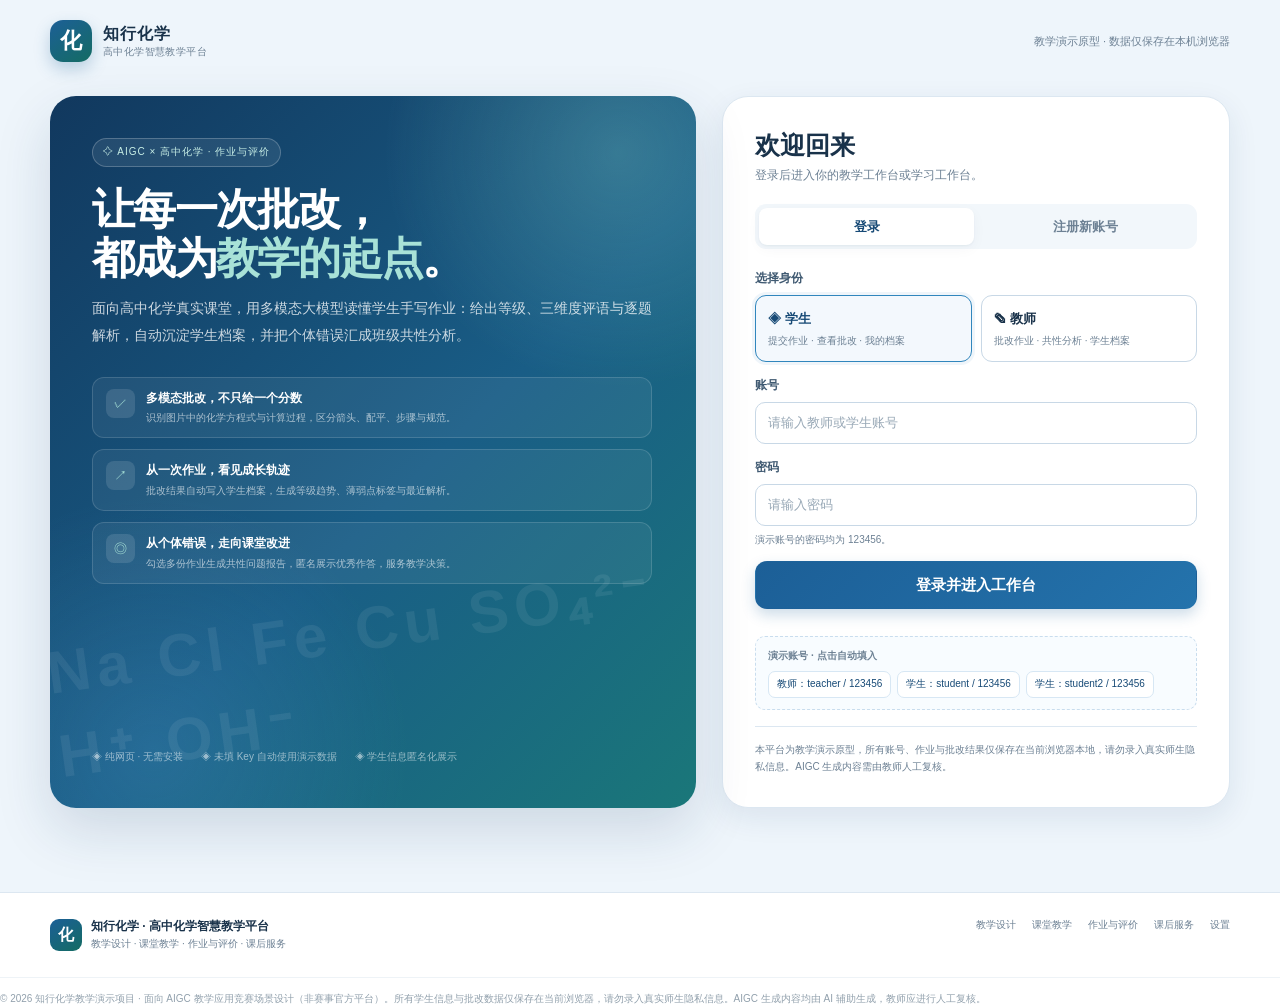
<file: index.html>
<!DOCTYPE html>
<html lang="zh-CN">
<head>
  <meta charset="UTF-8">
  <meta name="viewport" content="width=device-width, initial-scale=1.0">
  <meta name="description" content="知行化学 · 高中化学智慧教学平台：AI 多模态作业批改、学生档案、共性分析与优秀答案墙。">
  <title>知行化学 · 高中化学智慧教学平台</title>
  <link rel="stylesheet" href="style.css">
</head>
<body class="auth-page">
  <a class="skip-link" href="#authCard">跳到登录表单</a>

  <div class="page-shell auth-topbar">
    <a class="brand" href="index.html" aria-label="知行化学首页">
      <span class="brand-mark">化</span>
      <span class="brand-text"><strong>知行化学</strong><small>高中化学智慧教学平台</small></span>
    </a>
    <span class="auth-topbar-note">教学演示原型 · 数据仅保存在本机浏览器</span>
  </div>

  <main class="page-shell">
    <div class="auth-wrap">
      <section class="auth-intro" aria-label="平台介绍">
        <div>
          <span class="intro-badge">✧ AIGC × 高中化学 · 作业与评价</span>
          <h1 class="intro-title">让每一次批改，<br>都成为<span>教学的起点</span>。</h1>
          <p class="intro-lead">面向高中化学真实课堂，用多模态大模型读懂学生手写作业：给出等级、三维度评语与逐题解析，自动沉淀学生档案，并把个体错误汇成班级共性分析。</p>

          <div class="intro-points">
            <div class="intro-point">
              <span class="intro-point-icon">✓</span>
              <div><strong>多模态批改，不只给一个分数</strong><small>识别图片中的化学方程式与计算过程，区分箭头、配平、步骤与规范。</small></div>
            </div>
            <div class="intro-point">
              <span class="intro-point-icon">↗</span>
              <div><strong>从一次作业，看见成长轨迹</strong><small>批改结果自动写入学生档案，生成等级趋势、薄弱点标签与最近解析。</small></div>
            </div>
            <div class="intro-point">
              <span class="intro-point-icon">◎</span>
              <div><strong>从个体错误，走向课堂改进</strong><small>勾选多份作业生成共性问题报告，匿名展示优秀作答，服务教学决策。</small></div>
            </div>
          </div>
        </div>

        <div class="intro-note">
          <span>◈ 纯网页 · 无需安装</span>
          <span>◈ 未填 Key 自动使用演示数据</span>
          <span>◈ 学生信息匿名化展示</span>
        </div>
      </section>

      <section class="auth-card" id="authCard" aria-label="登录与注册">
        <div class="auth-session-banner" id="sessionBanner" hidden>
          <span id="sessionText">你已登录。</span>
          <a href="#" id="continueLink">进入工作台 →</a>
        </div>

        <div class="auth-card-head">
          <h2 id="authTitle">欢迎回来</h2>
          <p id="authSubtitle">登录后进入你的教学工作台或学习工作台。</p>
        </div>

        <div class="auth-tabs" role="tablist" aria-label="登录或注册">
          <button class="auth-tab" type="button" role="tab" data-auth-tab="login" aria-selected="true" aria-controls="loginPanel">登录</button>
          <button class="auth-tab" type="button" role="tab" data-auth-tab="register" aria-selected="false" aria-controls="registerPanel">注册新账号</button>
        </div>

        <div class="alert alert-info" id="authAlert" hidden></div>

        <div class="alert alert-warning" id="restoreBar" hidden>
          <span class="alert-icon">!</span>
          <div style="flex:1;">
            <strong>演示数据已清空。</strong> 可以重新注册账号，或一键恢复预置的教师/学生演示数据。
            <div style="margin-top:8px;"><button class="btn btn-secondary btn-sm" type="button" id="restoreDemo">恢复预置演示数据</button></div>
          </div>
        </div>

        <form class="auth-form" id="loginForm" autocomplete="on" novalidate>
          <div class="field">
            <label>选择身份</label>
            <div class="role-choice">
              <label class="role-option">
                <input type="radio" name="loginRole" value="student" checked>
                <span class="role-title">◈ 学生</span>
                <span class="role-desc">提交作业 · 查看批改 · 我的档案</span>
              </label>
              <label class="role-option">
                <input type="radio" name="loginRole" value="teacher">
                <span class="role-title">✎ 教师</span>
                <span class="role-desc">批改作业 · 共性分析 · 学生档案</span>
              </label>
            </div>
          </div>

          <div class="field">
            <label for="loginUsername">账号</label>
            <input class="input" id="loginUsername" name="username" type="text" placeholder="请输入教师或学生账号" autocomplete="username" required>
          </div>

          <div class="field">
            <label for="loginPassword">密码</label>
            <input class="input" id="loginPassword" name="password" type="password" placeholder="请输入密码" autocomplete="current-password" required>
            <span class="field-hint">演示账号的密码均为 123456。</span>
          </div>

          <button class="btn btn-primary btn-lg btn-block" type="submit">登录并进入工作台</button>

          <div class="demo-accounts">
            <span>演示账号 · 点击自动填入</span>
            <div class="demo-account-row">
              <button class="demo-account" type="button" data-demo="teacher">教师：teacher / 123456</button>
              <button class="demo-account" type="button" data-demo="student">学生：student / 123456</button>
              <button class="demo-account" type="button" data-demo="student2">学生：student2 / 123456</button>
            </div>
          </div>
        </form>

        <form class="auth-form" id="registerForm" autocomplete="on" novalidate hidden>
          <div class="field">
            <label>注册身份</label>
            <div class="role-choice">
              <label class="role-option">
                <input type="radio" name="registerRole" value="student" checked>
                <span class="role-title">◈ 学生</span>
                <span class="role-desc">自动创建学生档案</span>
              </label>
              <label class="role-option">
                <input type="radio" name="registerRole" value="teacher">
                <span class="role-title">✎ 教师</span>
                <span class="role-desc">管理班级与作业批改</span>
              </label>
            </div>
          </div>

          <div class="form-grid">
            <div class="field">
              <label for="registerName">姓名 <span class="required">*</span></label>
              <input class="input" id="registerName" name="name" type="text" placeholder="例如：王小明" maxlength="20" required>
            </div>
            <div class="field">
              <label for="registerClass">班级</label>
              <input class="input" id="registerClass" name="className" type="text" value="高一（3）班" maxlength="24">
            </div>
          </div>

          <div class="field">
            <label for="registerUsername">账号 <span class="required">*</span></label>
            <input class="input" id="registerUsername" name="username" type="text" placeholder="3—20 位字母、数字、中文或下划线" autocomplete="username" required>
          </div>

          <div class="form-grid">
            <div class="field">
              <label for="registerPassword">密码 <span class="required">*</span></label>
              <input class="input" id="registerPassword" name="password" type="password" placeholder="至少 6 位" autocomplete="new-password" required>
            </div>
            <div class="field">
              <label for="registerConfirm">确认密码 <span class="required">*</span></label>
              <input class="input" id="registerConfirm" name="confirm" type="password" placeholder="再次输入密码" autocomplete="new-password" required>
            </div>
          </div>

          <button class="btn btn-primary btn-lg btn-block" type="submit">创建账号并进入工作台</button>
          <p class="field-hint" style="margin:0;">注册成功后，学生账号会自动生成学生档案；教师账号可查看本班学生档案。演示数据会保留，可随时在设置页清空。</p>
        </form>

        <div class="auth-footer">
          本平台为教学演示原型，所有账号、作业与批改结果仅保存在当前浏览器本地，请勿录入真实师生隐私信息。AIGC 生成内容需由教师人工复核。
        </div>
      </section>
    </div>
  </main>

  <div id="site-footer"></div>

  <script src="common.js"></script>
  <script>
    (function () {
      'use strict';
      var CH = window.ChemHub;
      CH.seedDemoData();
      CH.renderFooter();

      var loginForm = document.getElementById('loginForm');
      var registerForm = document.getElementById('registerForm');
      var alertBox = document.getElementById('authAlert');
      var title = document.getElementById('authTitle');
      var subtitle = document.getElementById('authSubtitle');
      var sessionBanner = document.getElementById('sessionBanner');
      var sessionText = document.getElementById('sessionText');
      var continueLink = document.getElementById('continueLink');
      var restoreBar = document.getElementById('restoreBar');
      var restoreDemoBtn = document.getElementById('restoreDemo');

      restoreDemoBtn.addEventListener('click', function () {
        CH.seedDemoData(true);
        CH.toast('预置演示数据已恢复。', 'success');
        setTimeout(function () { location.href = 'index.html?restored=1'; }, 500);
      });

      function showAlert(message, type) {
        alertBox.className = 'alert alert-' + (type || 'danger');
        alertBox.innerHTML = '<span class="alert-icon">' + (type === 'success' ? '✓' : '!') + '</span><div>' + CH.escapeHTML(message) + '</div>';
        alertBox.hidden = false;
      }

      function hideAlert() {
        alertBox.hidden = true;
      }

      var current = CH.getCurrentUser();
      if (current) {
        sessionBanner.hidden = false;
        sessionText.textContent = '当前已登录：' + current.name + '（' + (current.role === 'teacher' ? '教师' : '学生') + ' · ' + (current.className || CH.DEMO_CLASS) + '）';
        continueLink.href = CH.dashboardFor(current.role);
      }

      var params = new URLSearchParams(location.search);
      if (params.get('logout') === '1') {
        CH.toast('已安全退出，本地数据仍保留。', 'success');
      }
      if (params.get('reason') === 'auth') {
        sessionBanner.hidden = true;
        CH.toast('请先登录后再访问该页面。', 'warning');
      }
      if (params.get('cleared') === '1') {
        restoreBar.hidden = false;
        CH.toast('演示数据已清空，可重新注册或一键恢复演示数据。', 'warning');
      }
      if (params.get('restored') === '1') {
        CH.toast('预置演示数据已恢复，可用演示账号重新登录。', 'success');
      }
      if (params.get('tab') === 'register') {
        switchTab('register');
      }

      function switchTab(name) {
        var tabs = document.querySelectorAll('[data-auth-tab]');
        for (var i = 0; i < tabs.length; i += 1) {
          tabs[i].setAttribute('aria-selected', tabs[i].getAttribute('data-auth-tab') === name ? 'true' : 'false');
        }
        loginForm.hidden = name !== 'login';
        registerForm.hidden = name !== 'register';
        if (name === 'login') {
          title.textContent = '欢迎回来';
          subtitle.textContent = '登录后进入你的教学工作台或学习工作台。';
        } else {
          title.textContent = '创建你的账号';
          subtitle.textContent = '选择身份，几步完成注册；学生账号会自动建立档案。';
        }
        hideAlert();
      }

      var tabs = document.querySelectorAll('[data-auth-tab]');
      for (var i = 0; i < tabs.length; i += 1) {
        tabs[i].addEventListener('click', function () {
          switchTab(this.getAttribute('data-auth-tab'));
        });
      }

      function setLoginRole(role) {
        var options = loginForm.querySelectorAll('input[name="loginRole"]');
        for (var i = 0; i < options.length; i += 1) options[i].checked = options[i].value === role;
        var regOptions = registerForm.querySelectorAll('input[name="registerRole"]');
        for (var j = 0; j < regOptions.length; j += 1) regOptions[j].checked = regOptions[j].value === role;
      }

      var demoButtons = document.querySelectorAll('[data-demo]');
      for (var d = 0; d < demoButtons.length; d += 1) {
        demoButtons[d].addEventListener('click', function () {
          var account = this.getAttribute('data-demo');
          var demo = {
            teacher: { username: 'teacher', role: 'teacher', password: '123456' },
            student: { username: 'student', role: 'student', password: '123456' },
            student2: { username: 'student2', role: 'student', password: '123456' }
          }[account];
          if (!demo) return;
          switchTab('login');
          setLoginRole(demo.role);
          document.getElementById('loginUsername').value = demo.username;
          document.getElementById('loginPassword').value = demo.password;
          hideAlert();
          CH.toast('已填入演示账号，点击“登录并进入工作台”。', 'info');
        });
      }

      loginForm.addEventListener('submit', function (event) {
        event.preventDefault();
        hideAlert();
        var roleOption = loginForm.querySelector('input[name="loginRole"]:checked');
        var role = roleOption ? roleOption.value : '';
        var username = document.getElementById('loginUsername').value;
        var password = document.getElementById('loginPassword').value;
        if (!username.trim() || !password) {
          showAlert('请输入账号和密码。', 'warning');
          return;
        }
        var result = CH.login(username, password, role);
        if (!result.ok) {
          showAlert(result.message, 'danger');
          return;
        }
        showAlert('登录成功，正在进入工作台……', 'success');
        setTimeout(function () {
          location.href = CH.dashboardFor(result.user.role);
        }, 260);
      });

      registerForm.addEventListener('submit', function (event) {
        event.preventDefault();
        hideAlert();
        var roleOption = registerForm.querySelector('input[name="registerRole"]:checked');
        var role = roleOption ? roleOption.value : 'student';
        var name = document.getElementById('registerName').value;
        var username = document.getElementById('registerUsername').value;
        var password = document.getElementById('registerPassword').value;
        var confirm = document.getElementById('registerConfirm').value;
        var className = document.getElementById('registerClass').value;
        if (!name.trim() || !username.trim() || !password) {
          showAlert('请完整填写姓名、账号和密码。', 'warning');
          return;
        }
        if (password !== confirm) {
          showAlert('两次输入的密码不一致，请重新确认。', 'danger');
          return;
        }
        var result = CH.register({ name: name, username: username, password: password, role: role, className: className });
        if (!result.ok) {
          showAlert(result.message, 'danger');
          return;
        }
        showAlert('注册成功，正在进入' + (result.user.role === 'teacher' ? '教师' : '学生') + '工作台……', 'success');
        setTimeout(function () {
          location.href = CH.dashboardFor(result.user.role);
        }, 320);
      });

      var allInputs = document.querySelectorAll('.auth-form .input');
      for (var k = 0; k < allInputs.length; k += 1) {
        allInputs[k].addEventListener('input', hideAlert);
      }
    })();
  </script>
</body>
</html>
</file>
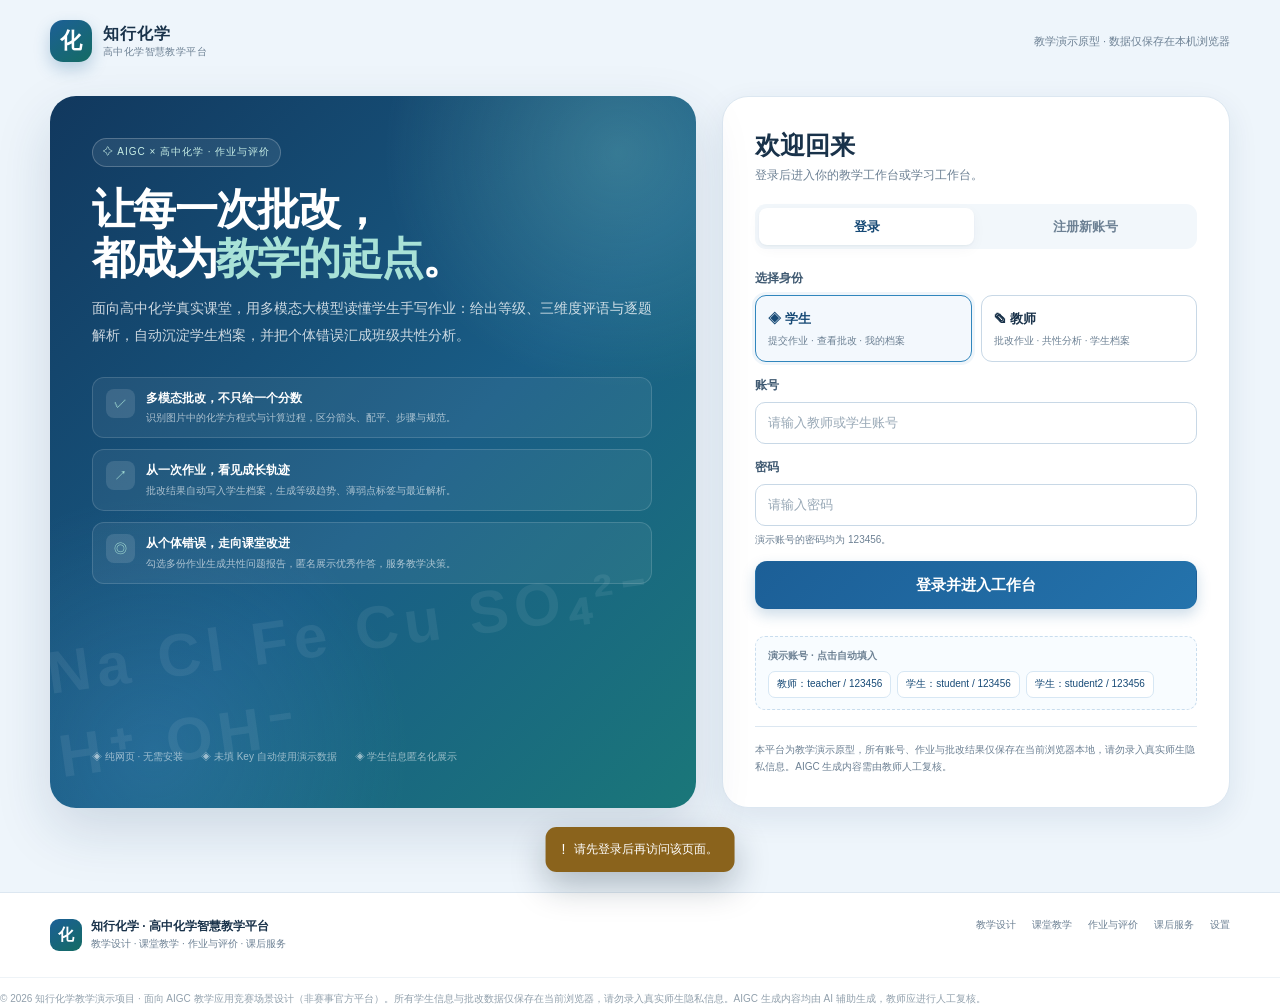
<file: after-school-service.html>
<!DOCTYPE html>
<html lang="zh-CN">
<head>
  <meta charset="UTF-8">
  <meta name="viewport" content="width=device-width, initial-scale=1.0">
  <meta name="description" content="课后答疑助手：上传或输入高中化学题，按步进式脚手架先想一步，再看提示与规范解析，并生成靶向变式。">
  <title>课后答疑助手 · 知行化学</title>
  <link rel="stylesheet" href="style.css">
</head>
<body>
  <a class="skip-link" href="#main">跳到主要内容</a>
  <div id="site-header"></div>

  <main class="page-shell" id="main">
    <section class="placeholder-hero qa-hero" data-number="04">
      <span class="eyebrow">课后服务 · 已上线</span>
      <h1>课后答疑助手</h1>
      <p>不直接给答案，先陪你想一步。把题干、关键数据或题目照片交给助手，它会先拆成 3—6 个可思考的步骤：先给方向，再给原理，最后才展开规范解析。弄懂一步，再进入下一步；最后用一道靶向变式检验是否真的掌握。</p>
      <div class="qa-hero-tags">
        <span>步进式脚手架</span><span>多模态识题</span><span>演示可用</span><span>独立思考率</span>
      </div>
      <div class="form-actions">
        <a class="btn btn-primary" href="#qa-compose">开始拆解一道题</a>
        <a class="btn btn-secondary" href="settings.html" id="modelSettingsCta">配置模型</a>
        <a class="btn btn-ghost" href="teacher-homework.html" id="homeworkCta">作业与评价</a>
      </div>
      <p class="qa-hero-note">未配置 API Key 也能完整体验：系统会自动使用内置示例题，所有按钮都可点通。步进式脚手架思路参考同学作品「循迹·化析」，界面、代码与数据结构已按本平台重写。</p>
    </section>

    <div class="qa-grid section">
      <div class="stack">
        <section class="card qa-compose" id="qa-compose">
          <div class="card-header">
            <div><h2>把题目交给助手</h2><p>支持文字、图片或两者一起；助手先拆步骤，再逐层给提示。</p></div>
            <span class="tag tag-amber" id="qaModelBadge">演示模式</span>
          </div>
          <div class="card-body stack-sm">
            <div class="field">
              <label>题型</label>
              <div class="mode-tabs" id="modeTabs" aria-label="选择题型"></div>
            </div>
            <div class="field">
              <label for="qaText">题目文本</label>
              <textarea class="input qa-textarea" id="qaText" maxlength="6000" placeholder="把题干、已知条件和你卡住的地方贴在这里。例如：在 2 L 密闭容器中充入 2 mol SO₂ 和 1 mol O₂……"></textarea>
              <span class="field-hint">不需要抄完整试卷；题干、关键数据和你已经想到的一步就够。手写识别不确定处，助手会标【识别存疑：xxx】。</span>
            </div>
            <div class="field">
              <label>题目图片</label>
              <div class="qa-drop" id="qaDrop" role="button" tabindex="0" aria-label="上传题目图片">
                <div class="qa-drop-icon">＋</div>
                <strong>拖入图片，或点击选择</strong>
                <span>JPG / PNG / WebP / GIF，最多 4 张；PDF 请先截图或导出为图片</span>
                <input type="file" id="qaFile" accept="image/jpeg,image/png,image/webp,image/gif,application/pdf" multiple hidden>
              </div>
              <div class="qa-thumbs" id="qaThumbs" hidden></div>
              <span class="field-hint">图片会压缩后随题目一起发送；未配置 Key 时不会真正识图，页面会明确提示。</span>
            </div>
            <div class="qa-example-row">
              <span>没有题目？载入示例：</span>
              <button type="button" class="qa-example" data-example="lithium">锂电池回收</button>
              <button type="button" class="qa-example" data-example="organic">有机合成</button>
              <button type="button" class="qa-example" data-example="equilibrium">SO₂ 平衡</button>
              <button type="button" class="qa-example" data-example="carbonate">混合物计算</button>
            </div>
            <div class="form-actions">
              <button class="btn btn-primary" type="button" id="qaAnalyze">开始拆解</button>
              <button class="btn btn-ghost" type="button" id="qaReset">清空</button>
              <span class="small muted" id="qaInline"></span>
            </div>
            <div class="alert alert-info qa-privacy"><span class="alert-icon">i</span><div><strong>先想一步，再看解析：</strong>助手不会把最终答案放在第一屏。每一关先给方向，再给原理，最后才展开规范解析。请先写下你的思路，再点“提交思路，请 AI 点评”。</div></div>
          </div>
        </section>

        <div id="qaStatus" hidden></div>

        <section class="card qa-welcome" id="qaWelcome">
          <div class="card-header"><div><h2>怎么用</h2><p>把一次“看答案”变成一次真正的思考练习。</p></div></div>
          <div class="card-body">
            <div class="qa-steps">
              <div class="qa-step"><b>01</b><div><strong>先描述卡点</strong><p>贴题干或上传图片，选一个题型；如果不知道题型，就选“自动识别”。</p></div></div>
              <div class="qa-step"><b>02</b><div><strong>逐层要提示</strong><p>先自己写一句思路，再点“看方向提示”；还不够，再点“看关键原理”。</p></div></div>
              <div class="qa-step"><b>03</b><div><strong>讲明白再变式</strong><p>点“我讲明白了”记录掌握；全部走完后生成一道靶向变式，检验能否迁移。</p></div></div>
            </div>
            <div class="alert alert-info" style="margin:0;"><span class="alert-icon">i</span><div><strong>演示说明：</strong>没有填写 API Key 时，助手会使用 4 道内置示例题演示完整流程，不会假装识别了你上传的图片。配置 Key 后，才会把文字与图片发送给你选择的模型。</div></div>
          </div>
        </section>

        <section class="card qa-result" id="qaResult" hidden>
          <div class="card-header qa-result-head">
            <div>
              <div class="qa-meta-line"><span class="tag" id="qaModeTag">题型</span><span class="tag tag-amber" id="qaDemoTag">演示示例</span></div>
              <h2 id="qaTitle">题目拆解</h2>
              <p id="qaGoal"></p>
            </div>
            <div class="qa-result-side">
              <span class="qa-progress-label" id="qaProgressLabel">0 / 0 步</span>
              <a class="btn btn-ghost btn-sm" href="#qa-compose">换一道题</a>
            </div>
          </div>
          <div class="card-body">
            <div class="qa-tags" id="qaTags"></div>
            <div class="qa-progress">
              <div class="qa-progress-top"><span>独立思考率</span><strong id="qaRate">0%</strong></div>
              <div class="qa-meter" aria-hidden="true"><span id="qaMeter"></span></div>
              <div class="qa-progress-foot">
                <span>已掌握 <b id="qaMastered">0</b></span>
                <span>提示 <b id="qaHintCount">0</b></span>
                <span>思路 <b id="qaThoughtCount">0</b></span>
              </div>
            </div>
            <div class="qa-nodes" id="qaNodes"></div>
            <div class="qa-result-actions">
              <button class="btn btn-primary" type="button" id="qaGenerateVariant">生成靶向变式</button>
              <button class="btn btn-ghost" type="button" id="qaResetResult">重新开始</button>
              <span class="small muted">建议先把每一步讲明白，再做变式。</span>
            </div>
          </div>
        </section>

        <section class="card" id="qaVariantSection" hidden>
          <div class="card-header"><div><h2>靶向变式</h2><p>换一个情境，检验刚才的方法能不能迁移。</p></div><span class="tag tag-green" id="qaVariantSkill">变式训练</span></div>
          <div class="card-body" id="qaVariantBody"></div>
        </section>

        <section class="card qa-history">
          <div class="card-header"><div><h2>我的答疑记录</h2><p>只保存在当前浏览器，最多保留 12 条；可随时载入继续想。</p></div><button class="btn btn-ghost btn-sm" type="button" id="qaClearHistory">清空记录</button></div>
          <div class="card-body" id="qaHistoryBody"><div class="qa-empty-small">还没有答疑记录。完成一次拆解后，这里会自动保存。</div></div>
        </section>
      </div>

      <aside class="stack">
        <section class="card">
          <div class="card-header"><div><h2>模型状态</h2><p>演示模式与真实模型会自动切换。</p></div></div>
          <div class="card-body">
            <div class="qa-model-status"><span class="status-dot amber" id="qaModelDot"></span><div><strong id="qaModelName">演示模式</strong><small id="qaModelBase">未配置 API Key</small></div></div>
            <p class="qa-model-hint" id="qaModelHint">未配置 Key 时使用内置示例题，所有功能可点通。</p>
            <a class="btn btn-secondary btn-sm btn-block" href="settings.html">打开设置 · 配置模型</a>
            <div class="privacy-note" style="margin-top:12px;"><strong>免费模型提醒：</strong>同学源码包里没有可直接使用的免费 Key。可在设置页一键填入 DeepSeek、Gemini、智谱或硅基流动的接口，免费额度需你自己注册获取，不要共用他人的 Key。</div>
          </div>
        </section>

        <section class="card">
          <div class="card-header"><div><h2>使用步骤</h2><p>三步，不急着看答案。</p></div></div>
          <div class="card-body">
            <ol class="qa-steps qa-steps-compact">
              <li><b>1</b><div><strong>写一句自己的思路</strong><span>哪怕不完整，也先写下来。</span></div></li>
              <li><b>2</b><div><strong>按需取提示</strong><span>方向 → 原理 → 规范解析。</span></div></li>
              <li><b>3</b><div><strong>讲明白 + 做变式</strong><span>能迁移，才算真的会。</span></div></li>
            </ol>
          </div>
        </section>

        <section class="card">
          <div class="card-header"><div><h2>本次学习</h2><p>只统计当前这道题。</p></div></div>
          <div class="card-body">
            <div class="qa-side-stats">
              <div><strong id="qaSideMastered">0 / 0</strong><span>已掌握步骤</span></div>
              <div><strong id="qaSideRate">0%</strong><span>独立思考率</span></div>
              <div><strong id="qaSideThoughts">0</strong><span>写下思路</span></div>
              <div><strong id="qaSideHints">0</strong><span>使用提示</span></div>
            </div>
            <p class="qa-side-note" id="qaSideNote">完成一次拆解后，这里会显示你的思考轨迹。</p>
          </div>
        </section>

        <section class="card">
          <div class="card-header"><div><h2>最近答疑</h2><p>点一条可继续上次的进度。</p></div></div>
          <div class="card-body" id="qaRecent"><div class="qa-empty-small">还没有记录。</div></div>
        </section>
      </aside>
    </div>

    <section class="section">
      <div class="alert alert-warning"><span class="alert-icon">!</span><div><strong>使用边界：</strong>助手用于课后思考引导，不替代教师讲评，也不直接代写作业。AI 生成的解析、提示与变式可能存在错误，请以教材、教师讲解和实验事实为准；涉及真实学生姓名、学号、手写作业原图时，请先脱敏并取得授权。</div></div>
    </section>
  </main>

  <div id="site-footer"></div>
  <script src="common.js"></script>
  <script>
    (function () {
      'use strict';
      var CH = window.ChemHub;
      var user = CH.setupPage({ active: 'after', title: '课后答疑助手 · 知行化学' });
      if (!user) return;

      var HISTORY_KEY = 'chemhub_qa_history_v1';
      var MAX_IMAGES = 4;
      var MAX_HISTORY = 12;

      var MODE_OPTIONS = [
        { id: 'auto', label: '自动识别' },
        { id: 'industrial', label: '工业流程' },
        { id: 'organic', label: '有机推断' },
        { id: 'experiment', label: '实验探究' },
        { id: 'principle', label: '反应原理' },
        { id: 'calculation', label: '计算题' },
        { id: 'other', label: '其他综合' }
      ];

      var state = {
        mode: 'auto',
        images: [],
        topic: null,
        progress: {},
        variant: null,
        busy: false,
        historyId: ''
      };

      var els = {
        modeTabs: document.getElementById('modeTabs'),
        text: document.getElementById('qaText'),
        drop: document.getElementById('qaDrop'),
        file: document.getElementById('qaFile'),
        thumbs: document.getElementById('qaThumbs'),
        analyze: document.getElementById('qaAnalyze'),
        reset: document.getElementById('qaReset'),
        inline: document.getElementById('qaInline'),
        status: document.getElementById('qaStatus'),
        welcome: document.getElementById('qaWelcome'),
        result: document.getElementById('qaResult'),
        title: document.getElementById('qaTitle'),
        goal: document.getElementById('qaGoal'),
        modeTag: document.getElementById('qaModeTag'),
        demoTAG: document.getElementById('qaDemoTag'),
        tags: document.getElementById('qaTags'),
        nodes: document.getElementById('qaNodes'),
        progressLabel: document.getElementById('qaProgressLabel'),
        mastered: document.getElementById('qaMastered'),
        hintCount: document.getElementById('qaHintCount'),
        thoughtCount: document.getElementById('qaThoughtCount'),
        rate: document.getElementById('qaRate'),
        meter: document.getElementById('qaMeter'),
        sideMastered: document.getElementById('qaSideMastered'),
        sideRate: document.getElementById('qaSideRate'),
        sideThoughts: document.getElementById('qaSideThoughts'),
        sideHints: document.getElementById('qaSideHints'),
        sideNote: document.getElementById('qaSideNote'),
        generateVariant: document.getElementById('qaGenerateVariant'),
        resetResult: document.getElementById('qaResetResult'),
        variantSection: document.getElementById('qaVariantSection'),
        variantBody: document.getElementById('qaVariantBody'),
        variantSkill: document.getElementById('qaVariantSkill'),
        historyBody: document.getElementById('qaHistoryBody'),
        recent: document.getElementById('qaRecent'),
        clearHistory: document.getElementById('qaClearHistory'),
        modelBadge: document.getElementById('qaModelBadge'),
        modelDot: document.getElementById('qaModelDot'),
        modelName: document.getElementById('qaModelName'),
        modelBase: document.getElementById('qaModelBase'),
        modelHint: document.getElementById('qaModelHint')
      };

      var DEMO_TOPICS = {
        lithium: {
          id: 'li_battery',
          mode: 'industrial',
          title: '废旧锂电池正极材料（LiCoO₂）回收制备 Co₃O₄',
          core_goal: '沿“碱浸—还原浸出—调 pH 除铁—沉钴煅烧”的流程，建立物料去向、氧化还原与条件控制的分析链。',
          raw_text: '某废旧锂电池正极材料主要含 LiCoO₂，还含少量 Al、Fe。某小组设计如下回收流程：① 用 NaOH 溶液碱浸；② 向滤渣中加入 H₂SO₄ 和 H₂O₂ 酸浸；③ 调节 pH 除去 Fe³⁺；④ 加入 Na₂CO₃ 沉钴，过滤、洗涤、煅烧得到 Co₃O₄。回答：每一步的作用、H₂O₂ 的作用、调 pH 的原理，以及煅烧时 Co 的化合价变化。',
          knowledge_tags: ['工业流程', '氧化还原', 'pH 调控', '绿色化学'],
          nodes: [
            {
              id: 'li_1',
              step_name: '① 碱浸除铝',
              material_change: 'Al 与 NaOH 反应生成 NaAlO₂ 和 H₂；LiCoO₂ 不溶于碱，留在滤渣中。',
              scaffold_question: '为什么第一步先用 NaOH 碱浸，而不是直接酸浸？',
              hint_level_1: '先看 Al 的两性：它既能与酸反应，也能与强碱反应。',
              hint_level_2: '若先酸浸，Al 也会进入溶液，后续除铝更麻烦；碱浸能把 Al 选择性溶解。',
              key_equation: '2Al + 2NaOH + 2H₂O → 2NaAlO₂ + 3H₂↑',
              trap_alert: '不要写成 Al + NaOH → …… 未配平，也不要漏掉水。'
            },
            {
              id: 'li_2',
              step_name: '② 还原浸出',
              material_change: 'LiCoO₂ 中 Co 为 +3；H₂O₂ 作还原剂，把 Co(III) 还原为 Co²⁺，便于酸溶。',
              scaffold_question: 'H₂O₂ 在这里为什么作还原剂？请从 Co 的化合价变化说明。',
              hint_level_1: 'LiCoO₂ 中 Li 为 +1、O 为 -2，可以算出 Co 的平均化合价。',
              hint_level_2: 'Co 从 +3 降到 +2，需要得到电子；H₂O₂ 中的 O 从 -1 升到 0，失去电子。',
              key_equation: '2LiCoO₂ + 3H₂SO₄ + H₂O₂ → Li₂SO₄ + 2CoSO₄ + O₂↑ + 4H₂O',
              trap_alert: 'H₂O₂ 只写“氧化剂”会丢分；这里的角色是还原剂，注意 Co 被还原。'
            },
            {
              id: 'li_3',
              step_name: '③ 调 pH 除铁',
              material_change: 'Fe³⁺ 水解生成 Fe(OH)₃ 沉淀；pH 不能过高，否则 Co²⁺ 也会沉淀。',
              scaffold_question: '调 pH 为什么能除铁？pH 过大有什么后果？',
              hint_level_1: '从 Fe³⁺ 的水解平衡出发，增大 pH 会促进水解。',
              hint_level_2: '不同金属氢氧化物的 Ksp 不同；pH 过高时 Co(OH)₂ 也可能析出。',
              key_equation: 'Fe³⁺ + 3H₂O ⇌ Fe(OH)₃ + 3H⁺',
              trap_alert: '不要只写 Fe³⁺ + 3OH⁻，要说明调 pH 促进水解、把 Fe³⁺ 转为沉淀。'
            },
            {
              id: 'li_4',
              step_name: '④ 沉钴与煅烧',
              material_change: 'Co²⁺ 与 CO₃²⁻ 生成 CoCO₃ 沉淀；煅烧时 Co 由 +2 氧化为 Co₃O₄ 中的 +2 和 +3，需要氧气。',
              scaffold_question: '沉钴后为什么还要煅烧？Co 的化合价怎样变化？',
              hint_level_1: 'CoCO₃ 难溶，先把它从溶液中分离出来；煅烧可得到氧化物。',
              hint_level_2: 'Co₃O₄ 可看作 CoO·Co₂O₃，其中同时有 +2 和 +3 的 Co。',
              key_equation: 'Co²⁺ + CO₃²⁻ → CoCO₃↓；6CoCO₃ + O₂ → 2Co₃O₄ + 6CO₂',
              trap_alert: '煅烧不是在空气中简单分解；Co 被氧化，Co₃O₄ 中 Co 有 +2 和 +3。'
            }
          ],
          offline_variant: {
            question: '关于该回收流程，下列说法正确的是（ ）',
            options: [
              '碱浸的目的是让 LiCoO₂ 溶解，便于后续酸浸',
              '酸浸时加入 H₂O₂ 可将 Co(III) 还原为 Co(II)，提高浸出率',
              '调 pH 除铁时，pH 越高除铁效果一定越好',
              '煅烧 CoCO₃ 得到 Co₃O₄ 的过程中，钴元素化合价不变'
            ],
            answer: 'B',
            analysis: 'A 错，碱浸溶解 Al，LiCoO₂ 留在滤渣；B 对；C 错，pH 过高会使 Co²⁺ 沉淀；D 错，Co 由 +2 变为 +2 和 +3。',
            target_skill: '氧化还原与条件控制'
          }
        },
        organic: {
          id: 'organic_ester',
          mode: 'organic',
          title: '对羟基苯甲酸乙酯类合成路线分析',
          core_goal: '用苯环定位效应与官能团保护顺序，判断有机合成路线是否合理。',
          raw_text: '以甲苯为原料合成对羟基苯甲酸乙酯：① 在苯环上引入取代基；② 将甲基氧化为羧基；③ 卤代芳烃水解并酸化；④ 酚羟基与羧基选择性酯化。讨论取代位置、氧化顺序与保护策略。',
          knowledge_tags: ['有机推断', '定位效应', '官能团保护', '合成路线'],
          nodes: [
            {
              id: 'or_1',
              step_name: '① 定位与取代',
              material_change: '—CH₃ 是邻、对位定位基；—COOH 是间位定位基。先引入 —CH₃ 再取代，更容易得到对位产物。',
              scaffold_question: '若先氧化甲基为羧基，再引入第二个取代基，主要进入什么位置？',
              hint_level_1: '先判断 —CH₃ 和 —COOH 分别属于哪类定位基。',
              hint_level_2: '—COOH 是间位定位基，所以第二个取代基主要进入其间位，而不是对位。',
              key_equation: 'C₆H₅CH₃ + Cl₂ →（FeCl₃）邻/对氯甲苯',
              trap_alert: '不要把 —COOH 也当成邻对位定位基；定位效应看的是原有取代基。'
            },
            {
              id: 'or_2',
              step_name: '② 氧化顺序',
              material_change: '—CH₃ 可被 KMnO₄(H⁺) 氧化为 —COOH；酚羟基容易被氧化，通常先氧化甲基，再引入或保护酚羟基。',
              scaffold_question: '为什么通常先氧化甲基，而不是先引入酚羟基？',
              hint_level_1: '酚羟基具有还原性，容易被强氧化剂氧化。',
              hint_level_2: '若先引入酚羟基，再用 KMnO₄ 氧化甲基，酚羟基可能被破坏。',
              key_equation: 'C₆H₅CH₃ + 3[O] → C₆H₅COOH + H₂O（示意）',
              trap_alert: '忽略酚羟基被氧化，会导致合成顺序判断错误。'
            },
            {
              id: 'or_3',
              step_name: '③ 卤代芳烃水解',
              material_change: '卤代芳烃在 NaOH 水溶液中水解，酸化后得到酚；若先水解再氧化，需考虑酚羟基的保护。',
              scaffold_question: '卤代芳烃水解后为什么要酸化？',
              hint_level_1: '碱性水解得到的是酚钠，不是酚。',
              hint_level_2: '酚钠加酸后才转化为酚；不酸化，产物状态会写错。',
              key_equation: 'Ar—Cl + 2NaOH → Ar—ONa + NaCl + H₂O；Ar—ONa + HCl → Ar—OH + NaCl',
              trap_alert: '只写水解不写酸化，把产物写成酚钠，是常见失分点。'
            },
            {
              id: 'or_4',
              step_name: '④ 选择性酯化',
              material_change: '酚羟基与羧基都可酯化，但酚羟基酯化较难；用乙醇和浓硫酸时主要酯化羧基，需控制条件。',
              scaffold_question: '如何让乙醇主要与羧基酯化，而不与酚羟基反应？',
              hint_level_1: '羧酸与醇的酯化在酸催化、加热条件下较容易进行。',
              hint_level_2: '酚羟基的酯化通常需要更活泼的酰化试剂；控制条件可实现选择性。',
              key_equation: 'C₆H₄(OH)COOH + C₂H₅OH ⇌ C₆H₄(OH)COOC₂H₅ + H₂O',
              trap_alert: '不写可逆号与浓硫酸条件；也不要把两个羟基都酯化。'
            }
          ],
          offline_variant: {
            question: '关于该合成路线，下列说法正确的是（ ）',
            options: [
              '先引入酚羟基再氧化甲基，可以避免酚羟基被氧化',
              '—COOH 是邻对位定位基，因此第二个取代基主要进入其对位',
              '先氧化甲基再引入酚羟基，有利于避免酚羟基在强氧化条件下被破坏',
              '酚羟基与羧基的酯化能力相同，不需要控制反应条件'
            ],
            answer: 'C',
            analysis: 'A 错，酚羟基容易被氧化；B 错，—COOH 是间位定位基；C 对；D 错，二者酯化难易不同，需要控制条件。',
            target_skill: '定位效应与合成顺序'
          }
        },
        equilibrium: {
          id: 'so2_equilibrium',
          mode: 'principle',
          title: '密闭容器中 SO₂ 催化氧化平衡分析',
          core_goal: '用三段式、平衡常数与条件变化，判断转化率和平衡移动。',
          raw_text: '在 2 L 密闭容器中充入 2 mol SO₂ 和 1 mol O₂，一定温度下发生反应 2SO₂(g) + O₂(g) ⇌ 2SO₃(g)，平衡时 SO₃ 为 1.2 mol。求 SO₂、O₂ 的转化率和该温度下的平衡常数；并判断升温、压缩体积、加催化剂对平衡的影响。',
          knowledge_tags: ['化学平衡', '三段式', '平衡常数', '条件变化'],
          nodes: [
            {
              id: 'eq_1',
              step_name: '① 建立三段式',
              material_change: '起始：SO₂ 2 mol、O₂ 1 mol、SO₃ 0；平衡 SO₃ 1.2 mol，则 SO₂ 0.8 mol、O₂ 0.4 mol。',
              scaffold_question: '平衡时 SO₃ 为 1.2 mol，如何用“起始—变化—平衡”三段式表示三种物质的量？',
              hint_level_1: '设 SO₂ 转化了 2x mol，则 O₂ 转化 x mol，SO₃ 生成 2x mol。',
              hint_level_2: '2x = 1.2，所以 x = 0.6；再代回起始量，得到平衡量。',
              key_equation: '2SO₂ + O₂ ⇌ 2SO₃',
              trap_alert: '不要把物质的量直接当浓度；容器体积是 2 L，算 K 前要除以体积。'
            },
            {
              id: 'eq_2',
              step_name: '② 算转化率与 K',
              material_change: 'c(SO₂)=0.4、c(O₂)=0.2、c(SO₃)=0.6 mol/L；α(SO₂)=60%，α(O₂)=60%；K=0.6²/(0.4²×0.2)=11.25。',
              scaffold_question: '转化率和平衡常数分别怎么算？为什么 K 的表达式不带固体或纯液体？',
              hint_level_1: '转化率 = 变化量 ÷ 起始量；K 用平衡浓度，不用起始浓度。',
              hint_level_2: 'K = c²(SO₃) / [c²(SO₂)·c(O₂)]，代入 0.6、0.4、0.2。',
              key_equation: 'K = c²(SO₃) / [c²(SO₂)·c(O₂)]',
              trap_alert: 'O₂ 的指数是 1，不要写成 2；SO₂ 和 SO₃ 的指数才是 2。'
            },
            {
              id: 'eq_3',
              step_name: '③ 条件变化',
              material_change: '升温：正、逆速率都增大，平衡逆向移动，SO₂ 转化率减小，K 减小；压缩体积：正、逆速率都增大，平衡正向移动，转化率增大，K 不变；加催化剂：速率增大，平衡不移动。',
              scaffold_question: '升温、压缩体积、加催化剂分别怎样影响速率、平衡移动和 K？',
              hint_level_1: '先看反应热：SO₂ 催化氧化是放热反应，ΔH < 0。',
              hint_level_2: '催化剂只改变速率，不改变平衡状态；K 只随温度变化。',
              key_equation: '2SO₂ + O₂ ⇌ 2SO₃  ΔH < 0',
              trap_alert: '不要把“加压”与“加催化剂”混为一谈；也不要认为 K 随压强变化。'
            }
          ],
          offline_variant: {
            question: '对于反应 2SO₂(g) + O₂(g) ⇌ 2SO₃(g) ΔH < 0，下列叙述正确的是（ ）',
            options: [
              '升高温度，正、逆反应速率均增大，SO₂ 的平衡转化率增大',
              '压缩容器体积，正、逆反应速率均增大，SO₂ 的平衡转化率增大',
              '加入催化剂，SO₂ 的平衡转化率增大',
              '平衡时，c(SO₃) = c(SO₂)'
            ],
            answer: 'B',
            analysis: 'A 错，升温平衡逆向移动，转化率减小；B 对，压缩体积平衡正向移动；C 错，催化剂不移动平衡；D 错，二者浓度不一定相等。',
            target_skill: '平衡移动与 K 的理解'
          }
        },
        carbonate: {
          id: 'carbonate_mix',
          mode: 'experiment',
          title: '加热法测定 NaHCO₃ 与 Na₂CO₃ 混合物组成',
          core_goal: '用质量差法、守恒关系和气体体积，完成混合物组成计算与误差分析。',
          raw_text: '取 5.00 g NaHCO₃ 与 Na₂CO₃ 的混合物，加热至质量不再变化，固体质量变为 3.45 g。向剩余固体中加入足量稀盐酸，收集到 CO₂（标准状况）。求 NaHCO₃ 的质量分数和 CO₂ 体积。',
          knowledge_tags: ['实验计算', '质量差法', '守恒', '误差分析'],
          nodes: [
            {
              id: 'ca_1',
              step_name: '① 质量差来源',
              material_change: '2NaHCO₃ → Na₂CO₃ + H₂O↑ + CO₂↑；每 2 mol NaHCO₃（168 g）加热后固体减少 62 g。',
              scaffold_question: '加热后固体质量为什么减少？减少的是什么？',
              hint_level_1: 'NaHCO₃ 受热分解，生成物中有气体和水蒸气。',
              hint_level_2: 'H₂O 和 CO₂ 都逸出，所以质量差是二者之和，不是只有 CO₂。',
              key_equation: '2NaHCO₃ → Na₂CO₃ + H₂O↑ + CO₂↑',
              trap_alert: '只减 CO₂、漏掉水蒸气，是这类题最常见的错误。'
            },
            {
              id: 'ca_2',
              step_name: '② 求 NaHCO₃ 质量分数',
              material_change: '质量损失 1.55 g；n(NaHCO₃)=1.55/62×2=0.05 mol；m=4.2 g；质量分数=84%。',
              scaffold_question: '如何由 1.55 g 质量差求 NaHCO₃ 的质量？',
              hint_level_1: '先找质量差与 NaHCO₃ 物质的量的比例关系。',
              hint_level_2: '2 mol NaHCO₃ 对应 62 g 质量差，所以 1.55 g 对应 0.05 mol。',
              key_equation: 'm(NaHCO₃) = 1.55 ÷ 62 × 2 × 84 g',
              trap_alert: '不要把 62 g 当成 1 mol NaHCO₃ 的质量差；比例是 2 mol 对 62 g。'
            },
            {
              id: 'ca_3',
              step_name: '③ 加酸产气与误差',
              material_change: '剩余固体 3.45 g 全为 Na₂CO₃，n=3.45/106=0.03255 mol；CO₂ 体积=0.03255×22.4=0.729 L。若加热不充分，质量差偏小，NaHCO₃ 质量分数偏低。',
              scaffold_question: '剩余固体与盐酸反应产生多少 CO₂？加热不充分会使结果偏高还是偏低？',
              hint_level_1: 'Na₂CO₃ 与盐酸反应，1 mol Na₂CO₃ 生成 1 mol CO₂。',
              hint_level_2: '标准状况下气体摩尔体积为 22.4 L/mol；质量差偏小，算出的 NaHCO₃ 偏少。',
              key_equation: 'Na₂CO₃ + 2HCl → 2NaCl + H₂O + CO₂↑',
              trap_alert: '忘记标准状况的 22.4 L/mol，或把剩余固体质量当成 NaHCO₃ 的质量。'
            }
          ],
          offline_variant: {
            question: '若加热不充分，按上述质量差法测得的 NaHCO₃ 质量分数会（ ）',
            options: ['偏高', '偏低', '不变', '无法判断'],
            answer: 'B',
            analysis: '加热不充分，质量损失偏小，由质量差算出的 NaHCO₃ 偏少，因此质量分数偏低。',
            target_skill: '质量差法与误差分析'
          }
        }
      };

      function asText(value) {
        if (value === null || value === undefined) return '';
        if (typeof value === 'string') return value.trim();
        if (typeof value === 'number') return String(value);
        if (Array.isArray(value)) {
          return value.map(function (item) { return asText(item); }).filter(Boolean).join('；');
        }
        if (typeof value === 'object') {
          return String(value.text || value.comment || value.description || value.value || '').trim();
        }
        return '';
      }

      function textBlock(value) {
        return CH.escapeHTML(asText(value)).replace(/\n/g, '<br>');
      }

      function clone(value) {
        return JSON.parse(JSON.stringify(value));
      }

      function delay(ms) {
        return new Promise(function (resolve) { setTimeout(resolve, ms); });
      }

      function modeLabel(mode) {
        var found = MODE_OPTIONS.filter(function (item) { return item.id === mode; })[0];
        return found ? found.label : '其他综合';
      }

      function normalizeMode(value, fallback) {
        var raw = String(value || '').toLowerCase();
        if (/industrial|工业|流程/.test(raw)) return 'industrial';
        if (/organic|有机|推断/.test(raw)) return 'organic';
        if (/experiment|实验|探究/.test(raw)) return 'experiment';
        if (/principle|原理|平衡/.test(raw)) return 'principle';
        if (/calculation|计算|溶液|定量/.test(raw)) return 'calculation';
        if (/other|综合|其他/.test(raw)) return 'other';
        return fallback || 'other';
      }

      function renderModeTabs() {
        els.modeTabs.innerHTML = MODE_OPTIONS.map(function (item) {
          return '<button type="button" class="mode-pill' + (state.mode === item.id ? ' is-active' : '') + '" data-mode="' + item.id + '" aria-pressed="' + (state.mode === item.id ? 'true' : 'false') + '">' + item.label + '</button>';
        }).join('');
      }

      function setMode(mode) {
        state.mode = mode || 'auto';
        renderModeTabs();
      }

      function renderModel() {
        var settings = CH.getSettings();
        var real = Boolean(settings.apiKey) && !settings.forceDemo;
        els.modelBadge.textContent = real ? ('真实模型 · ' + settings.model) : '演示模式';
        els.modelBadge.className = real ? 'tag tag-green' : 'tag tag-amber';
        els.modelDot.className = real ? 'status-dot' : 'status-dot amber';
        els.modelName.textContent = real ? settings.model : '演示模式';
        els.modelBase.textContent = real ? CH.truncate(settings.apiBase, 48) : '未配置 API Key 或已开启强制演示';
        els.modelHint.textContent = real
          ? '本次拆解会把题目文字与图片发送给你配置的模型；解析仍需教师复核。'
          : '未配置 Key 时使用内置示例题，所有功能可点通；上传的图片不会被真正识别。';
        var settingsLinks = document.querySelectorAll('a[href="settings.html"]');
        for (var i = 0; i < settingsLinks.length; i += 1) {
          settingsLinks[i].setAttribute('title', real ? '修改模型、Key 或接口地址' : '配置 API Key 或免费模型');
        }
      }

      function showStatus(type, message) {
        var icons = { info: 'i', success: '✓', warning: '!', danger: '!' };
        els.status.hidden = false;
        els.status.className = 'alert alert-' + type;
        els.status.innerHTML = '<span class="alert-icon">' + (icons[type] || 'i') + '</span><div>' + message + '</div>';
      }

      function hideStatus() {
        els.status.hidden = true;
        els.status.className = '';
        els.status.innerHTML = '';
      }

      function setBusy(busy) {
        state.busy = busy;
        els.analyze.disabled = busy;
        els.analyze.textContent = busy ? '正在拆解…' : '开始拆解';
      }

      function renderThumbs() {
        els.thumbs.hidden = state.images.length === 0;
        els.thumbs.innerHTML = state.images.map(function (image, index) {
          return '<div class="qa-thumb">' +
            '<img src="' + image.dataUrl + '" alt="题目图片 ' + (index + 1) + '">' +
            '<button type="button" data-remove="' + index + '" aria-label="移除这张图片">×</button>' +
            '<span>' + CH.escapeHTML(CH.truncate(image.name || ('图片 ' + (index + 1)), 18)) + '</span>' +
            '</div>';
        }).join('');
      }

      function addFiles(fileList) {
        var files = Array.prototype.slice.call(fileList || []);
        if (!files.length) return;
        if (state.images.length >= MAX_IMAGES) {
          CH.toast('最多上传 ' + MAX_IMAGES + ' 张图片，请先移除一张。', 'warning');
          return;
        }
        files.slice(0, MAX_IMAGES - state.images.length).forEach(function (file) {
          if (/^application\/pdf$/i.test(file.type) || /\.pdf$/i.test(file.name)) {
            CH.toast('PDF 暂不直接识别，请先截图或导出为 JPG / PNG 图片。', 'warning');
            return;
          }
          if (!/^image\//i.test(file.type)) {
            CH.toast('请选择 JPG、PNG、WebP 或 GIF 图片。', 'warning');
            return;
          }
          if (file.size > 10 * 1024 * 1024) {
            CH.toast('单张图片请控制在 10 MB 以内。', 'warning');
            return;
          }
          CH.compressImage(file, 1600, 0.86).then(function (meta) {
            state.images.push({ dataUrl: meta.dataUrl, name: file.name, width: meta.width, height: meta.height });
            renderThumbs();
            els.inline.textContent = '已添加 ' + state.images.length + ' 张图片，点击“开始拆解”即可。';
          }).catch(function (error) {
            CH.toast(error.message || '图片处理失败，请换一张试试。', 'error');
          });
        });
      }

      function pickDemo(text, mode) {
        var value = String(text || '');
        if (/LiCoO|锂电池|正极|钴酸锂/.test(value)) return DEMO_TOPICS.lithium;
        if (/酯|苯环|甲苯|有机|官能团|对羟基/.test(value)) return DEMO_TOPICS.organic;
        if (/SO₂|SO2|平衡|转化率|平衡常数|11\.25/.test(value)) return DEMO_TOPICS.equilibrium;
        if (/NaHCO|碳酸氢钠|质量分数|质量差|混合物/.test(value)) return DEMO_TOPICS.carbonate;
        if (mode === 'industrial') return DEMO_TOPICS.lithium;
        if (mode === 'organic') return DEMO_TOPICS.organic;
        if (mode === 'principle') return DEMO_TOPICS.equilibrium;
        if (mode === 'experiment' || mode === 'calculation') return DEMO_TOPICS.carbonate;
        return DEMO_TOPICS.lithium;
      }

      function normalizeTopic(raw, fallbackMode) {
        var data = raw && typeof raw === 'object' ? raw : {};
        var nodes = Array.isArray(data.nodes) ? data.nodes : [];
        if (!nodes.length) {
          var noNodes = new Error('模型没有返回可用的拆解步骤。');
          noNodes.code = 'BAD_TOPIC';
          throw noNodes;
        }
        var title = asText(data.title || data.question_title || '化学题拆解');
        var coreGoal = asText(data.core_goal || data.goal || data.summary || '先拆步骤，再逐层理解。');
        var mode = normalizeMode(data.mode, fallbackMode);
        var tags = Array.isArray(data.knowledge_tags) ? data.knowledge_tags : (Array.isArray(data.tags) ? data.tags : []);
        tags = tags.map(asText).filter(Boolean).slice(0, 8);
        var normalized = {
          id: asText(data.id) || ('qa_topic_' + Date.now().toString(36)),
          mode: mode,
          title: title,
          core_goal: coreGoal,
          knowledge_tags: tags,
          nodes: nodes.slice(0, 6).map(function (node, index) {
            var item = node && typeof node === 'object' ? node : { step_name: asText(node) };
            var hints = item.hints && typeof item.hints === 'object' ? item.hints : {};
            return {
              id: asText(item.id) || ('step_' + (index + 1)),
              step_name: asText(item.step_name || item.name || ('第 ' + (index + 1) + ' 步')),
              material_change: asText(item.material_change || item.change || item.material || '本步的关键变化会在第 3 层揭晓。'),
              scaffold_question: asText(item.scaffold_question || item.question || item.guiding_question || '先说说你打算从哪一步开始？'),
              hint_level_1: asText(item.hint_level_1 || item.hint1 || hints.level_1 || '先回到题干，找出与本步有关的已知条件。'),
              hint_level_2: asText(item.hint_level_2 || item.hint2 || hints.level_2 || '试着把“现象—反应—守恒”连成一句话。'),
              key_equation: asText(item.key_equation || item.equation || item.key || '本步暂无固定方程式，请用文字说明依据。'),
              trap_alert: asText(item.trap_alert || item.trap || item.warning || '注意反应条件、配平与守恒关系。')
            };
          }),
          offline_variant: data.offline_variant || null
        };
        return normalized;
      }

      function normalizeVariant(raw, topic) {
        var data = raw && typeof raw === 'object' ? raw : {};
        var options = Array.isArray(data.options) ? data.options.map(asText).filter(Boolean) : [];
        if (!data.question || options.length < 2) {
          var bad = new Error('模型没有返回可用的变式题。');
          bad.code = 'BAD_VARIANT';
          throw bad;
        }
        return {
          question: asText(data.question),
          options: options.slice(0, 6),
          answer: asText(data.answer || data.correct || ''),
          analysis: asText(data.analysis || data.explanation || '请回到题目条件，逐步核对。'),
          target_skill: asText(data.target_skill || data.skill || (topic ? topic.core_goal : '迁移应用'))
        };
      }

      function parseJsonText(text) {
        var value = String(text || '').trim();
        var fence = String.fromCharCode(96, 96, 96);
        if (value.indexOf(fence) === 0) {
          value = value.slice(fence.length).replace(/^json/i, '').trim();
        }
        if (value.slice(-fence.length) === fence) value = value.slice(0, -fence.length).trim();
        var first = value.indexOf('{');
        var last = value.lastIndexOf('}');
        if (first >= 0 && last > first) value = value.slice(first, last + 1);
        try {
          return JSON.parse(value);
        } catch (error) {
          var parseError = new Error('模型返回的内容不是有效 JSON。');
          parseError.code = 'PARSE_ERROR';
          throw parseError;
        }
      }

      function shouldRetry(error, attempt) {
        if (attempt > 0) return false;
        var code = error && error.code;
        if (code === 'EMPTY_RESPONSE' || code === 'PARSE_ERROR' || code === 'BAD_TOPIC' || code === 'BAD_VARIANT' || code === 'BAD_FEEDBACK') return true;
        return code === 'API_ERROR' && error.status === 400;
      }

      async function callJson(systemPrompt, userContent, options, validator) {
        var lastError = null;
        for (var attempt = 0; attempt < 2; attempt += 1) {
          var content = userContent;
          if (attempt === 1) {
            var retryHint = '上一次输出无法解析为 JSON。请只输出一个以 { 开头、以 } 结尾的 JSON 对象，不要使用代码块，不要输出解释文字。';
            content = Array.isArray(content)
              ? content.concat([{ type: 'text', text: retryHint }])
              : String(content || '') + '\n\n' + retryHint;
          }
          try {
            var response = await CH.callDeepSeek([
              { role: 'system', content: systemPrompt },
              { role: 'user', content: content }
            ], {
              jsonMode: attempt === 0,
              maxTokens: options.maxTokens || 8192,
              timeout: options.timeout || 120000,
              temperature: typeof options.temperature === 'number' ? options.temperature : 0.25
            });
            var data = parseJsonText(response.content);
            return validator ? validator(data) : data;
          } catch (error) {
            lastError = error;
            if (!shouldRetry(error, attempt)) throw error;
          }
        }
        throw lastError;
      }

      var TOPIC_SYSTEM = [
        '你是一位高中化学教师，正在做“课后答疑助手”。你的任务不是直接给答案，而是把题目拆成 3—6 个可思考的步骤，用苏格拉底式追问引导学生。',
        '学科硬约束：',
        '1. 化学式、离子符号、电荷、原子守恒必须准确；方程式必须配平，箭头区分“→”和“⇌”，必要时注明条件（△、催化剂、点燃等）。',
        '2. 化学式正确但配平错误时，要在 trap_alert 中明确写“配平错误”，不要笼统说“错误”。',
        '3. 计算题按步骤给分，提示中先引导列式与单位，不直接抛出最终数字。',
        '4. 涉及实验现象时，区分“观察到什么”和“说明什么”；涉及沉淀、气体要注明条件。',
        '5. 手写或图片识别不确定处，用【识别存疑：xxx】标出，不要假装确定。',
        '6. 使用 Unicode 化学式（如 SO₂、Fe³⁺、CO₃²⁻），不要使用 Markdown、LaTeX 或代码块。',
        '输出要求：只输出一个 JSON 对象，不要输出任何解释文字。',
        'JSON 结构：',
        '{"title":"题目简短标题","mode":"industrial|organic|experiment|principle|calculation|other","core_goal":"本题要训练的核心能力，40字以内","knowledge_tags":["标签1","标签2"],"nodes":[{"id":"n1","step_name":"① 步骤名","material_change":"第3层才揭晓的关键变化/结论","scaffold_question":"不剧透答案的追问","hint_level_1":"方向提示，不给答案","hint_level_2":"关键原理提示，仍不给最终结果","key_equation":"本步关键方程式或关系式","trap_alert":"本步最常见的错误与规范提醒"}],"offline_variant":{"question":"一道单选变式","options":["选项A","选项B","选项C","选项D"],"answer":"B","analysis":"解析","target_skill":"考查的方法"}}',
        '要求：nodes 3—6 个；scaffold_question 和 hint_level_1 都不能直接透露最终答案；material_change 可以详细，但它只会在第 3 层展示；offline_variant 必须是可判分的单选题，answer 用 A/B/C/D。'
      ].join('\n');

      var FEEDBACK_SYSTEM = [
        '你是一位高中化学教师，正在点评学生的“一步思路”，不是批改整份作业。',
        '要求：先肯定学生写对的部分；再指出还缺什么；最后用一个问题把思考往前推。不要直接给出最终答案或完整解题过程。',
        '化学式、电荷、守恒、反应条件必须准确；不确定时写【识别存疑：xxx】。',
        '语言控制在 120 字以内，温和、具体、可执行。',
        '只输出 JSON：{"level":"思路清晰|方向基本正确|需要再想一步|暂未形成思路","comment":"点评","next_question":"追问","missing":"还缺的关键点"}'
      ].join('\n');

      var VARIANT_SYSTEM = [
        '你是一位高中化学命题教师，请根据学生刚完成的题目与薄弱步骤，生成 1 道同考点、不同情境的单选题。',
        '要求：四个选项，只有一个正确；干扰项要对应常见错误；解析要说明每个选项为什么对/错；不得超纲。',
        '化学式、配平、电荷与守恒必须准确；使用 Unicode 化学式，不要 Markdown/LaTeX。',
        '只输出 JSON：{"question":"题干","options":["A选项","B选项","C选项","D选项"],"answer":"B","analysis":"解析","target_skill":"考查的方法"}'
      ].join('\n');

      async function requestTopic(text, mode, images) {
        var parts = ['题型：' + modeLabel(mode)];
        if (text) parts.push('题目文本：\n' + text);
        if (images.length) parts.push('已附上 ' + images.length + ' 张题目图片，请先识题，再拆解。');
        var userContent = parts.join('\n\n');
        if (images.length) {
          userContent = [{ type: 'text', text: userContent }].concat(images.map(function (image) {
            return { type: 'image_url', image_url: { url: image.dataUrl, detail: 'high' } };
          }));
        }
        return callJson(TOPIC_SYSTEM, userContent, { maxTokens: 8192, timeout: 120000 }, function (data) {
          return normalizeTopic(data, mode);
        });
      }

      function normalizeFeedback(raw) {
        var data = raw;
        if (typeof data === 'string') {
          data = { comment: data };
        }
        data = data && typeof data === 'object' ? data : {};
        var comment = asText(data.comment || data.feedback || data.评价 || data.点评);
        if (!comment) {
          var bad = new Error('模型没有返回有效点评。');
          bad.code = 'BAD_FEEDBACK';
          throw bad;
        }
        return {
          level: asText(data.level || data.verdict || '方向基本正确'),
          comment: CH.truncate(comment, 240),
          next_question: asText(data.next_question || data.nextQuestion || data.追问 || '请用一句话说明这一步为什么必须这样做。'),
          missing: asText(data.missing || data.缺少 || ''),
          demo: false
        };
      }

      async function requestFeedback(node, thought) {
        var user = '题目：' + state.topic.title + '\n本步：' + node.step_name + '\n引导问题：' + node.scaffold_question + '\n学生思路：' + thought;
        try {
          return await callJson(FEEDBACK_SYSTEM, user, { maxTokens: 900, timeout: 60000, temperature: 0.45 }, normalizeFeedback);
        } catch (error) {
          if (error && error.code === 'NO_KEY') throw error;
          if (error && error.code === 'API_ERROR' && error.status !== 400 && error.status !== 404) throw error;
          var response = await CH.callDeepSeek([
            { role: 'system', content: FEEDBACK_SYSTEM.replace('只输出 JSON：', '请用纯文本回答，不要输出 JSON。格式：先肯定，再指出缺口，最后追问。') },
            { role: 'user', content: user }
          ], { jsonMode: false, maxTokens: 700, timeout: 60000, temperature: 0.45 });
          return normalizeFeedback({ comment: response.content });
        }
      }

      function mockFeedback(node, thought) {
        var compact = String(thought || '').replace(/\s/g, '');
        var hasFormula = /[A-Z][a-z]?\d*|→|⇌|mol|守恒|电子|pH|Ksp/.test(thought);
        var level;
        var comment;
        if (compact.length < 14) {
          level = '需要再想一步';
          comment = '你已经愿意写下第一步，这很好。不过目前更像一个结论，还没有说明“为什么”。先试着回答：' + node.scaffold_question;
        } else if (compact.length < 45 || !hasFormula) {
          level = '方向基本正确';
          comment = '你抓住了“' + node.step_name + '”的大致方向，但推理链还可以更完整。试着按“看到什么—发生什么—守恒关系是什么”写成三句话，再把反应条件补上。';
        } else {
          level = '思路清晰';
          comment = '你的表述已经覆盖了“' + node.step_name + '”的关键环节，因果也比较清楚。再检查一次反应条件与守恒关系，然后打开规范解析对照，看看有没有漏掉的规范表述。';
        }
        return {
          level: level,
          comment: comment,
          next_question: '请用一句话补上：这一步为什么必须这样做？',
          missing: hasFormula ? '反应条件与守恒关系' : '关键依据与因果链',
          demo: true
        };
      }

      async function requestVariant(topic, weakNodes) {
        var user = '题目：' + topic.title + '\n核心目标：' + topic.core_goal + '\n学生还没掌握的步骤：' + (weakNodes.length ? weakNodes.join('；') : '暂无，请围绕核心方法命题') + '\n请生成一道同考点的单选题。';
        return callJson(VARIANT_SYSTEM, user, { maxTokens: 1600, timeout: 90000, temperature: 0.5 }, function (data) {
          return normalizeVariant(data, topic);
        });
      }

      function getProgress(nodeId) {
        var key = String(nodeId);
        if (!state.progress[key]) {
          state.progress[key] = {
            hint1: false,
            hint2: false,
            revealed: false,
            mastered: false,
            stuck: false,
            thought: '',
            feedback: null
          };
        }
        return state.progress[key];
      }

      function getStats() {
        var nodes = state.topic ? state.topic.nodes : [];
        var mastered = 0;
        var hints = 0;
        var thoughts = 0;
        var independent = 0;
        nodes.forEach(function (node) {
          var progress = getProgress(node.id);
          if (progress.mastered) mastered += 1;
          if (progress.hint1) hints += 1;
          if (progress.hint2) hints += 1;
          if (progress.thought) thoughts += 1;
          if (progress.thought && !progress.revealed) independent += 1;
        });
        return {
          total: nodes.length,
          mastered: mastered,
          hints: hints,
          thoughts: thoughts,
          rate: nodes.length ? Math.round(independent / nodes.length * 100) : 0
        };
      }

      function updateStats() {
        var stats = getStats();
        els.mastered.textContent = String(stats.mastered);
        els.hintCount.textContent = String(stats.hints);
        els.thoughtCount.textContent = String(stats.thoughts);
        els.rate.textContent = stats.rate + '%';
        els.meter.style.width = stats.rate + '%';
        els.progressLabel.textContent = stats.mastered + ' / ' + stats.total + ' 步';
        els.sideMastered.textContent = stats.mastered + ' / ' + stats.total;
        els.sideRate.textContent = stats.rate + '%';
        els.sideThoughts.textContent = String(stats.thoughts);
        els.sideHints.textContent = String(stats.hints);
        if (!state.topic) {
          els.sideNote.textContent = '完成一次拆解后，这里会显示你的思考轨迹。';
        } else if (!stats.thoughts) {
          els.sideNote.textContent = '先写一句自己的思路，独立思考率才会开始累计。';
        } else if (stats.rate >= 70) {
          els.sideNote.textContent = '你主要在靠自己的思路推进，继续保持；规范解析只用来对照表达。';
        } else {
          els.sideNote.textContent = '提示用得比较多也没关系，试着在下一题先写一句自己的判断。';
        }
      }

      function renderTags() {
        var tags = state.topic && state.topic.knowledge_tags ? state.topic.knowledge_tags : [];
        els.tags.innerHTML = tags.length
          ? tags.map(function (tag) { return '<span class="tag tag-weak">' + CH.escapeHTML(tag) + '</span>'; }).join('')
          : '<span class="tag tag-gray">暂无知识点标签</span>';
      }

      function renderNodes() {
        if (!state.topic) {
          els.nodes.innerHTML = '';
          return;
        }
        els.nodes.innerHTML = state.topic.nodes.map(function (node, index) {
          var progress = getProgress(node.id);
          var statusText = progress.mastered ? '已掌握' : (progress.revealed ? '解析已打开' : (progress.stuck ? '卡在这里' : '未开始'));
          var statusClass = progress.mastered ? ' is-mastered' : (progress.stuck ? ' is-stuck' : '');
          var hints = '';
          if (progress.hint1) {
            hints += '<div class="qa-hint"><b>方向提示</b>' + textBlock(node.hint_level_1) + '</div>';
          }
          if (progress.hint2) {
            hints += '<div class="qa-hint qa-hint-strong"><b>关键原理</b>' + textBlock(node.hint_level_2) + '</div>';
          }
          var hintButtons = '';
          if (!progress.hint1) {
            hintButtons += '<button type="button" class="btn btn-secondary btn-sm" data-act="hint1">看方向提示</button>';
          }
          if (progress.hint1 && !progress.hint2) {
            hintButtons += '<button type="button" class="btn btn-secondary btn-sm" data-act="hint2">看关键原理</button>';
          }
          var revealed = '';
          if (progress.revealed) {
            revealed = '<div class="qa-reveal">' +
              '<div class="qa-reveal-row"><span class="qa-label">本步关键变化</span><p>' + textBlock(node.material_change) + '</p></div>' +
              '<div class="qa-reveal-row"><span class="qa-label">关键方程式 / 关系式</span><p class="qa-equation">' + textBlock(node.key_equation) + '</p></div>' +
              '<div class="qa-reveal-row qa-trap"><span class="qa-label">易错提醒</span><p>' + textBlock(node.trap_alert) + '</p></div>' +
              '</div>';
          }
          var feedback = '';
          if (progress.feedback) {
            feedback = '<div class="qa-feedback">' +
              '<div class="qa-feedback-head"><span class="tag tag-green">' + CH.escapeHTML(progress.feedback.level || '方向基本正确') + '</span>' + (progress.feedback.demo ? '<span class="tag tag-amber">本地演示点评</span>' : '<span class="tag">AI 点评</span>') + '</div>' +
              '<p>' + textBlock(progress.feedback.comment) + '</p>' +
              (progress.feedback.missing ? '<p class="qa-feedback-missing"><strong>还缺：</strong>' + textBlock(progress.feedback.missing) + '</p>' : '') +
              (progress.feedback.next_question ? '<p class="qa-feedback-next"><strong>再想一步：</strong>' + textBlock(progress.feedback.next_question) + '</p>' : '') +
              '</div>';
          }
          return '<article class="qa-node' + statusClass + '" data-index="' + index + '">' +
            '<div class="qa-node-head">' +
              '<span class="qa-node-index">' + String(index + 1).padStart(2, '0') + '</span>' +
              '<div class="qa-node-title"><h3>' + CH.escapeHTML(node.step_name) + '</h3><span class="qa-node-state">' + statusText + '</span></div>' +
            '</div>' +
            '<div class="qa-node-body">' +
              '<div class="qa-question"><span class="qa-label">先想一想</span><p>' + textBlock(node.scaffold_question) + '</p></div>' +
              '<div class="qa-hints">' + hints + '</div>' +
              (hintButtons ? '<div class="qa-hint-actions">' + hintButtons + '</div>' : '') +
              '<div class="qa-thought">' +
                '<label>写下你的思路</label>' +
                '<textarea class="input" data-thought maxlength="1200" placeholder="不要求完整，先写出你想到的第一步、依据或还卡住的地方……">' + CH.escapeHTML(progress.thought) + '</textarea>' +
                '<div class="form-actions"><button type="button" class="btn btn-secondary btn-sm" data-act="eval">提交思路，请 AI 点评</button><span class="small muted">先写再问，提示才更有用。</span></div>' +
              '</div>' +
              feedback +
              revealed +
              '<div class="qa-node-nav">' +
                '<button type="button" class="btn btn-primary btn-sm" data-act="mastered">我讲明白了</button>' +
                '<button type="button" class="btn btn-ghost btn-sm" data-act="stuck">还卡着</button>' +
                '<button type="button" class="btn btn-ghost btn-sm" data-act="reveal">查看规范解析</button>' +
              '</div>' +
            '</div>' +
          '</article>';
        }).join('');
      }

      function updateHistoryOnly() {
        if (!state.historyId) return;
        var entries = readHistory();
        var found = false;
        entries.forEach(function (entry) {
          if (entry.id === state.historyId) {
            entry.topic = state.topic;
            entry.progress = state.progress;
            entry.updatedAt = new Date().toISOString();
            found = true;
          }
        });
        if (found) writeHistory(entries);
      }

      function readHistory() {
        try {
          var raw = localStorage.getItem(HISTORY_KEY);
          var parsed = raw ? JSON.parse(raw) : [];
          return Array.isArray(parsed) ? parsed : [];
        } catch (error) {
          return [];
        }
      }

      function writeHistory(entries) {
        try {
          localStorage.setItem(HISTORY_KEY, JSON.stringify(entries.slice(0, MAX_HISTORY)));
        } catch (error) {
          CH.toast('答疑记录保存失败，可能是浏览器存储空间已满。', 'warning');
        }
      }

      function saveHistory() {
        if (!state.topic) return;
        var entries = readHistory();
        var now = new Date().toISOString();
        var entry = {
          id: 'qa_' + Date.now().toString(36),
          userId: user.id,
          userName: user.name,
          createdAt: now,
          updatedAt: now,
          title: state.topic.title,
          mode: state.topic.mode,
          core_goal: state.topic.core_goal,
          demo: Boolean(state.topic.demo),
          topic: state.topic,
          progress: state.progress
        };
        state.historyId = entry.id;
        entries.unshift(entry);
        writeHistory(entries);
        renderHistory();
      }

      function renderHistory() {
        var entries = readHistory().filter(function (entry) {
          return entry && entry.userId === user.id && entry.topic && Array.isArray(entry.topic.nodes);
        }).sort(function (a, b) {
          return new Date(b.updatedAt || b.createdAt) - new Date(a.updatedAt || a.createdAt);
        });
        els.clearHistory.hidden = entries.length === 0;
        if (!entries.length) {
          els.historyBody.innerHTML = '<div class="qa-empty-small">还没有答疑记录。完成一次拆解后，这里会自动保存。</div>';
          els.recent.innerHTML = '<div class="qa-empty-small">还没有记录。</div>';
          return;
        }
        var html = entries.map(function (entry) {
          var count = entry.topic.nodes.length;
          var mastered = 0;
          var progress = entry.progress || {};
          entry.topic.nodes.forEach(function (node) {
            var item = progress[String(node.id)] || progress[node.id];
            if (item && item.mastered) mastered += 1;
          });
          return '<button type="button" class="qa-history-item" data-history="' + CH.escapeHTML(entry.id) + '">' +
            '<div><strong>' + CH.escapeHTML(CH.truncate(entry.title, 36)) + '</strong><span>' + CH.escapeHTML(modeLabel(entry.mode)) + ' · ' + mastered + '/' + count + ' 步已掌握 · ' + CH.formatDate(entry.updatedAt || entry.createdAt, true) + '</span></div>' +
            '<span class="qa-history-go">载入 →</span>' +
            '</button>';
        }).join('');
        els.historyBody.innerHTML = html;
        els.recent.innerHTML = entries.slice(0, 3).map(function (entry) {
          return '<button type="button" class="qa-recent-item" data-history="' + CH.escapeHTML(entry.id) + '"><strong>' + CH.escapeHTML(CH.truncate(entry.title, 24)) + '</strong><span>' + CH.escapeHTML(modeLabel(entry.mode)) + ' · ' + CH.formatDate(entry.updatedAt || entry.createdAt, true) + '</span></button>';
        }).join('');
      }

      function applyTopic(topic, options) {
        state.topic = normalizeTopic(topic, topic.mode || state.mode);
        state.topic.demo = Boolean(options && options.demo);
        state.topic.demoReason = options && options.reason ? options.reason : '';
        if (!state.topic.offline_variant) {
          state.topic.offline_variant = {
            question: '请用一句话复述“' + state.topic.title + '”中最关键的一步，并说明理由。',
            options: ['先写结论，再补依据', '先找条件与守恒关系，再列式', '直接套公式，不检查单位'],
            answer: 'B',
            analysis: '化学题应先回到条件与守恒关系，再列式；单位和反应条件也要同步检查。',
            target_skill: '回到条件与守恒'
          };
        }
        state.progress = {};
        state.variant = null;
        els.variantSection.hidden = true;
        els.welcome.hidden = true;
        els.result.hidden = false;
        els.title.textContent = state.topic.title;
        els.goal.textContent = state.topic.core_goal;
        els.modeTag.textContent = '题型 · ' + modeLabel(state.topic.mode);
        els.demoTAG.textContent = state.topic.demo ? '演示示例' : '真实模型拆解';
        els.demoTAG.className = state.topic.demo ? 'tag tag-amber' : 'tag tag-green';
        renderTags();
        renderNodes();
        updateStats();
        saveHistory();
      }

      function resetWorkspace(keepInput) {
        state.topic = null;
        state.progress = {};
        state.variant = null;
        state.historyId = '';
        els.result.hidden = true;
        els.variantSection.hidden = true;
        els.welcome.hidden = false;
        els.nodes.innerHTML = '';
        els.title.textContent = '题目拆解';
        els.goal.textContent = '';
        updateStats();
        if (!keepInput) {
          els.text.value = '';
          state.images = [];
          renderThumbs();
          setMode('auto');
          hideStatus();
          els.inline.textContent = '';
        }
      }

      async function startAnalysis() {
        if (state.busy) return;
        var text = els.text.value.trim();
        if (!text && !state.images.length) {
          CH.toast('请先粘贴题目，或上传一张题目图片。', 'warning');
          els.text.focus();
          return;
        }
        setBusy(true);
        hideStatus();
        els.inline.textContent = '';
        var settings = CH.getSettings();
        var demoReason = '';
        var demo = false;
        var topic = null;
        if (!settings.apiKey || settings.forceDemo) {
          demo = true;
          demoReason = settings.forceDemo ? '设置页已开启“强制演示模式”。' : '当前未配置 API Key。';
          showStatus('info', '<strong>正在准备演示示例…</strong> 演示模式不会把题目发送到网络。');
          await delay(450);
          topic = clone(pickDemo(text, state.mode));
        } else {
          showStatus('info', '<strong>正在请求模型…</strong> 题目文字与图片会发送到 ' + CH.escapeHTML(settings.model) + '，请稍候。');
          try {
            topic = await requestTopic(text, state.mode, state.images);
          } catch (error) {
            demo = true;
            demoReason = (error && error.message) ? error.message : '模型调用失败。';
            topic = clone(pickDemo(text, state.mode));
          }
        }
        applyTopic(topic, { demo: demo, reason: demoReason });
        if (demo) {
          var imageNote = state.images.length ? ' 你上传的图片没有被真正识别；' : '';
          showStatus('warning', '<strong>这次使用的是示例题，不是真实识别结果。</strong> 原因：' + CH.escapeHTML(demoReason) + imageNote + ' 以下是「' + CH.escapeHTML(state.topic.title) + '」的拆解，可继续体验完整流程。配置 Key 后可在设置页测试连接。');
        } else {
          showStatus('success', '<strong>拆解完成。</strong> 已用 ' + CH.escapeHTML(settings.model) + ' 生成 3—6 个步骤。请先写自己的思路，再逐层取提示；AI 内容请以教师讲评为准。');
        }
        setBusy(false);
        els.result.scrollIntoView({ behavior: 'smooth', block: 'start' });
      }

      function bindNodeEvents() {
        els.nodes.addEventListener('click', function (event) {
          var button = event.target.closest('button[data-act]');
          if (!button) return;
          var nodeEl = button.closest('.qa-node');
          if (!nodeEl) return;
          var index = Number(nodeEl.getAttribute('data-index'));
          var node = state.topic && state.topic.nodes[index];
          if (!node) return;
          var action = button.getAttribute('data-act');
          var progress = getProgress(node.id);
          if (action === 'hint1') {
            progress.hint1 = true;
            renderNodes();
            updateStats();
            updateHistoryOnly();
            return;
          }
          if (action === 'hint2') {
            progress.hint1 = true;
            progress.hint2 = true;
            renderNodes();
            updateStats();
            updateHistoryOnly();
            return;
          }
          if (action === 'reveal') {
            progress.revealed = true;
            renderNodes();
            updateStats();
            updateHistoryOnly();
            return;
          }
          if (action === 'mastered') {
            progress.mastered = true;
            progress.stuck = false;
            renderNodes();
            updateStats();
            updateHistoryOnly();
            CH.toast('已记录：这一步你讲明白了。', 'success');
            return;
          }
          if (action === 'stuck') {
            progress.stuck = true;
            progress.hint1 = true;
            renderNodes();
            updateStats();
            updateHistoryOnly();
            CH.toast('先看方向提示，再写一句你能想到的第一步。', 'info');
            return;
          }
          if (action === 'eval') {
            submitThought(index, node, button);
          }
        });

        els.nodes.addEventListener('input', function (event) {
          var textarea = event.target.closest('[data-thought]');
          if (!textarea) return;
          var nodeEl = textarea.closest('.qa-node');
          if (!nodeEl || !state.topic) return;
          var node = state.topic.nodes[Number(nodeEl.getAttribute('data-index'))];
          if (!node) return;
          getProgress(node.id).thought = textarea.value;
          updateHistoryOnly();
        });
      }

      async function submitThought(index, node, button) {
        var nodeEl = els.nodes.querySelector('.qa-node[data-index="' + index + '"]');
        if (!nodeEl) return;
        var textarea = nodeEl.querySelector('[data-thought]');
        var thought = textarea ? textarea.value.trim() : '';
        var progress = getProgress(node.id);
        progress.thought = thought;
        if (!thought) {
          CH.toast('先写一句你的思路，再请助手点评。', 'warning');
          if (textarea) textarea.focus();
          return;
        }
        if (button.disabled) return;
        button.disabled = true;
        button.textContent = '点评中…';
        var settings = CH.getSettings();
        var feedback;
        if (!settings.apiKey || settings.forceDemo || state.topic.demo) {
          await delay(450);
          feedback = mockFeedback(node, thought);
        } else {
          try {
            feedback = await requestFeedback(node, thought);
          } catch (error) {
            feedback = mockFeedback(node, thought);
            feedback.comment = '真实点评调用失败，已改用本地演示点评。' + feedback.comment;
            CH.toast('AI 点评失败，已使用本地点评。', 'warning');
          }
        }
        progress.feedback = feedback;
        renderNodes();
        updateStats();
        updateHistoryOnly();
      }

      function normalizeAnswer(value, options) {
        var answer = String(value || '').trim();
        var letterMatch = answer.match(/^([A-H])/i);
        if (letterMatch) return letterMatch[1].toUpperCase();
        for (var i = 0; i < options.length; i += 1) {
          var text = String(options[i] || '').trim();
          if (text === answer || text.indexOf(answer) >= 0 || answer.indexOf(text) >= 0) {
            return 'ABCDEFGH'[i] || '';
          }
        }
        return 'A';
      }

      function optionText(value) {
        return String(value || '').replace(/^[A-H][\.\、\:：]\s*/i, '').trim();
      }

      function renderVariant(variant) {
        var options = variant.options || [];
        var answerLetter = normalizeAnswer(variant.answer, options);
        els.variantSkill.textContent = variant.target_skill || '变式训练';
        els.variantBody.innerHTML = '<div class="qa-variant-head"><h3>' + textBlock(variant.question) + '</h3><span class="tag tag-amber">单选 · 点击选项判分</span></div>' +
          '<div class="qa-options" id="qaOptions">' + options.map(function (option, index) {
            var letter = 'ABCDEFGH'[index];
            return '<button type="button" class="qa-option" data-opt="' + letter + '"><b>' + letter + '</b><span>' + CH.escapeHTML(optionText(option)) + '</span></button>';
          }).join('') + '</div>' +
          '<div class="qa-variant-result" id="qaVariantResult" hidden></div>';
        var optionBox = document.getElementById('qaOptions');
        var resultBox = document.getElementById('qaVariantResult');
        optionBox.addEventListener('click', function (event) {
          var button = event.target.closest('.qa-option');
          if (!button || optionBox.getAttribute('data-answered') === 'true') return;
          optionBox.setAttribute('data-answered', 'true');
          var selected = button.getAttribute('data-opt');
          var optionButtons = optionBox.querySelectorAll('.qa-option');
          for (var i = 0; i < optionButtons.length; i += 1) {
            var current = optionButtons[i];
            var letter = current.getAttribute('data-opt');
            current.disabled = true;
            if (letter === answerLetter) current.classList.add('is-correct');
            if (letter === selected && letter !== answerLetter) current.classList.add('is-wrong');
          }
          var correct = selected === answerLetter;
          resultBox.hidden = false;
          resultBox.innerHTML = '<div class="alert ' + (correct ? 'alert-success' : 'alert-warning') + '" style="margin:0;"><span class="alert-icon">' + (correct ? '✓' : '!') + '</span><div><strong>' + (correct ? '判断正确。' : '再核对一次。') + '</strong> 正确答案是 ' + answerLetter + '。' + textBlock(variant.analysis) + '</div></div>';
        });
        els.variantSection.hidden = false;
        els.variantSection.scrollIntoView({ behavior: 'smooth', block: 'start' });
      }

      async function generateVariant() {
        if (!state.topic) return;
        els.generateVariant.disabled = true;
        els.generateVariant.textContent = '生成中…';
        var settings = CH.getSettings();
        var weakNodes = state.topic.nodes.filter(function (node) {
          var progress = getProgress(node.id);
          return !progress.mastered || progress.stuck;
        }).map(function (node) { return node.step_name; });
        var variant;
        if (state.topic.demo || !settings.apiKey || settings.forceDemo) {
          await delay(400);
          variant = state.topic.offline_variant || {
            question: '请用一句话复述“' + state.topic.title + '”中最关键的一步，并说明理由。',
            options: ['先写结论，再补依据', '先找条件与守恒关系，再列式', '直接套公式，不检查单位'],
            answer: 'B',
            analysis: '先回到条件与守恒关系，再列式，是化学计算更稳妥的顺序。',
            target_skill: '回到条件与守恒'
          };
          renderVariant(variant);
          CH.toast('已载入演示变式；配置 Key 后可生成新的靶向题。', 'info');
        } else {
          try {
            variant = await requestVariant(state.topic, weakNodes);
            renderVariant(variant);
          } catch (error) {
            variant = state.topic.offline_variant;
            if (variant) {
              renderVariant(variant);
              CH.toast('变式生成失败，已使用本题内置变式：' + (error.message || '未知错误'), 'warning');
            } else {
              CH.toast('变式生成失败：' + (error.message || '未知错误'), 'error');
            }
          }
        }
        els.generateVariant.disabled = false;
        els.generateVariant.textContent = '生成靶向变式';
      }

      function loadHistory(id) {
        var entry = readHistory().filter(function (item) { return item.id === id; })[0];
        if (!entry || !entry.topic) return;
        state.topic = entry.topic;
        state.progress = entry.progress || {};
        state.historyId = entry.id;
        state.variant = null;
        els.variantSection.hidden = true;
        els.welcome.hidden = true;
        els.result.hidden = false;
        els.title.textContent = state.topic.title;
        els.goal.textContent = state.topic.core_goal;
        els.modeTag.textContent = '题型 · ' + modeLabel(state.topic.mode);
        els.demoTAG.textContent = state.topic.demo ? '演示示例' : '真实模型拆解';
        els.demoTAG.className = state.topic.demo ? 'tag tag-amber' : 'tag tag-green';
        renderTags();
        renderNodes();
        updateStats();
        hideStatus();
        els.result.scrollIntoView({ behavior: 'smooth', block: 'start' });
        CH.toast('已载入上次的答疑记录，可继续思考。', 'success');
      }

      function clearHistory() {
        CH.confirmAction({
          title: '清空全部答疑记录？',
          subtitle: '只影响当前账号的本地记录',
          message: '记录删除后不能恢复；当前正在看的题目不会被关闭。',
          confirmText: '确认清空',
          danger: true
        }).then(function (ok) {
          if (!ok) return;
          var remain = readHistory().filter(function (entry) { return entry.userId !== user.id; });
          writeHistory(remain);
          state.historyId = '';
          renderHistory();
          CH.toast('答疑记录已清空。', 'success');
        });
      }

      function bindUpload() {
        els.drop.addEventListener('click', function (event) {
          if (event.target === els.file) return;
          els.file.click();
        });
        els.drop.addEventListener('keydown', function (event) {
          if (event.key === 'Enter' || event.key === ' ') {
            event.preventDefault();
            els.file.click();
          }
        });
        els.file.addEventListener('change', function () {
          addFiles(els.file.files);
          els.file.value = '';
        });
        ['dragenter', 'dragover'].forEach(function (name) {
          els.drop.addEventListener(name, function (event) {
            event.preventDefault();
            els.drop.classList.add('is-dragging');
          });
        });
        ['dragleave', 'drop'].forEach(function (name) {
          els.drop.addEventListener(name, function (event) {
            event.preventDefault();
            els.drop.classList.remove('is-dragging');
          });
        });
        els.drop.addEventListener('drop', function (event) {
          addFiles(event.dataTransfer && event.dataTransfer.files);
        });
        els.thumbs.addEventListener('click', function (event) {
          var button = event.target.closest('[data-remove]');
          if (!button) return;
          state.images.splice(Number(button.getAttribute('data-remove')), 1);
          renderThumbs();
        });
      }

      function bindExamples() {
        document.querySelectorAll('[data-example]').forEach(function (button) {
          button.addEventListener('click', function () {
            var key = button.getAttribute('data-example');
            var demo = DEMO_TOPICS[key];
            if (!demo) return;
            els.text.value = demo.raw_text;
            setMode(demo.mode);
            els.inline.textContent = '已载入示例题，点击“开始拆解”查看完整流程。';
            CH.toast('示例题已载入。', 'success');
            els.text.focus();
          });
        });
      }

      function bindHistory() {
        [els.historyBody, els.recent].forEach(function (box) {
          box.addEventListener('click', function (event) {
            var button = event.target.closest('[data-history]');
            if (button) loadHistory(button.getAttribute('data-history'));
          });
        });
        els.clearHistory.addEventListener('click', clearHistory);
      }

      function init() {
        var isTeacher = user.role === 'teacher';
        document.getElementById('homeworkCta').href = isTeacher ? 'teacher-homework.html' : 'student-homework.html';
        document.getElementById('modelSettingsCta').href = 'settings.html';
        renderModeTabs();
        renderModel();
        renderThumbs();
        renderHistory();
        updateStats();
        bindUpload();
        bindExamples();
        bindNodeEvents();
        bindHistory();
        els.analyze.addEventListener('click', startAnalysis);
        els.reset.addEventListener('click', function () {
          resetWorkspace(false);
          CH.toast('输入已清空。', 'success');
        });
        els.resetResult.addEventListener('click', function () {
          resetWorkspace(false);
          els.text.focus();
          CH.toast('已回到提问区，可以换一道题。', 'success');
        });
        els.generateVariant.addEventListener('click', generateVariant);
        els.modeTabs.addEventListener('click', function (event) {
          var button = event.target.closest('[data-mode]');
          if (button) setMode(button.getAttribute('data-mode'));
        });
        window.addEventListener('storage', function (event) {
          if (event.key === 'chemhub_settings_v1') renderModel();
        });
      }

      init();
    })();
  </script>
</body>
</html>
</file>
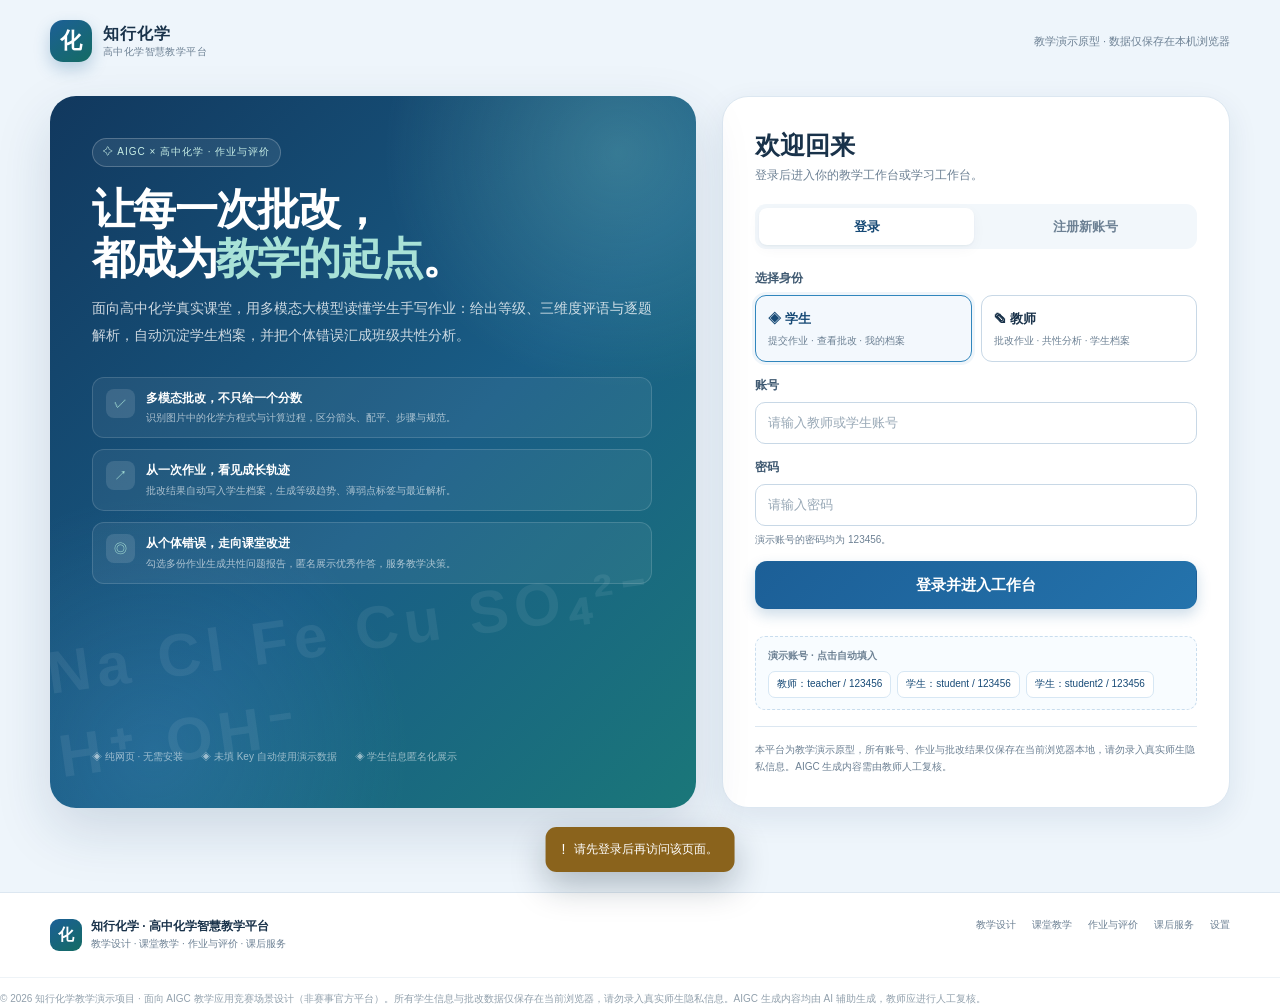
<file: classroom-teaching.html>
<!DOCTYPE html>
<html lang="zh-CN">
<head>
  <meta charset="UTF-8">
  <meta name="viewport" content="width=device-width, initial-scale=1.0">
  <meta name="description" content="课堂教学模块：已接入高中化学实验仿真实验室，覆盖 7 个必做实验，并提供后续 AI 课堂能力规划。">
  <title>课堂教学 · 知行化学</title>
  <link rel="stylesheet" href="style.css">
</head>
<body>
  <a class="skip-link" href="#main">跳到主要内容</a>
  <div id="site-header"></div>

  <main class="page-shell" id="main">
    <section class="placeholder-hero" data-number="02">
      <span class="eyebrow">模块入口 · 实验仿真已上线</span>
      <h1>课堂教学</h1>
      <p>把 AI 与交互仿真带进化学课堂。本模块现已接入“高中化学实验仿真实验室”，覆盖 7 个高中必做实验；课堂即时问答、微观动画讲解与课堂数据看板仍在规划中。</p>
      <div class="form-actions">
        <a class="btn btn-primary" href="virtual-lab.html" id="labCta">进入实验仿真实验室</a>
        <a class="btn btn-secondary" href="teacher-homework.html" id="homeworkCta">先体验作业与评价</a>
        <a class="btn btn-ghost" href="teacher-dashboard.html" id="dashboardCta">返回工作台</a>
      </div>
    </section>

    <section class="section">
      <div class="section-head">
        <div><h2>已上线：高中化学实验仿真实验室</h2><p>由课堂演示走向可操作探究：选择实验、检查安全条件、启动反应，观察装置现象与微观粒子变化。</p></div>
        <span class="tag tag-green">已上线 · 可交互</span>
      </div>
      <article class="lab-entry">
        <div class="lab-visual" aria-hidden="true">
          <span class="lab-chip chip-a">实时仿真</span>
          <span class="lab-chip chip-b">安全防呆</span>
          <span class="lab-chip chip-c">微观粒子</span>
          <div class="lab-flask">⚗</div>
          <div class="lab-visual-note"><b>7</b><span>个必做实验</span></div>
        </div>
        <div class="lab-copy">
          <span class="eyebrow">RENJIAO · INTERACTIVE LAB</span>
          <h3>把实验装置、现象与安全操作，放进一块屏幕</h3>
          <p>7 个高中化学必做实验，覆盖氯气制备、浓硫酸与铜、钠与水、铝热反应、铁与水蒸气、铜与硝酸、氢气还原氧化铜。每个实验都有实时装置、微观粒子窗、操作步骤与安全警报，适合课堂大屏演示，也适合学生自主探究。</p>
          <div class="lab-facts"><span><b>7</b> 个必做实验</span><span>实时装置 + 微观动画</span><span>安全操作防呆</span></div>
          <div class="lab-tags">
            <span>实验室制取氯气</span><span>浓硫酸与铜</span><span>钠与水</span><span>铝热反应</span><span>铁与水蒸气</span><span>铜与浓、稀硝酸</span><span>氢气还原氧化铜</span>
          </div>
          <div class="form-actions">
            <a class="btn btn-primary" href="virtual-lab.html">打开实验仿真实验室</a>
            <span class="lab-note">电脑 / 平板 / 手机均可使用；无需安装插件。实验页面由同学提供，已整合鉴权与返回入口。</span>
          </div>
        </div>
      </article>
    </section>

    <section class="section">
      <div class="section-head">
        <div><h2>继续建设的能力</h2><p>实验仿真已上线；以下能力仍在规划中，用于说明课堂教学模块的后续迭代方向。</p></div>
        <span class="tag tag-amber">部分上线 · 演示版</span>
      </div>
      <div class="coming-grid">
        <article class="coming-card"><div class="coming-icon">◉</div><h3>课堂即时问答</h3><p>教师抛出一个化学问题，学生用手机提交关键词，系统即时聚类并投屏典型答案。</p><span class="coming-status">即将上线</span></article>
        <article class="coming-card"><div class="coming-icon">⚛</div><h3>微观过程动画讲解</h3><p>把离子反应、电子转移等抽象过程转成可暂停的分步动画，辅助学生建立微观表征。</p><span class="coming-status">规划中</span></article>
        <article class="coming-card"><div class="coming-icon">▤</div><h3>实验报告与复盘</h3><p>把仿真中的操作步骤、现象观察与安全判断整理成课堂复盘单，支持学生课后回看。</p><span class="coming-status">即将上线</span></article>
        <article class="coming-card"><div class="coming-icon">▦</div><h3>课堂数据看板</h3><p>汇总当堂练习的正确率与典型错误，帮助教师决定是否进入下一环节。</p><span class="coming-status">即将上线</span></article>
      </div>
    </section>

    <section class="section">
      <div class="alert alert-info"><span class="alert-icon">i</span><div><strong>版本说明：</strong>本平台当前完整实现“作业与评价”模块，并已接入“课堂教学”的实验仿真实验室；其余课堂教学能力保留需求卡片，便于后续按同一数据结构继续开发。</div></div>
    </section>
  </main>

  <div id="site-footer"></div>
  <script src="common.js"></script>
  <script>
    (function () {
      'use strict';
      var CH = window.ChemHub;
      var user = CH.setupPage({ active: 'classroom', title: '课堂教学 · 知行化学' });
      if (!user) return;
      var isTeacher = user.role === 'teacher';
      document.getElementById('homeworkCta').href = isTeacher ? 'teacher-homework.html' : 'student-homework.html';
      document.getElementById('dashboardCta').href = isTeacher ? 'teacher-dashboard.html' : 'student-dashboard.html';
    })();
  </script>
</body>
</html>
</file>
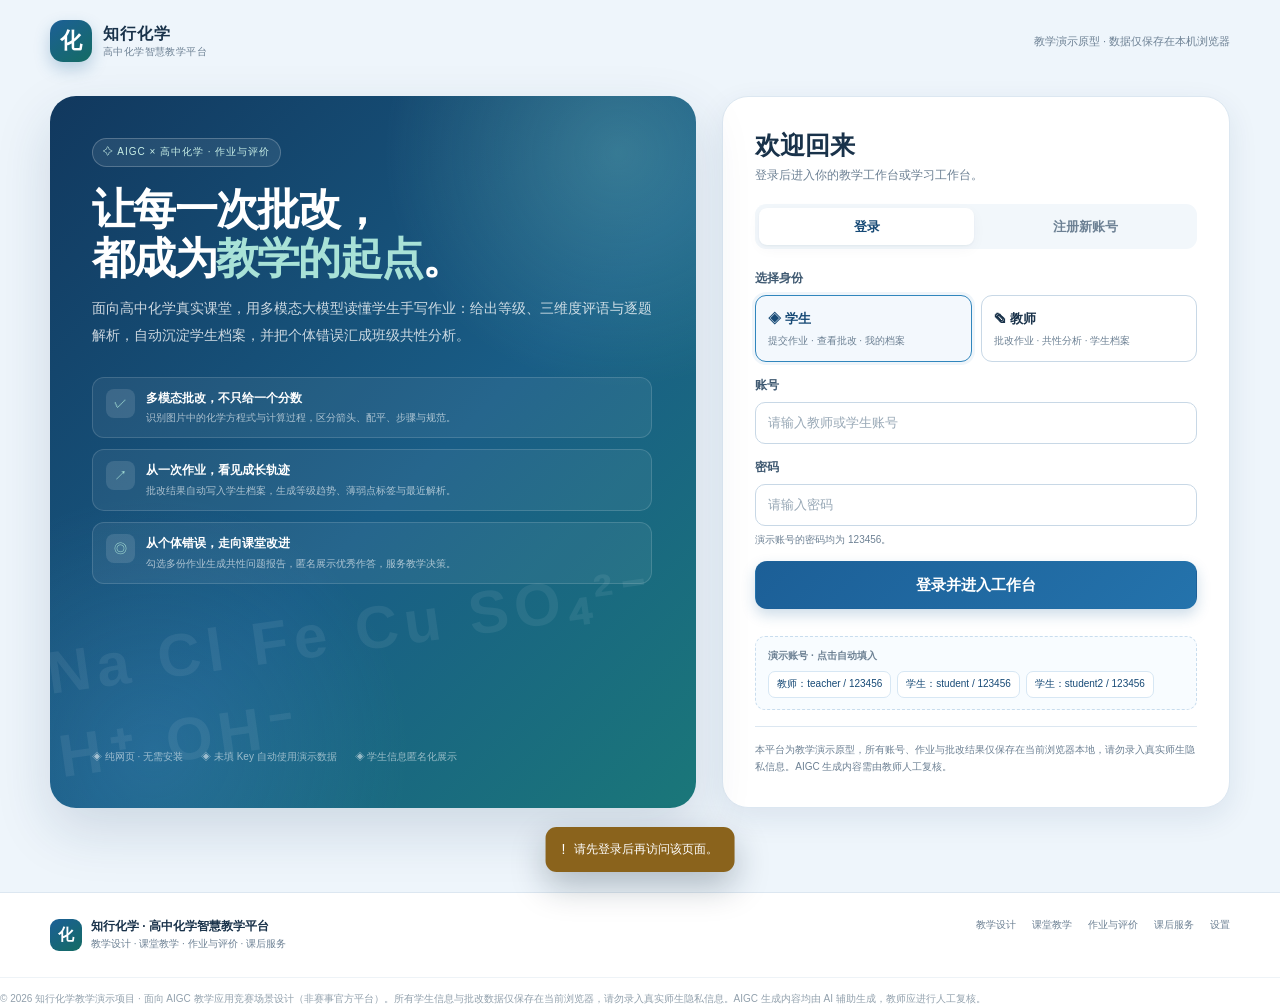
<file: common-issues.html>
<!DOCTYPE html>
<html lang="zh-CN">
<head>
  <meta charset="UTF-8">
  <meta name="viewport" content="width=device-width, initial-scale=1.0">
  <meta name="description" content="班级共性问题报告：高频错误 Top 5、匿名典型错误示例与课堂讲评建议。">
  <title>班级共性分析 · 知行化学</title>
  <link rel="stylesheet" href="style.css">
</head>
<body>
  <a class="skip-link" href="#main">跳到主要内容</a>
  <div id="site-header"></div>

  <main class="page-shell" id="main">
    <div class="page-head">
      <div>
        <nav class="breadcrumbs" aria-label="面包屑"><a href="teacher-dashboard.html">教师工作台</a><span>/</span><span>班级共性分析</span></nav>
        <h1>班级共性分析</h1>
        <p>把多份已批改作业聚合为班级报告：定位高频错误、回看匿名错例、生成 1—3 条课堂讲评建议。报告只统计当前班级，不展示学生真实姓名。</p>
      </div>
      <div class="page-head-actions">
        <button class="btn btn-secondary btn-sm" type="button" id="printReport">打印报告</button>
        <a class="btn btn-ghost btn-sm" href="teacher-homework.html">返回批改</a>
      </div>
    </div>

    <div id="reportArea" class="stack">
      <div class="card"><div class="card-body"><p class="small muted" style="margin:0;">正在汇总班级批改数据。</p></div></div>
    </div>

    <section class="section">
      <div class="alert alert-info"><span class="alert-icon">i</span><div><strong>使用说明：</strong>报告由 AI 批改结果自动聚合，典型错例统一以“学生 A / 学生 B”匿名呈现。建议在课堂讲评前先核对原卷，结合本班学情调整讲评顺序；报告中的 AIGC 内容需经教师人工复核。</div></div>
    </section>
  </main>

  <div id="site-footer"></div>
  <script src="common.js"></script>
  <script>
    (function () {
      'use strict';
      var CH = window.ChemHub;
      var user = CH.setupPage({ role: 'teacher', active: 'issues', title: '班级共性分析 · 知行化学' });
      if (!user) return;
      var className = user.className || CH.DEMO_CLASS;
      var area = document.getElementById('reportArea');
      var params = new URLSearchParams(location.search);
      var requestedId = params.get('report');

      function classReports() {
        return CH.getReports().filter(function (item) { return item.className === className; });
      }

      function classGraded() {
        return CH.getSubmissions().filter(function (item) {
          return item.className === className && item.status === 'graded' && item.result;
        }).sort(function (a, b) { return new Date(b.gradedAt || b.submittedAt) - new Date(a.gradedAt || a.submittedAt); });
      }

      function pickReport() {
        var reports = classReports();
        if (!reports.length) return null;
        if (requestedId) {
          var found = reports.filter(function (item) { return item.id === requestedId; })[0];
          if (found) return found;
        }
        return reports[0];
      }

      function renderNoReport() {
        var graded = classGraded();
        var canMake = graded.length >= 2;
        area.innerHTML = '<section class="card"><div class="empty-state"><div class="empty-icon">▦</div><h3>还没有班级共性报告</h3><p>' +
          (canMake ? '本班已有 ' + graded.length + ' 份已批改作业，可以立即生成第一份共性分析报告。' : '至少需要 2 份同班已批改作业才能生成报告。请先完成批改，或在设置页恢复演示数据。') +
          '</p>' +
          (canMake ? '<button class="btn btn-primary" type="button" id="createReport">基于本班 ' + graded.length + ' 份作业生成报告</button>' : '<a class="btn btn-secondary" href="teacher-homework.html">去批改作业</a>') +
          '</div></section>' +
          '<section class="card"><div class="card-header"><div><h2>怎样生成报告</h2><p>两种方式都可以。</p></div></div><div class="card-body"><div class="grid grid-2"><div class="analysis-snippet"><strong>方式一：在批改页勾选</strong><p>进入“作业批改”，在已批改列表中勾选同一班级的 2 份及以上作业，点击“生成班级共性分析”。</p></div><div class="analysis-snippet"><strong>方式二：在本页一键生成</strong><p>点击上方按钮，系统会把本班全部已批改作业纳入统计，自动去重并匿名化。</p></div></div></div></section>';
        var button = document.getElementById('createReport');
        if (button) {
          button.addEventListener('click', function () {
            button.disabled = true;
            button.textContent = '正在生成…';
            try {
              var report = CH.generateCommonReport(graded.map(function (item) { return item.id; }));
              CH.toast('班级共性报告已生成。', 'success');
              history.replaceState(null, '', 'common-issues.html?report=' + encodeURIComponent(report.id));
              requestedId = report.id;
              render();
            } catch (error) {
              button.disabled = false;
              button.textContent = '重新生成报告';
              CH.toast(error.message || '生成失败。', 'error');
            }
          });
        }
      }

      function renderReport(report) {
        var reports = classReports();
        var totalStudents = Math.max(1, report.studentCount || 1);
        var top = Array.isArray(report.topErrors) ? report.topErrors.slice(0, 5) : [];
        while (top.length < 5) {
          top.push(null);
        }
        var errorCards = top.map(function (item, index) {
          if (!item) {
            return '<div class="issue-card" style="opacity:.55;"><div class="issue-rank"><span>' + (index + 1) + '</span><span>待补充</span></div><h3 class="issue-title">暂无更多高频问题</h3><div class="issue-count">—<small>份作业</small></div><div class="issue-bar"><span style="width:0;"></span></div></div>';
          }
          var percent = Math.max(4, Math.min(100, Number(item.percent) || Math.round((Number(item.count) || 0) / totalStudents * 100)));
          return '<div class="issue-card"><div class="issue-rank"><span>' + (index + 1) + '</span><span>' + percent + '% 学生涉及</span></div><h3 class="issue-title">' + CH.escapeHTML(item.title) + '</h3><div class="issue-count">' + (Number(item.count) || 0) + '<small>份作业</small></div><div class="issue-bar"><span style="width:' + percent + '%;"></span></div></div>';
        }).join('');

        var detailBlocks = report.topErrors && report.topErrors.length ? report.topErrors.map(function (item, index) {
          var examples = (item.examples || []).map(function (example) {
            return '<div class="example-box"><span class="student-label">' + CH.escapeHTML(example.studentLabel || '学生 A') + ' · ' + CH.escapeHTML(example.verdict || '错误') + '</span><p>' + CH.escapeHTML(example.text || '该题作答未完整识别，建议结合原卷面批。') + '</p></div>';
          }).join('');
          return '<div style="margin-bottom:16px;"><div class="timeline-head" style="margin-bottom:7px;"><strong>' + (index + 1) + '. ' + CH.escapeHTML(item.title) + '</strong><span class="tag tag-amber">' + (Number(item.count) || 0) + ' 人涉及</span></div><p class="small muted" style="margin:0 0 8px;">' + CH.escapeHTML(item.description || '') + '</p>' + (examples || '<div class="example-box"><span class="student-label">匿名示例</span><p>该题暂未记录可展示的作答片段，建议结合原卷面批。</p></div>') + '</div>';
        }).join('') : '<div class="empty-state" style="padding:24px;"><div class="empty-icon">✓</div><h3>本次没有集中错误</h3><p>可以把讲评重点转向方法迁移与规范表达，或安排一道综合变式题。</p></div>';

        var suggestions = (report.suggestions || []).map(function (text) {
          return '<div class="suggestion-item"><strong>讲评建议</strong>　' + CH.escapeHTML(text) + '</div>';
        }).join('');
        var picker = reports.length > 1 ? '<div class="wall-toolbar"><div><strong style="font-size:13px;">历史报告</strong><p class="small muted" style="margin:2px 0 0;">共 ' + reports.length + ' 份，可切换查看。</p></div><select class="input filter-select" id="reportPicker" aria-label="切换历史报告">' + reports.map(function (item) {
          return '<option value="' + encodeURIComponent(item.id) + '"' + (item.id === report.id ? ' selected' : '') + '>' + CH.escapeHTML(CH.formatDate(item.createdAt, true)) + ' · ' + (item.sampleCount || 0) + ' 份</option>';
        }).join('') + '</select></div>' : '';

        area.innerHTML = picker + '<section class="card"><div class="card-header"><div><h2>' + CH.escapeHTML(report.className) + ' · 共性分析报告</h2><p>生成于 ' + CH.formatDate(report.createdAt, true) + ' · 统计口径：' + CH.escapeHTML(report.engine || 'AI 批改结果聚合') + '</p></div><span class="tag tag-blue">教师专用</span></div><div class="card-body"><div class="grid grid-3"><div class="stat-card"><strong>' + (report.sampleCount || 0) + '</strong><span>纳入作业</span><small>同一班级已批改</small></div><div class="stat-card"><strong>' + (report.studentCount || 0) + '</strong><span>覆盖学生</span><small>已匿名化处理</small></div><div class="stat-card"><strong>' + (report.topErrors ? report.topErrors.length : 0) + '</strong><span>高频问题</span><small>按涉及人数排序</small></div></div><div class="overall-box" style="margin-top:14px;"><strong>分析摘要</strong>' + CH.escapeHTML(report.summary || '') + '</div></div></section>' +
          '<section class="section"><div class="section-head"><div><h2>高频错误 Top 5</h2><p>按涉及学生人数从高到低排序；百分比为涉及人数占样本学生数的比例。</p></div><span class="tag tag-gray">匿名聚合</span></div><div class="issue-grid">' + errorCards + '</div></section>' +
          '<div class="grid grid-2"><section class="card"><div class="card-header"><div><h2>典型错误示例（匿名）</h2><p>保留学生原始作答片段，用于课堂辨析，不暴露姓名。</p></div></div><div class="card-body">' + detailBlocks + '</div></section><section class="card"><div class="card-header"><div><h2>教学补救建议</h2><p>建议按“错例展示—方法归纳—变式复测”组织讲评。</p></div></div><div class="card-body"><div class="suggestion-list">' + (suggestions || '<div class="suggestion-item"><strong>讲评建议</strong>　先展示典型错例，引导学生归纳判断依据，再用 2 道同类变式题即时复测。</div>') + '</div><div class="alert alert-warning" style="margin-top:14px;"><span class="alert-icon">!</span><div><strong>复核提醒：</strong>AI 归因可能与真实错因存在偏差，讲评前请抽查原卷；涉及手写识别存疑的题目，以教师核对为准。</div></div></div></section></div>' +
          '<div class="form-actions"><a class="btn btn-primary" href="teacher-homework.html">继续批改作业</a><a class="btn btn-secondary" href="student-profile.html">查看学生档案</a><button class="btn btn-ghost" type="button" id="printReport2">打印本报告</button></div>';

        var pickerNode = document.getElementById('reportPicker');
        if (pickerNode) {
          pickerNode.addEventListener('change', function () {
            location.href = 'common-issues.html?report=' + pickerNode.value;
          });
        }
        var print2 = document.getElementById('printReport2');
        if (print2) print2.addEventListener('click', function () { window.print(); });
      }

      function render() {
        var report = pickReport();
        if (!report) {
          renderNoReport();
          return;
        }
        renderReport(report);
        document.title = report.className + ' · 共性分析 · 知行化学';
      }

      document.getElementById('printReport').addEventListener('click', function () { window.print(); });
      render();
    })();
  </script>
</body>
</html>
</file>
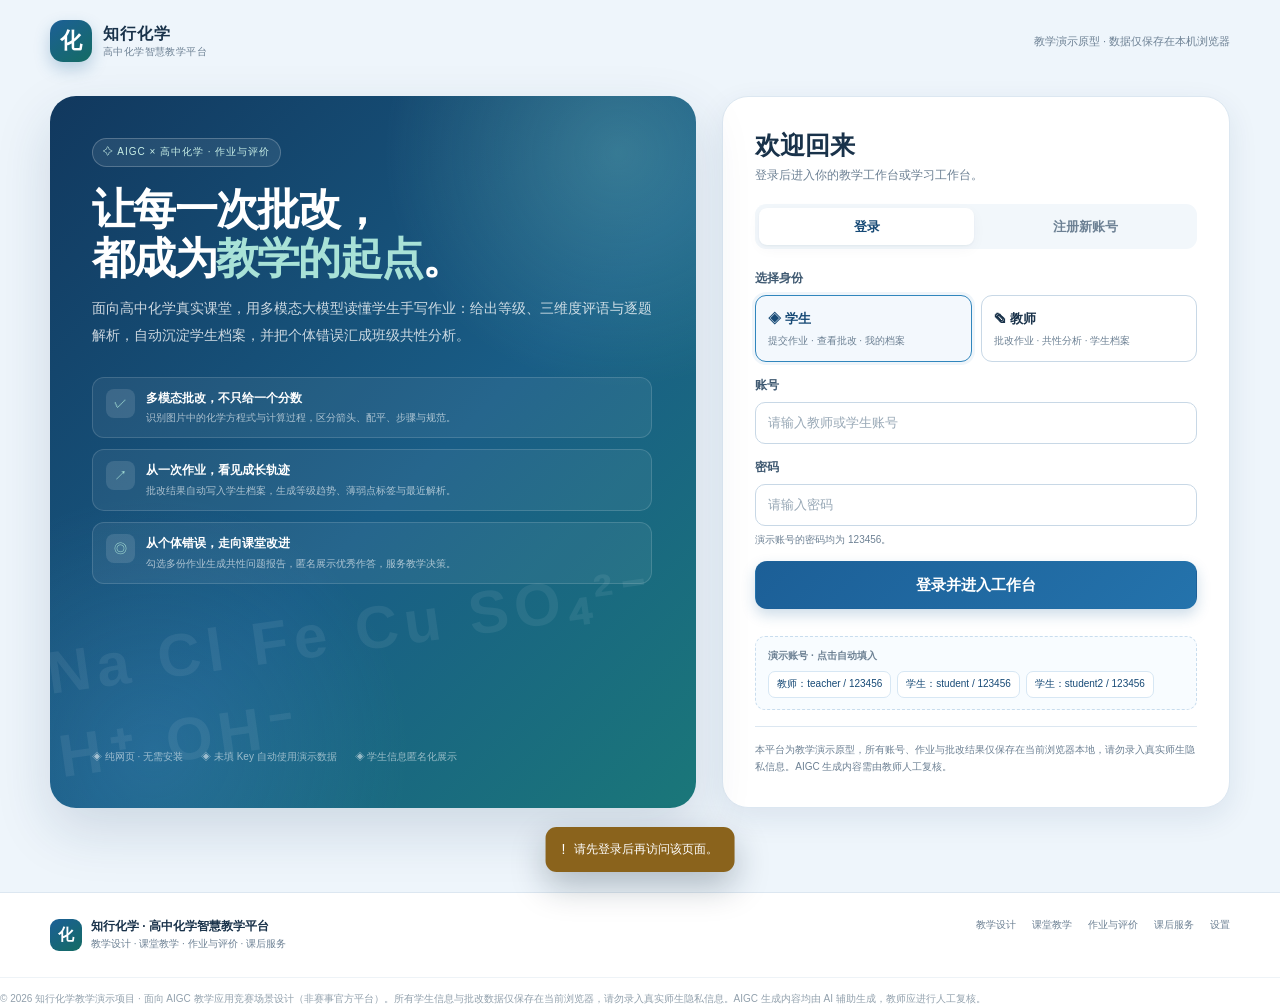
<file: excellent-answers.html>
<!DOCTYPE html>
<html lang="zh-CN">
<head>
  <meta charset="UTF-8">
  <meta name="viewport" content="width=device-width, initial-scale=1.0">
  <meta name="description" content="优秀答案墙：匿名展示教师标记的优秀作答与评语，学生可学习规范表达，教师可取消展示。">
  <title>优秀答案墙 · 知行化学</title>
  <link rel="stylesheet" href="style.css">
</head>
<body>
  <a class="skip-link" href="#main">跳到主要内容</a>
  <div id="site-header"></div>

  <main class="page-shell" id="main">
    <div class="page-head">
      <div>
        <nav class="breadcrumbs" aria-label="面包屑"><a id="backDashboard" href="teacher-dashboard.html">工作台</a><span>/</span><span>优秀答案墙</span></nav>
        <h1>优秀答案墙</h1>
        <p id="pageLead">教师从批改结果中挑选思路清晰、表达规范的作答，匿名展示在这里。所有姓名与学号均已隐藏，只保留题目、作答和教师评语。</p>
      </div>
      <div class="page-head-actions">
        <a class="btn btn-primary btn-sm" id="homeworkLink" href="teacher-homework.html">去批改作业</a>
        <a class="btn btn-ghost btn-sm" href="common-issues.html" id="issuesLink">班级共性分析</a>
      </div>
    </div>

    <section class="section" id="wallSection">
      <div class="card"><div class="card-body"><p class="small muted" style="margin:0;">正在读取优秀答案。</p></div></div>
    </section>

    <div id="hiddenSection"></div>

    <section class="section">
      <div class="alert alert-info"><span class="alert-icon">i</span><div><strong>匿名与隐私：</strong>优秀答案墙不显示学生姓名、学号或头像，仅用于同伴互学。若涉及手写原图或真实作业，请先取得学生及监护人授权并做脱敏处理；教师可随时取消展示。</div></div>
    </section>
  </main>

  <div id="site-footer"></div>
  <script src="common.js"></script>
  <script>
    (function () {
      'use strict';
      var CH = window.ChemHub;
      var user = CH.setupPage({ active: 'excellent', title: '优秀答案墙 · 知行化学' });
      if (!user) return;
      var isTeacher = user.role === 'teacher';
      var className = user.className || CH.DEMO_CLASS;
      var wallSection = document.getElementById('wallSection');
      var hiddenSection = document.getElementById('hiddenSection');
      var backDashboard = document.getElementById('backDashboard');
      var homeworkLink = document.getElementById('homeworkLink');
      var issuesLink = document.getElementById('issuesLink');
      var state = { batch: 'all' };

      backDashboard.href = isTeacher ? 'teacher-dashboard.html' : 'student-dashboard.html';
      backDashboard.textContent = isTeacher ? '教师工作台' : '学生工作台';
      homeworkLink.href = isTeacher ? 'teacher-homework.html' : 'student-homework.html';
      homeworkLink.textContent = isTeacher ? '去批改作业' : '去提交作业';
      if (!isTeacher) issuesLink.style.display = 'none';
      document.getElementById('pageLead').textContent = isTeacher
        ? '你从批改结果中挑选的优秀作答会匿名展示在这里。可取消展示，也可以重新展示已隐藏的答案。'
        : '这里匿名展示教师挑选的优秀作答与评语。所有姓名与学号均已隐藏，可对照自己的答案学习表达规范。';

      function enrich(item) {
        var submission = CH.getSubmissionById(item.submissionId);
        if (!submission) return null;
        if (submission.className !== className) return null;
        var batch = CH.getBatch(item.batchId || submission.batchId);
        return {
          item: item,
          submission: submission,
          batchName: batch ? batch.name : (submission.batchName || '化学作业'),
          unit: batch ? batch.unit : (submission.unit || '')
        };
      }

      function activeEntries() {
        return CH.getActiveExcellent().map(enrich).filter(Boolean).sort(function (a, b) {
          return new Date(b.item.createdAt) - new Date(a.item.createdAt);
        });
      }

      function hiddenEntries() {
        if (!isTeacher) return [];
        return CH.getExcellent().filter(function (item) { return !item.active; }).map(enrich).filter(Boolean).sort(function (a, b) {
          return new Date(b.item.updatedAt || b.item.createdAt) - new Date(a.item.updatedAt || a.item.createdAt);
        });
      }

      function cardHTML(entry, hidden) {
        var item = entry.item;
        var answer = String(item.answer || '（该题作答未被记录，请查看原始批改结果。）');
        var question = String(item.question || '化学作业题目');
        return '<article class="excellent-card"><p class="quote">班级优秀答案 · 第 ' + CH.escapeHTML(String(item.questionNo)) + ' 题' + (hidden ? ' · 已隐藏' : '') + '</p><h3>' + CH.escapeHTML(question) + '</h3><p class="answer">' + CH.escapeHTML(answer) + '</p><div class="teacher-comment"><strong>教师评语：</strong>' + CH.escapeHTML(item.comment || '思路清晰、表达规范，可作为班级范例。') + '</div><div class="card-bottom"><span>匿名学生 · ' + CH.escapeHTML(entry.batchName) + ' · ' + CH.formatDate(item.createdAt) + '</span>' + (isTeacher ? (hidden ? '<button class="btn btn-ghost btn-sm" type="button" data-show="' + CH.escapeHTML(item.id) + '">重新展示</button>' : '<button class="btn btn-soft-danger btn-sm" type="button" data-hide="' + CH.escapeHTML(item.id) + '">取消展示</button>') : '<span>匿名展示</span>') + '</div></article>';
      }

      function render() {
        var all = activeEntries();
        var batches = {};
        all.forEach(function (entry) { batches[entry.item.batchId || entry.submission.batchId] = entry.batchName; });
        var filtered = all.filter(function (entry) { return state.batch === 'all' || (entry.item.batchId || entry.submission.batchId) === state.batch; });

        var filter = all.length ? '<div class="wall-toolbar"><div><strong style="font-size:13px;">共 ' + all.length + ' 条匿名优秀答案</strong><p class="small muted" style="margin:2px 0 0;">按教师标记时间倒序展示，可筛选作业批次。</p></div><select class="input filter-select" id="batchFilter" aria-label="按作业批次筛选"><option value="all">全部作业批次</option>' + Object.keys(batches).map(function (key) {
          return '<option value="' + CH.escapeHTML(key) + '"' + (state.batch === key ? ' selected' : '') + '>' + CH.escapeHTML(batches[key]) + '</option>';
        }).join('') + '</select></div>' : '';

        var content;
        if (!all.length) {
          content = '<div class="empty-state"><div class="empty-icon">★</div><h3>优秀答案墙还是空的</h3><p>' + (isTeacher ? '在批改结果中勾选“标记为优秀答案”，被选中的作答就会匿名展示在这里。' : '教师尚未展示优秀答案。可以先去完成自己的作业，或在优秀答案墙稍后再来看看。') + '</p><a class="btn btn-primary btn-sm" href="' + (isTeacher ? 'teacher-homework.html' : 'student-homework.html') + '">' + (isTeacher ? '去批改并标记' : '去我的作业') + '</a></div>';
        } else if (!filtered.length) {
          content = '<div class="empty-state"><div class="empty-icon">⌕</div><h3>该批次暂无展示</h3><p>换一个作业批次，或点击“全部作业批次”查看所有优秀答案。</p></div>';
        } else {
          content = '<div class="wall-grid">' + filtered.map(function (entry) { return cardHTML(entry, false); }).join('') + '</div>';
        }
        wallSection.innerHTML = '<div class="section-head"><div><h2>匿名优秀答案</h2><p>只展示教师确认过的作答；点击“取消展示”可立即从墙上移除。</p></div><span class="tag tag-green">同伴互学</span></div>' + (filter ? filter : '') + content;

        var filterNode = document.getElementById('batchFilter');
        if (filterNode) {
          filterNode.addEventListener('change', function () {
            state.batch = filterNode.value;
            render();
          });
        }

        var hidden = hiddenEntries();
        if (isTeacher && hidden.length) {
          hiddenSection.innerHTML = '<section class="section"><details class="card"><summary class="card-header" style="cursor:pointer;"><div><h2>已隐藏的答案（' + hidden.length + '）</h2><p>仅教师可见。重新展示后会立即出现在上方答案墙。</p></div><span class="tag tag-gray">教师管理</span></summary><div class="card-body"><div class="wall-grid">' + hidden.map(function (entry) { return cardHTML(entry, true); }).join('') + '</div></div></details></section>';
        } else {
          hiddenSection.innerHTML = '';
        }
      }

      wallSection.addEventListener('click', function (event) {
        var hideButton = event.target.closest('[data-hide]');
        var showButton = event.target.closest('[data-show]');
        if (hideButton) {
          var hideId = hideButton.getAttribute('data-hide');
          CH.confirmAction({
            title: '取消展示这条优秀答案？',
            subtitle: '学生端将不再看到这条内容',
            message: '取消后仍保留在教师端的“已隐藏”列表中，可随时重新展示。',
            confirmText: '取消展示',
            danger: true
          }).then(function (ok) {
            if (!ok) return;
            CH.setExcellentActive(hideId, false);
            CH.toast('已取消展示，可在“已隐藏的答案”中恢复。', 'success');
            render();
          });
        }
        if (showButton) {
          CH.setExcellentActive(showButton.getAttribute('data-show'), true);
          CH.toast('已重新展示到优秀答案墙。', 'success');
          render();
        }
      });

      hiddenSection.addEventListener('click', function (event) {
        var showButton = event.target.closest('[data-show]');
        if (!showButton) return;
        CH.setExcellentActive(showButton.getAttribute('data-show'), true);
        CH.toast('已重新展示到优秀答案墙。', 'success');
        render();
      });

      render();
    })();
  </script>
</body>
</html>
</file>
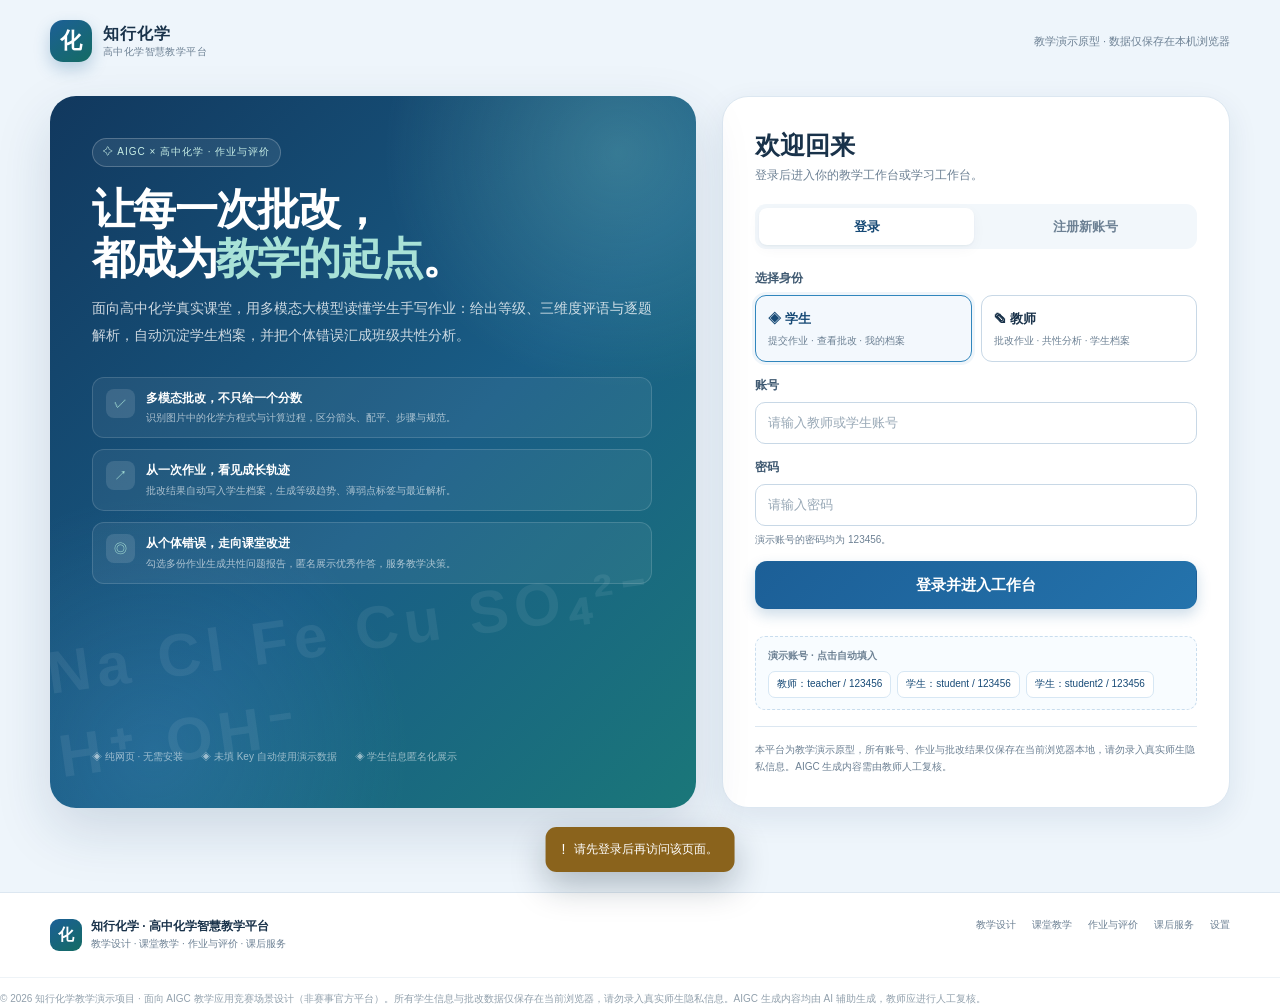
<file: settings.html>
<!DOCTYPE html>
<html lang="zh-CN">
<head>
  <meta charset="UTF-8">
  <meta name="viewport" content="width=device-width, initial-scale=1.0">
  <meta name="description" content="平台设置：配置 OpenAI 兼容模型接口的 API Key、模型名与接口地址，测试连接，清空或恢复演示数据。">
  <title>设置 · 知行化学</title>
  <link rel="stylesheet" href="style.css">
</head>
<body>
  <a class="skip-link" href="#main">跳到主要内容</a>
  <div id="site-header"></div>

  <main class="page-shell" id="main">
    <div class="page-head">
      <div>
        <nav class="breadcrumbs" aria-label="面包屑"><a id="backDashboard" href="teacher-dashboard.html">工作台</a><span>/</span><span>设置</span></nav>
        <h1>设置</h1>
        <p>配置任意 OpenAI 兼容的多模态模型接口（DeepSeek、智谱、Gemini、硅基流动等），或直接使用内置演示数据。未填写 API Key、调用失败或开启“强制演示模式”时，平台会自动使用预置数据，所有页面仍可完整演示。</p>
      </div>
      <div class="page-head-actions">
        <a class="btn btn-ghost btn-sm" href="index.html" id="logoutLink">退出登录</a>
      </div>
    </div>

    <div class="settings-grid">
      <section class="card settings-card">
        <div class="card-header">
          <div><h2>模型接口配置</h2><p>Key 只保存在当前浏览器的 localStorage，不会上传到本平台以外的服务器。</p></div>
          <span class="tag tag-gray" id="saveState">未修改</span>
        </div>
        <form id="settingsForm" autocomplete="off">
          <div class="card-body stack">
            <div class="field">
              <label for="apiKey">API Key <span class="required">*</span></label>
              <div class="input-with-action">
                <input class="input" id="apiKey" name="apiKey" type="password" placeholder="sk-…（留空则使用演示数据）" autocomplete="off" spellcheck="false">
                <button class="btn btn-ghost" type="button" id="toggleKey">显示</button>
              </div>
              <span class="field-hint">在对应模型平台创建 Key 后粘贴到这里。请勿把 Key 写进代码、截图或公开仓库，也不要共用他人的 Key。</span>
            </div>

            <div class="form-grid">
              <div class="field">
                <label for="model">模型名</label>
                <input class="input" id="model" name="model" type="text" value="deepseek-flash" placeholder="deepseek-flash" spellcheck="false">
                <span class="field-hint">默认 deepseek-flash，对应 DeepSeek 4.1 Flash 多模态接口；改用其他平台时，请按该平台控制台的模型名填写。</span>
              </div>
              <div class="field">
                <label for="apiBase">接口地址</label>
                <input class="input" id="apiBase" name="apiBase" type="url" placeholder="https://api.deepseek.com/chat/completions" spellcheck="false">
                <span class="field-hint">一般保持默认即可；填入以 /v1 结尾的地址时，脚本会自动补全 /chat/completions。</span>
              </div>
            </div>

            <div class="field">
              <label>快速填入模型预设（可选）</label>
              <div class="preset-grid" id="presetGrid">
                <button class="preset-btn" type="button" data-model="deepseek-flash" data-base="https://api.deepseek.com/chat/completions" data-name="DeepSeek 4.1 Flash">
                  <strong>DeepSeek 4.1 Flash</strong><small>deepseek-flash · 多模态</small>
                </button>
                <button class="preset-btn" type="button" data-model="glm-4v-flash" data-base="https://open.bigmodel.cn/api/paas/v4" data-name="智谱 GLM-4V-Flash">
                  <strong>智谱 GLM-4V-Flash</strong><small>glm-4v-flash · 有免费额度</small>
                </button>
                <button class="preset-btn" type="button" data-model="gemini-2.5-flash" data-base="https://generativelanguage.googleapis.com/v1beta/openai" data-name="Gemini 2.5 Flash">
                  <strong>Gemini 2.5 Flash</strong><small>gemini-2.5-flash · 有免费额度</small>
                </button>
                <button class="preset-btn" type="button" data-model="Qwen/Qwen2.5-VL-72B-Instruct" data-base="https://api.siliconflow.cn/v1" data-name="硅基流动 Qwen2.5-VL">
                  <strong>硅基流动 Qwen2.5-VL</strong><small>视觉模型 · 注册送额度</small>
                </button>
              </div>
              <span class="field-hint">按钮只把模型名和接口地址填入表单，不会自动保存。源码包里没有可直接使用的免费 Key；免费额度、模型名和可用性以各平台控制台为准，需自己注册。</span>
            </div>

            <div class="field">
              <label class="switch" for="forceDemo">
                <input type="checkbox" id="forceDemo" name="forceDemo">
                <span class="switch-track" aria-hidden="true"></span>
                <span class="switch-label">强制演示模式：即使已填 Key，也直接使用预置批改数据</span>
              </label>
              <span class="field-hint">适合课堂展示或网络不稳定时使用；关闭后才会真正发起多模态请求。</span>
            </div>

            <div class="alert alert-info" style="margin:0;"><span class="alert-icon">i</span><div><strong>多模态说明：</strong>批改时会把作业图片压缩后转为 base64，随提示词一起发送给模型。PDF 目前只记录文件名，演示版请优先上传 JPG / PNG 图片；若接口不支持 PDF，页面会提示“请上传图片”。</div></div>

            <div class="form-actions">
              <button class="btn btn-primary" type="submit" id="saveButton">保存设置</button>
              <button class="btn btn-secondary" type="button" id="testButton">测试连接</button>
              <span class="small muted" id="testInline"></span>
            </div>
            <span class="field-hint">测试成功会自动保存当前 Key、模型与接口地址；测试失败不会覆盖已保存的设置。</span>
          </div>
        </form>
      </section>

      <aside class="stack">
        <section class="card settings-card">
          <div class="card-header"><div><h2>当前状态</h2><p>页面加载时读取的接口配置。</p></div></div>
          <div class="card-body stack">
            <div class="api-status" id="apiStatus"><span class="status-dot amber"></span><div><strong id="apiStatusTitle">未配置 Key</strong><br><span id="apiStatusText">将自动使用演示数据</span></div></div>
            <div class="analysis-snippet"><strong>运行方式</strong><p>纯 HTML + CSS + 原生 JavaScript，无需安装依赖。双击 index.html 即可运行；若浏览器限制本地文件读取，请用任意静态文件服务器打开。</p></div>
            <div class="analysis-snippet"><strong>AIGC 标注</strong><p>本平台的批改评语、共性分析与建议由大模型辅助生成；界面、演示数据与规则由人工设计。正式使用时请教师逐条复核。</p></div>
          </div>
        </section>

        <section class="card settings-card">
          <div class="card-header"><div><h2>当前账号</h2><p>数据仅保存在本机。</p></div></div>
          <div class="card-body">
            <div class="analysis-snippet"><strong id="accountName">—</strong><p id="accountMeta">—</p></div>
            <div class="privacy-note" style="margin-top:10px;"><strong>隐私提醒：</strong>请勿录入真实学生姓名、学号、手写作业原图等敏感信息。比赛或公开演示前，请对素材做脱敏处理并取得授权。</div>
          </div>
        </section>
      </aside>
    </div>

    <section class="section">
      <div class="card">
        <div class="card-header"><div><h2>本地数据概览</h2><p>账号、档案、作业、优秀答案与报告均存储在浏览器 localStorage。</p></div><span class="tag tag-blue">本机数据</span></div>
        <div class="card-body">
          <div class="data-stats" id="dataStats"></div>
          <p class="small muted" style="margin:12px 0 0;">清除浏览器站点数据、更换浏览器或使用无痕模式，都会导致这些数据不可见。重要演示前建议先恢复一次演示数据并完整走一遍流程。</p>
        </div>
      </div>
    </section>

    <section class="section">
      <div class="grid grid-2">
        <section class="card danger-zone">
          <div class="card-header"><div><h2>清空演示数据</h2><p>删除账号、学生档案、作业、优秀答案和报告。</p></div><span class="tag tag-red">不可撤销</span></div>
          <div class="card-body">
            <p class="small muted" style="margin:0 0 12px;">清空后会退出登录并回到首页，API Key 与模型设置会保留。适合在正式录入自己的班级数据前重置环境。</p>
            <button class="btn btn-danger" type="button" id="clearButton">清空演示数据</button>
          </div>
        </section>
        <section class="card">
          <div class="card-header"><div><h2>恢复预置演示数据</h2><p>重新生成演示账号、作业、档案、报告与优秀答案。</p></div><span class="tag tag-green">推荐</span></div>
          <div class="card-body">
            <p class="small muted" style="margin:0 0 12px;">会覆盖当前账号和全部作业数据，恢复为 teacher / student / student2 / student3 四个演示账号（密码均为 123456）。恢复后请重新登录。</p>
            <button class="btn btn-secondary" type="button" id="restoreButton">恢复演示数据</button>
          </div>
        </section>
      </div>
    </section>

    <section class="section">
      <div class="alert alert-warning"><span class="alert-icon">!</span><div><strong>比赛提交提醒：</strong>本平台为华中师范大学首届（2026）大学生 AIGC 教学应用竞赛场景下的教学演示原型，不是赛事官方平台。作品说明中请注明访问方式、运行环境、演示账号，并附 AIGC 工具、关键提示词与人工修改说明；讲解视频需≥720P、不超过 8 分钟。</div></div>
    </section>
  </main>

  <div id="site-footer"></div>
  <script src="common.js"></script>
  <script>
    (function () {
      'use strict';
      var CH = window.ChemHub;
      var user = CH.setupPage({ title: '设置 · 知行化学' });
      if (!user) return;
      var isTeacher = user.role === 'teacher';
      var form = document.getElementById('settingsForm');
      var apiKey = document.getElementById('apiKey');
      var model = document.getElementById('model');
      var apiBase = document.getElementById('apiBase');
      var forceDemo = document.getElementById('forceDemo');
      var toggleKey = document.getElementById('toggleKey');
      var saveButton = document.getElementById('saveButton');
      var testButton = document.getElementById('testButton');
      var testInline = document.getElementById('testInline');
      var saveState = document.getElementById('saveState');
      var apiStatus = document.getElementById('apiStatus');
      var apiStatusTitle = document.getElementById('apiStatusTitle');
      var apiStatusText = document.getElementById('apiStatusText');
      var backDashboard = document.getElementById('backDashboard');

      backDashboard.href = isTeacher ? 'teacher-dashboard.html' : 'student-dashboard.html';
      backDashboard.textContent = isTeacher ? '教师工作台' : '学生工作台';
      document.getElementById('accountName').textContent = user.name + ' · ' + (isTeacher ? '教师' : '学生');
      document.getElementById('accountMeta').textContent = (user.className || CH.DEMO_CLASS) + ' · ' + (isTeacher ? '可管理本班作业与档案' : '仅可查看本人数据');
      document.getElementById('logoutLink').addEventListener('click', function (event) {
        event.preventDefault();
        CH.logout();
      });

      function applySettingsToForm() {
        var settings = CH.getSettings();
        apiKey.value = settings.apiKey;
        model.value = settings.model;
        apiBase.value = settings.apiBase;
        forceDemo.checked = Boolean(settings.forceDemo);
        renderStatus(settings);
      }

      function renderStatus(settings) {
        var current = settings || CH.getSettings();
        if (current.apiKey && !current.forceDemo) {
          apiStatus.querySelector('.status-dot').className = 'status-dot';
          apiStatusTitle.textContent = '已配置 API Key';
          apiStatusText.textContent = '模型：' + current.model + ' · 批改时调用真实接口';
        } else if (current.forceDemo) {
          apiStatus.querySelector('.status-dot').className = 'status-dot amber';
          apiStatusTitle.textContent = '强制演示模式';
          apiStatusText.textContent = '不发起真实请求，直接使用预置批改数据';
        } else {
          apiStatus.querySelector('.status-dot').className = 'status-dot amber';
          apiStatusTitle.textContent = '未配置 API Key';
          apiStatusText.textContent = '将自动使用演示数据，所有功能可点通';
        }
      }

      function renderStats() {
        var users = CH.getUsers();
        var students = CH.getStudents();
        var submissions = CH.getSubmissions();
        var graded = submissions.filter(function (item) { return item.status === 'graded'; });
        var pending = submissions.filter(function (item) { return item.status === 'pending'; });
        var excellent = CH.getActiveExcellent();
        var reports = CH.getReports();
        var items = [
          { label: '账号', value: users.length, hint: '教师 + 学生' },
          { label: '学生档案', value: students.length, hint: '自动创建' },
          { label: '作业总数', value: submissions.length, hint: '含待批改' },
          { label: '已批改', value: graded.length, hint: '含演示批改' },
          { label: '待批改', value: pending.length, hint: '学生已提交' },
          { label: '优秀答案', value: excellent.length, hint: '当前展示中' },
          { label: '共性报告', value: reports.length, hint: '班级报告' },
          { label: 'API Key', value: CH.getSettings().apiKey ? '已填' : '未填', hint: CH.getSettings().forceDemo ? '强制演示' : '按设置调用' }
        ];
        document.getElementById('dataStats').innerHTML = items.map(function (item) {
          return '<div class="stat-card"><strong>' + CH.escapeHTML(String(item.value)) + '</strong><span>' + CH.escapeHTML(item.label) + '</span><small>' + CH.escapeHTML(item.hint) + '</small></div>';
        }).join('');
      }

      applySettingsToForm();
      renderStats();

      toggleKey.addEventListener('click', function () {
        var show = apiKey.type === 'password';
        apiKey.type = show ? 'text' : 'password';
        toggleKey.textContent = show ? '隐藏' : '显示';
        toggleKey.setAttribute('aria-label', show ? '隐藏 API Key' : '显示 API Key');
      });

      apiKey.addEventListener('input', function () { saveState.textContent = '未保存'; saveState.className = 'tag tag-amber'; });
      model.addEventListener('input', function () { saveState.textContent = '未保存'; saveState.className = 'tag tag-amber'; });
      apiBase.addEventListener('input', function () { saveState.textContent = '未保存'; saveState.className = 'tag tag-amber'; });
      forceDemo.addEventListener('change', function () { saveState.textContent = '未保存'; saveState.className = 'tag tag-amber'; });

      // 模型预设：只填表单，不自动保存，避免把“试用某个免费模型”误当成已配置。
      var presetButtons = document.querySelectorAll('.preset-btn');
      for (var i = 0; i < presetButtons.length; i += 1) {
        presetButtons[i].addEventListener('click', function () {
          model.value = this.getAttribute('data-model') || '';
          apiBase.value = this.getAttribute('data-base') || '';
          saveState.textContent = '未保存';
          saveState.className = 'tag tag-amber';
          testInline.textContent = '已填入「' + (this.getAttribute('data-name') || '模型预设') + '」，请填写对应平台的 Key，再点“保存设置”或“测试连接”。';
          CH.toast('已填入模型预设，填写 Key 后记得保存。', 'info');
        });
      }

      form.addEventListener('submit', function (event) {
        event.preventDefault();
        var next = CH.saveSettings({
          apiKey: apiKey.value,
          model: model.value,
          apiBase: apiBase.value,
          forceDemo: forceDemo.checked
        });
        model.value = next.model;
        apiBase.value = next.apiBase;
        saveState.textContent = '已保存';
        saveState.className = 'tag tag-green';
        renderStatus(next);
        renderStats();
        CH.toast('设置已保存到当前浏览器。', 'success');
      });

      testButton.addEventListener('click', function () {
        if (!apiKey.value.trim()) {
          CH.toast('请先填写 API Key，再测试连接。', 'warning');
          testInline.textContent = '未填写 Key。';
          return;
        }
        testButton.disabled = true;
        testButton.textContent = '测试中…';
        testInline.textContent = '正在请求模型接口…';
        CH.testApiConnection({
          apiKey: apiKey.value.trim(),
          model: model.value.trim() || 'deepseek-flash',
          apiBase: apiBase.value.trim() || CH.DEFAULT_SETTINGS.apiBase
        }).then(function (result) {
          testButton.disabled = false;
          testButton.textContent = '测试连接';
          if (result.ok) {
            // 连接成功就把当前输入框的值真正写入 localStorage。
            // 之前只测试不保存，用户以为“已经配置”，作业页却仍按未配置处理。
            var saved = CH.saveSettings({
              apiKey: apiKey.value.trim(),
              model: model.value.trim() || 'deepseek-flash',
              apiBase: apiBase.value.trim() || CH.DEFAULT_SETTINGS.apiBase,
              forceDemo: forceDemo.checked
            });
            model.value = saved.model;
            apiBase.value = saved.apiBase;
            saveState.textContent = '已保存';
            saveState.className = 'tag tag-green';
            renderStatus(saved);
            renderStats();
            testInline.textContent = '连接成功，设置已自动保存：' + (result.reply || '模型已响应');
            CH.toast('连接成功，API 设置已自动保存。', 'success');
          } else {
            testInline.textContent = '连接失败：' + result.message;
            CH.toast('连接失败：' + result.message, 'error');
          }
        }).catch(function (error) {
          testButton.disabled = false;
          testButton.textContent = '测试连接';
          testInline.textContent = '连接失败：' + (error.message || '未知错误');
          CH.toast('连接失败。', 'error');
        });
      });

      document.getElementById('clearButton').addEventListener('click', function () {
        CH.confirmAction({
          title: '确认清空全部演示数据？',
          subtitle: '账号、档案、作业、报告都会被删除',
          message: '此操作不可撤销。API Key 与模型设置会保留。清空后会退出登录并回到首页。',
          confirmText: '确认清空',
          danger: true
        }).then(function (ok) {
          if (!ok) return;
          CH.clearDemoData();
          CH.toast('演示数据已清空，正在返回首页…', 'success');
          setTimeout(function () { location.href = 'index.html?cleared=1'; }, 700);
        });
      });

      document.getElementById('restoreButton').addEventListener('click', function () {
        CH.confirmAction({
          title: '恢复预置演示数据？',
          subtitle: '会覆盖当前账号与全部作业数据',
          message: '系统将重新生成 4 个演示账号、4 份已批改作业、2 份待批改作业、学生档案、共性报告和优秀答案。恢复后请使用 teacher / student 等演示账号重新登录。',
          confirmText: '恢复演示数据'
        }).then(function (ok) {
          if (!ok) return;
          CH.seedDemoData(true);
          CH.toast('演示数据已恢复，正在返回首页…', 'success');
          setTimeout(function () { location.href = 'index.html?restored=1'; }, 700);
        });
      });
    })();
  </script>
</body>
</html>
</file>
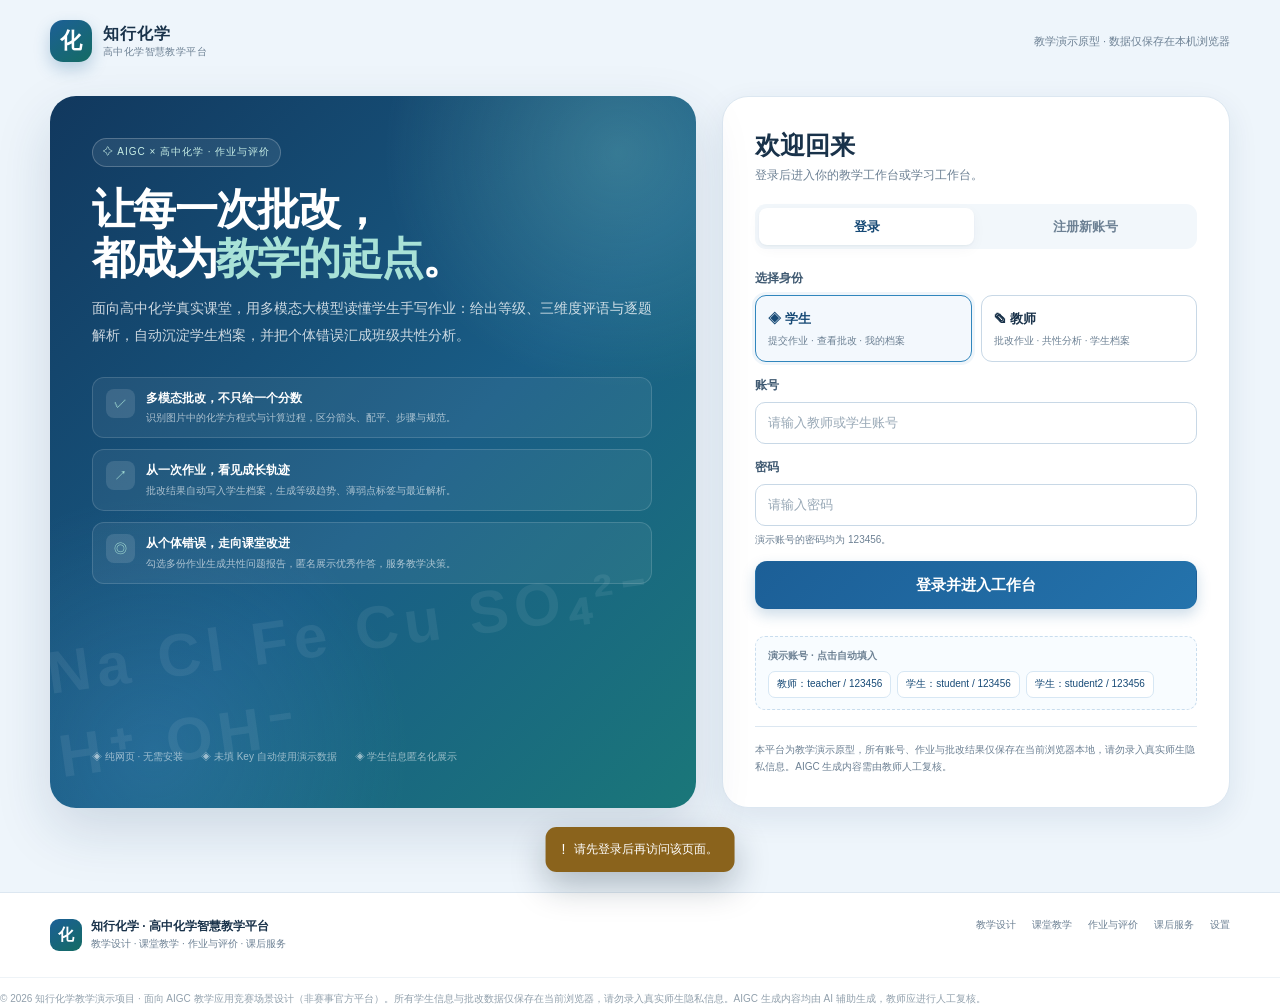
<file: student-dashboard.html>
<!DOCTYPE html>
<html lang="zh-CN">
<head>
  <meta charset="UTF-8">
  <meta name="viewport" content="width=device-width, initial-scale=1.0">
  <meta name="description" content="学生工作台：提交作业、查看批改结果、我的档案与优秀答案墙。">
  <title>学生工作台 · 知行化学</title>
  <link rel="stylesheet" href="style.css">
</head>
<body>
  <a class="skip-link" href="#main">跳到主要内容</a>
  <div id="site-header"></div>

  <main class="page-shell" id="main">
    <section class="hero">
      <div class="hero-inner">
        <div class="hero-copy">
          <span class="eyebrow">学生学习台 · 作业与评价</span>
          <h1>你好，<span data-user-name>同学</span>。<br>把每一次订正，变成下一次进步。</h1>
          <p>在这里提交化学作业、查看 AI 批改结果与逐题解析，也能在匿名优秀答案墙里找到值得借鉴的表达方式。批改结果会自动汇入你的成长档案。</p>
          <div class="hero-actions">
            <a class="btn btn-primary btn-lg" href="student-homework.html">提交新作业 →</a>
            <a class="btn btn-ghost btn-lg" href="student-profile.html">查看我的档案</a>
          </div>
          <div class="hero-stats">
            <div class="hero-stat"><strong id="statGraded">0</strong><small>已批改作业</small></div>
            <div class="hero-stat"><strong id="statAverage">—</strong><small>平均分</small></div>
            <div class="hero-stat"><strong id="statPending">0</strong><small>待批改</small></div>
          </div>
        </div>
        <aside class="hero-side" aria-label="学习提示">
          <span class="hero-side-title">当前关注</span>
          <div class="hero-mini">
            <span class="hero-mini-icon">◈</span>
            <div><strong id="focusTags">先完成一次作业提交</strong><small>薄弱点会随批改自动更新</small></div>
          </div>
          <div class="hero-mini">
            <span class="hero-mini-icon">↗</span>
            <div><strong id="focusTrend">等级趋势待生成</strong><small>每次批改都会留下一个坐标</small></div>
          </div>
          <div class="hero-mini">
            <span class="hero-mini-icon">★</span>
            <div><strong>优秀答案墙已开放</strong><small>匿名展示，只看思路与表达</small></div>
          </div>
        </aside>
      </div>
    </section>

    <section class="section">
      <div class="section-head">
        <div><h2>作业批次</h2><p>选择一次作业，上传照片或直接使用演示数据提交。</p></div>
        <a class="section-link" href="student-homework.html">进入我的作业 →</a>
      </div>
      <div class="assignment-list" id="batchList">
        <div class="card"><div class="empty-state"><div class="empty-icon">◈</div><h3>正在读取作业批次</h3><p>请稍候。</p></div></div>
      </div>
    </section>

    <section class="section">
      <div class="section-head">
        <div><h2>最近的批改结果</h2><p>点击可查看等级、三维度评语、逐题解析与薄弱点。</p></div>
        <a class="section-link" href="student-homework.html">查看全部 →</a>
      </div>
      <div class="grid grid-2" id="recentResults">
        <div class="card"><div class="empty-state"><div class="empty-icon">✓</div><h3>正在读取批改结果</h3><p>请稍候。</p></div></div>
      </div>
    </section>

    <section class="section">
      <div class="grid grid-2">
        <div class="card">
          <div class="card-header"><div><h2>我的薄弱点</h2><p>根据已批改作业自动归纳，最多展示 6 个标签。</p></div><a class="section-link" href="student-profile.html">档案 →</a></div>
          <div class="card-body" id="weakTagsBox"><span class="muted small">还没有批改记录。</span></div>
        </div>
        <div class="card">
          <div class="card-header"><div><h2>学习建议</h2><p>从最近一次批改中提取的行动建议。</p></div><a class="section-link" href="student-homework.html">去订正 →</a></div>
          <div class="card-body" id="adviceBox"><p class="muted small">完成第一次作业后，这里会出现针对性的学习建议。</p></div>
        </div>
      </div>
    </section>

    <section class="section">
      <div class="section-head">
        <div><h2>优秀答案墙</h2><p>匿名展示教师标记的优秀作答，学习思路，而不是照抄答案。</p></div>
        <a class="section-link" href="excellent-answers.html">进入答案墙 →</a>
      </div>
      <div class="grid grid-2" id="excellentPreview">
        <div class="card"><div class="empty-state"><div class="empty-icon">★</div><h3>正在读取优秀答案</h3><p>请稍候。</p></div></div>
      </div>
    </section>

    <section class="section">
      <div class="section-head"><div><h2>学习模块</h2><p>“作业与评价”与“课后答疑”已完整实现；课堂教学已接入实验仿真；教学设计为演示占位页。</p></div></div>
      <div class="grid grid-3">
        <a class="assignment-card" href="teaching-design.html"><div><p class="assignment-title">✎ 教学设计</p><div class="assignment-meta"><span>学习目标</span><span>任务单</span><span class="tag tag-gray">待扩展</span></div></div><span class="btn btn-ghost btn-sm">进入</span></a>
        <a class="assignment-card" href="classroom-teaching.html"><div><p class="assignment-title">▤ 课堂教学</p><div class="assignment-meta"><span>实验仿真</span><span>课堂互动</span><span class="tag tag-green">已上线</span></div></div><span class="btn btn-ghost btn-sm">进入</span></a>
        <a class="assignment-card" href="after-school-service.html"><div><p class="assignment-title">☾ 课后服务</p><div class="assignment-meta"><span>课后答疑</span><span>变式练习</span><span class="tag tag-green">已上线</span></div></div><span class="btn btn-ghost btn-sm">进入</span></a>
      </div>
    </section>

    <section class="section">
      <div class="alert alert-info"><span class="alert-icon">i</span><div><strong>隐私提示：</strong>批改结果与档案仅保存在当前浏览器。优秀答案墙只展示匿名化后的题目与作答，不显示姓名、学号或班级。AIGC 内容为辅助学习材料，请以教师讲评为准。</div></div>
    </section>
  </main>

  <div id="site-footer"></div>
  <script src="common.js"></script>
  <script>
    (function () {
      'use strict';
      var CH = window.ChemHub;
      var user = CH.setupPage({ role: 'student', active: 'dashboard', title: '学生工作台 · 知行化学' });
      if (!user) return;
      var student = CH.getStudentByUserId(user.id);
      if (!student) {
        document.getElementById('batchList').innerHTML = '<div class="card"><div class="empty-state"><div class="empty-icon">!</div><h3>未找到学生档案</h3><p>请退出后重新注册学生账号，或在设置页恢复演示数据。</p><a class="btn btn-secondary btn-sm" href="settings.html">前往设置</a></div></div>';
        return;
      }

      var submissions = CH.getSubmissions().filter(function (item) { return item.studentId === student.studentId; });
      var graded = submissions.filter(function (item) { return item.status === 'graded' && item.result; }).sort(function (a, b) { return new Date(b.gradedAt) - new Date(a.gradedAt); });
      var pending = submissions.filter(function (item) { return item.status === 'pending'; });
      var stats = CH.getStudentStats(student.studentId);

      document.getElementById('statGraded').textContent = graded.length;
      document.getElementById('statAverage').textContent = stats.average ? stats.average : '—';
      document.getElementById('statPending').textContent = pending.length;

      if (student.weakTags && student.weakTags.length) {
        document.getElementById('focusTags').textContent = '优先关注：' + student.weakTags.slice(0, 2).join('、');
      } else {
        document.getElementById('focusTags').textContent = '先完成一次作业提交';
      }
      if (graded.length >= 2) {
        var latest = graded[0].result;
        var previous = graded[1].result;
        var diff = (Number(latest.score) || 0) - (Number(previous.score) || 0);
        document.getElementById('focusTrend').textContent = diff >= 0 ? ('较上次提升 ' + diff + ' 分') : ('较上次回落 ' + Math.abs(diff) + ' 分');
      } else if (graded.length === 1) {
        document.getElementById('focusTrend').textContent = '已生成第一个成长坐标';
      }

      var batchBox = document.getElementById('batchList');
      batchBox.innerHTML = CH.BATCHES.map(function (batch) {
        var mine = submissions.filter(function (item) { return item.batchId === batch.id; }).sort(function (a, b) { return new Date(b.submittedAt) - new Date(a.submittedAt); });
        var latest = mine[0];
        var status = '';
        var action = '';
        if (!latest) {
          status = '<span class="tag tag-gray">未提交</span>';
          action = '<a class="btn btn-primary btn-sm" href="student-homework.html?batch=' + batch.id + '">去提交</a>';
        } else if (latest.status === 'pending') {
          status = '<span class="tag tag-amber">待批改</span>';
          action = '<a class="btn btn-ghost btn-sm" href="student-homework.html?submission=' + encodeURIComponent(latest.id) + '">查看提交</a>';
        } else {
          status = '<span class="grade-badge ' + CH.gradeClass(latest.result.grade) + '">' + CH.escapeHTML(latest.result.grade) + '</span>';
          action = '<a class="btn btn-secondary btn-sm" href="student-homework.html?submission=' + encodeURIComponent(latest.id) + '">查看批改</a>';
        }
        return '<div class="assignment-card"><div><p class="assignment-title">' + CH.escapeHTML(batch.name) + '</p><div class="assignment-meta"><span>' + CH.escapeHTML(batch.unit) + '</span><span>截止 ' + CH.escapeHTML(batch.due) + '</span><span>' + CH.escapeHTML(batch.task) + '</span>' + status + '</div></div><div class="assignment-actions">' + action + '</div></div>';
      }).join('');

      var resultBox = document.getElementById('recentResults');
      if (!graded.length) {
        resultBox.innerHTML = '<div class="card" style="grid-column:1/-1;"><div class="empty-state"><div class="empty-icon">✓</div><h3>还没有批改结果</h3><p>提交一份作业后，AI 会给出等级、三维度评语与逐题解析。</p><a class="btn btn-primary btn-sm" href="student-homework.html">去提交作业</a></div></div>';
      } else {
        resultBox.innerHTML = graded.slice(0, 2).map(function (item) {
          var tags = (item.result.weakTags || []).slice(0, 3).map(function (tag) { return '<span class="tag tag-weak">' + CH.escapeHTML(tag) + '</span>'; }).join(' ');
          return '<div class="card"><div class="card-header"><div><h2>' + CH.escapeHTML(item.batchName) + '</h2><p>' + CH.escapeHTML(item.unit || '') + ' · ' + CH.formatDate(item.gradedAt, true) + '</p></div><span class="grade-badge ' + CH.gradeClass(item.result.grade) + '">' + CH.escapeHTML(item.result.grade) + '</span></div><div class="card-body"><p class="small ink-soft" style="margin:0 0 10px;">' + CH.escapeHTML(CH.truncate(item.result.overall, 96)) + '</p><div class="tag-list">' + (tags || '<span class="tag tag-gray">暂无薄弱点</span>') + '</div></div><div class="card-footer between"><span class="small muted">得分 ' + CH.escapeHTML(String(item.result.score)) + ' / 100</span><a class="btn btn-secondary btn-sm" href="student-homework.html?submission=' + encodeURIComponent(item.id) + '">查看逐题解析 →</a></div></div>';
        }).join('');
      }

      var weakBox = document.getElementById('weakTagsBox');
      if (student.weakTags && student.weakTags.length) {
        weakBox.innerHTML = '<div class="tag-list">' + student.weakTags.map(function (tag) { return '<span class="tag tag-weak">' + CH.escapeHTML(tag) + '</span>'; }).join('') + '</div><p class="small muted" style="margin:12px 0 0;">建议优先订正带有这些标签的题目，再完成一次同类题复测。</p>';
      } else {
        weakBox.innerHTML = '<p class="small muted" style="margin:0;">还没有足够的批改记录来归纳薄弱点。</p>';
      }

      var adviceBox = document.getElementById('adviceBox');
      if (graded.length) {
        var latestResult = graded[0].result;
        var firstWrong = (latestResult.questions || []).filter(function (q) { return q.verdict !== '正确'; })[0];
        var advice = firstWrong ? ('优先复盘第 ' + CH.escapeHTML(String(firstWrong.no)) + ' 题：' + CH.escapeHTML(CH.truncate(firstWrong.reason, 80))) : '最近一次作业完成得很好，可以尝试挑战更高阶的变式题。';
        adviceBox.innerHTML = '<div class="overall-box"><strong>来自最近一次批改</strong>' + advice + '</div><p class="small muted" style="margin:10px 0 0;">完整解析见“我的作业”。</p>';
      }

      var excellentBox = document.getElementById('excellentPreview');
      var excellent = CH.getActiveExcellent().slice(0, 2);
      if (!excellent.length) {
        excellentBox.innerHTML = '<div class="card" style="grid-column:1/-1;"><div class="empty-state"><div class="empty-icon">★</div><h3>优秀答案墙暂时为空</h3><p>教师标记优秀作答后，这里会出现匿名示范。</p><a class="btn btn-ghost btn-sm" href="excellent-answers.html">去看看</a></div></div>';
      } else {
        excellentBox.innerHTML = excellent.map(function (item) {
          return '<div class="excellent-card"><p class="quote">优秀答案 · 匿名示范</p><h3>' + CH.escapeHTML(CH.truncate(item.question, 58)) + '</h3><p class="answer">' + CH.escapeHTML(CH.truncate(item.answer, 120)) + '</p><div class="teacher-comment"><strong>教师评语：</strong>' + CH.escapeHTML(CH.truncate(item.comment, 72)) + '</div></div>';
        }).join('');
      }
    })();
  </script>
</body>
</html>
</file>
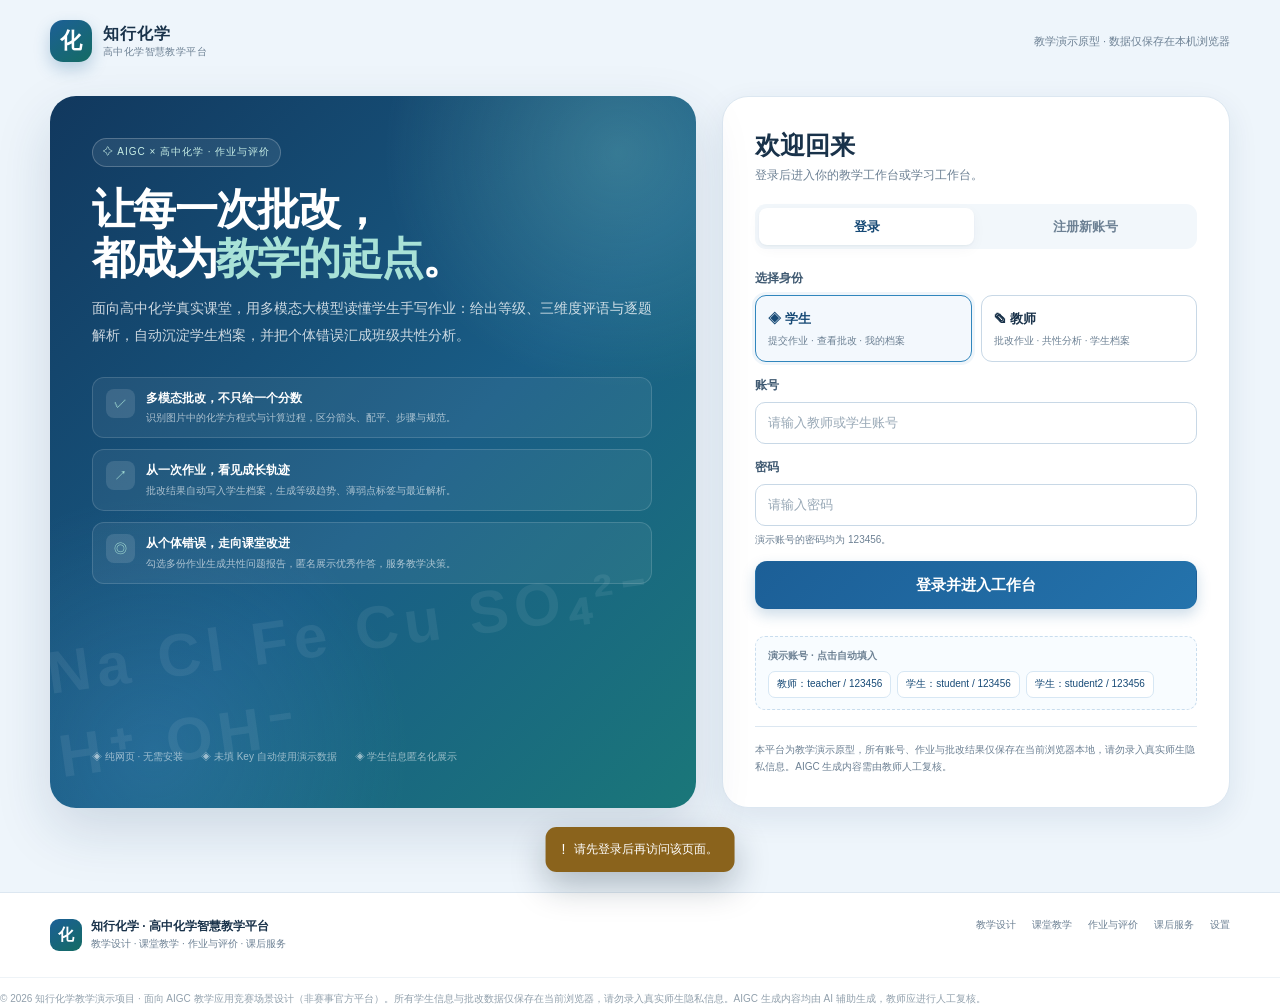
<file: student-homework.html>
<!DOCTYPE html>
<html lang="zh-CN">
<head>
  <meta charset="UTF-8">
  <meta name="viewport" content="width=device-width, initial-scale=1.0">
  <meta name="description" content="学生作业页：选择批次提交作业、查看待批改状态、浏览自己的批改结果与匿名优秀答案墙。">
  <title>我的作业 · 知行化学</title>
  <link rel="stylesheet" href="style.css">
</head>
<body>
  <a class="skip-link" href="#main">跳到主要内容</a>
  <div id="site-header"></div>

  <main class="page-shell" id="main">
    <div class="page-head">
      <div>
        <nav class="breadcrumbs" aria-label="面包屑"><a href="student-dashboard.html">学生工作台</a><span>/</span><span>作业与评价</span></nav>
        <h1>我的作业</h1>
        <p><span data-user-name>同学</span>，选择作业批次并上传作业照片即可提交。提交后显示“待批改”，教师完成 AI 批改与复核后，你可以在这里查看等级、三维度评语和逐题解析。</p>
      </div>
      <div class="page-head-actions">
        <a class="btn btn-ghost btn-sm" href="excellent-answers.html">优秀答案墙</a>
        <a class="btn btn-ghost btn-sm" href="student-profile.html">我的档案</a>
      </div>
    </div>

    <div class="stats-grid">
      <div class="stat-card"><span class="stat-icon">✓</span><div><strong id="statGraded">0</strong><small>已批改</small></div></div>
      <div class="stat-card"><span class="stat-icon">◷</span><div><strong id="statPending">0</strong><small>待批改</small></div></div>
      <div class="stat-card"><span class="stat-icon">◎</span><div><strong id="statAverage">—</strong><small>平均分</small></div></div>
      <div class="stat-card"><span class="stat-icon">◈</span><div><strong id="statWeak">0</strong><small>薄弱点标签</small></div></div>
    </div>

    <div class="grid grid-3" style="margin-top:18px;">
      <div class="span-2">
        <section class="card" id="submitPanel">
          <div class="card-header">
            <div><h2>提交作业</h2><p>图片会先在本地压缩用于预览；提交时仅保存文件名与自述，原始照片不会写入浏览器存储。</p></div>
            <span class="tag tag-blue">学生端</span>
          </div>
          <div class="card-body">
            <div class="form-grid">
              <div class="field">
                <label for="batchSelect">选择作业批次</label>
                <select class="input" id="batchSelect"></select>
              </div>
              <div class="field">
                <label for="fileInputLabel">作业文件</label>
                <div class="upload-zone upload-zone-compact" id="uploadZone" role="button" tabindex="0">
                  <span class="upload-icon">⇪</span>
                  <h3>点击选择或拖入作业照片</h3>
                  <p>JPG / PNG 图片；PDF 仅记录文件名。若暂无照片，也可直接提交一次演示作业。</p>
                  <input type="file" id="fileInput" accept="image/jpeg,image/png,application/pdf" hidden>
                </div>
              </div>
            </div>
            <div id="filePreview"></div>
            <div class="field" style="margin-top:14px;">
              <label for="selfReport">我的自述（选填）</label>
              <textarea class="input" id="selfReport" rows="3" placeholder="例如：这次重点检查了离子方程式的拆分，计算题写出了完整步骤；第 4 题不太确定。"></textarea>
              <small class="field-hint">写清楚自己的思路和疑惑，有助于教师和 AI 关注你的真实问题。</small>
            </div>
            <div class="alert alert-info">
              <span class="alert-icon">i</span>
              <div>提交后状态为“待批改”。教师完成批改后，系统会自动更新你的档案、等级趋势和薄弱点标签。请勿上传包含真实姓名、学号等隐私信息的图片。</div>
            </div>
            <div class="form-actions" style="margin-top:14px;">
              <button class="btn btn-primary" type="button" id="submitHomework">提交作业</button>
              <a class="btn btn-ghost" href="excellent-answers.html">先看看优秀答案</a>
            </div>
            <p class="small muted" style="margin:10px 0 0;">未选择文件时，将以“演示提交”记录，便于课堂演示完整流程。</p>
          </div>
        </section>
      </div>

      <aside class="stack">
        <section class="card">
          <div class="card-header"><div><h2>我的提交记录</h2><p>按提交时间倒序排列。</p></div><span class="tag tag-gray" id="recordCount">0 份</span></div>
          <div class="card-body" id="recordList"><p class="small muted" style="margin:0;">正在读取提交记录。</p></div>
        </section>
        <section class="card">
          <div class="card-header"><div><h2>我的薄弱点</h2><p>根据已批改作业自动归纳。</p></div><a class="section-link" href="student-profile.html">档案 →</a></div>
          <div class="card-body" id="weakBox"><p class="small muted" style="margin:0;">暂无批改记录。</p></div>
        </section>
      </aside>
    </div>

    <section class="section" id="resultSection">
      <div class="section-head">
        <div><h2>批改结果与逐题解析</h2><p>展示当前选择的提交；已批改的作业会包含等级、三维度评语、整体评价与逐题解析。</p></div>
        <a class="section-link" href="student-profile.html">查看成长档案 →</a>
      </div>
      <div id="resultBox">
        <div class="card"><div class="empty-state"><div class="empty-icon">✓</div><h3>还没有选择作业</h3><p>提交一份作业后，等待教师批改；也可以点击右侧记录查看已有结果。</p></div></div>
      </div>
    </section>

    <section class="section">
      <div class="section-head">
        <div><h2>优秀答案墙</h2><p>匿名展示教师标记的优秀作答，学习思路与表达，不要直接照抄。</p></div>
        <a class="section-link" href="excellent-answers.html">进入完整答案墙 →</a>
      </div>
      <div class="grid grid-2" id="excellentPreview"></div>
    </section>

    <section class="section">
      <div class="alert alert-info"><span class="alert-icon">i</span><div><strong>隐私与学术诚信：</strong>本页数据仅保存在当前浏览器，不会上传到服务器。AIGC 评语用于辅助学习，最终成绩与评价以教师复核为准。</div></div>
    </section>
  </main>

  <div id="site-footer"></div>
  <script src="common.js"></script>
  <script>
    (function () {
      'use strict';
      var CH = window.ChemHub;
      var user = CH.setupPage({ role: 'student', active: 'homework', title: '我的作业 · 知行化学' });
      if (!user) return;
      var student = CH.getStudentByUserId(user.id);
      if (!student) {
        document.getElementById('submitPanel').innerHTML = '<div class="empty-state"><div class="empty-icon">!</div><h3>未找到学生档案</h3><p>请退出后重新注册学生账号，或在设置页恢复演示数据。</p><a class="btn btn-secondary btn-sm" href="settings.html">前往设置</a></div>';
        return;
      }

      var state = { batchId: CH.BATCHES[0] ? CH.BATCHES[0].id : '', file: null, fileKind: '', dataUrl: '', submitting: false, viewing: null, token: 0 };
      var batchSelect = document.getElementById('batchSelect');
      var fileInput = document.getElementById('fileInput');
      var uploadZone = document.getElementById('uploadZone');
      var previewBox = document.getElementById('filePreview');
      var resultBox = document.getElementById('resultBox');
      var submitButton = document.getElementById('submitHomework');

      function mySubmissions() {
        return CH.getSubmissions().filter(function (item) { return item.studentId === student.studentId; }).sort(function (a, b) { return new Date(b.submittedAt) - new Date(a.submittedAt); });
      }

      function renderStats() {
        var list = mySubmissions();
        var graded = list.filter(function (item) { return item.status === 'graded' && item.result; });
        var stats = CH.getStudentStats(student.studentId);
        document.getElementById('statGraded').textContent = graded.length;
        document.getElementById('statPending').textContent = list.filter(function (item) { return item.status === 'pending'; }).length;
        document.getElementById('statAverage').textContent = stats.average ? stats.average : '—';
        document.getElementById('statWeak').textContent = student.weakTags ? student.weakTags.length : 0;
      }

      function initBatches() {
        batchSelect.innerHTML = CH.BATCHES.map(function (item) {
          return '<option value="' + CH.escapeHTML(item.id) + '">' + CH.escapeHTML(item.name) + ' · 截止 ' + CH.escapeHTML(item.due) + '</option>';
        }).join('');
        batchSelect.value = state.batchId;
      }

      function renderPreview() {
        previewBox.innerHTML = '';
        if (!state.file) return;
        var thumb = state.dataUrl ? '<img src="' + state.dataUrl + '" alt="作业预览">' : '<div class="file-placeholder">PDF</div>';
        previewBox.innerHTML = '<div class="file-preview">' + thumb + '<div class="file-info"><strong>' + CH.escapeHTML(state.file.name) + '</strong><small>' + (state.fileKind === 'pdf' ? 'PDF 文件 · 仅记录文件名' : '图片已压缩，仅用于本地预览') + '</small></div><button class="btn btn-ghost btn-sm file-remove" type="button" data-remove-file>移除</button></div>';
      }

      previewBox.addEventListener('click', function (event) {
        if (!event.target.closest('[data-remove-file]')) return;
        state.file = null;
        state.fileKind = '';
        state.dataUrl = '';
        fileInput.value = '';
        renderPreview();
      });

      function acceptFile(file) {
        if (!file) return;
        var name = String(file.name || '');
        var isImage = /^image\/(jpeg|png|webp)$/i.test(file.type) || /\.(jpe?g|png)$/i.test(name);
        var isPdf = file.type === 'application/pdf' || /\.pdf$/i.test(name);
        if (!isImage && !isPdf) { CH.toast('仅支持 JPG / PNG 图片或 PDF 文件。', 'error'); return; }
        if (file.size > 20 * 1024 * 1024) { CH.toast('文件超过 20MB，请压缩后重试。', 'error'); return; }
        state.file = file;
        state.fileKind = isPdf ? 'pdf' : 'image';
        state.dataUrl = '';
        var token = ++state.token;
        renderPreview();
        if (isPdf) { CH.toast('PDF 已选择，提交后仅记录文件名。', 'info'); return; }
        CH.compressImage(file, 1400, 0.82).then(function (out) {
          if (token !== state.token) return;
          state.dataUrl = out.dataUrl;
          renderPreview();
        }).catch(function (error) {
          if (token !== state.token) return;
          state.file = null;
          state.fileKind = '';
          renderPreview();
          CH.toast(error.message || '图片读取失败。', 'error');
        });
      }

      uploadZone.addEventListener('click', function (event) {
        if (event.target === fileInput) return;
        fileInput.click();
      });
      uploadZone.addEventListener('keydown', function (event) {
        if (event.key === 'Enter' || event.key === ' ') { event.preventDefault(); fileInput.click(); }
      });
      fileInput.addEventListener('click', function (event) { event.stopPropagation(); });
      fileInput.addEventListener('change', function () { acceptFile(fileInput.files && fileInput.files[0]); });
      ['dragenter', 'dragover'].forEach(function (name) {
        uploadZone.addEventListener(name, function (event) { event.preventDefault(); uploadZone.classList.add('is-dragover'); });
      });
      ['dragleave', 'drop'].forEach(function (name) {
        uploadZone.addEventListener(name, function (event) { event.preventDefault(); uploadZone.classList.remove('is-dragover'); });
      });
      uploadZone.addEventListener('drop', function (event) {
        acceptFile(event.dataTransfer && event.dataTransfer.files && event.dataTransfer.files[0]);
      });

      function renderRecords() {
        var list = mySubmissions();
        document.getElementById('recordCount').textContent = list.length + ' 份';
        var box = document.getElementById('recordList');
        if (!list.length) {
          box.innerHTML = '<div class="empty-state" style="padding:18px 10px;"><div class="empty-icon">◷</div><h3>还没有提交</h3><p>选择批次后提交第一份作业。</p></div>';
          return;
        }
        box.innerHTML = '<div class="pending-list">' + list.slice(0, 6).map(function (item) {
          var badge = item.status === 'graded' && item.result
            ? '<span class="grade-badge ' + CH.gradeClass(item.result.grade) + '">' + CH.escapeHTML(item.result.grade) + '</span>'
            : '<span class="tag tag-amber">待批改</span>';
          return '<button class="pending-item" type="button" style="width:100%;text-align:left;background:none;border:0;border-bottom:1px solid var(--line);" data-view="' + CH.escapeHTML(item.id) + '"><div class="pending-main"><strong>' + CH.escapeHTML(item.batchName) + '</strong><p>' + CH.formatDate(item.submittedAt, true) + ' · ' + (item.status === 'graded' ? '已批改' : '等待教师批改') + '</p></div>' + badge + '</button>';
        }).join('') + '</div>';
      }

      document.getElementById('recordList').addEventListener('click', function (event) {
        var button = event.target.closest('[data-view]');
        if (!button) return;
        var submission = CH.getSubmissionById(button.getAttribute('data-view'));
        if (!submission || submission.studentId !== student.studentId) return;
        state.viewing = submission;
        renderResult(submission);
        document.getElementById('resultSection').scrollIntoView({ behavior: 'smooth', block: 'start' });
      });

      function renderWeakTags() {
        var stats = CH.getStudentStats(student.studentId);
        var tags = student.weakTags || [];
        var box = document.getElementById('weakBox');
        if (!tags.length) {
          box.innerHTML = '<p class="small muted" style="margin:0;">完成一次批改后，这里会自动归纳薄弱点。</p>';
          return;
        }
        box.innerHTML = '<div class="tag-list">' + tags.map(function (tag) { return '<span class="tag tag-weak">' + CH.escapeHTML(tag) + '</span>'; }).join('') + '</div><p class="small muted" style="margin:10px 0 0;">平均分 ' + (stats.average || '—') + '，已批改 ' + stats.graded + ' 份。</p>';
      }

      function dimensionHTML(label, data) {
        var score = Math.max(0, Math.min(100, Number(data && data.score) || 0));
        return '<div class="dimension-card"><div class="dimension-top"><strong>' + label + '</strong><span>' + score + '</span></div><div class="dimension-bar"><span style="width:' + score + '%"></span></div><p>' + CH.escapeHTML((data && data.comment) || '暂无评语。') + '</p></div>';
      }

      function pendingHTML(submission) {
        return '<div class="result-shell"><div class="result-banner"><div><h2>' + CH.escapeHTML(submission.batchName) + '</h2><p>' + CH.escapeHTML(submission.unit || '') + ' · 提交于 ' + CH.formatDate(submission.submittedAt, true) + '</p><div class="result-meta"><span class="tag tag-amber">待批改</span><span class="tag tag-gray">已进入教师队列</span></div></div><div class="score-panel"><div class="score-ring" style="background:#e8f0f6"><div><strong>—</strong><small>等待批改</small></div></div></div></div><div class="alert alert-warning"><span class="alert-icon">◷</span><div><strong>已提交成功。</strong>教师完成 AI 批改与人工复核后，这里会显示等级、三维度评语和逐题解析；档案也会同步更新。你可以先浏览优秀答案墙。</div></div>' + (submission.selfReport ? '<div class="overall-box"><strong>我的自述</strong>' + CH.escapeHTML(submission.selfReport) + '</div>' : '') + '</div>';
      }

      function renderResult(submission) {
        if (!submission || submission.studentId !== student.studentId) {
          CH.toast('未找到这份作业，或它不属于当前账号。', 'error');
          return;
        }
        state.viewing = submission;
        if (submission.status !== 'graded' || !submission.result) {
          resultBox.innerHTML = pendingHTML(submission);
          return;
        }
        var data = submission.result;
        var score = Math.max(0, Math.min(100, Number(data.score) || 0));
        var grade = data.grade || CH.gradeFromScore(score);
        var dims = data.dimensions || {};
        var questions = Array.isArray(data.questions) ? data.questions : [];
        var weakTags = Array.isArray(data.weakTags) ? data.weakTags : [];
        var sourceText = data.isMock ? '演示批改数据（教师可复核）' : ('DeepSeek 多模态 · ' + (data.model || CH.getSettings().model));
        var questionsHTML = questions.map(function (q) {
          var errorTag = q.errorType ? '<span class="tag tag-red">' + CH.escapeHTML(q.errorType) + '</span>' : '';
          var weakTag = q.tag ? '<span class="tag tag-weak">' + CH.escapeHTML(q.tag) + '</span>' : '';
          return '<article class="question-card"><div class="question-top"><span class="question-no">' + CH.escapeHTML(String(q.no)) + '</span><div class="question-heading"><p class="question-text">' + CH.escapeHTML(q.question) + '</p><div class="question-badges"><span class="verdict ' + CH.verdictClass(q.verdict) + '">' + CH.escapeHTML(q.verdict) + '</span>' + errorTag + weakTag + '</div></div></div><div class="question-body"><div class="qa-block"><span class="qa-label">我的作答</span><p class="qa-text">' + CH.escapeHTML(q.studentAnswer) + '</p></div><div class="qa-block"><span class="qa-label">判定依据</span><p class="qa-text">' + CH.escapeHTML(q.reason) + '</p></div><div class="analysis-grid"><div class="analysis-block wrong-cause"><span class="qa-label">错因分析</span><p class="qa-text">' + CH.escapeHTML(q.reason) + '</p></div><div class="analysis-block correct-way"><span class="qa-label">正确思路</span><p class="qa-text">' + CH.escapeHTML(q.correctApproach) + '</p></div></div></div></article>';
        }).join('');
        resultBox.innerHTML = '<div class="result-shell"><div class="result-banner"><div><h2>' + CH.escapeHTML(submission.batchName) + '</h2><p>' + CH.escapeHTML(submission.unit || '') + ' · 批改于 ' + CH.formatDate(submission.gradedAt, true) + ' · ' + CH.escapeHTML(sourceText) + '</p><div class="result-meta"><span class="tag tag-blue">' + questions.length + ' 题解析</span><span class="tag tag-green">已同步我的档案</span><a class="tag tag-gray" href="student-profile.html">查看档案 →</a></div></div><div class="score-panel"><div class="score-ring" style="background:conic-gradient(var(--blue-600) 0 ' + score + '%, #e8f0f6 ' + score + '% 100%)"><div><strong>' + score + '</strong><small>综合得分</small></div></div><div class="score-copy"><span class="grade-badge ' + CH.gradeClass(grade) + '">' + CH.escapeHTML(grade) + '</span><p>等级 / 100 分制</p></div></div></div>' +
          '<div class="dimension-grid">' + dimensionHTML('知识准确性', dims.accuracy) + dimensionHTML('思维完整性', dims.logic) + dimensionHTML('规范性', dims.normativity) + '</div>' +
          '<div class="overall-box"><strong>教师 / AI 整体评价</strong>' + CH.escapeHTML(data.overall) + '</div>' +
          '<div class="weak-tags"><span class="weak-label">本次薄弱点：</span>' + (weakTags.length ? weakTags.map(function (tag) { return '<span class="tag tag-weak">' + CH.escapeHTML(tag) + '</span>'; }).join('') : '<span class="tag tag-gray">本次未发现明显薄弱点</span>') + '</div>' +
          '<div class="section-head" style="margin:4px 0 0;"><div><h2>逐题解析</h2><p>先看“错因分析”，再合上页面独立重做一遍，最后用“正确思路”检查。</p></div></div>' +
          '<div class="question-list">' + (questionsHTML || '<div class="card"><div class="empty-state"><p>本次没有逐题解析。</p></div></div>') + '</div>' +
          '<div class="alert alert-info"><span class="alert-icon">i</span><div>评语由 AIGC 辅助生成，教师已进行复核。若对手写识别或判定有疑问，请带着原卷找教师面批。</div></div></div>';
      }

      function renderExcellentPreview() {
        var list = CH.getActiveExcellent().slice(0, 2);
        var box = document.getElementById('excellentPreview');
        if (!list.length) {
          box.innerHTML = '<div class="card" style="grid-column:1/-1;"><div class="empty-state"><div class="empty-icon">★</div><h3>答案墙暂时为空</h3><p>教师标记优秀作答后，这里会出现匿名示范。</p></div></div>';
          return;
        }
        box.innerHTML = list.map(function (item) {
          return '<div class="excellent-card"><p class="quote">优秀答案 · 匿名展示</p><h3>' + CH.escapeHTML(CH.truncate(item.question, 56)) + '</h3><p class="answer">' + CH.escapeHTML(CH.truncate(item.answer, 130)) + '</p><div class="teacher-comment"><strong>教师评语：</strong>' + CH.escapeHTML(CH.truncate(item.comment, 86)) + '</div><div style="margin-top:10px;"><a class="section-link" href="excellent-answers.html">查看完整答案墙 →</a></div></div>';
        }).join('');
      }

      submitButton.addEventListener('click', function () {
        if (state.submitting) return;
        state.submitting = true;
        submitButton.disabled = true;
        submitButton.textContent = '提交中…';
        try {
          var submission = CH.createSubmission({
            studentId: student.studentId,
            batchId: state.batchId,
            selfReport: document.getElementById('selfReport').value.trim(),
            fileName: state.file ? state.file.name : '演示提交（未上传图片）',
            source: state.fileKind === 'pdf' ? 'pdf' : (state.file ? 'upload' : 'demo-submit'),
            status: 'pending'
          });
          state.file = null;
          state.fileKind = '';
          state.dataUrl = '';
          fileInput.value = '';
          document.getElementById('selfReport').value = '';
          renderPreview();
          renderResult(submission);
          renderStats();
          renderRecords();
          CH.toast('提交成功，状态为“待批改”。', 'success');
          document.getElementById('resultSection').scrollIntoView({ behavior: 'smooth', block: 'start' });
        } catch (error) {
          CH.toast(error.message || '提交失败，请重试。', 'error');
        } finally {
          state.submitting = false;
          submitButton.disabled = false;
          submitButton.textContent = '提交作业';
        }
      });

      initBatches();
      renderStats();
      renderRecords();
      renderWeakTags();
      renderExcellentPreview();

      var params = new URLSearchParams(location.search);
      var sid = params.get('submission');
      var batchId = params.get('batch');
      if (batchId && CH.getBatch(batchId)) {
        state.batchId = batchId;
        batchSelect.value = batchId;
      }
      var requested = sid ? CH.getSubmissionById(sid) : null;
      if (requested && requested.studentId === student.studentId) {
        renderResult(requested);
      } else {
        var list = mySubmissions();
        var graded = list.filter(function (item) { return item.status === 'graded' && item.result; });
        if (graded.length) renderResult(graded[0]);
        else if (list.length) renderResult(list[0]);
      }
    })();
  </script>
</body>
</html>
</file>
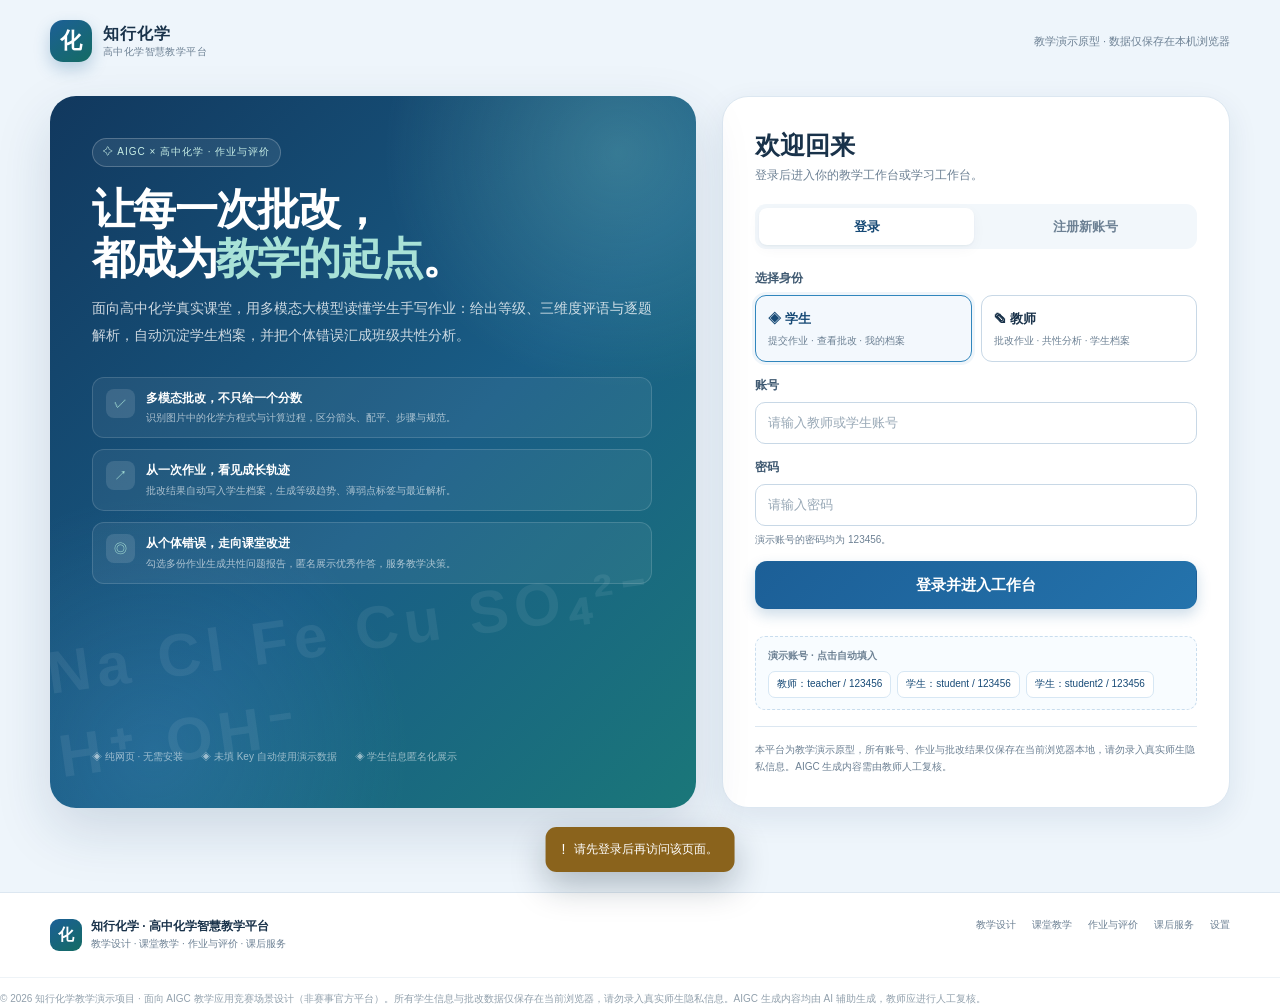
<file: student-profile.html>
<!DOCTYPE html>
<html lang="zh-CN">
<head>
  <meta charset="UTF-8">
  <meta name="viewport" content="width=device-width, initial-scale=1.0">
  <meta name="description" content="学生档案：批改历史时间线、等级趋势、薄弱点标签与最近解析汇总；教师可查看班级学生，学生仅查看本人。">
  <title>学生档案 · 知行化学</title>
  <link rel="stylesheet" href="style.css">
</head>
<body>
  <a class="skip-link" href="#main">跳到主要内容</a>
  <div id="site-header"></div>

  <main class="page-shell" id="main">
    <div class="page-head">
      <div>
        <nav class="breadcrumbs" aria-label="面包屑"><a id="backDashboard" href="teacher-dashboard.html">工作台</a><span>/</span><span id="crumbLabel">学生档案</span></nav>
        <h1 id="pageTitle">学生档案</h1>
        <p id="pageLead">查看班级学生的批改历史、等级趋势与薄弱点，为个别化辅导提供依据。档案会随每次批改自动更新。</p>
      </div>
      <div class="page-head-actions">
        <a class="btn btn-ghost btn-sm" href="teacher-homework.html" id="homeworkLink">去批改作业</a>
        <a class="btn btn-ghost btn-sm" href="common-issues.html">班级共性分析</a>
        <a class="btn btn-ghost btn-sm" href="excellent-answers.html">优秀答案墙</a>
      </div>
    </div>

    <div id="profileLayout" class="profile-layout">
      <div class="card"><div class="card-body"><p class="small muted" style="margin:0;">正在读取档案。</p></div></div>
    </div>

    <section class="section">
      <div class="alert alert-info"><span class="alert-icon">i</span><div><strong>数据说明：</strong>档案由每次批改结果自动汇总，包含等级趋势、薄弱点标签与最近解析。数据仅保存在当前浏览器；教师账号只能查看本班学生，学生账号只能查看本人档案。请勿录入真实师生隐私信息。</div></div>
    </section>
  </main>

  <div id="site-footer"></div>
  <script src="common.js"></script>
  <script>
    (function () {
      'use strict';
      var CH = window.ChemHub;
      var user = CH.setupPage({ active: 'profile', title: '学生档案 · 知行化学' });
      if (!user) return;
      var isTeacher = user.role === 'teacher';
      var className = user.className || CH.DEMO_CLASS;
      var layout = document.getElementById('profileLayout');
      var pageTitle = document.getElementById('pageTitle');
      var pageLead = document.getElementById('pageLead');
      var crumbLabel = document.getElementById('crumbLabel');
      var backDashboard = document.getElementById('backDashboard');
      var homeworkLink = document.getElementById('homeworkLink');

      backDashboard.href = isTeacher ? 'teacher-dashboard.html' : 'student-dashboard.html';
      backDashboard.textContent = isTeacher ? '教师工作台' : '学生工作台';
      homeworkLink.href = isTeacher ? 'teacher-homework.html' : 'student-homework.html';
      homeworkLink.textContent = isTeacher ? '去批改作业' : '去提交作业';

      var params = new URLSearchParams(location.search);
      var requestedId = params.get('studentId');
      var ownStudent = !isTeacher ? CH.getStudentByUserId(user.id) : null;

      function allClassStudents() {
        return CH.getClassStudents(className).slice().sort(function (a, b) { return a.studentId.localeCompare(b.studentId); });
      }

      function currentStudent() {
        if (!isTeacher) return ownStudent;
        var list = allClassStudents();
        var found = requestedId ? list.filter(function (item) { return item.studentId === requestedId; })[0] : null;
        return found || list[0] || null;
      }

      function gradedSubmissions(studentId) {
        return CH.getSubmissions().filter(function (item) {
          return item.studentId === studentId && item.status === 'graded' && item.result;
        }).sort(function (a, b) { return new Date(b.gradedAt || b.submittedAt) - new Date(a.gradedAt || a.submittedAt); });
      }

      function countWeakTags(subs) {
        var counts = {};
        subs.forEach(function (item) {
          (item.result.weakTags || []).forEach(function (tag) {
            counts[tag] = (counts[tag] || 0) + 1;
          });
        });
        return Object.keys(counts).map(function (tag) { return { tag: tag, count: counts[tag] }; }).sort(function (a, b) {
          if (b.count !== a.count) return b.count - a.count;
          return a.tag.localeCompare(b.tag, 'zh-CN');
        });
      }

      function renderTeacherSidebar(selected) {
        var list = allClassStudents();
        return '<aside class="stack"><section class="card"><div class="card-header"><div><h2>班级学生</h2><p>' + CH.escapeHTML(className) + ' · 共 ' + list.length + ' 人</p></div><span class="tag tag-blue">教师视图</span></div><div class="card-body"><div class="field" style="margin-bottom:10px;"><input class="input" id="studentSearch" type="search" placeholder="搜索姓名或学号…" aria-label="搜索学生"></div><div class="student-list" id="studentList">' + list.map(function (student) {
          var stats = CH.getStudentStats(student.studentId);
          var subs = gradedSubmissions(student.studentId);
          var latestGrade = subs[0] && subs[0].result ? subs[0].result.grade : '—';
          return '<a class="student-item ' + (selected && selected.studentId === student.studentId ? 'is-active' : '') + '" href="student-profile.html?studentId=' + encodeURIComponent(student.studentId) + '" data-search="' + CH.escapeHTML(student.name + ' ' + student.studentId) + '"><span class="student-avatar">' + CH.escapeHTML(String(student.name || '学').slice(0, 1)) + '</span><span class="student-meta"><strong>' + CH.escapeHTML(student.name) + '</strong><small>' + CH.escapeHTML(student.studentId) + ' · 平均 ' + (stats.average || '—') + ' 分</small></span><span class="mini-grade">' + CH.escapeHTML(latestGrade) + '</span></a>';
        }).join('') + '</div></div></section><section class="card"><div class="card-header"><div><h2>班级概览</h2><p>基于本班已批改作业。</p></div></div><div class="card-body" id="classOverview"></div></section></aside>';
      }

      function renderClassOverview() {
        var list = allClassStudents();
        var allSubs = CH.getSubmissions().filter(function (item) {
          return item.className === className && item.status === 'graded' && item.result;
        });
        var average = allSubs.length ? Math.round(allSubs.reduce(function (sum, item) { return sum + (Number(item.result.score) || 0); }, 0) / allSubs.length) : 0;
        var pending = CH.getSubmissions().filter(function (item) { return item.className === className && item.status === 'pending'; }).length;
        var box = document.getElementById('classOverview');
        if (box) {
          box.innerHTML = '<div class="profile-stats"><div class="profile-stat"><strong>' + (average || '—') + '</strong><small>班级平均分</small></div><div class="profile-stat"><strong>' + allSubs.length + '</strong><small>已批改作业</small></div><div class="profile-stat"><strong>' + pending + '</strong><small>待批改</small></div></div><p class="small muted" style="margin:12px 0 0;">点击左侧学生查看完整档案；生成共性报告可进入“班级共性分析”。</p>';
        }
      }

      function adviceFromWeak(weak) {
        if (!weak.length) return '目前没有明显薄弱点。建议保持“先审题、再作答、最后检查守恒与规范”的习惯，并尝试更高阶的变式题。';
        var top = weak.slice(0, 2).map(function (item) { return item.tag; });
        return '优先复习「' + top.join('」「') + '」。建议先重看对应题目的错因与正确思路，再独立重做一遍，并用一道同类变式题检验是否真正掌握。';
      }

      function renderProfile(student) {
        if (!student) {
          return '<div class="card"><div class="empty-state"><div class="empty-icon">◫</div><h3>暂无可查看的档案</h3><p>' + (isTeacher ? '本班还没有学生档案。请先注册学生账号或恢复演示数据。' : '未找到你的学生档案，请退出后重新注册。') + '</p><a class="btn btn-secondary btn-sm" href="settings.html">前往设置</a></div></div>';
        }
        var subs = gradedSubmissions(student.studentId);
        var stats = CH.getStudentStats(student.studentId);
        var weak = countWeakTags(subs);
        var trend = student.gradeTrend && student.gradeTrend.length ? student.gradeTrend : subs.slice().reverse().map(function (item) {
          return { date: item.gradedAt || item.submittedAt, score: item.result.score, grade: item.result.grade, batchName: item.batchName };
        });
        var resultBase = isTeacher ? 'teacher-homework.html?submission=' : 'student-homework.html?submission=';
        var timeline = subs.map(function (item) {
          var tags = (item.result.weakTags || []).slice(0, 3).map(function (tag) { return '<span class="tag tag-weak">' + CH.escapeHTML(tag) + '</span>'; }).join(' ');
          return '<div class="timeline-item"><div class="timeline-dot">' + CH.escapeHTML(item.result.grade) + '</div><div class="timeline-body"><div class="timeline-head"><strong>' + CH.escapeHTML(item.batchName) + '</strong><time>' + CH.formatDate(item.gradedAt || item.submittedAt, true) + '</time></div><div class="timeline-meta"><span>得分 ' + CH.escapeHTML(String(item.result.score)) + ' / 100</span><span>' + CH.escapeHTML(item.unit || '') + '</span><span>' + (item.result.isMock ? '演示批改' : 'AI 多模态批改') + '</span><a href="' + resultBase + encodeURIComponent(item.id) + '">查看解析 →</a></div><div class="tag-list" style="margin-top:7px;">' + (tags || '<span class="tag tag-gray">本次无明显薄弱点</span>') + '</div></div></div>';
        }).join('');

        var recent = [];
        subs.slice(0, 3).forEach(function (item) {
          (item.result.questions || []).forEach(function (q) {
            if (q.verdict !== '正确' && recent.length < 4) {
              recent.push({ question: q, submission: item });
            }
          });
        });
        var snippets = recent.map(function (entry) {
          var q = entry.question;
          var sub = entry.submission;
          return '<div class="analysis-snippet"><strong>第 ' + CH.escapeHTML(String(q.no)) + ' 题 · ' + CH.escapeHTML(q.tag || q.errorType || '待巩固') + ' · ' + CH.escapeHTML(q.verdict) + '</strong><p>' + CH.escapeHTML(CH.truncate(q.question, 72)) + '</p><p><span class="muted">错因：</span>' + CH.escapeHTML(CH.truncate(q.reason, 92)) + '</p><p><span class="muted">正确思路：</span>' + CH.escapeHTML(CH.truncate(q.correctApproach, 110)) + '</p><p class="small"><a href="' + resultBase + encodeURIComponent(sub.id) + '">查看完整解析 →</a></p></div>';
        }).join('');

        return '<div class="stack">' +
          '<section class="card"><div class="profile-head"><div class="profile-avatar">' + CH.escapeHTML(String(student.name || '学').slice(0, 1)) + '</div><div class="profile-title"><h2>' + CH.escapeHTML(student.name) + '</h2><div class="profile-id">' + CH.escapeHTML(student.studentId) + ' · ' + CH.escapeHTML(student.className) + ' · ' + CH.escapeHTML(user.school || CH.DEMO_SCHOOL) + '</div><p class="small muted" style="margin:7px 0 0;">档案更新于 ' + CH.formatDate(student.updatedAt || student.createdAt, true) + ' · ' + (isTeacher ? '教师视图' : '仅本人可见') + '</p></div><div class="profile-stats"><div class="profile-stat"><strong>' + (stats.average || '—') + '</strong><small>平均分</small></div><div class="profile-stat"><strong>' + stats.graded + '</strong><small>已批改</small></div><div class="profile-stat"><strong>' + (stats.highest || '—') + '</strong><small>最高分</small></div><div class="profile-stat"><strong>' + weak.length + '</strong><small>薄弱点</small></div></div></div>' +
          '<div class="card-body stack">' +
          '<div class="grid grid-2"><div class="card trend-card" style="box-shadow:none;"><div class="section-head" style="margin:0 0 8px;"><div><h2>等级趋势</h2><p>按批改时间顺序展示分数变化。</p></div></div>' + CH.buildTrendSVG(trend) + '</div><div class="card trend-card" style="box-shadow:none;"><div class="section-head" style="margin:0 0 8px;"><div><h2>薄弱点标签</h2><p>出现次数越多，越应优先复习。</p></div></div>' + (weak.length ? '<div class="tag-list">' + weak.map(function (item) { return '<span class="tag tag-weak">' + CH.escapeHTML(item.tag) + ' ×' + item.count + '</span>'; }).join('') + '</div>' : '<p class="small muted" style="margin:0;">暂无薄弱点，继续保持。</p>') + '<div class="overall-box" style="margin-top:12px;"><strong>个别化建议</strong>' + CH.escapeHTML(adviceFromWeak(weak)) + '</div></div></div>' +
          '<div class="section-head" style="margin:4px 0 0;"><div><h2>批改历史时间线</h2><p>从最近一次批改向前回溯，点击可查看完整解析。</p></div><span class="tag tag-gray">' + subs.length + ' 条记录</span></div>' +
          (subs.length ? '<div class="timeline">' + timeline + '</div>' : '<div class="empty-state" style="padding:26px;"><div class="empty-icon">◷</div><h3>还没有批改记录</h3><p>完成并提交一份作业后，时间线会自动生成。</p><a class="btn btn-primary btn-sm" href="' + (isTeacher ? 'teacher-homework.html' : 'student-homework.html') + '">' + (isTeacher ? '去批改作业' : '去提交作业') + '</a></div>') +
          '<div class="section-head" style="margin:8px 0 0;"><div><h2>最近解析汇总</h2><p>从最近几份作业中抽取仍需巩固的题目，便于面批与个别辅导。</p></div></div>' +
          (snippets || '<div class="analysis-snippet"><strong>最近没有需要重点订正的题目</strong><p>可以尝试更高阶的变式题，或把已做对的题目讲给同学听，检验是否真正理解。</p></div>') +
          '</div></section>' +
          (isTeacher ? '<section class="card"><div class="card-header"><div><h2>教师操作</h2><p>针对该生的下一步教学动作。</p></div></div><div class="card-body"><div class="form-actions"><a class="btn btn-primary btn-sm" href="teacher-homework.html">上传新作业批改</a><a class="btn btn-secondary btn-sm" href="common-issues.html">查看班级共性报告</a><a class="btn btn-ghost btn-sm" href="excellent-answers.html">查看优秀答案</a></div><p class="small muted" style="margin:10px 0 0;">如需面批，可打印该生最近一次解析，结合原卷逐题核对。</p></div></section>' : '') +
          '</div>';
      }

      function refreshView() {
        var list = allClassStudents();
        var student = currentStudent();
        if (isTeacher && requestedId && (!student || student.studentId !== requestedId)) {
          CH.toast('未找到该学生，已显示本班第一位学生。', 'warning');
        }
        if (!isTeacher && !student) {
          layout.innerHTML = '<div class="card"><div class="empty-state"><div class="empty-icon">!</div><h3>未找到学生档案</h3><p>请退出后重新注册学生账号，或在设置页恢复演示数据。</p><a class="btn btn-secondary btn-sm" href="settings.html">前往设置</a></div></div>';
          return;
        }
        pageTitle.textContent = isTeacher ? '学生档案' : '我的档案';
        pageLead.textContent = isTeacher
          ? '查看班级学生的批改历史、等级趋势与薄弱点，为个别化辅导提供依据。档案会随每次批改自动更新。'
          : '这里汇总你的批改历史、等级趋势、薄弱点与最近解析。每次教师完成批改后，档案会自动更新。';
        crumbLabel.textContent = isTeacher ? '学生档案' : '我的档案';

        if (isTeacher) {
          layout.innerHTML = renderTeacherSidebar(student) + '<div id="profileMain">' + renderProfile(student) + '</div>';
          renderClassOverview();
          var search = document.getElementById('studentSearch');
          if (search) {
            search.addEventListener('input', function () {
              var keyword = search.value.trim().toLowerCase();
              Array.prototype.forEach.call(document.querySelectorAll('#studentList .student-item'), function (item) {
                var text = String(item.getAttribute('data-search') || '').toLowerCase();
                item.style.display = !keyword || text.indexOf(keyword) >= 0 ? '' : 'none';
              });
            });
          }
        } else {
          layout.style.gridTemplateColumns = '1fr';
          layout.innerHTML = '<div id="profileMain">' + renderProfile(student) + '</div>';
        }
      }

      if (isTeacher && !allClassStudents().length) {
        pageTitle.textContent = '学生档案';
        layout.innerHTML = '<div class="card"><div class="empty-state"><div class="empty-icon">◫</div><h3>本班还没有学生</h3><p>请先注册学生账号，或在设置页恢复演示数据。</p><a class="btn btn-secondary btn-sm" href="settings.html">前往设置</a></div></div>';
        return;
      }
      refreshView();
    })();
  </script>
</body>
</html>
</file>
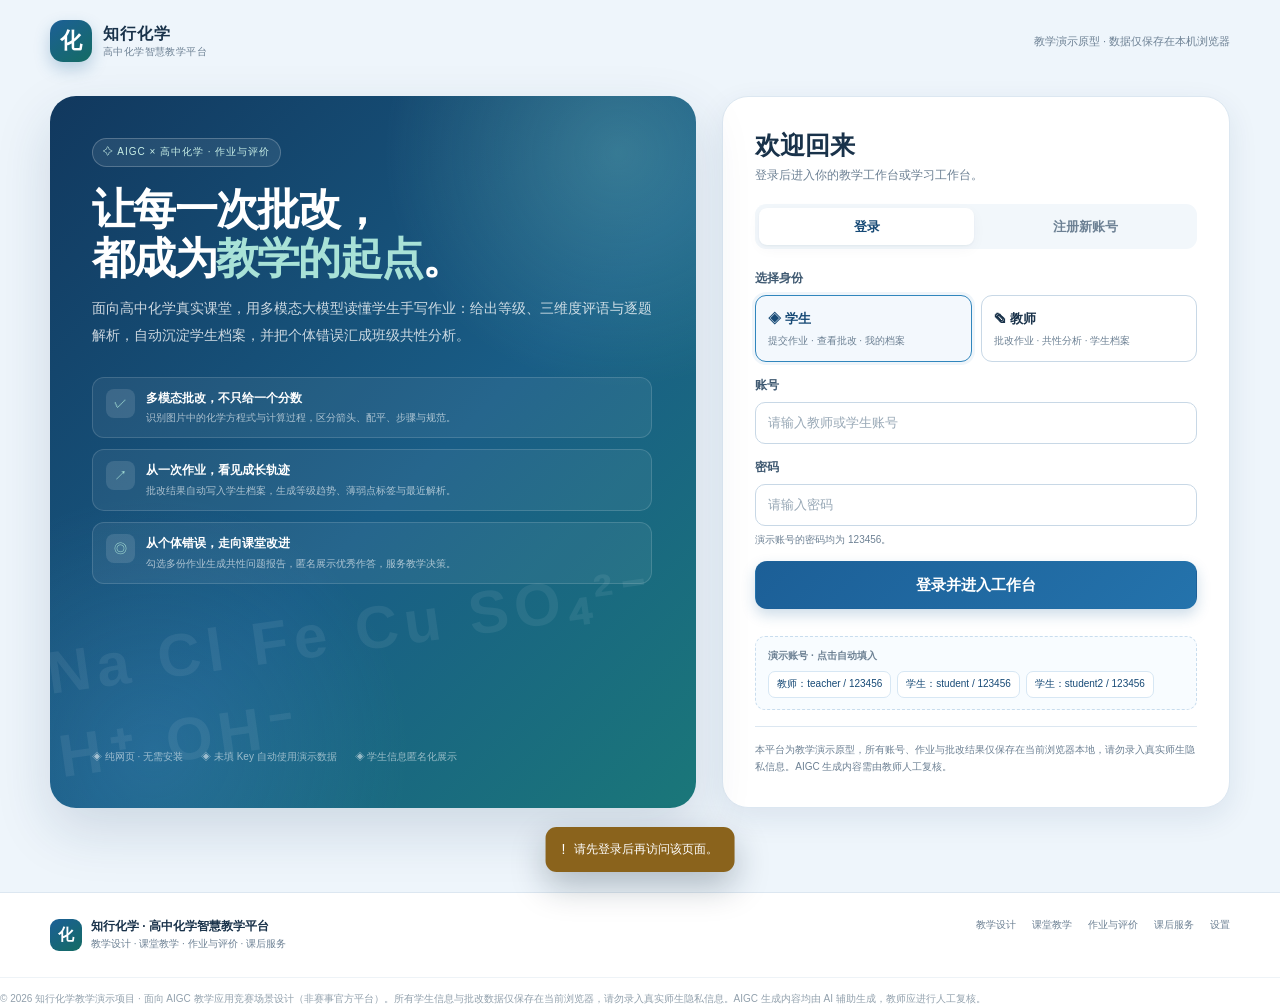
<file: teacher-dashboard.html>
<!DOCTYPE html>
<html lang="zh-CN">
<head>
  <meta charset="UTF-8">
  <meta name="viewport" content="width=device-width, initial-scale=1.0">
  <meta name="description" content="教师工作台：待批改作业、班级学情、共性分析与教学模块入口。">
  <title>教师工作台 · 知行化学</title>
  <link rel="stylesheet" href="style.css">
</head>
<body>
  <a class="skip-link" href="#main">跳到主要内容</a>
  <div id="site-header"></div>

  <main class="page-shell" id="main">
    <section class="hero">
      <div class="hero-inner">
        <div class="hero-copy">
          <span class="eyebrow">教师工作台 · 作业与评价</span>
          <h1>早上好，<span data-user-name>老师</span>。<br>今天也从一份作业开始。</h1>
          <p>把批改交给 AI 做“第一遍”，把判断与讲评留给自己。上传学生作业照片，获得等级、三维度评语与逐题解析；勾选多份结果，即可生成班级共性分析。</p>
          <div class="hero-actions">
            <a class="btn btn-primary btn-lg" href="teacher-homework.html">开始批改作业 →</a>
            <a class="btn btn-ghost btn-lg" href="common-issues.html">查看共性分析</a>
          </div>
          <div class="hero-stats">
            <div class="hero-stat"><strong id="statPending">0</strong><small>待批改作业</small></div>
            <div class="hero-stat"><strong id="statGraded">0</strong><small>已完成批改</small></div>
            <div class="hero-stat"><strong id="statStudents">0</strong><small>班级学生</small></div>
          </div>
        </div>
        <aside class="hero-side" aria-label="今日教学提示">
          <span class="hero-side-title">今日提示</span>
          <div class="hero-mini">
            <span class="hero-mini-icon">✎</span>
            <div><strong id="sidePending">先处理待批改作业</strong><small>批改后档案与趋势会自动更新</small></div>
          </div>
          <div class="hero-mini">
            <span class="hero-mini-icon">▦</span>
            <div><strong>共性问题值得讲评</strong><small>勾选 2 份以上作业即可生成报告</small></div>
          </div>
          <div class="hero-mini">
            <span class="hero-mini-icon">◎</span>
            <div><strong id="apiState">演示数据已就绪</strong><small id="apiHint">未配置 Key 也能完整演示</small></div>
          </div>
        </aside>
      </div>
    </section>

    <section class="section">
      <div class="section-head">
        <div><h2>待批改作业</h2><p>来自本班学生的最新提交，按提交时间排序。</p></div>
        <a class="section-link" href="teacher-homework.html">进入批改工作台 →</a>
      </div>
      <div class="card">
        <div class="card-body" id="pendingList">
          <div class="empty-state"><div class="empty-icon">✓</div><h3>正在读取待批改作业</h3><p>请稍候。</p></div>
        </div>
      </div>
    </section>

    <section class="section">
      <div class="section-head">
        <div><h2>核心工作入口</h2><p>围绕“批改—档案—分析—示范”的完整闭环。</p></div>
        <a class="section-link" href="settings.html">平台设置 →</a>
      </div>
      <div class="grid grid-4">
        <a class="card card-pad card accent" href="teacher-homework.html" style="color:inherit;">
          <div class="stat-icon">✎</div>
          <h3 style="margin:12px 0 5px;font-size:15px;">作业批改</h3>
          <p class="small muted" style="margin:0;">上传图片或 PDF，AI 多模态批改，支持逐题复核与优秀答案标记。</p>
          <div class="cluster" style="margin-top:12px;"><span class="tag">核心模块</span><span class="tag tag-amber">AI 批改</span></div>
        </a>
        <a class="card card-pad" href="student-profile.html" style="color:inherit;">
          <div class="stat-icon teal">◫</div>
          <h3 style="margin:12px 0 5px;font-size:15px;">学生档案</h3>
          <p class="small muted" style="margin:0;">查看批改历史、等级趋势、薄弱点标签与最近解析汇总。</p>
          <div class="cluster" style="margin-top:12px;"><span class="tag tag-green">成长轨迹</span></div>
        </a>
        <a class="card card-pad" href="common-issues.html" style="color:inherit;">
          <div class="stat-icon gold">▦</div>
          <h3 style="margin:12px 0 5px;font-size:15px;">共性分析</h3>
          <p class="small muted" style="margin:0;">高频错误 Top 5、匿名典型错误与课堂补救建议。</p>
          <div class="cluster" style="margin-top:12px;"><span class="tag tag-amber">班级学情</span></div>
        </a>
        <a class="card card-pad" href="excellent-answers.html" style="color:inherit;">
          <div class="stat-icon red">★</div>
          <h3 style="margin:12px 0 5px;font-size:15px;">优秀答案</h3>
          <p class="small muted" style="margin:0;">匿名展示教师标记的优秀作答与评语，可随时取消展示。</p>
          <div class="cluster" style="margin-top:12px;"><span class="tag">示范引领</span></div>
        </a>
      </div>
    </section>

    <section class="section">
      <div class="section-head">
        <div><h2>最近批改记录</h2><p>批改结果会自动写入学生档案，并参与班级共性分析。</p></div>
        <a class="section-link" href="student-profile.html">查看全部档案 →</a>
      </div>
      <div class="card">
        <div class="table-wrap">
          <table class="data-table">
            <thead><tr><th>学生</th><th>作业批次</th><th>等级</th><th>薄弱点</th><th>批改时间</th><th>操作</th></tr></thead>
            <tbody id="recentBody"><tr><td colspan="6" class="table-empty">正在读取批改记录……</td></tr></tbody>
          </table>
        </div>
      </div>
    </section>

    <section class="section">
      <div class="section-head">
        <div><h2>教学模块</h2><p>“作业与评价”与“课后答疑”已完整实现；课堂教学已接入实验仿真；教学设计为演示占位页。</p></div>
      </div>
      <div class="grid grid-3">
        <a class="assignment-card" href="teaching-design.html">
          <div><p class="assignment-title">✎ 教学设计</p><div class="assignment-meta"><span>AI 辅助备课</span><span>单元设计</span><span class="tag tag-gray">待扩展</span></div></div>
          <span class="btn btn-ghost btn-sm">进入</span>
        </a>
        <a class="assignment-card" href="classroom-teaching.html">
          <div><p class="assignment-title">▤ 课堂教学</p><div class="assignment-meta"><span>实验仿真</span><span>互动课堂</span><span class="tag tag-green">已上线</span></div></div>
          <span class="btn btn-ghost btn-sm">进入</span>
        </a>
        <a class="assignment-card" href="after-school-service.html">
          <div><p class="assignment-title">☾ 课后服务</p><div class="assignment-meta"><span>步进式答疑</span><span>多模态识题</span><span class="tag tag-green">已上线</span></div></div>
          <span class="btn btn-ghost btn-sm">进入</span>
        </a>
      </div>
    </section>

    <section class="section">
      <div class="alert alert-info">
        <span class="alert-icon">i</span>
        <div><strong>演示提示：</strong>本页数据来自预置演示数据和当前浏览器的 localStorage。未填写 API Key 时，所有批改按钮仍可使用预置结果完整演示；填写 Key 后可在设置页测试连接并切换真实多模态批改。AIGC 结果请务必人工复核。</div>
      </div>
    </section>
  </main>

  <div id="site-footer"></div>
  <script src="common.js"></script>
  <script>
    (function () {
      'use strict';
      var CH = window.ChemHub;
      var user = CH.setupPage({ role: 'teacher', active: 'dashboard', title: '教师工作台 · 知行化学' });
      if (!user) return;

      var submissions = CH.getSubmissions();
      var classStudents = CH.getClassStudents(user.className);
      var pending = submissions.filter(function (item) { return item.className === user.className && item.status === 'pending'; });
      var graded = submissions.filter(function (item) { return item.className === user.className && item.status === 'graded'; });
      var excellent = CH.getActiveExcellent();

      document.getElementById('statPending').textContent = pending.length;
      document.getElementById('statGraded').textContent = graded.length;
      document.getElementById('statStudents').textContent = classStudents.length;
      document.getElementById('sidePending').textContent = pending.length ? ('还有 ' + pending.length + ' 份作业待批改') : '待批改队列已清空';

      var settings = CH.getSettings();
      if (!settings.apiKey) {
        document.getElementById('apiState').textContent = '演示模式已就绪';
        document.getElementById('apiHint').textContent = '未配置 Key，自动使用演示批改';
      } else if (settings.forceDemo) {
        document.getElementById('apiState').textContent = '已锁定演示模式';
        document.getElementById('apiHint').textContent = '设置页已开启“仅使用演示数据”';
      } else {
        document.getElementById('apiState').textContent = 'DeepSeek 已配置';
        document.getElementById('apiHint').textContent = '模型：' + settings.model;
      }

      var pendingBox = document.getElementById('pendingList');
      if (!pending.length) {
        pendingBox.innerHTML = '<div class="empty-state"><div class="empty-icon">✓</div><h3>待批改队列已清空</h3><p>可以查看学生档案、生成共性分析，或到优秀答案墙挑选示范作答。</p><a class="btn btn-secondary btn-sm" href="student-profile.html">查看学生档案</a></div>';
      } else {
        pending.sort(function (a, b) { return new Date(b.submittedAt) - new Date(a.submittedAt); });
        pendingBox.innerHTML = '<div class="pending-list">' + pending.map(function (item) {
          return '<div class="pending-item"><div class="pending-info"><strong>' + CH.escapeHTML(item.studentName) + ' · ' + CH.escapeHTML(item.batchName) + '</strong><small>' + CH.escapeHTML(item.unit || '') + ' · 提交于 ' + CH.formatDate(item.submittedAt, true) + (item.selfReport ? ' · 自述：' + CH.escapeHTML(CH.truncate(item.selfReport, 36)) : '') + '</small></div><a class="btn btn-primary btn-sm" href="teacher-homework.html?submission=' + encodeURIComponent(item.id) + '">去批改</a></div>';
        }).join('') + '</div>';
      }

      var recentBody = document.getElementById('recentBody');
      var recent = graded.slice().sort(function (a, b) { return new Date(b.gradedAt) - new Date(a.gradedAt); }).slice(0, 6);
      if (!recent.length) {
        recentBody.innerHTML = '<tr><td colspan="6" class="table-empty">还没有已批改作业，先去批改一份吧。</td></tr>';
      } else {
        recentBody.innerHTML = recent.map(function (item) {
          var tags = (item.result && item.result.weakTags || []).slice(0, 2).map(function (tag) { return '<span class="tag tag-weak">' + CH.escapeHTML(tag) + '</span>'; }).join(' ');
          return '<tr><td><div class="cell-main">' + CH.escapeHTML(item.studentName) + '</div><div class="cell-sub">' + CH.escapeHTML(item.studentId) + '</div></td><td><div class="cell-main">' + CH.escapeHTML(item.batchName) + '</div><div class="cell-sub">' + CH.escapeHTML(item.unit || '') + '</div></td><td><span class="grade-badge ' + CH.gradeClass(item.result.grade) + '">' + CH.escapeHTML(item.result.grade) + '</span></td><td>' + (tags || '<span class="muted small">—</span>') + '</td><td class="small muted">' + CH.formatDate(item.gradedAt, true) + '</td><td><a class="btn btn-ghost btn-sm" href="teacher-homework.html?submission=' + encodeURIComponent(item.id) + '">查看结果</a></td></tr>';
        }).join('');
      }
    })();
  </script>
</body>
</html>
</file>
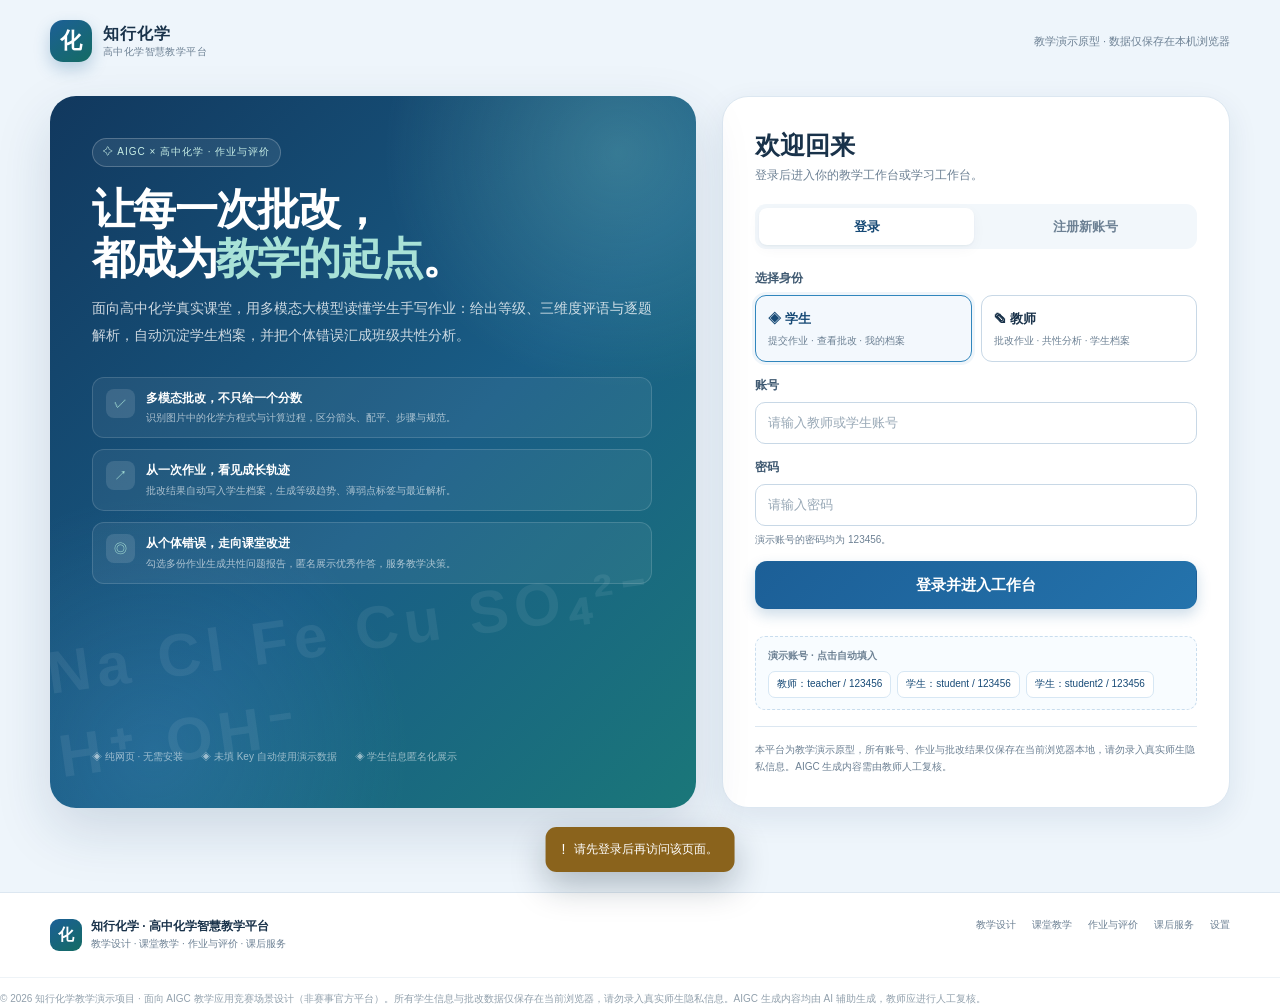
<file: teacher-homework.html>
<!DOCTYPE html>
<html lang="zh-CN">
<head>
  <meta charset="UTF-8">
  <meta name="viewport" content="width=device-width, initial-scale=1.0">
  <meta name="description" content="教师作业批改工作台：上传作业图片，调用 DeepSeek 多模态批改，生成逐题解析、优秀答案与班级共性分析。">
  <title>作业批改 · 知行化学</title>
  <link rel="stylesheet" href="style.css">
</head>
<body>
  <a class="skip-link" href="#main">跳到主要内容</a>
  <div id="site-header"></div>

  <main class="page-shell" id="main">
    <div class="page-head">
      <div>
        <nav class="breadcrumbs" aria-label="面包屑"><a href="teacher-dashboard.html">教师工作台</a><span>/</span><span>作业与评价</span></nav>
        <h1>作业批改工作台</h1>
        <p>上传学生作业照片，由 DeepSeek 多模态接口完成等级评定、三维度评语与逐题解析；未配置 API Key 时自动使用演示数据，保证全流程可演示。</p>
      </div>
      <div class="page-head-actions">
        <a class="btn btn-ghost btn-sm" href="common-issues.html">共性分析报告</a>
        <a class="btn btn-ghost btn-sm" href="excellent-answers.html">优秀答案墙</a>
        <a class="btn btn-ghost btn-sm" href="settings.html">API 设置</a>
      </div>
    </div>

    <div class="stats-grid">
      <div class="stat-card"><span class="stat-icon">◷</span><div><strong id="statPending">0</strong><small>待批改作业</small></div></div>
      <div class="stat-card"><span class="stat-icon">✓</span><div><strong id="statGraded">0</strong><small>已批改作业</small></div></div>
      <div class="stat-card"><span class="stat-icon">★</span><div><strong id="statExcellent">0</strong><small>优秀答案展示</small></div></div>
      <div class="stat-card"><span class="stat-icon">◫</span><div><strong id="statStudents">0</strong><small>班级学生</small></div></div>
    </div>

    <div class="grid grid-3" style="margin-top:18px;">
      <div class="span-2 stack">
        <section class="card" id="gradingPanel">
          <div class="card-header">
            <div><h2>上传与批改</h2><p>支持 JPG / PNG 作业照片；PDF 仅记录文件名，演示版优先按图片批改。</p></div>
            <span class="tag tag-blue" id="apiBadge">检测中</span>
          </div>
          <div class="card-body">
            <div class="alert alert-warning" id="queueNotice" style="display:none;"></div>
            <div class="form-grid">
              <div class="field">
                <label for="studentSelect">学生</label>
                <select class="input" id="studentSelect"></select>
              </div>
              <div class="field">
                <label for="batchSelect">作业批次</label>
                <select class="input" id="batchSelect"></select>
              </div>
            </div>
            <div class="field">
              <label for="selfReport">学生自述（选填）</label>
              <textarea class="input" id="selfReport" rows="2" placeholder="例如：这次重点检查了离子方程式的拆分，计算题写出了完整步骤。"></textarea>
              <small class="field-hint">自述会随作业一起送入批改要求，帮助 AI 关注学生的自我反思。</small>
            </div>

            <div class="upload-zone" id="uploadZone" role="button" tabindex="0" aria-label="选择或拖入作业图片">
              <span class="upload-icon">⇪</span>
              <h3>拖入作业照片，或点击选择文件</h3>
              <p>JPG / PNG 图片会压缩后发送给多模态接口；PDF 仅记录文件名，若接口不支持将提示改用图片。</p>
              <input type="file" id="fileInput" accept="image/jpeg,image/png,application/pdf" hidden>
            </div>
            <div id="filePreview"></div>

            <div class="alert alert-info" style="margin-top:14px;">
              <span class="alert-icon">i</span>
              <div><strong>化学学科批改约束已写入提示词：</strong>区分“→ / ⇌ / =”；化学式正确但配平错误判“部分正确”并标“配平错误”；计算题按步骤给分；手写识别不确定处标【识别存疑：xxx】。</div>
            </div>

            <div class="form-actions" style="margin-top:16px;">
              <button class="btn btn-primary" type="button" id="gradeAI">开始 AI 多模态批改</button>
              <button class="btn btn-secondary" type="button" id="gradeDemo">使用演示数据批改</button>
              <a class="btn btn-ghost" href="settings.html">配置 API Key</a>
            </div>
            <p class="small muted" style="margin:10px 0 0;">未填写 Key、接口失败或勾选“仅使用演示数据”时，页面会自动回退到预置结果，并在结果顶部注明来源。教师应对 AIGC 结果进行人工复核。</p>

            <div class="progress-card" id="progressCard">
              <div class="progress-head"><span id="progressLabel">准备批改</span><span id="progressPercent">0%</span></div>
              <div class="progress-bar"><span id="progressBar" style="width:8%"></span></div>
              <div class="progress-steps"><span>读取图片</span><span>识别题目</span><span>学科判定</span><span>生成评语</span><span>写入档案</span></div>
            </div>
          </div>
        </section>

        <section class="section" id="resultSection" style="margin-top:0;">
          <div class="section-head">
            <div><h2>批改结果</h2><p>等级、三维度评语、整体评价、逐题解析与薄弱点；优秀题目可一键加入匿名答案墙。</p></div>
            <div class="page-head-actions">
              <button class="btn btn-ghost btn-sm" type="button" id="printResult" style="display:none;">打印 / 导出 PDF</button>
              <a class="btn btn-ghost btn-sm" href="excellent-answers.html">优秀答案墙 →</a>
            </div>
          </div>
          <div id="resultBox">
            <div class="card"><div class="empty-state"><div class="empty-icon">✎</div><h3>等待一份作业</h3><p>上传作业照片并开始批改，或从右侧待批改队列中载入一份提交，即可查看完整结果。</p></div></div>
          </div>
        </section>
      </div>

      <aside class="stack">
        <section class="card">
          <div class="card-header"><div><h2>待批改队列</h2><p>学生端提交后自动进入队列。</p></div><span class="tag tag-amber" id="pendingBadge">0 份</span></div>
          <div class="card-body" id="pendingQueue"><p class="small muted" style="margin:0;">正在读取队列。</p></div>
        </section>

        <section class="card">
          <div class="card-header"><div><h2>班级共性分析</h2><p>勾选至少 2 份同班已批改作业。</p></div><a class="section-link" href="common-issues.html">报告 →</a></div>
          <div class="card-body">
            <div id="analysisList" style="max-height:300px;overflow:auto;"></div>
            <div class="form-actions" style="margin-top:12px;">
              <button class="btn btn-secondary btn-sm" type="button" id="selectAllAnalysis">全选 / 取消</button>
              <button class="btn btn-primary btn-sm" type="button" id="generateReport" disabled>生成共性报告</button>
            </div>
            <p class="small muted" style="margin:10px 0 0;" id="analysisCount">已选择 0 份</p>
            <div id="latestReport" class="small muted" style="margin-top:8px;"></div>
          </div>
        </section>

        <section class="card">
          <div class="card-header"><div><h2>批改提示</h2><p>让 AI 结果更贴近真实课堂。</p></div></div>
          <div class="card-body">
            <ul class="plain-list">
              <li>照片尽量正对作业、光线均匀，题干与作答完整入镜。</li>
              <li>一次上传一份作业，避免多份作业互相干扰。</li>
              <li>AI 结果需教师复核，尤其是手写识别存疑处。</li>
              <li>优秀答案会匿名展示，请确认已获得学生授权。</li>
            </ul>
          </div>
        </section>
      </aside>
    </div>
  </main>

  <div id="site-footer"></div>
  <script src="common.js"></script>
  <script>
    (function () {
      'use strict';
      var CH = window.ChemHub;
      var user = CH.setupPage({ role: 'teacher', active: 'homework', title: '作业批改 · 知行化学' });
      if (!user) return;

      var className = user.className || CH.DEMO_CLASS;
      var students = CH.getClassStudents(className).slice().sort(function (a, b) { return a.studentId.localeCompare(b.studentId); });
      var state = {
        batchId: CH.BATCHES[0] ? CH.BATCHES[0].id : '',
        studentId: students[0] ? students[0].studentId : '',
        file: null,
        fileKind: '',
        dataUrl: '',
        currentSubmission: null,
        viewingSubmission: null,
        busy: false,
        fileToken: 0,
        progressTimer: null
      };

      var studentSelect = document.getElementById('studentSelect');
      var batchSelect = document.getElementById('batchSelect');
      var selfReport = document.getElementById('selfReport');
      var fileInput = document.getElementById('fileInput');
      var uploadZone = document.getElementById('uploadZone');
      var previewBox = document.getElementById('filePreview');
      var resultBox = document.getElementById('resultBox');
      var queueNotice = document.getElementById('queueNotice');
      var progressCard = document.getElementById('progressCard');
      var gradeAI = document.getElementById('gradeAI');
      var gradeDemo = document.getElementById('gradeDemo');
      var printResult = document.getElementById('printResult');

      function selectedStudent() {
        return students.filter(function (item) { return item.studentId === state.studentId; })[0] || null;
      }

      function selectedBatch() {
        return CH.BATCHES.filter(function (item) { return item.id === state.batchId; })[0] || null;
      }

      function initSelects() {
        studentSelect.innerHTML = students.length ? students.map(function (item) {
          return '<option value="' + CH.escapeHTML(item.studentId) + '">' + CH.escapeHTML(item.name) + ' · ' + CH.escapeHTML(item.studentId) + '</option>';
        }).join('') : '<option value="">暂无学生</option>';
        batchSelect.innerHTML = CH.BATCHES.map(function (item) {
          return '<option value="' + CH.escapeHTML(item.id) + '">' + CH.escapeHTML(item.name) + ' · ' + CH.escapeHTML(item.unit) + '</option>';
        }).join('');
        studentSelect.value = state.studentId;
        batchSelect.value = state.batchId;
      }

      function updateApiBadge() {
        var settings = CH.getSettings();
        var badge = document.getElementById('apiBadge');
        if (settings.forceDemo) {
          badge.className = 'tag tag-amber';
          badge.textContent = '仅演示数据';
        } else if (settings.apiKey) {
          badge.className = 'tag tag-green';
          badge.textContent = 'API 已配置 · ' + settings.model;
        } else {
          badge.className = 'tag tag-gray';
          badge.textContent = '未配置 Key · 自动演示';
        }
      }

      function renderStats() {
        var subs = CH.getSubmissions().filter(function (item) { return item.className === className; });
        var pending = subs.filter(function (item) { return item.status === 'pending'; });
        var graded = subs.filter(function (item) { return item.status === 'graded' && item.result; });
        document.getElementById('statPending').textContent = pending.length;
        document.getElementById('statGraded').textContent = graded.length;
        document.getElementById('statExcellent').textContent = CH.getActiveExcellent().length;
        document.getElementById('statStudents').textContent = students.length;
        document.getElementById('pendingBadge').textContent = pending.length + ' 份';
      }

      function renderPreview() {
        previewBox.innerHTML = '';
        if (!state.file) return;
        var thumb = state.dataUrl
          ? '<img src="' + state.dataUrl + '" alt="作业图片预览">'
          : '<div class="file-placeholder">PDF</div>';
        var kindText = state.fileKind === 'pdf' ? 'PDF 文件 · 仅记录文件名，调用 AI 前请改用 JPG/PNG 图片' : '图片已压缩，可发送给多模态接口';
        previewBox.innerHTML = '<div class="file-preview">' + thumb + '<div class="file-info"><strong>' + CH.escapeHTML(state.file.name) + '</strong><small>' + CH.escapeHTML(kindText) + '</small></div><button class="btn btn-ghost btn-sm file-remove" type="button" data-remove-file>移除</button></div>';
      }

      previewBox.addEventListener('click', function (event) {
        if (!event.target.closest('[data-remove-file]')) return;
        state.file = null;
        state.fileKind = '';
        state.dataUrl = '';
        fileInput.value = '';
        renderPreview();
      });

      function acceptFile(file) {
        if (!file) return;
        var name = String(file.name || '');
        var isImage = /^image\/(jpeg|png|webp)$/i.test(file.type) || /\.(jpe?g|png)$/i.test(name);
        var isPdf = file.type === 'application/pdf' || /\.pdf$/i.test(name);
        if (!isImage && !isPdf) {
          CH.toast('仅支持 JPG / PNG 图片或 PDF 文件。', 'error');
          return;
        }
        if (file.size > 20 * 1024 * 1024) {
          CH.toast('文件超过 20MB，请压缩后重试。', 'error');
          return;
        }
        state.file = file;
        state.fileKind = isPdf ? 'pdf' : 'image';
        state.dataUrl = '';
        var token = ++state.fileToken;
        renderPreview();
        if (isPdf) {
          CH.toast('已记录 PDF 文件名。演示版优先按图片批改，调用 AI 前请上传 JPG/PNG。', 'warning');
          return;
        }
        CH.compressImage(file, 1600, 0.86).then(function (out) {
          if (token !== state.fileToken) return;
          state.dataUrl = out.dataUrl;
          renderPreview();
          CH.toast('图片已压缩至 ' + out.width + ' × ' + out.height + '，可以开始批改。', 'success');
        }).catch(function (error) {
          if (token !== state.fileToken) return;
          state.file = null;
          state.fileKind = '';
          renderPreview();
          CH.toast(error.message || '图片读取失败，请重试。', 'error');
        });
      }

      uploadZone.addEventListener('click', function (event) {
        if (event.target === fileInput) return;
        fileInput.click();
      });
      uploadZone.addEventListener('keydown', function (event) {
        if (event.key === 'Enter' || event.key === ' ') {
          event.preventDefault();
          fileInput.click();
        }
      });
      fileInput.addEventListener('click', function (event) { event.stopPropagation(); });
      fileInput.addEventListener('change', function () {
        acceptFile(fileInput.files && fileInput.files[0]);
      });
      ['dragenter', 'dragover'].forEach(function (name) {
        uploadZone.addEventListener(name, function (event) {
          event.preventDefault();
          uploadZone.classList.add('is-dragover');
        });
      });
      ['dragleave', 'drop'].forEach(function (name) {
        uploadZone.addEventListener(name, function (event) {
          event.preventDefault();
          uploadZone.classList.remove('is-dragover');
        });
      });
      uploadZone.addEventListener('drop', function (event) {
        var file = event.dataTransfer && event.dataTransfer.files && event.dataTransfer.files[0];
        acceptFile(file);
      });

      function startProgress(label) {
        progressCard.classList.add('is-visible');
        document.getElementById('progressLabel').textContent = label;
        document.getElementById('progressPercent').textContent = '12%';
        document.getElementById('progressBar').style.width = '12%';
        var percent = 12;
        clearInterval(state.progressTimer);
        state.progressTimer = setInterval(function () {
          percent = Math.min(88, percent + Math.max(1, Math.round((90 - percent) / 6)));
          document.getElementById('progressPercent').textContent = percent + '%';
          document.getElementById('progressBar').style.width = percent + '%';
        }, 650);
      }

      function finishProgress(label) {
        clearInterval(state.progressTimer);
        document.getElementById('progressLabel').textContent = label || '批改完成';
        document.getElementById('progressPercent').textContent = '100%';
        document.getElementById('progressBar').style.width = '100%';
        setTimeout(function () {
          if (!state.busy) progressCard.classList.remove('is-visible');
        }, 1400);
      }

      function setBusy(busy) {
        state.busy = busy;
        gradeAI.disabled = busy;
        gradeDemo.disabled = busy;
        gradeAI.textContent = busy ? '正在批改…' : '开始 AI 多模态批改';
        gradeDemo.textContent = busy ? '请稍候…' : '使用演示数据批改';
      }

      function showQueueNotice(text) {
        if (!text) {
          queueNotice.style.display = 'none';
          queueNotice.innerHTML = '';
          return;
        }
        queueNotice.style.display = 'block';
        queueNotice.innerHTML = '<span class="alert-icon">i</span><div><strong>队列作业已载入：</strong>' + text + '</div>';
      }

      function syncQueueWithForm() {
        if (!state.currentSubmission) return;
        if (state.currentSubmission.studentId !== state.studentId || state.currentSubmission.batchId !== state.batchId) {
          state.currentSubmission = null;
          showQueueNotice('');
        }
      }

      studentSelect.addEventListener('change', function () {
        state.studentId = studentSelect.value;
        syncQueueWithForm();
      });
      batchSelect.addEventListener('change', function () {
        state.batchId = batchSelect.value;
        syncQueueWithForm();
      });

      function loadPending(submission) {
        state.currentSubmission = submission;
        state.studentId = submission.studentId;
        state.batchId = submission.batchId;
        studentSelect.value = state.studentId;
        batchSelect.value = state.batchId;
        selfReport.value = submission.selfReport || '';
        showQueueNotice(CH.escapeHTML(submission.studentName) + ' · ' + CH.escapeHTML(submission.batchName) + ' · 提交于 ' + CH.formatDate(submission.submittedAt, true) + '。上传该生作业图片后开始批改，或直接用演示数据生成结果。');
        document.getElementById('gradingPanel').scrollIntoView({ behavior: 'smooth', block: 'start' });
        CH.toast('已载入 ' + submission.studentName + ' 的待批改作业。', 'info');
      }

      function renderPending() {
        var pending = CH.getSubmissions().filter(function (item) {
          return item.className === className && item.status === 'pending';
        }).sort(function (a, b) { return new Date(b.submittedAt) - new Date(a.submittedAt); });
        var box = document.getElementById('pendingQueue');
        if (!pending.length) {
          box.innerHTML = '<div class="empty-state" style="padding:22px 12px;"><div class="empty-icon">✓</div><h3>队列已清空</h3><p>学生提交新作业后会出现在这里。</p></div>';
          return;
        }
        box.innerHTML = '<div class="pending-list">' + pending.map(function (item) {
          return '<div class="pending-item"><div class="pending-main"><strong>' + CH.escapeHTML(item.studentName) + '<span class="tag tag-amber">待批改</span></strong><p>' + CH.escapeHTML(item.batchName) + ' · ' + CH.formatDate(item.submittedAt, true) + '</p><p class="small muted">' + (item.selfReport ? CH.escapeHTML(CH.truncate(item.selfReport, 46)) : '学生未填写自述') + '</p></div><button class="btn btn-secondary btn-sm" type="button" data-pending="' + CH.escapeHTML(item.id) + '">载入批改</button></div>';
        }).join('') + '</div>';
      }

      document.getElementById('pendingQueue').addEventListener('click', function (event) {
        var button = event.target.closest('[data-pending]');
        if (!button) return;
        var submission = CH.getSubmissionById(button.getAttribute('data-pending'));
        if (submission) loadPending(submission);
      });

      function renderAnalysisList() {
        var graded = CH.getSubmissions().filter(function (item) {
          return item.className === className && item.status === 'graded' && item.result;
        }).sort(function (a, b) { return new Date(b.gradedAt || b.submittedAt) - new Date(a.gradedAt || a.submittedAt); });
        var box = document.getElementById('analysisList');
        if (!graded.length) {
          box.innerHTML = '<p class="small muted" style="margin:0;">还没有已批改作业。</p>';
        } else {
          box.innerHTML = graded.map(function (item) {
            return '<label class="check-row"><input type="checkbox" value="' + CH.escapeHTML(item.id) + '"><span><strong>' + CH.escapeHTML(item.studentName) + '</strong> · ' + CH.escapeHTML(item.batchName) + '<small class="muted">' + CH.formatDate(item.gradedAt, false) + '</small></span><span class="grade-badge ' + CH.gradeClass(item.result.grade) + '">' + CH.escapeHTML(item.result.grade) + '</span></label>';
          }).join('');
        }
        var reports = CH.getReports().filter(function (item) { return item.className === className; });
        document.getElementById('latestReport').innerHTML = reports.length
          ? '最近报告：' + CH.escapeHTML(CH.formatDate(reports[0].createdAt, true)) + ' · <a href="common-issues.html?report=' + encodeURIComponent(reports[0].id) + '">查看</a>'
          : '尚未生成班级报告。';
        updateAnalysisSelection();
      }

      function updateAnalysisSelection() {
        var checked = document.querySelectorAll('#analysisList input[type="checkbox"]:checked');
        document.getElementById('analysisCount').textContent = '已选择 ' + checked.length + ' 份（至少 2 份）';
        document.getElementById('generateReport').disabled = checked.length < 2 || state.busy;
      }

      document.getElementById('analysisList').addEventListener('change', updateAnalysisSelection);
      document.getElementById('selectAllAnalysis').addEventListener('click', function () {
        var checks = document.querySelectorAll('#analysisList input[type="checkbox"]');
        var allChecked = Array.prototype.every.call(checks, function (item) { return item.checked; });
        Array.prototype.forEach.call(checks, function (item) { item.checked = !allChecked; });
        updateAnalysisSelection();
      });
      document.getElementById('generateReport').addEventListener('click', function () {
        var ids = Array.prototype.map.call(document.querySelectorAll('#analysisList input[type="checkbox"]:checked'), function (item) { return item.value; });
        if (ids.length < 2) { CH.toast('请至少选择 2 份已批改作业。', 'warning'); return; }
        try {
          var report = CH.generateCommonReport(ids);
          CH.toast('已生成班级共性分析报告。', 'success');
          setTimeout(function () { location.href = 'common-issues.html?report=' + encodeURIComponent(report.id); }, 380);
        } catch (error) {
          CH.toast(error.message || '生成报告失败。', 'error');
        }
      });

      function dimensionHTML(label, data) {
        var score = Math.max(0, Math.min(100, Number(data && data.score) || 0));
        return '<div class="dimension-card"><div class="dimension-top"><strong>' + label + '</strong><span>' + score + '</span></div><div class="dimension-bar"><span style="width:' + score + '%"></span></div><p>' + CH.escapeHTML((data && data.comment) || '暂无评语。') + '</p></div>';
      }

      function renderResult(submission, fallbackNote) {
        if (!submission || !submission.result) return;
        state.viewingSubmission = submission;
        var data = submission.result;
        var score = Math.max(0, Math.min(100, Number(data.score) || 0));
        var grade = data.grade || CH.gradeFromScore(score);
        var sourceText = data.isMock
          ? (data.fallbackReason ? '接口未就绪，已自动切换演示数据' : '预置演示批改数据')
          : ('DeepSeek 多模态 · ' + (data.model || CH.getSettings().model));
        var fallback = fallbackNote || data.fallbackReason || '';
        var dims = data.dimensions || {};
        var questions = Array.isArray(data.questions) ? data.questions : [];
        var weakTags = Array.isArray(data.weakTags) ? data.weakTags : [];
        var studentLink = 'student-profile.html?studentId=' + encodeURIComponent(submission.studentId);
        var questionsHTML = questions.map(function (q) {
          var existing = CH.findExcellent(submission.id, q.no);
          var active = existing && existing.active;
          var errorTag = q.errorType ? '<span class="tag tag-red">' + CH.escapeHTML(q.errorType) + '</span>' : '';
          var weakTag = q.tag ? '<span class="tag tag-weak">' + CH.escapeHTML(q.tag) + '</span>' : '';
          return '<article class="question-card"><div class="question-top"><span class="question-no">' + CH.escapeHTML(String(q.no)) + '</span><div class="question-heading"><p class="question-text">' + CH.escapeHTML(q.question) + '</p><div class="question-badges"><span class="verdict ' + CH.verdictClass(q.verdict) + '">' + CH.escapeHTML(q.verdict) + '</span>' + errorTag + weakTag + '</div></div></div><div class="question-body"><div class="qa-block"><span class="qa-label">学生作答</span><p class="qa-text">' + CH.escapeHTML(q.studentAnswer) + '</p></div><div class="qa-block"><span class="qa-label">判定依据</span><p class="qa-text">' + CH.escapeHTML(q.reason) + '</p></div><div class="analysis-grid"><div class="analysis-block wrong-cause"><span class="qa-label">错因分析</span><p class="qa-text">' + CH.escapeHTML(q.reason) + '</p></div><div class="analysis-block correct-way"><span class="qa-label">正确思路</span><p class="qa-text">' + CH.escapeHTML(q.correctApproach) + '</p></div></div><div class="excellent-bar"><span class="small muted">' + (active ? '已匿名展示在优秀答案墙' : '认为这道题可作为班级示范？') + '</span><button class="star-button ' + (active ? 'is-active' : '') + '" type="button" data-excellent="' + CH.escapeHTML(String(q.no)) + '" data-active="' + (active ? '1' : '0') + '">' + (active ? '★ 已展示 · 取消展示' : '☆ 标记为优秀答案') + '</button></div></div></article>';
        }).join('');

        resultBox.innerHTML = '<div class="result-shell">' +
          (fallback ? '<div class="alert alert-warning"><span class="alert-icon">i</span><div><strong>这次没有真正批改你上传的图片：</strong>' + CH.escapeHTML(fallback) + ' 系统已用演示数据补位，保证流程可以继续。请按提示修正后重新点击“开始 AI 多模态批改”。</div></div>' : '') +
          '<div class="result-banner"><div><h2>' + CH.escapeHTML(submission.studentName) + ' · ' + CH.escapeHTML(submission.batchName) + '</h2><p>' + CH.escapeHTML(submission.unit || '') + ' · 批改于 ' + CH.formatDate(submission.gradedAt, true) + ' · ' + CH.escapeHTML(sourceText) + '</p><div class="result-meta"><span class="tag tag-blue">' + questions.length + ' 题逐题解析</span><span class="tag tag-green">已写入学生档案</span><a class="tag tag-gray" href="' + studentLink + '">查看档案 →</a></div></div><div class="score-panel"><div class="score-ring" style="background:conic-gradient(var(--blue-600) 0 ' + score + '%, #e8f0f6 ' + score + '% 100%)"><div><strong>' + score + '</strong><small>综合得分</small></div></div><div class="score-copy"><span class="grade-badge ' + CH.gradeClass(grade) + '">' + CH.escapeHTML(grade) + '</span><p>等级 / 100 分制</p></div></div></div>' +
          '<div class="dimension-grid">' + dimensionHTML('知识准确性', dims.accuracy) + dimensionHTML('思维完整性', dims.logic) + dimensionHTML('规范性', dims.normativity) + '</div>' +
          '<div class="overall-box"><strong>整体评价 · 80—120 字</strong>' + CH.escapeHTML(data.overall) + '</div>' +
          '<div class="weak-tags"><span class="weak-label">自动归纳的薄弱点：</span>' + (weakTags.length ? weakTags.map(function (tag) { return '<span class="tag tag-weak">' + CH.escapeHTML(tag) + '</span>'; }).join('') : '<span class="tag tag-gray">本次未发现明显薄弱点</span>') + '</div>' +
          '<div class="section-head" style="margin:4px 0 0;"><div><h2>逐题解析</h2><p>判定分为正确 / 部分正确 / 错误 / 存疑；配平错误但化学式正确会判为“部分正确”。</p></div></div>' +
          '<div class="question-list">' + (questionsHTML || '<div class="card"><div class="empty-state"><p>未返回逐题解析。</p></div></div>') + '</div>' +
          '<div class="alert alert-info"><span class="alert-icon">i</span><div>本结果由 AIGC 辅助生成，可能存在识别或判断偏差，请教师结合原卷复核；标记为优秀答案前请确认已获得学生授权，展示时自动匿名。</div></div>' +
          '</div>';
        printResult.style.display = '';
      }

      resultBox.addEventListener('click', function (event) {
        var button = event.target.closest('[data-excellent]');
        if (!button || !state.viewingSubmission) return;
        var qno = button.getAttribute('data-excellent');
        var active = button.getAttribute('data-active') === '1';
        var submission = state.viewingSubmission;
        var question = (submission.result.questions || []).filter(function (item) { return String(item.no) === String(qno); })[0];
        if (!question) return;
        if (active) {
          var existing = CH.findExcellent(submission.id, qno);
          if (existing) {
            CH.setExcellentActive(existing.id, false);
            CH.toast('已取消该题的优秀答案展示。', 'success');
            renderResult(submission);
            renderStats();
          }
          return;
        }
        openExcellentDialog(submission, question);
      });

      function openExcellentDialog(submission, question) {
        var existing = CH.findExcellent(submission.id, question.no);
        var overlay = document.createElement('div');
        overlay.className = 'modal-overlay';
        overlay.innerHTML = '<div class="modal" role="dialog" aria-modal="true" aria-labelledby="excellentTitle"><div class="modal-header"><div><h2 id="excellentTitle">标记优秀答案</h2><p>第 ' + CH.escapeHTML(String(question.no)) + ' 题 · 匿名展示</p></div><button class="modal-close" type="button" aria-label="关闭">×</button></div><div class="modal-body"><div class="overall-box" style="margin-bottom:12px;"><strong>学生作答</strong>' + CH.escapeHTML(question.studentAnswer) + '</div><div class="field"><label for="excellentComment">教师评语</label><textarea class="input" id="excellentComment" rows="3" placeholder="说明这道题值得学习的地方，例如：步骤完整、守恒检查清楚。"></textarea><small class="field-hint">展示时会隐去姓名、学号与班级，仅保留题目、作答和评语。</small></div></div><div class="modal-footer"><button class="btn btn-ghost" type="button" data-cancel>取消</button><button class="btn btn-primary" type="button" data-save>确认标记</button></div></div>';
        document.body.appendChild(overlay);
        document.body.classList.add('modal-open');
        var textarea = overlay.querySelector('#excellentComment');
        textarea.value = existing ? existing.comment : '思路清晰、表达规范，可作为班级范例。';
        function close() {
          document.body.classList.remove('modal-open');
          overlay.remove();
          document.removeEventListener('keydown', onKey);
        }
        function onKey(event) {
          if (event.key === 'Escape') close();
        }
        overlay.querySelector('.modal-close').addEventListener('click', close);
        overlay.querySelector('[data-cancel]').addEventListener('click', close);
        overlay.addEventListener('click', function (event) { if (event.target === overlay) close(); });
        document.addEventListener('keydown', onKey);
        overlay.querySelector('[data-save]').addEventListener('click', function () {
          var comment = textarea.value.trim();
          if (!comment) { CH.toast('请填写一句教师评语。', 'warning'); textarea.focus(); return; }
          CH.markExcellent(submission.id, question.no, comment);
          close();
          CH.toast('已匿名展示到优秀答案墙。', 'success');
          renderResult(submission);
          renderStats();
        });
        textarea.focus();
      }

      async function grade(withAI) {
        if (state.busy) return;
        if (!students.length) { CH.toast('当前班级还没有学生档案。', 'warning'); return; }
        if (!state.studentId || !state.batchId) { CH.toast('请先选择学生和作业批次。', 'warning'); return; }
        if (withAI && state.fileKind === 'pdf') {
          CH.toast('PDF 演示版暂不支持直接识别，请上传 JPG/PNG 图片；也可先使用“演示数据批改”。', 'warning');
          return;
        }
        if (withAI && !state.dataUrl) {
          CH.toast('请先上传一张 JPG/PNG 作业图片，再调用多模态接口。', 'warning');
          uploadZone.scrollIntoView({ behavior: 'smooth', block: 'center' });
          return;
        }

        var useExisting = state.currentSubmission && state.currentSubmission.status === 'pending' && state.currentSubmission.studentId === state.studentId && state.currentSubmission.batchId === state.batchId;
        var submission = useExisting ? state.currentSubmission : CH.createSubmission({
          studentId: state.studentId,
          batchId: state.batchId,
          selfReport: selfReport.value.trim(),
          fileName: state.file ? state.file.name : '教师上传作业',
          source: state.fileKind === 'pdf' ? 'pdf' : 'upload',
          status: 'pending'
        });
        setBusy(true);
        startProgress(withAI ? '正在调用 DeepSeek 多模态批改…' : '正在载入演示批改数据…');
        var fallbackNote = '';
        try {
          var result;
          if (withAI) {
            try {
              result = await CH.tryAIGrade({
                dataUrl: state.dataUrl,
                batchId: state.batchId,
                className: className,
                selfReport: selfReport.value.trim(),
                fileName: state.file ? state.file.name : ''
              });
              document.getElementById('progressBar').style.width = '82%';
              document.getElementById('progressPercent').textContent = '82%';
            } catch (error) {
              fallbackNote = error && error.message ? error.message : '接口调用失败';
              result = CH.getMockResult(state.batchId, Math.floor(Math.random() * 3));
              result.fallbackReason = fallbackNote;
            }
          } else {
            result = CH.getMockResult(state.batchId, Math.floor(Math.random() * 3));
          }
          var graded = CH.gradeSubmission(submission.id, result, { fileName: state.file ? state.file.name : submission.fileName });
          state.currentSubmission = null;
          state.viewingSubmission = graded;
          showQueueNotice('');
          selfReport.value = '';
          renderResult(graded, fallbackNote);
          renderStats();
          renderPending();
          renderAnalysisList();
          finishProgress(fallbackNote ? '已回退演示数据' : '批改完成');
          CH.toast(fallbackNote ? '接口未就绪，已自动使用演示数据完成批改。' : '批改完成，结果已写入学生档案。', fallbackNote ? 'warning' : 'success');
          document.getElementById('resultSection').scrollIntoView({ behavior: 'smooth', block: 'start' });
        } catch (error) {
          clearInterval(state.progressTimer);
          progressCard.classList.remove('is-visible');
          CH.toast(error.message || '批改失败，请重试。', 'error');
        } finally {
          setBusy(false);
          updateAnalysisSelection();
        }
      }

      gradeAI.addEventListener('click', function () { grade(true); });
      gradeDemo.addEventListener('click', function () { grade(false); });
      printResult.addEventListener('click', function () { window.print(); });

      function renderLatest() {
        var latest = CH.getSubmissions().filter(function (item) {
          return item.className === className && item.status === 'graded' && item.result;
        }).sort(function (a, b) { return new Date(b.gradedAt || b.submittedAt) - new Date(a.gradedAt || a.submittedAt); })[0];
        if (latest) renderResult(latest);
      }

      initSelects();
      updateApiBadge();
      renderStats();
      renderPending();
      renderAnalysisList();
      updateAnalysisSelection();

      var params = new URLSearchParams(location.search);
      var sid = params.get('submission');
      var requested = sid ? CH.getSubmissionById(sid) : null;
      if (requested && requested.className === className) {
        state.studentId = requested.studentId;
        state.batchId = requested.batchId;
        studentSelect.value = state.studentId;
        batchSelect.value = state.batchId;
        if (requested.status === 'pending') {
          loadPending(requested);
        } else if (requested.result) {
          renderResult(requested);
        }
      } else {
        renderLatest();
      }
    })();
  </script>
</body>
</html>
</file>
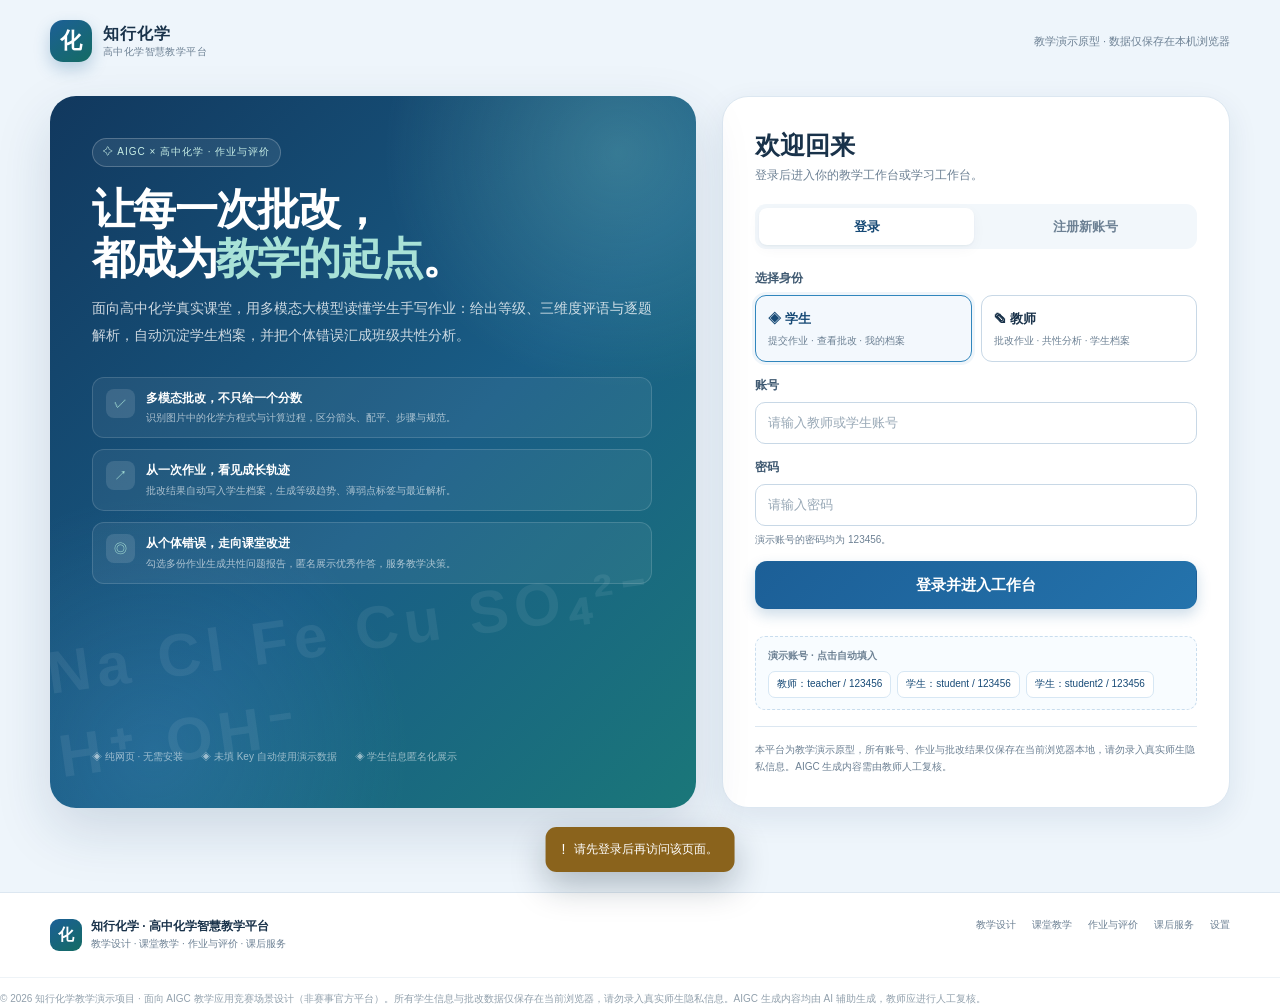
<file: teaching-design.html>
<!DOCTYPE html>
<html lang="zh-CN">
<head>
  <meta charset="UTF-8">
  <meta name="viewport" content="width=device-width, initial-scale=1.0">
  <meta name="description" content="教学设计模块占位页：呈现规划中的 AI 教学能力，当前版本聚焦作业与评价。">
  <title>教学设计 · 知行化学</title>
  <link rel="stylesheet" href="style.css">
</head>
<body>
  <a class="skip-link" href="#main">跳到主要内容</a>
  <div id="site-header"></div>

  <main class="page-shell" id="main">
    <section class="placeholder-hero" data-number="01">
      <span class="eyebrow">模块占位 · 演示版</span>
      <h1>教学设计</h1>
      <p>面向高中化学单元教学，提供 AI 辅助的教学设计工作区。当前版本聚焦“作业与评价”，本模块先用占位卡片呈现规划中的能力。后续可接入学情数据，自动生成大单元目标、分层任务与实验安全预案。</p>
      <div class="form-actions">
        <a class="btn btn-primary" href="teacher-homework.html" id="homeworkCta">先体验作业与评价</a>
        <a class="btn btn-ghost" href="teacher-dashboard.html" id="dashboardCta">返回工作台</a>
      </div>
    </section>

    <section class="section">
      <div class="section-head">
        <div><h2>规划中的能力</h2><p>以下卡片为演示占位，用于说明后续迭代方向，当前版本尚未接入真实功能。</p></div>
        <span class="tag tag-amber">模块占位 · 演示版</span>
      </div>
      <div class="coming-grid">
        <article class="coming-card"><div class="coming-icon">✎</div><h3>大单元教学设计生成</h3><p>根据课标、教材章节与课时数，生成单元目标、课时分配和评价任务，教师可逐条修改。</p><span class="coming-status">即将上线</span></article>
        <article class="coming-card"><div class="coming-icon">◫</div><h3>学情前测与目标分层</h3><p>用 5—8 道前测题定位学生起点，自动给出基础、提升、拓展三层学习目标。</p><span class="coming-status">规划中</span></article>
        <article class="coming-card"><div class="coming-icon">⚗</div><h3>化学实验安全预案</h3><p>针对钠、氯气、浓硫酸等典型实验，生成风险清单、防护措施与异常处置流程。</p><span class="coming-status">演示占位</span></article>
        <article class="coming-card"><div class="coming-icon">▤</div><h3>板书与课件脚本</h3><p>把教学流程转成板书结构、提问链和课件分页脚本，减少重复排版时间。</p><span class="coming-status">即将上线</span></article>
      </div>
    </section>

    <section class="section">
      <div class="alert alert-info"><span class="alert-icon">i</span><div><strong>版本说明：</strong>本平台当前完整实现“作业与评价”模块，包括多模态批改、逐题解析、学生档案、班级共性分析与优秀答案墙。教学设计模块保留导航入口与需求卡片，便于后续按同一数据结构继续开发。</div></div>
    </section>
  </main>

  <div id="site-footer"></div>
  <script src="common.js"></script>
  <script>
    (function () {
      'use strict';
      var CH = window.ChemHub;
      var user = CH.setupPage({ active: 'design', title: '教学设计 · 知行化学' });
      if (!user) return;
      var isTeacher = user.role === 'teacher';
      document.getElementById('homeworkCta').href = isTeacher ? 'teacher-homework.html' : 'student-homework.html';
      document.getElementById('dashboardCta').href = isTeacher ? 'teacher-dashboard.html' : 'student-dashboard.html';
    })();
  </script>
</body>
</html>
</file>
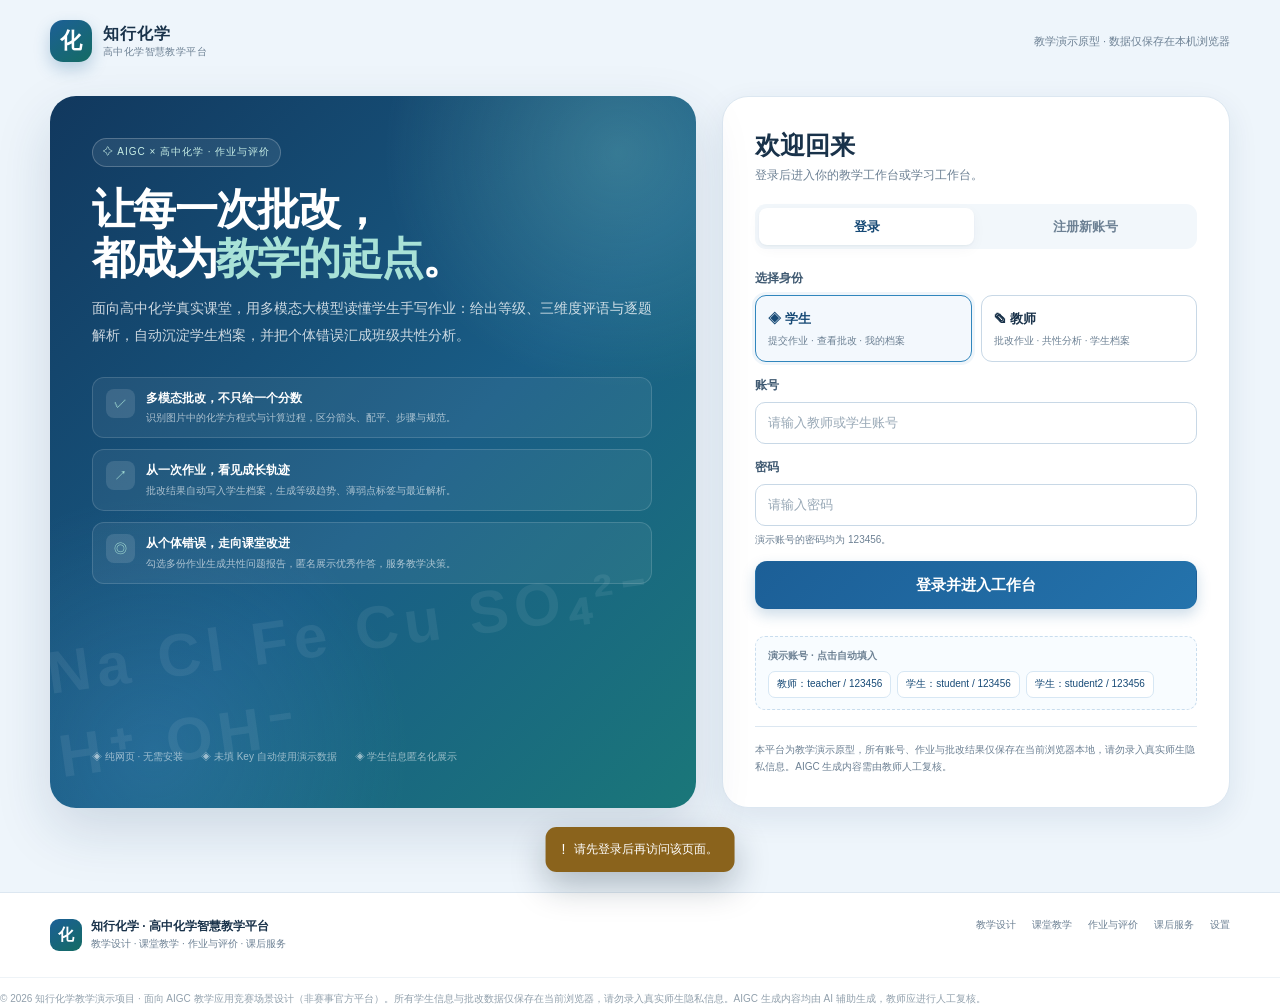
<file: virtual-lab.html>
<!DOCTYPE html>
<html lang="zh-CN">
<head>
<meta charset="UTF-8">
<meta name="viewport" content="width=device-width, initial-scale=1.0, viewport-fit=cover">
<meta name="description" content="高中化学实验仿真实验室：7 个必做实验的交互式仿真，含安全防呆、实时装置与微观粒子动画。">
<title>高中化学实验仿真实验室 · 知行化学</title>
<style>
  :root{
    --bg:#060b14;--panel:#0b1626;--panel2:#0f1e33;--line:#1d3049;--line-soft:#17283e;
    --text:#e8f1ff;--muted:#8ba3c1;--muted2:#657d9b;
    --accent:#3ddbd0;--amber:#ffb454;--orange:#ff7a3c;--red:#ff5d6e;--green:#4ade80;--blue:#6fb3ff;
    --font:"Microsoft YaHei","PingFang SC","Hiragino Sans GB","Noto Sans SC",system-ui,-apple-system,sans-serif;
  }
  *{box-sizing:border-box;}
  html,body{height:100%;}
  body{
    margin:0;background:var(--bg);color:var(--text);font-family:var(--font);overflow:hidden;
    -webkit-font-smoothing:antialiased;text-rendering:optimizeLegibility;
  }
  body::before{
    content:"";position:fixed;inset:0;pointer-events:none;z-index:0;
    background:
      radial-gradient(900px 600px at 72% 4%,color-mix(in srgb,var(--accent) 10%,transparent),transparent 64%),
      radial-gradient(700px 500px at 8% 96%,rgba(255,140,60,.045),transparent 70%);
    transition:background .3s;
  }
  .topbar{
    height:56px;position:relative;z-index:20;display:flex;align-items:center;gap:14px;
    padding:0 16px;border-bottom:1px solid #182b42;
    background:linear-gradient(180deg,rgba(13,25,43,.96),rgba(9,18,31,.94));
    box-shadow:0 8px 28px rgba(0,0,0,.28);
  }
  .top-brand{display:flex;align-items:center;gap:10px;min-width:0;}
  .top-logo{
    width:34px;height:34px;flex:0 0 34px;border-radius:10px;display:grid;place-items:center;
    color:var(--accent);border:1px solid color-mix(in srgb,var(--accent) 35%,#233a55);
    background:linear-gradient(145deg,#122b42,#0a1929);box-shadow:0 0 16px color-mix(in srgb,var(--accent) 12%,transparent);
  }
  .top-logo svg{width:21px;height:21px;}
  .top-brand strong{font-size:14px;letter-spacing:.4px;white-space:nowrap;}
  .top-brand small{display:block;margin-top:1px;font-size:9px;letter-spacing:1.3px;color:#5e7896;white-space:nowrap;}
  .top-current{
    flex:1;min-width:0;display:flex;align-items:center;justify-content:center;gap:9px;
    font-size:11.5px;color:#8eabd0;
  }
  .top-current b{font-size:12px;color:#d8e9ff;font-weight:600;overflow:hidden;text-overflow:ellipsis;white-space:nowrap;}
  .top-current .chapter{
    padding:2px 7px;border-radius:999px;border:1px solid #263e5b;background:#0b1727;
    color:#7e97b5;font-size:8.5px;white-space:nowrap;
  }
  .top-actions{display:flex;align-items:center;gap:8px;}
  .top-btn{
    display:inline-flex;align-items:center;gap:6px;height:32px;padding:0 11px;border-radius:9px;
    border:1px solid #29425f;background:rgba(13,28,46,.85);color:#b9d2ed;font-family:inherit;
    font-size:10.5px;letter-spacing:.4px;cursor:pointer;transition:.16s;
  }
  .top-btn:hover{border-color:var(--accent);color:#e9f8ff;box-shadow:0 0 16px color-mix(in srgb,var(--accent) 12%,transparent);}
  .top-btn svg{width:14px;height:14px;}
  .top-btn.primary{border-color:color-mix(in srgb,var(--accent) 55%,#29425f);color:#d9fffb;background:color-mix(in srgb,var(--accent) 10%,#0c1a2a);}

  .workspace{height:calc(100vh - 56px);height:calc(100dvh - 56px);display:flex;position:relative;z-index:1;}
  .panel{
    width:380px;flex:0 0 380px;min-height:0;overflow-y:auto;overflow-x:hidden;
    padding:12px 13px 10px;display:flex;flex-direction:column;gap:8px;
    background:linear-gradient(180deg,#0d192b 0%,#0a1422 58%,#09111d 100%);
    border-right:1px solid var(--line);box-shadow:14px 0 44px rgba(0,0,0,.3);
    scrollbar-width:thin;scrollbar-color:#28415f transparent;
  }
  .panel::-webkit-scrollbar{width:5px;}
  .panel::-webkit-scrollbar-thumb{background:#28415f;border-radius:99px;}
  .exp-head{padding:1px 1px 3px;}
  .exp-chapter{
    display:inline-flex;align-items:center;gap:5px;padding:2px 7px;border-radius:999px;
    font-size:8.5px;letter-spacing:1px;color:var(--accent);
    border:1px solid color-mix(in srgb,var(--accent) 35%,#203550);
    background:color-mix(in srgb,var(--accent) 7%,transparent);
  }
  .exp-head h1{margin:7px 0 3px;font-size:18.5px;line-height:1.3;letter-spacing:.3px;}
  .exp-head p{margin:0;font-size:10.5px;line-height:1.55;color:#7992b0;}
  .safety-strip{
    display:flex;gap:8px;align-items:flex-start;padding:8px 10px;border-radius:10px;
    background:linear-gradient(135deg,rgba(255,180,84,.09),rgba(255,122,60,.03));
    border:1px solid rgba(255,180,84,.22);
  }
  .safety-strip .ico{font-size:14px;line-height:1.4;color:#ffc36d;flex:0 0 auto;}
  .safety-strip p{margin:0;font-size:10.2px;line-height:1.55;color:#cdb794;}
  .safety-strip strong{color:#ffd18d;}
  .section-label{
    display:flex;align-items:center;justify-content:space-between;
    font-size:9px;letter-spacing:1.6px;color:#627a98;margin:1px 2px -3px;
  }
  .section-label span:last-child{letter-spacing:.4px;color:#48617f;}
  #controls{display:flex;flex-direction:column;gap:7px;}
  .ctl{
    --tint:var(--accent);position:relative;display:grid;grid-template-columns:36px 1fr 9px;gap:9px;align-items:center;
    text-align:left;padding:8px 10px;border-radius:11px;color:var(--text);font-family:inherit;
    border:1px solid #223650;background:linear-gradient(135deg,#101f34,#0c1727);cursor:pointer;
    transition:transform .15s,border-color .15s,box-shadow .15s,background .15s;overflow:hidden;
  }
  .ctl::before{
    content:"";position:absolute;inset:0;pointer-events:none;opacity:0;transition:opacity .18s;
    background:radial-gradient(ellipse at 8% 50%,color-mix(in srgb,var(--tint) 22%,transparent),transparent 62%);
  }
  .ctl:hover:not(:disabled){border-color:color-mix(in srgb,var(--tint) 55%,#2a405c);transform:translateY(-1px);}
  .ctl:hover:not(:disabled)::before{opacity:1;}
  .ctl:focus-visible{outline:2px solid var(--tint);outline-offset:2px;}
  .ctl:disabled{opacity:.42;cursor:not-allowed;}
  .ctl.on{
    border-color:var(--tint);
    background:linear-gradient(135deg,color-mix(in srgb,var(--tint) 11%,#0d1b2b),#0a1826);
    box-shadow:0 0 18px color-mix(in srgb,var(--tint) 18%,transparent),inset 0 0 16px rgba(255,255,255,.02);
  }
  .ctl.danger{--tint:#ff7a3c;}
  .ctl-ico{
    width:36px;height:36px;border-radius:9px;display:grid;place-items:center;
    background:#08121f;border:1px solid #1d3149;color:#6d89a8;transition:.16s;
  }
  .ctl-ico svg{width:20px;height:20px;}
  .ctl.on .ctl-ico{color:var(--tint);border-color:var(--tint);background:#0a1a22;box-shadow:0 0 12px color-mix(in srgb,var(--tint) 18%,transparent);}
  .ctl-copy strong{display:block;font-size:12.2px;font-weight:650;letter-spacing:.15px;}
  .ctl-copy small{display:block;margin-top:1px;font-size:9.4px;color:#748ca9;}
  .ctl.on .ctl-copy small{color:#a3c4d1;}
  .led{width:8px;height:8px;border-radius:50%;background:#32465f;box-shadow:inset 0 0 0 1px rgba(255,255,255,.07);transition:.16s;}
  .ctl.on .led{background:var(--tint);box-shadow:0 0 8px var(--tint),0 0 2px var(--tint);}
  #auxRow{display:flex;flex-wrap:wrap;gap:6px;}
  .aux-btn{
    display:inline-flex;align-items:center;gap:5px;padding:5px 8px;border-radius:7px;
    border:1px solid #2a405d;background:rgba(11,23,39,.7);color:#8fa9c7;font-family:inherit;
    font-size:9.2px;line-height:1.3;cursor:pointer;transition:.15s;
  }
  .aux-btn:hover:not(:disabled){border-color:#4d6c90;color:#d6e9fb;}
  .aux-btn.on{border-color:var(--accent);color:#d9fffb;background:color-mix(in srgb,var(--accent) 9%,transparent);}
  .aux-btn.danger{border-color:rgba(255,93,110,.35);color:#e8a0aa;}
  .aux-btn.danger:hover:not(:disabled){border-color:#ff5d6e;color:#ffd8dd;}
  .aux-btn:disabled{opacity:.4;cursor:not-allowed;}
  .reset-btn{
    display:flex;align-items:center;justify-content:center;gap:6px;width:100%;padding:6px;
    border-radius:8px;border:1px dashed #2b415e;background:rgba(10,20,34,.5);
    color:#829bb9;font-family:inherit;font-size:10px;letter-spacing:.5px;cursor:pointer;transition:.15s;
  }
  .reset-btn:hover{border-color:#4c6b8e;color:#c2d6ec;background:rgba(22,40,62,.6);}
  .reset-btn svg{width:13px;height:13px;}
  .meters{
    display:flex;flex-direction:column;gap:7px;padding:8px 10px;border-radius:10px;
    border:1px solid var(--line-soft);background:rgba(9,19,32,.66);
  }
  .meter-head{display:flex;align-items:baseline;justify-content:space-between;gap:8px;font-size:10px;color:#8ba3c1;}
  .meter-head b{font-size:12.5px;color:#ecf6ff;font-weight:650;font-variant-numeric:tabular-nums;}
  .track{height:7px;border-radius:99px;background:#07101d;border:1px solid #1b2c44;overflow:hidden;margin-top:5px;}
  .track i{
    display:block;width:0;height:100%;border-radius:99px;
    background:linear-gradient(90deg,var(--accent),#fbbf24);
    box-shadow:0 0 8px color-mix(in srgb,var(--accent) 30%,transparent);transition:width .1s linear;
  }
  .mini-meters{display:grid;grid-template-columns:1fr 1fr;gap:9px;}
  .mini .meter-head{font-size:9.2px;color:#7089a8;}
  .mini .meter-head b{font-size:9.8px;color:#c5d8ec;font-weight:600;}
  .mini .track{height:4px;margin-top:4px;border:none;background:#07101d;}
  .mini .track i{background:linear-gradient(90deg,var(--accent),#7dd3fc);box-shadow:none;}
  .status-card{
    --tone:var(--accent);position:relative;padding:9px 10px 9px 13px;border-radius:10px;
    border:1px solid #24405e;background:linear-gradient(145deg,rgba(18,34,55,.88),rgba(9,18,31,.9));
    overflow:hidden;transition:border-color .2s,background .2s;
  }
  .status-card::before{content:"";position:absolute;left:0;top:0;bottom:0;width:3px;background:var(--tone);box-shadow:0 0 10px var(--tone);}
  .status-card[data-tone="warn"]{--tone:#ffb454;border-color:rgba(255,180,84,.32);}
  .status-card[data-tone="danger"]{--tone:#ff5d6e;border-color:rgba(255,93,110,.42);background:linear-gradient(145deg,rgba(52,15,24,.8),rgba(20,10,17,.9));}
  .status-card[data-tone="success"]{--tone:#4ade80;border-color:rgba(74,222,128,.32);}
  .status-kicker{display:flex;align-items:center;gap:6px;font-size:8.5px;letter-spacing:1.5px;color:var(--tone);}
  .status-kicker .dot{width:5px;height:5px;border-radius:50%;background:var(--tone);box-shadow:0 0 7px var(--tone);animation:pulse 1.7s infinite;}
  .status-card h2{margin:5px 0 3px;font-size:12.6px;line-height:1.35;}
  .status-card p{margin:0;font-size:9.8px;line-height:1.55;color:#93a9c6;}
  .status-eq{
    margin-top:5px;padding:4px 7px;border-radius:5px;border:1px solid #1b2f49;background:rgba(4,10,19,.5);
    font-family:"Cambria Math",Georgia,serif;font-size:10.5px;color:#c8dcf2;white-space:nowrap;overflow:hidden;text-overflow:ellipsis;
  }
  .steps{padding:8px 10px;border-radius:10px;border:1px solid var(--line-soft);background:rgba(9,19,32,.48);}
  .steps-title{font-size:8.5px;letter-spacing:1.6px;color:#627a98;margin-bottom:5px;display:flex;justify-content:space-between;}
  .steps-title span{letter-spacing:.4px;color:#48617f;}
  #stepList{list-style:none;margin:0;padding:0;display:flex;flex-direction:column;gap:4px;}
  #stepList li{display:flex;align-items:flex-start;gap:7px;font-size:9.6px;line-height:1.4;color:#7089a7;transition:color .2s;}
  #stepList .num{
    flex:0 0 15px;height:15px;border-radius:50%;display:grid;place-items:center;
    border:1px solid #2a405d;background:#0a1625;color:#7089a7;font-size:7.5px;line-height:1;
  }
  #stepList li.active{color:#e6f1ff;}
  #stepList li.active .num{border-color:var(--accent);color:var(--accent);box-shadow:0 0 0 3px color-mix(in srgb,var(--accent) 9%,transparent);animation:pulse 1.8s infinite;}
  #stepList li.done{color:#89cdb0;}
  #stepList li.done .num{border-color:#2f7a5b;background:#103025;color:#63e6a7;font-size:0;}
  #stepList li.done .num::after{content:"✓";font-size:8px;}
  .panel-note{margin-top:auto;padding:2px 3px 0;font-size:8.6px;line-height:1.45;color:#4f6784;}

  .stage{flex:1;min-width:0;min-height:0;display:flex;flex-direction:column;gap:9px;padding:11px 13px 11px;}
  .scene-card{
    position:relative;flex:1;min-height:0;border-radius:15px;overflow:hidden;
    border:1px solid #1b3049;background:#07101e;
    box-shadow:0 16px 48px rgba(0,0,0,.36),inset 0 1px 0 rgba(255,255,255,.035);
  }
  #scene{display:block;width:100%;height:100%;}
  .scene-tag{
    position:absolute;top:11px;left:11px;z-index:4;display:flex;align-items:center;gap:6px;
    padding:4px 9px;border-radius:999px;background:rgba(6,14,26,.72);
    border:1px solid rgba(91,140,190,.22);backdrop-filter:blur(6px);
    font-size:9px;letter-spacing:1px;color:#9db8d7;pointer-events:none;
  }
  .scene-tag .live{width:5px;height:5px;border-radius:50%;background:var(--accent);box-shadow:0 0 8px var(--accent);animation:pulse 1.9s infinite;}
  .leak-badge{
    --leak:#4ade80;--leak-glow:rgba(74,222,128,.26);
    position:absolute;top:10px;right:10px;z-index:6;display:flex;align-items:center;gap:8px;
    padding:7px 10px;border-radius:10px;pointer-events:none;
    background:linear-gradient(135deg,rgba(9,30,24,.92),rgba(5,20,17,.9));
    border:1px solid color-mix(in srgb,var(--leak) 55%,transparent);
    box-shadow:0 0 26px var(--leak-glow);
    opacity:0;transform:translateY(-8px) scale(.96);transition:opacity .25s,transform .25s;
  }
  .leak-badge.show{opacity:1;transform:none;animation:leakPulse 2.1s infinite;}
  .leak-orb{
    width:28px;height:28px;flex:0 0 28px;border-radius:50%;display:grid;place-items:center;
    font-size:8px;font-weight:800;color:#fff;background:radial-gradient(circle at 35% 30%,var(--leak),#0b2a22);
    border:1px solid color-mix(in srgb,var(--leak) 55%,transparent);box-shadow:0 0 12px var(--leak-glow);
  }
  .leak-badge strong{display:block;font-size:10.5px;color:var(--leak);letter-spacing:.2px;}
  .leak-badge small{display:block;margin-top:1px;font-size:8.4px;color:#86a99c;}

  .micro-card{
    position:relative;flex:0 0 auto;height:clamp(235px,28vh,295px);border-radius:15px;overflow:hidden;
    border:1px solid #1b3049;background:linear-gradient(180deg,#0a1524,#07101c);
    box-shadow:0 14px 34px rgba(0,0,0,.28),inset 0 1px 0 rgba(255,255,255,.03);
  }
  .micro-head{
    position:absolute;top:0;left:0;right:0;z-index:3;display:flex;align-items:center;justify-content:space-between;gap:10px;
    padding:8px 12px 16px;pointer-events:none;
    background:linear-gradient(180deg,rgba(7,16,28,.95),rgba(7,16,28,.5) 62%,rgba(7,16,28,0));
  }
  .micro-title{display:flex;align-items:center;gap:6px;font-size:10.5px;color:#b9d3ef;letter-spacing:.4px;white-space:nowrap;}
  .micro-title .dot{width:5px;height:5px;border-radius:50%;background:#667f9c;box-shadow:0 0 6px rgba(102,127,156,.6);}
  .micro-title .dot.live{background:var(--accent);box-shadow:0 0 9px var(--accent);animation:pulse 1.3s infinite;}
  .micro-state{padding:2px 6px;border-radius:999px;font-size:8px;color:#7e95b1;border:1px solid #22364f;background:rgba(11,23,38,.8);}
  .micro-state.live{color:var(--accent);border-color:color-mix(in srgb,var(--accent) 40%,#22364f);background:color-mix(in srgb,var(--accent) 7%,transparent);}
  #micro{display:block;width:100%;height:100%;}
  .micro-legend{display:flex;flex-wrap:wrap;justify-content:flex-end;gap:7px;font-size:8.4px;color:#7c93b0;}
  .micro-legend span{display:inline-flex;align-items:center;gap:3px;white-space:nowrap;}
  .micro-legend i{width:6px;height:6px;border-radius:50%;display:inline-block;background:var(--dot);box-shadow:0 0 4px color-mix(in srgb,var(--dot) 50%,transparent);}

  .catalog{
    position:fixed;inset:0;z-index:80;display:flex;flex-direction:column;
    background:radial-gradient(1100px 700px at 65% 0%,rgba(22,54,78,.3),rgba(4,9,16,.97) 65%);
    backdrop-filter:blur(9px);overflow-y:auto;padding:24px;
    opacity:0;visibility:hidden;transition:opacity .24s,visibility .24s;
  }
  .catalog.show{opacity:1;visibility:visible;}
  .catalog-shell{width:min(1160px,100%);margin:auto;}
  .catalog-head{display:flex;align-items:flex-end;justify-content:space-between;gap:20px;margin:6px 2px 20px;flex-wrap:wrap;}
  .catalog-kicker{font-size:9.5px;letter-spacing:2.4px;color:var(--accent);}
  .catalog-head h2{margin:7px 0 6px;font-size:28px;letter-spacing:.6px;}
  .catalog-head p{margin:0;font-size:11.5px;line-height:1.6;color:#8099b8;max-width:640px;}
  .catalog-actions{display:flex;gap:8px;}
  .catalog-count{
    padding:5px 10px;border-radius:999px;border:1px solid #263e5a;background:#0a1625;
    font-size:9px;color:#7d95b2;white-space:nowrap;
  }
  .catalog-grid{display:grid;grid-template-columns:repeat(auto-fit,minmax(255px,1fr));gap:12px;}
  .catalog-card{
    --card-accent:var(--accent);
    position:relative;display:flex;gap:12px;text-align:left;padding:14px;border-radius:14px;
    border:1px solid #21374f;background:linear-gradient(150deg,rgba(16,32,52,.94),rgba(8,18,30,.96));
    color:var(--text);font-family:inherit;cursor:pointer;overflow:hidden;transition:.18s;
  }
  .catalog-card::before{
    content:"";position:absolute;inset:0;pointer-events:none;opacity:0;transition:opacity .18s;
    background:radial-gradient(circle at 8% 8%,color-mix(in srgb,var(--card-accent) 13%,transparent),transparent 55%);
  }
  .catalog-card:hover{border-color:color-mix(in srgb,var(--card-accent) 55%,#21374f);transform:translateY(-2px);box-shadow:0 16px 34px rgba(0,0,0,.3);}
  .catalog-card:hover::before{opacity:1;}
  .catalog-card:focus-visible{outline:2px solid var(--card-accent);outline-offset:2px;}
  .card-index{
    position:absolute;right:12px;top:9px;font-size:22px;font-weight:800;color:color-mix(in srgb,var(--card-accent) 22%,transparent);
    font-variant-numeric:tabular-nums;letter-spacing:-1px;pointer-events:none;
  }
  .card-icon{
    width:46px;height:46px;flex:0 0 46px;border-radius:12px;display:grid;place-items:center;
    color:var(--card-accent);border:1px solid color-mix(in srgb,var(--card-accent) 32%,#233a55);
    background:#0a1828;box-shadow:inset 0 0 14px color-mix(in srgb,var(--card-accent) 8%,transparent);
  }
  .card-icon svg{width:25px;height:25px;}
  .card-body{min-width:0;padding-top:1px;}
  .card-chapter{font-size:8px;letter-spacing:1.1px;color:#6c86a5;text-transform:uppercase;}
  .card-body h3{margin:4px 0 4px;font-size:13.2px;line-height:1.35;color:#e8f1ff;}
  .card-body p{margin:0 0 8px;font-size:9.8px;line-height:1.55;color:#8199b7;display:-webkit-box;-webkit-line-clamp:2;-webkit-box-orient:vertical;overflow:hidden;}
  .card-tags{display:flex;flex-wrap:wrap;gap:4px;}
  .card-tags span{
    padding:2px 5px;border-radius:4px;font-size:7.4px;letter-spacing:.2px;color:#93aac6;
    background:rgba(255,255,255,.035);border:1px solid #20344c;
  }
  .catalog-foot{margin:16px 2px 4px;font-size:9px;color:#526a86;line-height:1.6;}

  .modal{
    position:fixed;inset:0;z-index:100;display:grid;place-items:center;padding:20px;
    background:radial-gradient(circle at 50% 42%,rgba(128,14,30,.2),rgba(4,2,7,.76));
    backdrop-filter:blur(1.5px);opacity:0;visibility:hidden;transition:opacity .24s,visibility .24s;
  }
  .modal.show{opacity:1;visibility:visible;}
  .modal-card{
    width:min(530px,94vw);max-height:92vh;overflow-y:auto;border-radius:18px;padding:20px 22px 18px;
    border:1px solid rgba(255,93,110,.7);background:linear-gradient(160deg,#1e0c15,#120912 56%,#170d0f);
    box-shadow:0 0 0 1px rgba(255,93,110,.1),0 30px 84px rgba(0,0,0,.66),0 0 80px rgba(255,50,75,.18);
    transform:translateY(14px) scale(.97);opacity:0;
  }
  .modal.show .modal-card{animation:alertIn .32s cubic-bezier(.2,.8,.2,1) forwards;}
  .alert-flag{
    display:inline-flex;align-items:center;gap:6px;padding:3px 9px;border-radius:999px;
    font-size:8.8px;font-weight:700;letter-spacing:1.8px;color:#ff9ba7;
    border:1px solid rgba(255,93,110,.38);background:rgba(255,50,70,.1);
  }
  .alert-flag .blink{width:5px;height:5px;border-radius:50%;background:#ff5d6e;box-shadow:0 0 8px #ff5d6e;animation:pulse .85s infinite;}
  .modal h2{margin:9px 0 6px;font-size:22px;line-height:1.25;color:#ffe4e8;letter-spacing:.4px;}
  .modal-lead{margin:0 0 10px;font-size:11.5px;line-height:1.65;color:#d9afb7;}
  .modal-rule{
    margin:0 0 11px;padding:7px 10px;border-left:3px solid #ff5d6e;border-radius:0 7px 7px 0;
    background:rgba(255,60,80,.08);font-size:11px;line-height:1.55;color:#ffc8cf;font-weight:650;
  }
  .principle{border-radius:10px;border:1px solid rgba(255,93,110,.24);background:rgba(255,50,70,.055);padding:9px 11px;}
  .principle-title{font-size:8.8px;letter-spacing:1.7px;color:#ff8a98;}
  .principle-eq{font-family:"Cambria Math",Georgia,serif;font-size:18px;color:#ffd9de;margin:4px 0 2px;letter-spacing:.3px;}
  .principle p{margin:0;font-size:10px;line-height:1.55;color:#c89ba4;}
  #btnResetModal{
    width:100%;margin-top:12px;padding:10px;border-radius:9px;border:1px solid rgba(255,120,135,.46);cursor:pointer;
    background:linear-gradient(135deg,#c22b40,#871426);color:#fff;font-family:inherit;font-size:11.5px;
    font-weight:700;letter-spacing:1px;box-shadow:0 10px 24px rgba(180,20,40,.26);transition:.15s;
  }
  #btnResetModal:hover{filter:brightness(1.1);transform:translateY(-1px);}
  #toast{
    position:fixed;left:50%;bottom:16px;z-index:200;display:flex;align-items:center;gap:8px;
    max-width:min(720px,92vw);padding:8px 14px;border-radius:999px;
    background:rgba(9,20,34,.96);border:1px solid #2a4767;color:#dce9f8;font-size:10.8px;line-height:1.4;
    box-shadow:0 14px 40px rgba(0,0,0,.5);opacity:0;pointer-events:none;transform:translate(-50%,14px);transition:.2s;
  }
  #toast.show{opacity:1;transform:translate(-50%,0);}
  #toast[data-type="warn"]{border-color:rgba(255,180,84,.62);color:#ffe3b8;}
  #toast[data-type="danger"]{border-color:rgba(255,93,110,.68);color:#ffd7dc;}
  #toast[data-type="success"]{border-color:rgba(74,222,128,.55);color:#cbffe4;}
  #toast .t-ico{flex:0 0 auto;font-size:12px;}

  @keyframes pulse{0%,100%{opacity:1;}50%{opacity:.35;}}
  @keyframes leakPulse{0%,100%{box-shadow:0 0 20px var(--leak-glow);}50%{box-shadow:0 0 34px var(--leak-glow);}}
  @keyframes alertIn{from{opacity:0;transform:translateY(14px) scale(.97);}to{opacity:1;transform:none;}}

  @media (max-height:860px){
    .panel{gap:6px;padding:9px 11px 8px;}
    .exp-head h1{font-size:16.5px;margin:5px 0 2px;}
    .exp-head p{font-size:9.6px;}
    .safety-strip{padding:6px 8px;}
    .safety-strip p{font-size:9.2px;}
    .ctl{padding:6px 9px;grid-template-columns:33px 1fr 8px;gap:8px;}
    .ctl-ico{width:33px;height:33px;}
    .ctl-ico svg{width:18px;height:18px;}
    .ctl-copy strong{font-size:11.6px;}
    .ctl-copy small{font-size:8.8px;}
    .aux-btn{padding:4px 7px;font-size:8.6px;}
    .meters{padding:6px 8px;gap:6px;}
    .status-card{padding:7px 8px 7px 11px;}
    .status-card h2{font-size:11.6px;margin:4px 0 2px;}
    .status-card p{font-size:9.1px;}
    .status-eq{font-size:9.8px;padding:3px 6px;}
    .steps{display:none;}
    .panel-note{display:none;}
    .micro-card{height:clamp(220px,27vh,270px);}
    .stage{padding:9px 11px;gap:8px;}
  }
  @media (max-width:1200px){.panel{width:348px;flex-basis:348px;}}
  @media (max-width:980px){
    body{overflow:auto;}
    .workspace{height:auto;flex-direction:column;}
    .panel{width:100%;flex:none;overflow:visible;border-right:none;border-bottom:1px solid var(--line);}
    .stage{padding:11px;min-height:0;}
    .scene-card{flex:none;height:56vw;min-height:330px;}
    .micro-card{height:250px;}
    .top-current{display:none;}
    .top-brand small{display:none;}
    .catalog{padding:16px;}
    .catalog-head h2{font-size:22px;}
  }
  @media (max-width:600px){
    .topbar{padding:0 10px;gap:8px;}
    .top-brand strong{font-size:12px;}
    .top-btn{padding:0 8px;font-size:9px;}
    .top-btn span{display:none;}
    .scene-card{height:68vw;min-height:270px;}
    .micro-card{height:225px;}
    .catalog-grid{grid-template-columns:1fr;}
  }
  a.top-btn{text-decoration:none;}
  .lab-back{font-weight:600;}
</style>
</head>
<body>
<script src="common.js"></script>
<script>
(function () {
  'use strict';
  var CH = window.ChemHub;
  var user = CH && CH.getCurrentUser ? CH.getCurrentUser() : null;
  if (!user) { location.replace('index.html?reason=auth'); }
})();
</script>
<header class="topbar">
  <div class="top-brand">
    <div class="top-logo" aria-hidden="true">
      <svg viewBox="0 0 24 24" fill="none" stroke="currentColor" stroke-width="1.5" stroke-linecap="round" stroke-linejoin="round">
        <path d="M9 3h6"/><path d="M10 3v5.2L4.9 18a2 2 0 0 0 1.8 3h10.6a2 2 0 0 0 1.8-3L14 8.2V3"/>
        <path d="M7.5 15h9"/><circle cx="10.5" cy="18" r=".9" fill="currentColor" stroke="none"/>
      </svg>
    </div>
    <div><strong>高中化学实验仿真实验室</strong><small>RENJIAO · INTERACTIVE LAB</small></div>
  </div>
  <div class="top-current"><span class="chapter" id="topChapter">人教版</span><b id="topTitle">实验目录</b></div>
  <div class="top-actions">
    <a class="top-btn lab-back" href="classroom-teaching.html" aria-label="返回课堂教学" title="返回课堂教学">←<span>返回</span></a>
    <button class="top-btn primary" id="btnCatalog" type="button">
      <svg viewBox="0 0 24 24" fill="none" stroke="currentColor" stroke-width="1.8" stroke-linecap="round" stroke-linejoin="round"><rect x="3" y="3" width="7" height="7" rx="1.5"/><rect x="14" y="3" width="7" height="7" rx="1.5"/><rect x="3" y="14" width="7" height="7" rx="1.5"/><rect x="14" y="14" width="7" height="7" rx="1.5"/></svg>
      <span>实验目录</span>
    </button>
    <button class="top-btn" id="btnTopReset" type="button">
      <svg viewBox="0 0 24 24" fill="none" stroke="currentColor" stroke-width="1.8" stroke-linecap="round" stroke-linejoin="round"><path d="M4 4v6h6"/><path d="M4.6 13.2A8 8 0 1 0 6.9 6.2L4 10"/></svg>
      <span>重置</span>
    </button>
  </div>
</header>

<div class="workspace">
  <aside class="panel">
    <div class="exp-head">
      <span class="exp-chapter" id="expChapter">人教版</span>
      <h1 id="expTitle">正在载入实验…</h1>
      <p id="expSub"></p>
    </div>
    <div class="safety-strip"><span class="ico">⚠</span><p id="safetyText">请选择实验。</p></div>
    <div class="section-label"><span>实验操作台</span><span>点击切换</span></div>
    <div id="controls"></div>
    <div id="auxRow"></div>
    <button class="reset-btn" id="btnResetPanel" type="button">
      <svg viewBox="0 0 24 24" fill="none" stroke="currentColor" stroke-width="1.8" stroke-linecap="round" stroke-linejoin="round"><path d="M4 4v6h6"/><path d="M4.6 13.2A8 8 0 1 0 6.9 6.2L4 10"/></svg>
      重置当前实验
    </button>
    <div class="meters">
      <div class="meter">
        <div class="meter-head"><span id="progressLabel">实验进度</span><b id="progressText">0%</b></div>
        <div class="track"><i id="progressFill"></i></div>
      </div>
      <div class="mini-meters" id="miniMeters"></div>
    </div>
    <div class="status-card" id="statusCard" data-tone="info" role="status" aria-live="polite">
      <div class="status-kicker"><span class="dot"></span><span id="statusKicker">操作提示</span></div>
      <h2 id="statusTitle">准备就绪</h2>
      <p id="statusDesc">从实验目录中选择一个实验。</p>
      <div class="status-eq" id="statusEq">—</div>
    </div>
    <div class="steps">
      <div class="steps-title"><span>规范流程</span><span id="stepsHint">安全操作</span></div>
      <ol id="stepList"></ol>
    </div>
    <p class="panel-note">教学仿真演示，不替代真实实验。真实操作须在通风良好处、由教师指导完成。</p>
  </aside>

  <main class="stage">
    <section class="scene-card" aria-label="实验装置动态示意图">
      <canvas id="scene"></canvas>
      <div class="scene-tag"><span class="live"></span><span id="sceneTag">实时仿真 · 实验装置</span></div>
      <div class="leak-badge" id="leakBadge">
        <div class="leak-orb" id="leakOrb">CO</div>
        <div><strong id="leakTitle">有毒气体逸散</strong><small id="leakSub">请立即处理尾气</small></div>
      </div>
    </section>
    <section class="micro-card" aria-label="微观粒子反应动画">
      <div class="micro-head">
        <div class="micro-title">
          <span class="dot" id="microDot"></span>
          <span>微观粒子反应窗</span>
          <span class="micro-state" id="microState">静止</span>
        </div>
        <div class="micro-legend" id="microLegend"></div>
      </div>
      <canvas id="micro"></canvas>
    </section>
  </main>
</div>

<div class="catalog" id="catalog" aria-label="实验目录">
  <div class="catalog-shell">
    <div class="catalog-head">
      <div>
        <div class="catalog-kicker">RENJIAO CHEMISTRY · INTERACTIVE LAB</div>
        <h2>选择一个实验，开始探究</h2>
        <p>7 个高中化学必做实验的交互式仿真。点击卡片进入实验；所有装置、现象与安全操作均在同一个页面内完成。</p>
      </div>
      <div class="catalog-actions">
        <a class="top-btn lab-back" href="classroom-teaching.html" aria-label="返回课堂教学" title="返回课堂教学">←<span>返回课堂</span></a>
        <span class="catalog-count" id="catalogCount">7 个实验</span>
        <button class="top-btn primary" id="catalogClose" type="button">继续当前实验</button>
      </div>
    </div>
    <div class="catalog-grid" id="catalogGrid"></div>
    <div class="catalog-foot">统一采用“先检查安全条件，再启动反应”的防呆逻辑。真实实验请在教师指导下进行。</div>
  </div>
</div>

<div class="modal" id="alertModal" role="alertdialog" aria-modal="true" aria-labelledby="alertTitle">
  <div class="modal-card">
    <div class="alert-flag"><span class="blink"></span>安全警报 · 实验事故</div>
    <h2 id="alertTitle">操作危险</h2>
    <p class="modal-lead" id="alertText"></p>
    <p class="modal-rule" id="alertRule"></p>
    <div class="principle">
      <div class="principle-title">化学原理</div>
      <div class="principle-eq" id="alertEq">—</div>
      <p id="alertNote"></p>
    </div>
    <button id="btnResetModal" type="button">重置实验 · 重新操作</button>
  </div>
</div>

<div id="toast" role="status" aria-live="polite"><span class="t-ico" id="toastIcon">●</span><span id="toastMsg"></span></div>

<script>
/* ======================================================================
   核心框架：目录、共享 UI、Canvas 调度、通用绘图书签
   ====================================================================== */
(function () {
  "use strict";

  const $ = (id) => document.getElementById(id);
  const CL = window.CL = { experiments: [] };
  const CN = '"Microsoft YaHei","PingFang SC","Noto Sans SC",sans-serif';
  const TAU = Math.PI * 2;
  const clamp = (v, a, b) => Math.max(a, Math.min(b, v));
  const lerp = (a, b, t) => a + (b - a) * t;
  const rand = (a, b) => a + Math.random() * (b - a);

  CL.VW = 1200; CL.VH = 560; CL.MW = 1200; CL.MH = 380;
  CL.clamp = clamp; CL.lerp = lerp; CL.rand = rand; CL.TAU = TAU; CL.CN = CN;

  /* ---------------- 通用绘图 ---------------- */
  function rr(ctx, x, y, w, h, r) {
    const radius = Math.min(r, w / 2, h / 2);
    ctx.beginPath();
    ctx.moveTo(x + radius, y);
    ctx.lineTo(x + w - radius, y);
    ctx.quadraticCurveTo(x + w, y, x + w, y + radius);
    ctx.lineTo(x + w, y + h - radius);
    ctx.quadraticCurveTo(x + w, y + h, x + w - radius, y + h);
    ctx.lineTo(x + radius, y + h);
    ctx.quadraticCurveTo(x, y + h, x, y + h - radius);
    ctx.lineTo(x, y + radius);
    ctx.quadraticCurveTo(x, y, x + radius, y);
    ctx.closePath();
  }
  CL.rr = rr;

  function mix(a, b, t) {
    const k = clamp(t, 0, 1);
    return [Math.round(lerp(a[0], b[0], k)), Math.round(lerp(a[1], b[1], k)), Math.round(lerp(a[2], b[2], k))];
  }
  const rgb = (c, a = 1) => `rgba(${c[0]},${c[1]},${c[2]},${a})`;
  CL.mix = mix; CL.rgb = rgb;

  CL.atom = function (ctx, x, y, r, light, dark) {
    const g = ctx.createRadialGradient(x - r * 0.35, y - r * 0.4, 0.5, x, y, r * 1.3);
    g.addColorStop(0, light);
    g.addColorStop(1, dark);
    ctx.beginPath();
    ctx.arc(x, y, r, 0, TAU);
    ctx.fillStyle = g;
    ctx.fill();
    ctx.strokeStyle = "rgba(255,255,255,.16)";
    ctx.lineWidth = 0.7;
    ctx.stroke();
  };

  CL.bond = function (ctx, x1, y1, x2, y2, color, w) {
    ctx.strokeStyle = color || "rgba(200,220,240,.45)";
    ctx.lineWidth = w || 1.6;
    ctx.lineCap = "round";
    ctx.beginPath();
    ctx.moveTo(x1, y1);
    ctx.lineTo(x2, y2);
    ctx.stroke();
  };

  CL.mol = function (ctx, type, x, y, s = 1, alpha = 1) {
    ctx.save();
    ctx.globalAlpha = alpha;
    ctx.translate(x, y);
    const k = s;
    switch (type) {
      case "H2":
        CL.bond(ctx, -4 * k, 0, 4 * k, 0, "rgba(210,240,255,.45)", 1.4 * k);
        CL.atom(ctx, -4.5 * k, 0, 4 * k, "#f0fbff", "#93a8bb");
        CL.atom(ctx, 4.5 * k, 0, 4 * k, "#eaf8ff", "#7f95aa");
        break;
      case "O2":
        CL.bond(ctx, -4 * k, 0, 4 * k, 0, "rgba(255,180,180,.45)", 1.4 * k);
        CL.atom(ctx, -4.5 * k, 0, 4.1 * k, "#ff9d9d", "#b62b2b");
        CL.atom(ctx, 4.5 * k, 0, 4.1 * k, "#ff8b8b", "#a92424");
        break;
      case "H2O":
        CL.bond(ctx, 0, 0, -6 * k, -5 * k, "rgba(210,230,250,.38)", 1.2 * k);
        CL.bond(ctx, 0, 0, 6 * k, -5 * k, "rgba(210,230,250,.38)", 1.2 * k);
        CL.atom(ctx, 0, 0, 4.8 * k, "#ff9b9b", "#b32626");
        CL.atom(ctx, -6.5 * k, -6 * k, 2.8 * k, "#f4fbff", "#9aafc1");
        CL.atom(ctx, 6.5 * k, -6 * k, 2.8 * k, "#eaf8ff", "#8ca2b6");
        break;
      case "CO2":
        CL.bond(ctx, -6 * k, 0, 6 * k, 0, "rgba(200,220,240,.4)", 1.4 * k);
        CL.atom(ctx, -7 * k, 0, 3.8 * k, "#ff9b9b", "#b32626");
        CL.atom(ctx, 0, 0, 4 * k, "#b8c3d2", "#5b6675");
        CL.atom(ctx, 7 * k, 0, 3.8 * k, "#ff8b8b", "#a92424");
        break;
      case "SO2":
        CL.bond(ctx, 0, 0, -7 * k, 4 * k, "rgba(255,220,140,.4)", 1.2 * k);
        CL.bond(ctx, 0, 0, 7 * k, 4 * k, "rgba(255,220,140,.4)", 1.2 * k);
        CL.atom(ctx, 0, 0, 4.5 * k, "#fde68a", "#b45309");
        CL.atom(ctx, -7.5 * k, 4.5 * k, 3.6 * k, "#ff9b9b", "#b32626");
        CL.atom(ctx, 7.5 * k, 4.5 * k, 3.6 * k, "#ff8b8b", "#a92424");
        break;
      case "Cl2":
        CL.bond(ctx, -4 * k, 0, 4 * k, 0, "rgba(190,255,120,.42)", 1.4 * k);
        CL.atom(ctx, -4.5 * k, 0, 4.2 * k, "#d9ff9a", "#5f9c1c");
        CL.atom(ctx, 4.5 * k, 0, 4.2 * k, "#c8f97e", "#4d8214");
        break;
      case "HCl":
        CL.bond(ctx, -4 * k, 0, 4 * k, 0, "rgba(220,240,255,.4)", 1.3 * k);
        CL.atom(ctx, -4.5 * k, 0, 3.2 * k, "#f4fbff", "#9aafc1");
        CL.atom(ctx, 4.5 * k, 0, 4.1 * k, "#d9ff9a", "#5f9c1c");
        break;
      case "NO":
        CL.bond(ctx, -4 * k, 0, 4 * k, 0, "rgba(160,200,255,.4)", 1.3 * k);
        CL.atom(ctx, -4.5 * k, 0, 3.9 * k, "#a8c4ff", "#3656a8");
        CL.atom(ctx, 4.5 * k, 0, 3.7 * k, "#ff9b9b", "#a92424");
        break;
      case "NO2":
        CL.bond(ctx, 0, 0, -6 * k, 4 * k, "rgba(255,190,150,.4)", 1.2 * k);
        CL.bond(ctx, 0, 0, 6 * k, 4 * k, "rgba(255,190,150,.4)", 1.2 * k);
        CL.atom(ctx, 0, 0, 4.2 * k, "#a8c4ff", "#3656a8");
        CL.atom(ctx, -6.5 * k, 4.5 * k, 3.5 * k, "#ff9b9b", "#a92424");
        CL.atom(ctx, 6.5 * k, 4.5 * k, 3.5 * k, "#ff8b8b", "#a92424");
        break;
      case "Na":
        CL.atom(ctx, 0, 0, 5.2 * k, "#e9eef4", "#8796a8");
        break;
      case "OH":
        CL.bond(ctx, -2 * k, 0, 4 * k, -3 * k, "rgba(200,230,255,.35)", 1.1 * k);
        CL.atom(ctx, -3 * k, 0, 3.6 * k, "#ff9b9b", "#b32626");
        CL.atom(ctx, 4 * k, -3 * k, 2.2 * k, "#f4fbff", "#9aafc1");
        break;
      case "Cu":
        CL.atom(ctx, 0, 0, 5 * k, "#f0b183", "#a34d20");
        break;
      case "CuO":
        CL.bond(ctx, -3 * k, 0, 3 * k, 0, "rgba(0,0,0,.35)", 1.2 * k);
        CL.atom(ctx, -4 * k, 0, 4.4 * k, "#f0b183", "#a34d20");
        CL.atom(ctx, 4 * k, 0, 4 * k, "#6b7280", "#111827");
        break;
      case "Fe":
        CL.atom(ctx, 0, 0, 5.2 * k, "#788391", "#252c36");
        break;
      case "Al":
        CL.atom(ctx, 0, 0, 5 * k, "#dbe3ec", "#7b8797");
        break;
      case "Fuchsin":
        CL.atom(ctx, 0, 0, 5 * k, "#ff9ec4", "#b91c56");
        break;
    }
    ctx.restore();
  };

  CL.fit = function (canvas, ctx) {
    const dpr = Math.min(window.devicePixelRatio || 1, 2);
    const rect = canvas.getBoundingClientRect();
    const w = Math.max(1, rect.width), h = Math.max(1, rect.height);
    const pw = Math.round(w * dpr), ph = Math.round(h * dpr);
    if (canvas.width !== pw || canvas.height !== ph) { canvas.width = pw; canvas.height = ph; }
    ctx.setTransform(dpr, 0, 0, dpr, 0, 0);
    return { w, h, dpr };
  };

  CL.flame = function (ctx, x, y, height, width, t, seed, kind) {
    const f = 1 + Math.sin(t * 13 + seed) * 0.045 + Math.sin(t * 27 + seed * 2) * 0.03;
    const H = height * f, W = width * (1 + Math.sin(t * 17 + seed) * 0.035);
    ctx.save();
    ctx.globalCompositeOperation = "lighter";
    const glow = ctx.createRadialGradient(x, y - H * 0.45, 2, x, y - H * 0.45, W * 2.6);
    glow.addColorStop(0, kind === "blue" || kind === "pale" ? "rgba(80,160,255,.25)" : "rgba(255,155,55,.2)");
    glow.addColorStop(1, "rgba(0,0,0,0)");
    ctx.fillStyle = glow;
    ctx.beginPath(); ctx.arc(x, y - H * 0.45, W * 2.6, 0, TAU); ctx.fill();
    ctx.globalCompositeOperation = "source-over";
    const outer = ctx.createLinearGradient(0, y, 0, y - H);
    const inner = ctx.createLinearGradient(0, y, 0, y - H * 0.78);
    if (kind === "blue" || kind === "pale") {
      outer.addColorStop(0, kind === "pale" ? "rgba(150,220,255,.4)" : "rgba(44,118,255,.5)");
      outer.addColorStop(0.6, "rgba(105,190,255,.16)");
      outer.addColorStop(1, "rgba(220,248,255,0)");
      inner.addColorStop(0, "rgba(232,250,255,.92)");
      inner.addColorStop(0.65, "rgba(116,203,255,.65)");
      inner.addColorStop(1, "rgba(255,255,255,0)");
    } else if (kind === "white") {
      outer.addColorStop(0, "rgba(255,250,220,.75)");
      outer.addColorStop(0.55, "rgba(255,220,120,.25)");
      outer.addColorStop(1, "rgba(255,255,255,0)");
      inner.addColorStop(0, "rgba(255,255,255,.98)");
      inner.addColorStop(0.7, "rgba(255,244,190,.7)");
      inner.addColorStop(1, "rgba(255,255,255,0)");
    } else {
      outer.addColorStop(0, "rgba(255,105,35,.55)");
      outer.addColorStop(0.55, "rgba(255,184,66,.18)");
      outer.addColorStop(1, "rgba(255,244,190,0)");
      inner.addColorStop(0, "rgba(255,248,210,.95)");
      inner.addColorStop(0.6, "rgba(255,193,74,.72)");
      inner.addColorStop(1, "rgba(255,255,255,0)");
    }
    ctx.beginPath();
    ctx.moveTo(x, y);
    ctx.bezierCurveTo(x - W * 0.92, y - H * 0.22, x - W * 0.64, y - H * 0.68, x, y - H);
    ctx.bezierCurveTo(x + W * 0.64, y - H * 0.68, x + W * 0.92, y - H * 0.22, x, y);
    ctx.fillStyle = outer; ctx.fill();
    ctx.beginPath();
    ctx.moveTo(x, y);
    ctx.bezierCurveTo(x - W * 0.42, y - H * 0.18, x - W * 0.34, y - H * 0.55, x, y - H * 0.72);
    ctx.bezierCurveTo(x + W * 0.34, y - H * 0.55, x + W * 0.42, y - H * 0.18, x, y);
    ctx.fillStyle = inner; ctx.fill();
    ctx.restore();
  };

  CL.sceneBackground = function (ctx, accent, t) {
    const g = ctx.createLinearGradient(0, 0, 0, CL.VH);
    g.addColorStop(0, "#0a1526"); g.addColorStop(0.52, "#081120"); g.addColorStop(0.82, "#07101b"); g.addColorStop(1, "#060c16");
    ctx.fillStyle = g; ctx.fillRect(0, 0, CL.VW, CL.VH);
    const rg = ctx.createRadialGradient(600, 230, 20, 600, 230, 560);
    rg.addColorStop(0, hexA(accent, 0.11));
    rg.addColorStop(0.55, hexA(accent, 0.035));
    rg.addColorStop(1, "rgba(5,12,22,0)");
    ctx.fillStyle = rg; ctx.fillRect(0, 0, CL.VW, CL.VH);
    ctx.save();
    ctx.strokeStyle = "rgba(88,140,190,.04)"; ctx.lineWidth = 1;
    for (let x = 40; x < CL.VW; x += 40) { ctx.beginPath(); ctx.moveTo(x, 0); ctx.lineTo(x, 486); ctx.stroke(); }
    for (let y = 40; y < 486; y += 40) { ctx.beginPath(); ctx.moveTo(0, y); ctx.lineTo(CL.VW, y); ctx.stroke(); }
    ctx.restore();
    const bench = ctx.createLinearGradient(0, 484, 0, CL.VH);
    bench.addColorStop(0, "#172a40"); bench.addColorStop(0.16, "#101f32"); bench.addColorStop(1, "#070e18");
    ctx.fillStyle = bench; ctx.fillRect(0, 484, CL.VW, CL.VH - 484);
    ctx.fillStyle = "rgba(130,190,245,.15)"; ctx.fillRect(0, 484, CL.VW, 1.5);
    ctx.fillStyle = "rgba(0,0,0,.18)"; ctx.fillRect(0, 487, CL.VW, 7);
  };

  function hexA(color, a) {
    if (Array.isArray(color)) return `rgba(${color[0]},${color[1]},${color[2]},${a})`;
    if (typeof color !== "string") return `rgba(120,180,220,${a})`;
    if (color.startsWith("rgb(")) {
      const m = color.match(/rgb\(([^)]+)\)/);
      return m ? `rgba(${m[1]},${a})` : color;
    }
    if (color.startsWith("rgba(")) {
      const m = color.match(/rgba\(([^,]+),([^,]+),([^,]+),/);
      return m ? `rgba(${m[1]},${m[2]},${m[3]},${a})` : color;
    }
    const h = color.replace("#", "");
    const full = h.length === 3 ? h.split("").map(c => c + c).join("") : h;
    const n = parseInt(full, 16);
    return `rgba(${(n >> 16) & 255},${(n >> 8) & 255},${n & 255},${a})`;
  }
  CL.hexA = hexA;

  CL.label = function (ctx, text, tx, ty, px, py, color, align, size) {
    const fs = size || 14.5;
    ctx.save();
    ctx.font = `${fs}px ${CN}`;
    ctx.textAlign = align || "left";
    ctx.textBaseline = "middle";
    const m = ctx.measureText(text);
    const left = align === "left" ? tx : align === "right" ? tx - m.width : tx - m.width / 2;
    const right = left + m.width;
    let sx = tx, sy = ty;
    if (px < left - 4) { sx = left - 5; sy = ty; }
    else if (px > right + 4) { sx = right + 5; sy = ty; }
    else { sx = px; sy = ty + 8; }
    ctx.strokeStyle = "rgba(132,175,220,.28)"; ctx.lineWidth = 1; ctx.setLineDash([4, 4]);
    ctx.beginPath(); ctx.moveTo(sx, sy); ctx.lineTo(px, py); ctx.stroke(); ctx.setLineDash([]);
    ctx.fillStyle = "rgba(145,190,235,.65)";
    ctx.beginPath(); ctx.arc(px, py, 2.1, 0, TAU); ctx.fill();
    ctx.shadowColor = "rgba(0,0,0,.9)"; ctx.shadowBlur = 7;
    ctx.fillStyle = color || "#a5c4e2";
    ctx.fillText(text, tx, ty);
    ctx.restore();
  };

  CL.pipe = function (ctx, pts, outer, inner, ow, iw) {
    ctx.save();
    ctx.lineCap = "round"; ctx.lineJoin = "round";
    const trace = () => {
      ctx.beginPath(); ctx.moveTo(pts[0][0], pts[0][1]);
      for (let i = 1; i < pts.length; i++) ctx.lineTo(pts[i][0], pts[i][1]);
    };
    trace(); ctx.strokeStyle = "rgba(0,0,0,.3)"; ctx.lineWidth = ow + 3; ctx.stroke();
    trace(); ctx.strokeStyle = outer || "#31455f"; ctx.lineWidth = ow; ctx.stroke();
    trace(); ctx.strokeStyle = inner || "#08111f"; ctx.lineWidth = iw; ctx.stroke();
    trace(); ctx.setLineDash([5, 9]); ctx.strokeStyle = "rgba(170,220,255,.13)"; ctx.lineWidth = 1.1; ctx.stroke();
    ctx.restore();
  };

  CL.flowDots = function (ctx, pts, count, t, speed, color) {
    let total = 0;
    for (let i = 1; i < pts.length; i++) total += Math.hypot(pts[i][0] - pts[i - 1][0], pts[i][1] - pts[i - 1][1]);
    if (!total) return;
    ctx.save();
    for (let i = 0; i < count; i++) {
      let d = ((t * speed + (i / count) * total) % total + total) % total;
      let ax = pts[0][0], ay = pts[0][1], bx = ax, by = ay;
      for (let j = 1; j < pts.length; j++) {
        const seg = Math.hypot(pts[j][0] - pts[j - 1][0], pts[j][1] - pts[j - 1][1]);
        if (d <= seg) { const k = seg ? d / seg : 0; ax = pts[j - 1][0]; ay = pts[j - 1][1]; bx = pts[j][0]; by = pts[j][1]; d /= (seg || 1); break; }
        d -= seg; ax = pts[j][0]; ay = pts[j][1]; bx = ax; by = ay;
      }
      ctx.fillStyle = color;
      ctx.beginPath();
      ctx.arc(lerp(ax, bx, clamp(d, 0, 1)), lerp(ay, by, clamp(d, 0, 1)), 2.2, 0, TAU);
      ctx.fill();
    }
    ctx.restore();
  };

  /* 常用器皿 */
  CL.cylinder = function (ctx, x, y, w, h, label, color, accent) {
    ctx.save();
    ctx.fillStyle = "rgba(0,0,0,.34)";
    ctx.beginPath(); ctx.ellipse(x + w / 2, 501, w * 0.58, 9, 0, 0, TAU); ctx.fill();
    const body = ctx.createLinearGradient(x, 0, x + w, 0);
    body.addColorStop(0, "#16343e"); body.addColorStop(0.25, color || "#2b6770");
    body.addColorStop(0.6, "#174550"); body.addColorStop(1, "#0a222b");
    rr(ctx, x, y, w, h, 13); ctx.fillStyle = body; ctx.fill();
    ctx.strokeStyle = "rgba(110,180,195,.45)"; ctx.lineWidth = 1.8; ctx.stroke();
    rr(ctx, x + 10, y - 13, w - 20, 21, 6); ctx.fillStyle = "#294a57"; ctx.fill(); ctx.strokeStyle = "rgba(140,200,210,.35)"; ctx.stroke();
    ctx.strokeStyle = "#5f7c8c"; ctx.lineWidth = 13; ctx.lineCap = "round";
    ctx.beginPath(); ctx.moveTo(x + w * 0.62, y - 13); ctx.lineTo(x + w * 0.62, y - 39); ctx.stroke();
    const knob = ctx.createRadialGradient(x + w * 0.62 - 4, y - 45, 1, x + w * 0.62, y - 41, 9);
    knob.addColorStop(0, "#d8e4ea"); knob.addColorStop(1, "#637989");
    ctx.fillStyle = knob; ctx.beginPath(); ctx.arc(x + w * 0.62, y - 41, 8, 0, TAU); ctx.fill();
    ctx.fillStyle = "rgba(247,252,255,.94)"; rr(ctx, x + 13, y + 64, w - 26, 50, 6); ctx.fill();
    ctx.fillStyle = "#0d2930"; ctx.textAlign = "center"; ctx.textBaseline = "middle"; ctx.font = `800 23px ${CN}`;
    ctx.fillText(label, x + w / 2, y + 84);
    ctx.font = `8px ${CN}`; ctx.fillStyle = "rgba(13,41,48,.7)";
    ctx.fillText(accent || "气体钢瓶", x + w / 2, y + 102);
    ctx.fillStyle = "rgba(255,255,255,.1)"; rr(ctx, x + 7, y + 12, 6, h - 32, 3); ctx.fill();
    ctx.restore();
  };

  CL.alcoholLamp = function (ctx, x, baseY, t, lit, scale = 1) {
    const s = scale;
    ctx.save();
    ctx.fillStyle = "rgba(0,0,0,.34)";
    ctx.beginPath(); ctx.ellipse(x, baseY + 1, 30 * s, 6 * s, 0, 0, TAU); ctx.fill();
    ctx.beginPath();
    ctx.moveTo(x - 23 * s, baseY - 3 * s);
    ctx.bezierCurveTo(x - 25 * s, baseY - 30 * s, x - 15 * s, baseY - 43 * s, x - 10 * s, baseY - 48 * s);
    ctx.lineTo(x + 10 * s, baseY - 48 * s);
    ctx.bezierCurveTo(x + 15 * s, baseY - 43 * s, x + 25 * s, baseY - 30 * s, x + 23 * s, baseY - 3 * s);
    ctx.closePath();
    ctx.fillStyle = "rgba(255,225,180,.1)"; ctx.fill();
    ctx.strokeStyle = "rgba(255,214,155,.4)"; ctx.lineWidth = 1.3; ctx.stroke();
    ctx.fillStyle = "rgba(255,185,80,.2)";
    ctx.beginPath();
    ctx.moveTo(x - 21 * s, baseY - 5 * s);
    ctx.bezierCurveTo(x - 22 * s, baseY - 22 * s, x - 14 * s, baseY - 30 * s, x - 10 * s, baseY - 33 * s);
    ctx.lineTo(x + 10 * s, baseY - 33 * s);
    ctx.bezierCurveTo(x + 14 * s, baseY - 30 * s, x + 22 * s, baseY - 22 * s, x + 21 * s, baseY - 5 * s);
    ctx.closePath(); ctx.fill();
    ctx.fillStyle = "#5e4b3a"; rr(ctx, x - 9 * s, baseY - 57 * s, 18 * s, 9 * s, 3 * s); ctx.fill();
    ctx.strokeStyle = "#4a3a2c"; ctx.lineWidth = 2.4 * s;
    ctx.beginPath(); ctx.moveTo(x, baseY - 57 * s); ctx.lineTo(x, baseY - 65 * s); ctx.stroke();
    if (lit) CL.flame(ctx, x, baseY - 64 * s, 30 * s, 10 * s, t, 2.1, "orange");
    ctx.restore();
  };

  CL.burner = function (ctx, x, baseY, t, lit, scale = 1) {
    const s = scale;
    ctx.save();
    ctx.fillStyle = "rgba(0,0,0,.36)";
    ctx.beginPath(); ctx.ellipse(x, baseY + 1, 44 * s, 7 * s, 0, 0, TAU); ctx.fill();
    const base = ctx.createLinearGradient(0, baseY - 20 * s, 0, baseY);
    base.addColorStop(0, "#6e8299"); base.addColorStop(0.5, "#3b4d63"); base.addColorStop(1, "#1a2534");
    rr(ctx, x - 38 * s, baseY - 18 * s, 76 * s, 16 * s, 6 * s); ctx.fillStyle = base; ctx.fill();
    const body = ctx.createLinearGradient(x - 26 * s, 0, x + 26 * s, 0);
    body.addColorStop(0, "#576b82"); body.addColorStop(0.28, "#9aaec2"); body.addColorStop(0.6, "#60768e"); body.addColorStop(1, "#334459");
    ctx.beginPath();
    ctx.moveTo(x - 25 * s, baseY - 20 * s); ctx.lineTo(x - 18 * s, baseY - 62 * s);
    ctx.quadraticCurveTo(x - 16 * s, baseY - 68 * s, x - 9 * s, baseY - 68 * s);
    ctx.lineTo(x + 9 * s, baseY - 68 * s); ctx.quadraticCurveTo(x + 16 * s, baseY - 68 * s, x + 18 * s, baseY - 62 * s);
    ctx.lineTo(x + 25 * s, baseY - 20 * s); ctx.closePath();
    ctx.fillStyle = body; ctx.fill(); ctx.strokeStyle = "rgba(180,210,238,.28)"; ctx.stroke();
    rr(ctx, x - 7 * s, baseY - 84 * s, 14 * s, 18 * s, 2 * s);
    ctx.fillStyle = "#a9bccd"; ctx.fill();
    ctx.fillStyle = "rgba(8,14,22,.65)"; ctx.beginPath(); ctx.arc(x, baseY - 48 * s, 4 * s, 0, TAU); ctx.fill();
    if (lit) CL.flame(ctx, x, baseY - 84 * s, 78 * s, 20 * s, t, 4.3, "blue");
    ctx.restore();
  };

  CL.beaker = function (ctx, x, y, w, h, liquidColor, level, t, rim) {
    ctx.save();
    const glass = ctx.createLinearGradient(x, 0, x + w, 0);
    glass.addColorStop(0, "rgba(170,225,255,.07)"); glass.addColorStop(0.4, "rgba(120,195,235,.025)");
    glass.addColorStop(1, "rgba(190,235,255,.08)");
    rr(ctx, x, y, w, h, 12); ctx.fillStyle = glass; ctx.fill();
    ctx.save(); rr(ctx, x + 1, y + 1, w - 2, h - 2, 11); ctx.clip();
    const surface = y + h * (1 - level);
    const g = ctx.createLinearGradient(0, surface, 0, y + h);
    g.addColorStop(0, hexA(liquidColor, 0.25)); g.addColorStop(1, hexA(liquidColor, 0.12));
    ctx.fillStyle = g; ctx.fillRect(x, surface, w, h);
    ctx.strokeStyle = hexA(liquidColor, 0.45); ctx.lineWidth = 1;
    ctx.beginPath(); ctx.moveTo(x + 2, surface); ctx.lineTo(x + w - 2, surface); ctx.stroke();
    ctx.restore();
    ctx.strokeStyle = "rgba(145,212,248,.44)"; ctx.lineWidth = 2;
    rr(ctx, x, y, w, h, 12); ctx.stroke();
    ctx.strokeStyle = "rgba(220,248,255,.16)"; ctx.lineWidth = 5;
    ctx.beginPath(); ctx.moveTo(x + 11, y + 18); ctx.lineTo(x + 11, y + h - 18); ctx.stroke();
    if (rim !== false) {
      ctx.strokeStyle = "rgba(175,230,255,.28)"; ctx.lineWidth = 2;
      ctx.beginPath(); ctx.ellipse(x + w / 2, y, w / 2 - 4, 5, 0, 0, TAU); ctx.stroke();
    }
    ctx.restore();
  };

  CL.roundFlask = function (ctx, x, y, r, neckTop, t, liquidColor, level) {
    ctx.save();
    ctx.fillStyle = "rgba(0,0,0,.3)";
    ctx.beginPath(); ctx.ellipse(x, y + r + 6, r * 0.75, 9, 0, 0, TAU); ctx.fill();
    ctx.beginPath();
    ctx.arc(x, y, r, 0, TAU);
    ctx.fillStyle = "rgba(150,215,255,.055)"; ctx.fill();
    ctx.strokeStyle = "rgba(145,212,248,.4)"; ctx.lineWidth = 2; ctx.stroke();
    ctx.beginPath();
    ctx.moveTo(x - 8, y - r + 8); ctx.lineTo(x - 8, neckTop); ctx.lineTo(x + 8, neckTop); ctx.lineTo(x + 8, y - r + 8);
    ctx.strokeStyle = "rgba(160,220,250,.35)"; ctx.lineWidth = 3; ctx.stroke();
    ctx.save();
    ctx.beginPath(); ctx.arc(x, y, r - 1, 0, TAU); ctx.clip();
    const surface = y + r - 2 * r * level;
    const g = ctx.createLinearGradient(0, surface, 0, y + r);
    g.addColorStop(0, hexA(liquidColor, 0.24)); g.addColorStop(1, hexA(liquidColor, 0.12));
    ctx.fillStyle = g; ctx.fillRect(x - r, surface, r * 2, r * 2);
    ctx.strokeStyle = hexA(liquidColor, 0.4); ctx.lineWidth = 1;
    ctx.beginPath(); ctx.moveTo(x - r, surface); ctx.lineTo(x + r, surface); ctx.stroke();
    ctx.restore();
    ctx.strokeStyle = "rgba(235,252,255,.16)"; ctx.lineWidth = 4;
    ctx.beginPath(); ctx.arc(x - 5, y - 4, r * 0.82, Math.PI * 1.02, Math.PI * 1.34); ctx.stroke();
    ctx.restore();
  };

  /* ---------------- UI ---------------- */
  const UI = {};
  let active = null;
  let alertOpen = false;
  let stepKey = "", statusKey = "", leakKey = "";
  let toastTimer = null;
  let last = performance.now();

  function cacheUI() {
    ["scene", "micro", "controls", "auxRow", "miniMeters", "progressFill", "progressText", "progressLabel",
      "statusCard", "statusKicker", "statusTitle", "statusDesc", "statusEq", "stepList", "stepsHint",
      "leakBadge", "leakOrb", "leakTitle", "leakSub", "microDot", "microState", "microLegend",
      "alertModal", "alertTitle", "alertText", "alertRule", "alertEq", "alertNote", "btnResetModal",
      "catalog", "catalogGrid", "catalogCount", "catalogClose", "btnCatalog", "btnTopReset", "btnResetPanel",
      "topTitle", "topChapter", "expTitle", "expSub", "expChapter", "safetyText", "sceneTag", "toast",
      "toastIcon", "toastMsg"].forEach(id => { UI[id] = $(id); });
    UI.sceneCtx = UI.scene.getContext("2d");
    UI.microCtx = UI.micro.getContext("2d");
  }

  CL.register = function (exp) { CL.experiments.push(exp); };

  function renderCatalog() {
    UI.catalogCount.textContent = CL.experiments.length + " 个实验";
    UI.catalogGrid.innerHTML = CL.experiments.map((exp, i) => `
      <button class="catalog-card" type="button" data-exp="${exp.id}" style="--card-accent:${exp.accent}">
        <span class="card-index">${String(i + 1).padStart(2, "0")}</span>
        <span class="card-icon">${CL.icons[exp.icon] || CL.icons.gas}</span>
        <span class="card-body">
          <span class="card-chapter">${exp.chapter}</span>
          <h3>${exp.title}</h3>
          <p>${exp.cardDesc}</p>
          <span class="card-tags">${exp.tags.map(t => `<span>${t}</span>`).join("")}</span>
        </span>
      </button>`).join("");
    UI.catalogGrid.querySelectorAll(".catalog-card").forEach(btn => {
      btn.addEventListener("click", () => {
        selectExperiment(btn.dataset.exp);
        CL.closeCatalog();
      });
    });
  }

  function selectExperiment(id, silent) {
    const exp = CL.experiments.find(e => e.id === id);
    if (!exp) return;
    if (active && active.onLeave) active.onLeave();
    active = exp;
    document.body.dataset.exp = exp.id;
    document.documentElement.style.setProperty("--accent", exp.accent);
    alertOpen = false;
    UI.alertModal.classList.remove("show");
    hideLeak();
    exp.reset();
    UI.expTitle.textContent = exp.title;
    UI.expSub.textContent = exp.subtitle;
    UI.expChapter.textContent = exp.chapter;
    UI.topTitle.textContent = exp.title;
    UI.topChapter.textContent = exp.chapter;
    UI.safetyText.innerHTML = exp.safety;
    UI.sceneTag.textContent = exp.sceneTag || "实时仿真 · 实验装置";
    UI.progressLabel.textContent = exp.progressLabel || "实验进度";
    UI.stepsHint.textContent = exp.stepsHint || "安全操作";
    renderControls();
    renderAux();
    renderMeters();
    renderLegend();
    stepKey = statusKey = leakKey = "";
    CL.refreshAll(true);
    if (!silent) CL.toast("已进入实验：" + exp.title, "info");
  }

  function renderControls() {
    const exp = active;
    if (!exp) return;
    UI.controls.innerHTML = exp.controls.map((c, i) => `
      <button class="ctl ${c.danger ? "danger" : ""}" type="button" data-idx="${i}" style="--tint:${c.tint || exp.accent}" aria-pressed="false">
        <span class="ctl-ico">${CL.icons[c.icon] || CL.icons.gas}</span>
        <span class="ctl-copy"><strong>${c.label}</strong><small>${c.sub}</small></span>
        <span class="led"></span>
      </button>`).join("");
    UI.controls.querySelectorAll("button").forEach(btn => {
      btn.addEventListener("click", () => {
        if (alertOpen) return;
        const exp2 = active;
        if (exp2.isLocked && exp2.isLocked()) return;
        exp2.action(Number(btn.dataset.idx));
        CL.refreshAll(true);
      });
    });
  }

  function renderAux() {
    const exp = active;
    const list = exp.aux || [];
    UI.auxRow.innerHTML = list.map(a => `<button class="aux-btn ${a.danger ? "danger" : ""}" type="button" data-aux="${a.id}">${a.label}</button>`).join("");
    UI.auxRow.querySelectorAll("button").forEach(btn => {
      btn.addEventListener("click", () => {
        if (alertOpen) return;
        if (exp.isLocked && exp.isLocked()) return;
        exp.auxAction(btn.dataset.aux);
        CL.refreshAll(true);
      });
    });
  }

  function renderMeters() {
    const exp = active;
    UI.miniMeters.innerHTML = exp.meters.map((m, i) => `
      <div class="mini">
        <div class="meter-head"><span>${m.label}</span><b id="miniText${i}">—</b></div>
        <div class="track"><i id="miniFill${i}" style="background:${m.color ? `linear-gradient(90deg,${m.color},${CL.hexA(m.color, 0.55)})` : ""}"></i></div>
      </div>`).join("");
  }

  function renderLegend() {
    const exp = active;
    UI.microLegend.innerHTML = (exp.legend || []).map(l => `<span><i style="--dot:${l.color}"></i>${l.label}</span>`).join("");
  }

  function refreshControls() {
    const exp = active;
    if (!exp) return;
    const locked = alertOpen || (exp.isLocked && exp.isLocked());
    UI.controls.querySelectorAll("button").forEach((btn, i) => {
      const c = exp.controls[i];
      const st = exp.controlState ? (exp.controlState(i) || {}) : {};
      btn.classList.toggle("on", !!st.on);
      btn.disabled = locked;
      btn.setAttribute("aria-pressed", String(!!st.on));
      const small = btn.querySelector("small");
      if (small) small.textContent = st.sub || c.sub;
    });
    (exp.aux || []).forEach(a => {
      const btn = UI.auxRow.querySelector(`[data-aux="${a.id}"]`);
      if (!btn) return;
      const st = exp.auxState ? (exp.auxState(a.id) || {}) : {};
      btn.classList.toggle("on", !!st.on);
      btn.style.display = st.hidden ? "none" : "";
      if (st.label) btn.textContent = st.label;
      btn.disabled = locked;
    });
  }

  function refreshMeters() {
    const exp = active;
    if (!exp) return;
    const p = clamp(exp.state.progress || 0, 0, 1);
    UI.progressFill.style.width = (p * 100).toFixed(1) + "%";
    UI.progressText.textContent = Math.round(p * 100) + "%";
    exp.meters.forEach((m, i) => {
      const fill = $("miniFill" + i), text = $("miniText" + i);
      if (!fill || !text) return;
      fill.style.width = (clamp(m.get.call(exp), 0, 1) * 100).toFixed(1) + "%";
      text.textContent = m.text.call(exp);
    });
  }

  function refreshStatus() {
    const exp = active;
    if (!exp) return;
    const st = exp.status();
    UI.statusCard.dataset.tone = st.tone || "info";
    UI.statusKicker.textContent = st.kicker || "操作提示";
    const key = [st.tone, st.kicker, st.title, st.desc, st.eq].join("|");
    if (key !== statusKey) {
      statusKey = key;
      UI.statusTitle.textContent = st.title;
      UI.statusDesc.textContent = st.desc;
      UI.statusEq.textContent = st.eq || "—";
    }
  }

  function refreshSteps() {
    const exp = active;
    if (!exp) return;
    const steps = exp.steps ? exp.steps() : [];
    const key = steps.map(s => (s.done ? 1 : 0) + (s.active ? 2 : 0) + s.text).join("|");
    if (key === stepKey) return;
    stepKey = key;
    UI.stepList.innerHTML = steps.map((s, i) => `<li class="${s.done ? "done" : ""} ${s.active ? "active" : ""}"><span class="num">${i + 1}</span><span>${s.text}</span></li>`).join("");
  }

  function refreshLeak() {
    const exp = active;
    const leak = exp && exp.getLeak ? exp.getLeak() : null;
    if (!leak) { hideLeak(); return; }
    const kinds = {
      toxic: { color: "#4ade80", glow: "rgba(74,222,128,.28)" },
      chlorine: { color: "#a3e635", glow: "rgba(163,230,53,.28)" },
      so2: { color: "#d8dee9", glow: "rgba(216,222,233,.22)" },
      flammable: { color: "#fb923c", glow: "rgba(251,146,60,.28)" },
      nox: { color: "#fb923c", glow: "rgba(251,146,60,.32)" },
      steam: { color: "#93c5fd", glow: "rgba(147,197,253,.22)" }
    };
    const k = kinds[leak.kind] || kinds.toxic;
    const key = leak.kind + "|" + leak.title + "|" + leak.sub + "|" + (leak.tag || "");
    if (key === leakKey) return;
    leakKey = key;
    UI.leakBadge.style.setProperty("--leak", k.color);
    UI.leakBadge.style.setProperty("--leak-glow", k.glow);
    UI.leakOrb.textContent = leak.tag || "!";
    UI.leakTitle.textContent = leak.title;
    UI.leakSub.textContent = leak.sub;
    UI.leakBadge.classList.add("show");
  }

  function hideLeak() {
    if (!UI.leakBadge) return;
    UI.leakBadge.classList.remove("show");
    leakKey = "";
  }

  function refreshMicroState() {
    const exp = active;
    if (!exp) return;
    const reacting = exp.isReacting ? exp.isReacting() : false;
    UI.microDot.classList.toggle("live", reacting);
    UI.microState.classList.toggle("live", reacting);
    UI.microState.textContent = exp.microStateText ? exp.microStateText() : (reacting ? "反应中" : "静止");
  }

  function refreshAll(force) {
    if (!active) return;
    refreshControls();
    refreshMeters();
    refreshStatus();
    refreshSteps();
    refreshLeak();
    refreshMicroState();
    if (force) { stepKey = ""; statusKey = ""; leakKey = ""; refreshStatus(); refreshSteps(); refreshLeak(); refreshMicroState(); }
  }
  CL.refreshAll = refreshAll;

  function sceneFrame(exp) {
    const ctx = UI.sceneCtx;
    const { w, h } = CL.fit(UI.scene, ctx);
    ctx.clearRect(0, 0, w, h);
    const full = ctx.createLinearGradient(0, 0, 0, h);
    full.addColorStop(0, "#08111f"); full.addColorStop(1, "#050a12");
    ctx.fillStyle = full; ctx.fillRect(0, 0, w, h);
    const scale = Math.min(w / CL.VW, h / CL.VH);
    const ox = (w - CL.VW * scale) / 2, oy = (h - CL.VH * scale) / 2;
    ctx.save();
    ctx.translate(ox, oy); ctx.scale(scale, scale);
    const shake = exp.state.shake || 0;
    if (shake > 0.05) ctx.translate(rand(-shake, shake), rand(-shake, shake));
    CL.sceneBackground(ctx, exp.accent, performance.now() / 1000);
    exp.drawScene(ctx, performance.now() / 1000);
    ctx.restore();
  }

  function microFrame(exp) {
    const ctx = UI.microCtx;
    const { w, h } = CL.fit(UI.micro, ctx);
    ctx.clearRect(0, 0, w, h);
    const bg = ctx.createLinearGradient(0, 0, 0, h);
    bg.addColorStop(0, "#081321"); bg.addColorStop(1, "#060d18");
    ctx.fillStyle = bg; ctx.fillRect(0, 0, w, h);
    const scale = Math.min(w / CL.MW, h / CL.MH);
    const ox = (w - CL.MW * scale) / 2, oy = (h - CL.MH * scale) / 2;
    ctx.save(); ctx.translate(ox, oy); ctx.scale(scale, scale);
    CL.microBase(ctx, exp);
    if (!exp.state.accident || exp.microAccident !== false) exp.drawMicro(ctx, performance.now() / 1000);
    ctx.restore();
  }

  CL.microBase = function (ctx, exp) {
    rr(ctx, 20, 46, 742, 300, 14); ctx.fillStyle = "rgba(9,23,40,.54)"; ctx.fill();
    ctx.strokeStyle = "rgba(58,102,150,.18)"; ctx.lineWidth = 1; ctx.stroke();
    rr(ctx, 786, 46, 394, 300, 14); ctx.fillStyle = "rgba(9,23,40,.54)"; ctx.fill();
    ctx.strokeStyle = "rgba(58,102,150,.18)"; ctx.stroke();
    ctx.save();
    ctx.textBaseline = "middle";
    ctx.font = `14.5px ${CN}`;
    ctx.fillStyle = "rgba(151,185,220,.8)";
    ctx.fillText(exp.micro.leftTitle, 40, 69);
    ctx.fillText(exp.micro.rightTitle, 806, 69);
    ctx.font = `13px ${CN}`;
    ctx.fillStyle = "rgba(171,203,233,.68)";
    ctx.fillText(exp.micro.leftEq, 42, 333);
    ctx.fillText(exp.micro.rightEq, 806, 333);
    ctx.restore();
  };

  /* ---------------- API ---------------- */
  CL.toast = function (msg, type = "info") {
    const icons = { info: "●", warn: "⚠", danger: "⛔", success: "✓" };
    UI.toastMsg.textContent = msg;
    UI.toastIcon.textContent = icons[type] || "●";
    UI.toast.dataset.type = type;
    UI.toast.classList.add("show");
    clearTimeout(toastTimer);
    toastTimer = setTimeout(() => UI.toast.classList.remove("show"), 3800);
  };

  CL.showAlert = function (o) {
    alertOpen = true;
    UI.alertTitle.textContent = o.title || "操作危险";
    UI.alertText.textContent = o.text || "";
    UI.alertRule.textContent = o.rule || "请重置实验后按正确顺序操作。";
    UI.alertEq.textContent = o.eq || "—";
    UI.alertNote.textContent = o.note || "";
    UI.alertModal.classList.add("show");
    CL.refreshAll(true);
  };

  CL.setAccident = function (exp) {
    if (exp.state.accident) return;
    exp.state.accident = true;
    exp.state.shake = 12;
  };

  CL.resetCurrent = function () {
    if (!active) return;
    active.reset();
    alertOpen = false;
    UI.alertModal.classList.remove("show");
    hideLeak();
    statusKey = stepKey = leakKey = "";
    CL.refreshAll(true);
    CL.toast("实验已重置，请按正确顺序操作。", "info");
  };

  CL.openCatalog = function () {
    UI.catalog.classList.add("show");
  };
  CL.closeCatalog = function () {
    UI.catalog.classList.remove("show");
  };

  CL.init = function () {
    cacheUI();
    renderCatalog();
    document.querySelectorAll("#btnTopReset, #btnResetPanel").forEach(b => b.addEventListener("click", CL.resetCurrent));
    UI.btnResetModal.addEventListener("click", CL.resetCurrent);
    UI.btnCatalog.addEventListener("click", CL.openCatalog);
    UI.catalogClose.addEventListener("click", CL.closeCatalog);
    if (CL.experiments.length) selectExperiment(CL.experiments[0].id, true);
    CL.openCatalog();
    requestAnimationFrame(loop);
  };

  function loop(now) {
    const dt = Math.min(0.05, Math.max(0.001, (now - last) / 1000));
    last = now;
    const t = now / 1000;
    if (active) {
      active.update(dt, t);
      if (active.state.shake > 0) active.state.shake = Math.max(0, active.state.shake - dt * 9);
      sceneFrame(active);
      microFrame(active);
      refreshMeters();
      refreshControls();
      refreshStatus();
      refreshSteps();
      refreshLeak();
      refreshMicroState();
    }
    requestAnimationFrame(loop);
  }

  /* ---------------- 通用图标 ---------------- */
  const svg = (inner) => `<svg viewBox="0 0 24 24" fill="none" stroke="currentColor" stroke-width="1.7" stroke-linecap="round" stroke-linejoin="round">${inner}</svg>`;
  CL.icons = {
    gas: svg(`<path d="M6 21V8a3 3 0 0 1 3-3h2a3 3 0 0 1 3 3v13"/><path d="M4.5 21h11"/><path d="M11 9h5a3 3 0 0 1 3 3v1.5"/><circle cx="20" cy="16.5" r="2.1"/>`),
    flame: svg(`<path d="M12 2.8c1.55 3.15 4.2 4.55 4.2 7.95a4.2 4.2 0 0 1-8.4 0c0-2.35 1.75-3.75 4.2-7.95Z"/><path d="M8.4 21h7.2"/><path d="M9.2 21c0-2.15 1.25-3.6 2.8-3.6s2.8 1.45 2.8 3.6"/>`),
    lamp: svg(`<path d="M8 21h8"/><path d="M9.2 21c0-2.2 1.3-3.8 2.8-3.8s2.8 1.6 2.8 3.8"/><path d="M10 17V9h4v8"/><path d="M12 9V6"/><path d="M12 3c1.2 2.3 3 3.2 3 5.5A3 3 0 0 1 12 11.2 3 3 0 0 1 9 8.5C9 6.2 10.2 4.8 12 3Z"/>`),
    burner: svg(`<path d="M8.2 21h7.6"/><path d="M9.2 21v-2.8h5.6V21"/><path d="M10.1 18.2V9.4h3.8v8.8"/><path d="M12 9.4V6.8"/><path d="M12 3.1c1.15 2.1 2.8 3.1 2.8 5.05a2.8 2.8 0 0 1-5.6 0c0-1.55 1.05-2.7 2.8-5.05Z"/>`),
    shield: svg(`<path d="M12 3 5 6v5c0 4.3 2.9 7.5 7 9 4.1-1.5 7-4.7 7-9V6l-7-3Z"/><path d="m9 12 2 2 4-4"/>`),
    water: svg(`<path d="M12 3c3 4 6 7.1 6 10.3A6 6 0 0 1 6 13.3C6 10.1 9 7 12 3Z"/>`),
    absorb: svg(`<path d="M5 20h14"/><path d="M7 20V8h10v12"/><path d="M9 8V4h6v4"/><path d="M9 20v-4a3 3 0 0 1 6 0v4"/><circle cx="10" cy="12" r=".8" fill="currentColor" stroke="none"/><circle cx="14" cy="13.5" r=".8" fill="currentColor" stroke="none"/>`),
    soap: svg(`<circle cx="8" cy="15" r="3"/><circle cx="15" cy="9" r="2.4"/><circle cx="17" cy="16" r="1.6"/><path d="M4 21h16"/>`),
    acid: svg(`<path d="M9 3h6"/><path d="M10 3v4.2L5.4 19a2 2 0 0 0 1.8 2h9.6a2 2 0 0 0 1.8-2L14 7.2V3"/><path d="M7.5 15h9"/>`),
    sodium: svg(`<path d="M4 8v8l4 3h8l4-3V8l-4-3H8L4 8Z"/><path d="M4 8l4 3 8-3 4 3"/><path d="M8 11v8"/>`),
    spark: svg(`<path d="m12 2 2.2 6.2L20 5l-3.2 5.8L23 13l-6.2 2.2L20 21l-5.8-3.2L12 24l-2.2-6.2L4 21l3.2-5.8L1 13l6.2-2.2L4 5l5.8 3.2L12 2Z" transform="scale(.8) translate(3 3)"/>`),
    tube: svg(`<path d="M9 3h6"/><path d="M10 3v13a3 3 0 0 0 6 0V3"/><path d="M10 10h6"/>`),
    beaker: svg(`<path d="M5 4h14"/><path d="M7 4v14a2 2 0 0 0 2 2h6a2 2 0 0 0 2-2V4"/><path d="M7 13h10"/>`),
    heat: svg(`<path d="M12 3c2.2 3.2 5 4.7 5 8.2A5 5 0 0 1 7 11.2C7 7.7 9.8 6.2 12 3Z"/><path d="M4 21h16"/>`),
    nitrogen: svg(`<path d="M5 18c2-5 4-7 7-7s5 2 7 7"/><path d="M5 9h4"/><path d="M15 9h4"/><path d="M9 5h6"/>`)
  };
})();
</script>

<script>
/* ============================== 实验 1：H₂ 还原 CuO ============================== */
(function () {
  "use strict";
  const CL = window.CL, rr = CL.rr, clamp = CL.clamp, rand = CL.rand, TAU = CL.TAU;
  const CN = CL.CN;

  function glassTube(ctx) {
    ctx.save();
    ctx.fillStyle = "rgba(0,0,0,.28)";
    ctx.beginPath(); ctx.ellipse(510, 278, 250, 12, 0, 0, TAU); ctx.fill();
    ctx.fillStyle = "#243349";
    rr(ctx, 236, 204, 24, 56, 7); ctx.fill();
    rr(ctx, 762, 204, 24, 56, 7); ctx.fill();
    const g = ctx.createLinearGradient(0, 190, 0, 268);
    g.addColorStop(0, "rgba(185,235,255,.13)"); g.addColorStop(0.4, "rgba(120,195,235,.05)");
    g.addColorStop(1, "rgba(80,150,205,.09)");
    rr(ctx, 248, 190, 524, 78, 32); ctx.fillStyle = g; ctx.fill();
    ctx.strokeStyle = "rgba(156,222,255,.48)"; ctx.lineWidth = 2.3; ctx.stroke();
    ctx.restore();
  }

  function drawPowder(ctx, progress, temp, t) {
    const black = [35, 36, 43], red = [188, 88, 54];
    const c = CL.mix(black, red, progress);
    const d = CL.mix([18, 19, 24], [118, 45, 25], progress);
    ctx.save();
    ctx.beginPath(); rr(ctx, 252, 194, 516, 70, 28); ctx.clip();
    ctx.beginPath();
    ctx.moveTo(390, 260);
    ctx.bezierCurveTo(420, 258, 430, 242, 466, 239);
    ctx.bezierCurveTo(500, 237, 522, 246, 548, 250);
    ctx.bezierCurveTo(575, 254, 602, 258, 622, 260);
    ctx.closePath();
    const g = ctx.createLinearGradient(0, 238, 0, 260);
    g.addColorStop(0, CL.rgb(c)); g.addColorStop(0.55, CL.rgb(CL.mix(c, d, 0.45))); g.addColorStop(1, CL.rgb(d));
    ctx.fillStyle = g; ctx.fill();
    if (temp > 0.08) {
      ctx.globalCompositeOperation = "lighter";
      const glow = ctx.createRadialGradient(505, 250, 2, 505, 250, 130);
      glow.addColorStop(0, `rgba(255,138,48,${temp * 0.2})`);
      glow.addColorStop(1, "rgba(255,50,10,0)");
      ctx.fillStyle = glow; ctx.fillRect(390, 194, 240, 70);
      ctx.globalCompositeOperation = "source-over";
    }
    ctx.restore();
  }

  function drawU(ctx, progress, t) {
    ctx.save();
    const path = () => {
      ctx.beginPath();
      ctx.moveTo(860, 296); ctx.lineTo(860, 404);
      ctx.quadraticCurveTo(860, 438, 896, 438);
      ctx.lineTo(944, 438);
      ctx.quadraticCurveTo(980, 438, 980, 404);
      ctx.lineTo(980, 296);
    };
    ctx.lineCap = "round";
    path(); ctx.strokeStyle = "rgba(40,58,80,.9)"; ctx.lineWidth = 30; ctx.stroke();
    path(); ctx.strokeStyle = "rgba(150,215,245,.16)"; ctx.lineWidth = 22; ctx.stroke();
    path(); ctx.strokeStyle = "rgba(190,235,255,.35)"; ctx.lineWidth = 1.4; ctx.stroke();
    ctx.save();
    path(); ctx.strokeStyle = "#000"; ctx.lineWidth = 20; ctx.globalCompositeOperation = "source-over";
    // 用裁剪无法沿描边，改为在 U 形区域画晶体颗粒
    ctx.restore();
    const blue = CL.mix([248, 250, 252], [46, 122, 235], progress);
    for (let i = 0; i < 26; i++) {
      const side = i % 2;
      const x = side === 0 ? 860 : 980;
      const y = 320 + (i % 13) * 8;
      const xx = (i % 13) >= 10 ? 896 + (i % 3) * 20 : x;
      const yy = (i % 13) >= 10 ? 424 + (i % 3) * 5 : y;
      ctx.fillStyle = CL.rgb(blue, 0.85);
      ctx.beginPath(); ctx.arc(xx + (i % 3) * 2, yy, 2.2, 0, TAU); ctx.fill();
    }
    const glow = ctx.createRadialGradient(920, 420, 4, 920, 420, 75);
    glow.addColorStop(0, `rgba(80,150,255,${progress * 0.18})`); glow.addColorStop(1, "rgba(40,90,200,0)");
    ctx.fillStyle = glow; ctx.beginPath(); ctx.arc(920, 420, 75, 0, TAU); ctx.fill();
    ctx.restore();
  }

  function brokenTube(ctx) {
    ctx.save();
    ctx.fillStyle = "rgba(0,0,0,.4)";
    ctx.beginPath(); ctx.ellipse(510, 501, 220, 12, 0, 0, TAU); ctx.fill();
    ctx.fillStyle = "rgba(170,225,255,.09)";
    ctx.strokeStyle = "rgba(156,222,255,.42)"; ctx.lineWidth = 2;
    ctx.beginPath(); ctx.moveTo(248,190); ctx.lineTo(370,190); ctx.lineTo(384,204); ctx.lineTo(366,216); ctx.lineTo(386,230); ctx.lineTo(369,245); ctx.lineTo(380,258); ctx.lineTo(248,268); ctx.closePath(); ctx.fill(); ctx.stroke();
    ctx.beginPath(); ctx.moveTo(772,190); ctx.lineTo(650,190); ctx.lineTo(636,204); ctx.lineTo(654,217); ctx.lineTo(634,231); ctx.lineTo(651,245); ctx.lineTo(640,258); ctx.lineTo(772,268); ctx.closePath(); ctx.fill(); ctx.stroke();
    const scorch = ctx.createRadialGradient(510, 240, 6, 510, 240, 170);
    scorch.addColorStop(0, "rgba(10,8,10,.7)"); scorch.addColorStop(1, "rgba(0,0,0,0)");
    ctx.fillStyle = scorch; ctx.beginPath(); ctx.arc(510, 240, 170, 0, TAU); ctx.fill();
    ctx.restore();
  }

  CL.register({
    id: "h2-cuo",
    title: "氢气还原氧化铜",
    subtitle: "排空验纯 · 防爆 · 冷却后停气",
    chapter: "初高衔接 · 氧化还原",
    accent: "#3ddbd0",
    icon: "flame",
    cardDesc: "黑色 CuO 在 H₂ 中变红，白色无水 CuSO₄ 变蓝；先验纯再点灯。",
    tags: ["H₂ 验纯", "防爆", "Cu 再氧化"],
    sceneTag: "H₂ 还原 CuO · 动态装置",
    progressLabel: "反应进度",
    stepsHint: "安全五步",
    safety: "<strong>安全先行：</strong>先通 H₂ 排空并验纯，再点酒精灯；结束先熄灯，继续通 H₂ 至冷却后停气。",
    micro: {
      leftTitle: "硬质玻璃管内（微观示意）",
      rightTitle: "无水 CuSO₄ 检验管",
      leftEq: "H₂ + CuO —Δ→ Cu + H₂O",
      rightEq: "CuSO₄ + 5H₂O → CuSO₄·5H₂O"
    },
    legend: [
      { label: "H₂", color: "#dbeafe" }, { label: "CuO", color: "#414955" },
      { label: "Cu", color: "#c2703f" }, { label: "H₂O", color: "#f87171" }
    ],
    controls: [
      { label: "通入 H₂ 气阀", sub: "已关闭 · 点击打开", icon: "gas" },
      { label: "点燃尾气处理酒精灯", sub: "未点燃 · 点击点燃", icon: "flame" },
      { label: "点燃酒精灯", sub: "未点燃 · 需先验纯", icon: "lamp", danger: true, tint: "#ffa34d" }
    ],
    aux: [],
    createState() {
      return {
        progress: 0, purity: 0, temp: 0,
        h2: false, tail: false, lamp: false,
        accident: false, oxidizing: false, oxidizedBack: false,
        done: false, success: false, shake: 0,
        everPurified: false, everTail: false, everLamp: false,
        announced: false
      };
    },
    reset() {
      this.state = this.createState();
      this.fx = {
        shards: [], sparks: [], leaks: [], microH2: [], microH2O: [],
        microSites: Array.from({ length: 16 }, (_, i) => ({
          x: 330 + (i % 8) * 38, y: 258 + Math.floor(i / 8) * 22, state: 0, flash: 0
        })),
        spawnLeak: 0, h2Spawn: 0, converted: 0
      };
    },
    isLocked() { return this.state.accident; },
    isReacting() { return (this.state.lamp && this.state.h2 && this.state.purity >= 0.999) || this.state.oxidizing; },
    microStateText() {
      if (this.state.accident) return "装置损坏";
      if (this.state.oxidizing) return "氧化中";
      if (this.state.lamp && this.state.h2) return "反应中";
      if (this.state.h2) return "验纯中";
      return "静止";
    },
    action(i) {
      const s = this.state;
      if (s.accident) return;
      if (i === 0) {
        if (!s.h2) {
          if (s.lamp && s.temp > 0.2) {
            this.explode("向灼热的玻璃管重新通入 H₂，管内仍残留空气。");
            return;
          }
          s.h2 = true;
          s.purity = 0;
          s.oxidizedBack = false;
          CL.toast(s.tail ? "H₂ 气阀已打开，正在排空并验纯…" : "H₂ 已通入，但尾气灯未点燃：H₂ 正在逸散！", s.tail ? "info" : "warn");
        } else {
          s.h2 = false;
          if (s.progress >= 0.999 && !s.lamp && s.temp <= 0.12) {
            s.success = true;
            CL.toast("操作规范：已熄灯、冷却后停气，实验安全结束。", "success");
          } else if (s.temp > 0.18 && s.progress > 0) {
            CL.toast("危险：玻璃管未冷却就停 H₂，灼热的铜会被空气重新氧化！", "danger");
          } else {
            CL.toast("H₂ 气阀已关闭。", "info");
          }
        }
        return;
      }
      if (i === 1) {
        s.tail = !s.tail;
        if (s.tail) { s.everTail = true; CL.toast("尾气处理灯已点燃，逸出的 H₂ 被燃烧处理。", "success"); }
        else CL.toast(s.h2 ? "尾气灯熄灭，H₂ 正在逸散！" : "尾气处理灯已熄灭。", s.h2 ? "warn" : "info");
        return;
      }
      if (i === 2) {
        if (!s.h2 || s.purity < 0.999) {
          this.explode("H₂ 与空气混合，遇明火加热发生爆炸。");
          return;
        }
        s.lamp = !s.lamp;
        if (s.lamp) { s.everLamp = true; CL.toast("酒精灯已点燃，开始加热。", "warn"); }
        else CL.toast(s.progress >= 0.999 ? "酒精灯已熄灭，请继续通 H₂ 至玻璃管冷却。" : "加热已暂停，反应未完成。", "info");
      }
    },
    auxAction() {},
    controlState(i) {
      const s = this.state;
      if (i === 0) return { on: s.h2, sub: s.h2 ? "已打开 · 正在通氢" : "已关闭 · 点击打开" };
      if (i === 1) return { on: s.tail, sub: s.tail ? "已点燃 · 处理尾气" : "未点燃 · 点击点燃" };
      return { on: s.lamp, sub: s.lamp ? "已点燃 · 正在加热" : "未点燃 · 需先验纯" };
    },
    auxState() { return {}; },
    explode(text) {
      CL.setAccident(this);
      const s = this.state;
      s.h2 = false; s.lamp = false; s.tail = false; s.temp = 0; s.progress = 0;
      for (let i = 0; i < 46; i++) {
        this.fx.shards.push({
          x: rand(360, 660), y: rand(196, 258),
          vx: rand(-320, 320), vy: rand(-480, -60), size: rand(4, 12),
          rot: rand(0, TAU), vr: rand(-8, 8), floor: 0,
          color: Math.random() > 0.35 ? "rgba(170,225,255,.68)" : "rgba(188,88,54,.8)"
        });
      }
      for (let i = 0; i < 60; i++) {
        this.fx.sparks.push({ x: 510 + rand(-30, 30), y: 238 + rand(-20, 20), vx: rand(-260, 260), vy: rand(-300, 120), life: 0, max: rand(.4, 1.1), r: rand(1, 2.6) });
      }
      CL.showAlert({
        title: "玻璃管发生爆炸！",
        text: text + " H₂ 与空气的混合气体在受热时发生爆鸣/爆炸。",
        rule: "H₂ 与空气混合遇明火易爆炸！正确顺序：先通 H₂ 排空并验纯，再点灯。",
        eq: "2H₂ + O₂ —点燃→ 2H₂O",
        note: "点燃 H₂ 前必须检验纯度：收集少量气体点燃，听到“噗”的轻响才表示较纯；尖锐爆鸣声说明不纯。"
      });
    },
    update(dt, t) {
      const s = this.state, fx = this.fx;
      // 爆炸碎片
      for (const p of fx.shards) {
        if (p.floor) continue;
        p.vy += 1050 * dt; p.x += p.vx * dt; p.y += p.vy * dt; p.rot += p.vr * dt;
        if (p.y > 496) { p.y = 496; p.vy *= -.24; p.vx *= .8; p.vr *= .7; if (Math.abs(p.vy) < 25) p.floor = 1; }
      }
      for (let i = fx.sparks.length - 1; i >= 0; i--) {
        const p = fx.sparks[i]; p.life += dt; p.vy += 500 * dt; p.x += p.vx * dt; p.y += p.vy * dt;
        if (p.life >= p.max) fx.sparks.splice(i, 1);
      }
      for (let i = fx.leaks.length - 1; i >= 0; i--) {
        const p = fx.leaks[i]; p.life += dt; p.x += (p.vx + Math.sin(p.life * 2.5 + p.ph) * 6) * dt; p.y += p.vy * dt;
        if (p.life >= p.max) fx.leaks.splice(i, 1);
      }
      if (s.accident) return;
      if (s.h2) {
        s.purity = Math.min(1, s.purity + dt / 2.2);
        if (s.purity >= 0.999) {
          if (!s.everPurified) CL.toast("H₂ 已排空并验纯，可以点燃酒精灯。", "success");
          s.everPurified = true;
        }
      } else {
        s.purity = Math.max(0, s.purity - dt * 2.4);
      }
      s.temp = clamp(s.temp + (s.lamp ? 0.5 : -0.14) * dt, 0, 1);
      if (s.lamp && s.h2 && s.purity >= 0.999 && s.temp > 0.3 && s.progress < 1) {
        s.progress = Math.min(1, s.progress + dt * 0.105);
        s.oxidizedBack = false;
        if (s.progress >= 1 && !s.done) {
          s.done = true;
          CL.toast("反应完成：黑色 CuO 全部变为红色 Cu，无水 CuSO₄ 变蓝。请先熄灯、继续通 H₂ 冷却。", "success");
        }
      }
      if (s.progress > 0 && !s.h2 && s.temp > 0.18) {
        if (!s.oxidizing) { s.oxidizing = true; CL.toast("危险：空气进入灼热玻璃管，红色铜正在被重新氧化！", "danger"); }
        s.progress = Math.max(0, s.progress - dt * 0.24);
        if (s.progress <= 0) { s.oxidizing = false; s.oxidizedBack = true; CL.toast("红色铜已重新氧化为黑色 CuO。", "warn"); }
      } else if (s.oxidizing && s.h2) s.oxidizing = false;
      if (s.h2 && !s.tail) {
        fx.spawnLeak -= dt;
        if (fx.spawnLeak <= 0) {
          fx.spawnLeak = rand(.08, .16);
          fx.leaks.push({ x: 1090 + rand(-6, 6), y: 388, vx: rand(6, 22), vy: rand(-40, -22), r: rand(10, 20), life: 0, max: rand(1.6, 2.6), ph: rand(0, TAU) });
        }
      }
      // 微观
      if (s.h2) {
        fx.h2Spawn -= dt;
        if (fx.h2Spawn <= 0 && fx.microH2.length < 16) {
          fx.h2Spawn = rand(.12, .25);
          fx.microH2.push({ x: 30, y: rand(120, 300), vx: rand(55, 95), amp: rand(4, 10), ph: rand(0, TAU), age: 0 });
        }
      }
      for (let i = fx.microH2.length - 1; i >= 0; i--) {
        const p = fx.microH2[i]; p.x += p.vx * dt; p.age += dt; if (p.x > 730) fx.microH2.splice(i, 1);
      }
      for (let i = fx.microH2O.length - 1; i >= 0; i--) {
        const p = fx.microH2O[i]; p.x += p.vx * dt; p.y += p.vy * dt; p.life += dt;
        if (p.life > p.max || p.x > 750) fx.microH2O.splice(i, 1);
      }
      const target = Math.round(s.progress * fx.microSites.length);
      while (fx.converted < target) {
        const site = fx.microSites[fx.converted];
        if (!site) break;
        site.state = 1; site.flash = 1; fx.converted++;
        if (fx.microH2.length) fx.microH2.splice(0, 1);
        fx.microH2O.push({ x: site.x + rand(-6, 6), y: site.y - rand(0, 8), vx: rand(20, 44), vy: rand(-26, -10), life: 0, max: rand(2, 3.2) });
      }
      while (fx.converted > target) {
        fx.converted--; const site = fx.microSites[fx.converted];
        if (!site) { fx.converted = 0; break; }
        site.state = 0; site.flash = 1;
      }
      for (const site of fx.microSites) if (site.flash > 0) site.flash = Math.max(0, site.flash - dt * 2.4);
    },
    meters: [
      { label: "排空 / 验纯", get() { return this.state.purity; }, text() { return this.state.purity >= .999 ? "已验纯" : Math.round(this.state.purity * 100) + "%"; } },
      { label: "玻璃管温度", get() { return this.state.temp; }, text() { const t = this.state.temp; return t >= .7 ? "灼热" : t >= .3 ? (this.state.lamp ? "高温" : "冷却中") : t >= .05 ? (this.state.lamp ? "升温" : "冷却中") : "常温"; } }
    ],
    status() {
      const s = this.state;
      if (s.accident) return { tone: "danger", kicker: "事故警报", title: "玻璃管发生爆炸", desc: "H₂ 与空气的混合气体被点燃。请重置装置，先排空验纯，再点燃酒精灯。", eq: "2H₂ + O₂ —点燃→ 2H₂O" };
      if (s.oxidizing) return { tone: "danger", kicker: "危险操作", title: "灼热的铜正在被重新氧化", desc: "玻璃管尚未冷却就停止通 H₂，空气进入后红色铜又被氧化为黑色 CuO。", eq: "2Cu + O₂ —Δ→ 2CuO" };
      if (s.oxidizedBack) return { tone: "danger", kicker: "操作失误", title: "铜已被重新氧化", desc: "红色铜变回黑色 CuO。若要继续，请重置实验，重新通 H₂ 排空、验纯后再加热。", eq: "2Cu + O₂ —Δ→ 2CuO" };
      if (s.h2 && !s.tail) return { tone: "warn", kicker: "可燃气体逸散", title: "H₂ 正在直接逸散", desc: "H₂ 本身无毒，但大量逸散遇火源有燃爆风险。请点燃尾气处理酒精灯。", eq: "2H₂ + O₂ —点燃→ 2H₂O" };
      if (s.h2 && s.purity < 0.999) return { tone: "info", kicker: "正在进行", title: "正在通 H₂ 排空并验纯", desc: "等待“排空/验纯”达到 100% 后再点燃酒精灯。切勿先点灯。", eq: "排空气：H₂ 将装置内空气赶出" };
      if (s.lamp && s.progress < 1) return { tone: "warn", kicker: "加热进行中", title: "反应正在进行", desc: "黑色 CuO 逐渐变为红色 Cu，无水 CuSO₄ 由白色变蓝色。", eq: "H₂ + CuO —Δ→ Cu + H₂O" };
      if (s.progress >= 1) {
        if (s.lamp) return { tone: "success", kicker: "反应完成", title: "请先熄灭酒精灯", desc: "继续通 H₂，直到玻璃管冷却后再关闭气阀。", eq: "H₂ + CuO —Δ→ Cu + H₂O" };
        if (s.temp > .12 && s.h2) return { tone: "warn", kicker: "冷却阶段", title: "冷却中：务必保持通 H₂", desc: "玻璃管仍热，提前停气会使铜重新氧化。", eq: "防止 Cu 被空气中 O₂ 氧化" };
        if (s.h2) return { tone: "success", kicker: "可以停气", title: "已冷却：可以关闭 H₂ 气阀", desc: "关闭气阀，完成实验。", eq: "先熄灯 → 冷却 → 停气" };
        if (s.success) return { tone: "success", kicker: "实验完成", title: "操作规范，实验安全结束", desc: "已熄灭酒精灯、冷却后停气，红色铜被保留下来。", eq: "H₂ + CuO —Δ→ Cu + H₂O" };
      }
      if (s.purity >= .999 && !s.lamp) return { tone: "success", kicker: "排空完成", title: "H₂ 已验纯：可以点燃酒精灯", desc: "尾气处理灯已点燃，现在加热硬质玻璃管。", eq: "H₂ + CuO —Δ→ Cu + H₂O" };
      if (s.everPurified && !s.h2) return { tone: "warn", kicker: "需要重新排空", title: "H₂ 已停止：请重新排空", desc: "空气会重新进入装置，若要继续实验，先重新通 H₂ 排空验纯。", eq: "排空气后再加热" };
      return { tone: "info", kicker: "操作提示", title: "准备就绪：先通入 H₂", desc: "先打开 H₂ 气阀排空并验纯，再点燃尾气灯和酒精灯。切勿先点灯！", eq: "H₂ + CuO —Δ→ Cu + H₂O" };
    },
    steps() {
      const s = this.state;
      const done = [s.everPurified, s.everTail, s.everLamp, s.progress >= 1, s.success];
      const active = done.findIndex(v => !v);
      return ["通 H₂，排空并验纯", "点燃尾气处理酒精灯", "点燃酒精灯，开始加热", "黑色 CuO 变红，CuSO₄ 变蓝", "先熄灯，冷却后再停 H₂"].map((text, i) => ({ text, done: done[i], active: i === active && !s.accident }));
    },
    getLeak() {
      const s = this.state;
      if (s.accident) return null;
      if (s.h2 && !s.tail) return { kind: "flammable", tag: "H₂", title: "可燃气体逸散", sub: "H₂ 遇火源有燃爆风险，请点燃尾气灯" };
      return null;
    },
    drawScene(ctx, t) {
      const s = this.state;
      // 热辐射
      if (s.temp > .02) {
        ctx.save(); ctx.globalCompositeOperation = "lighter";
        const g = ctx.createRadialGradient(508, 248, 8, 508, 248, 230);
        g.addColorStop(0, `rgba(255,126,48,${s.temp * .12})`); g.addColorStop(1, "rgba(255,70,20,0)");
        ctx.fillStyle = g; ctx.beginPath(); ctx.arc(508, 248, 230, 0, TAU); ctx.fill(); ctx.restore();
      }
      CL.cylinder(ctx, 58, 270, 88, 230, "H₂", "#2b6770", "氢气源");
      CL.pipe(ctx, [[146, 266], [200, 266], [215, 232], [248, 232]], "#31455f", "#08111f", 12, 7);
      if (s.accident) brokenTube(ctx); else glassTube(ctx);
      if (!s.accident) drawPowder(ctx, s.progress, s.temp, t);
      CL.alcoholLamp(ctx, 508, 500, t, false, 1.45);
      if (s.lamp && !s.accident) CL.flame(ctx, 508, 398, 142, 23, t, 2.1, "orange");
      drawU(ctx, s.progress, t);
      CL.pipe(ctx, [[760, 232], [812, 232], [812, 290], [860, 290]], "#31455f", "#08111f", 11, 6.5);
      CL.pipe(ctx, [[980, 290], [1040, 290], [1040, 360], [1090, 360], [1090, 386]], "#31455f", "#08111f", 10, 6);
      CL.alcoholLamp(ctx, 1090, 500, t, s.tail, .95);
      if (s.tail && s.h2) {
        ctx.save(); ctx.globalCompositeOperation = "lighter";
        const g = ctx.createRadialGradient(1090, 390, 1, 1090, 390, 24);
        g.addColorStop(0, "rgba(170,235,255,.7)"); g.addColorStop(1, "rgba(70,160,255,0)");
        ctx.fillStyle = g; ctx.beginPath(); ctx.arc(1090, 390, 24, 0, TAU); ctx.fill();
        ctx.restore();
        CL.flame(ctx, 1090, 392, 30, 9, t, 1.8, "pale");
      }
      if (s.h2 && !s.accident) {
        CL.flowDots(ctx, [[146, 266], [200, 266], [215, 232], [248, 232]], 4, t, 55, "rgba(180,240,255,.6)");
        CL.flowDots(ctx, [[760, 232], [812, 232], [812, 290], [860, 290]], 3, t, 48, "rgba(180,240,255,.5)");
        CL.flowDots(ctx, [[980, 290], [1040, 290], [1040, 360], [1090, 360], [1090, 386]], 3, t, 42, "rgba(180,240,255,.45)");
      }
      // 泄漏
      for (const p of this.fx.leaks) {
        const a = Math.sin(Math.PI * clamp(p.life / p.max, 0, 1)) * .4;
        const g = ctx.createRadialGradient(p.x, p.y, 1, p.x, p.y, p.r * (1 + p.life));
        g.addColorStop(0, `rgba(255,170,70,${a})`); g.addColorStop(1, "rgba(255,110,30,0)");
        ctx.fillStyle = g; ctx.beginPath(); ctx.arc(p.x, p.y, p.r * (1 + p.life), 0, TAU); ctx.fill();
      }
      // 碎片
      for (const p of this.fx.shards) {
        ctx.save(); ctx.translate(p.x, p.y); ctx.rotate(p.rot);
        ctx.beginPath(); ctx.moveTo(-p.size / 2, -p.size / 2); ctx.lineTo(p.size / 2, -p.size / 3); ctx.lineTo(p.size / 4, p.size / 2); ctx.closePath();
        ctx.fillStyle = p.color; ctx.fill(); ctx.restore();
      }
      for (const p of this.fx.sparks) {
        const a = 1 - p.life / p.max; if (a <= 0) continue;
        ctx.save(); ctx.globalCompositeOperation = "lighter";
        ctx.fillStyle = `rgba(255,${160 + Math.round(60 * a)},70,${a})`;
        ctx.beginPath(); ctx.arc(p.x, p.y, p.r * (1 + p.life * 1.4), 0, TAU); ctx.fill(); ctx.restore();
      }
      CL.label(ctx, "H₂ 钢瓶", 42, 536, 102, 430, "#8be0d8");
      CL.label(ctx, "硬质玻璃管", 300, 148, 300, 190, "#a5c4e2");
      let powderText = s.progress > .9 ? "Cu（红色）" : s.progress > .06 ? "CuO → Cu" : "CuO（黑色）";
      CL.label(ctx, powderText, 600, 148, 565, 240, s.progress > .5 ? "#e5a883" : "#aab7c7");
      CL.label(ctx, "酒精灯", 390, 448, 486, 468, "#ffc27d", "right");
      CL.label(ctx, "无水 CuSO₄", 918, 536, 918, 438, "#9fd8ff", "center");
      CL.label(ctx, "尾气处理灯", 1182, 536, 1090, 470, "#ffc27d", "right");
      ctx.save(); ctx.font = `11px ${CN}`; ctx.fillStyle = "rgba(125,190,225,.5)"; ctx.fillText("H₂", 184, 218); ctx.restore();
    },
    drawMicro(ctx, t) {
      const s = this.state, fx = this.fx;
      // 左：玻璃管
      ctx.save();
      rr(ctx, 30, 88, 722, 236, 20); ctx.clip();
      ctx.fillStyle = "rgba(130,200,240,.035)"; ctx.fillRect(30, 88, 722, 236);
      ctx.strokeStyle = "rgba(140,205,245,.2)"; ctx.lineWidth = 2;
      ctx.beginPath(); ctx.moveTo(40, 92); ctx.lineTo(742, 92); ctx.moveTo(40, 320); ctx.lineTo(742, 320); ctx.stroke();
      if (s.temp > .05) {
        const g = ctx.createRadialGradient(500, 285, 4, 500, 285, 210);
        g.addColorStop(0, `rgba(255,120,40,${s.temp * .18})`); g.addColorStop(1, "rgba(255,70,20,0)");
        ctx.fillStyle = g; ctx.fillRect(290, 150, 400, 170);
      }
      ctx.fillStyle = "rgba(0,0,0,.2)"; ctx.beginPath(); ctx.ellipse(500, 296, 170, 14, 0, 0, TAU); ctx.fill();
      for (const site of fx.microSites) {
        if (site.flash > 0) {
          const g = ctx.createRadialGradient(site.x, site.y, 1, site.x, site.y, 24);
          g.addColorStop(0, `rgba(120,230,255,${site.flash * .3})`); g.addColorStop(1, "rgba(120,230,255,0)");
          ctx.fillStyle = g; ctx.beginPath(); ctx.arc(site.x, site.y, 24, 0, TAU); ctx.fill();
        }
        if (site.state === 0) CL.mol(ctx, "CuO", site.x, site.y, 1.05);
        else CL.mol(ctx, "Cu", site.x, site.y, 1.15);
      }
      for (const p of fx.microH2) CL.mol(ctx, "H2", p.x, p.y + Math.sin(p.age * 4 + p.ph) * p.amp, .95);
      for (const p of fx.microH2O) CL.mol(ctx, "H2O", p.x, p.y, .95);
      ctx.restore();
      ctx.save(); ctx.font = `10.5px ${CN}`; ctx.fillStyle = "rgba(125,190,225,.45)";
      ctx.fillText("H₂ 进入", 44, 112); ctx.fillText("H₂O 导出", 670, 112); ctx.restore();
      // 右：CuSO4
      ctx.save();
      rr(ctx, 786, 46, 394, 300, 14); ctx.clip();
      const bx = 900, by = 150;
      ctx.strokeStyle = "rgba(150,215,245,.38)"; ctx.lineWidth = 2;
      ctx.beginPath(); ctx.moveTo(bx, by); ctx.lineTo(bx, 300); ctx.quadraticCurveTo(bx, 315, bx + 20, 315);
      ctx.lineTo(bx + 100, 315); ctx.quadraticCurveTo(bx + 120, 315, bx + 120, 300); ctx.lineTo(bx + 120, by); ctx.stroke();
      const c = CL.mix([248, 250, 252], [46, 122, 235], s.progress);
      for (let i = 0; i < 22; i++) {
        const xx = bx + (i % 2 === 0 ? 8 : 108) + (i % 3) * 2;
        const yy = 175 + Math.floor(i / 2) * 8;
        ctx.fillStyle = CL.rgb(c, .9); ctx.beginPath(); ctx.arc(xx, yy, 2.3, 0, TAU); ctx.fill();
      }
      for (let i = 0; i < 14; i++) {
        const xx = bx + 30 + (i % 4) * 18, yy = 280 + Math.floor(i / 4) * 7;
        ctx.fillStyle = CL.rgb(c, .8); ctx.beginPath(); ctx.arc(xx, yy, 2, 0, TAU); ctx.fill();
      }
      const glow = ctx.createRadialGradient(bx + 60, 300, 4, bx + 60, 300, 80);
      glow.addColorStop(0, `rgba(80,150,255,${s.progress * .18})`); glow.addColorStop(1, "rgba(40,90,200,0)");
      ctx.fillStyle = glow; ctx.beginPath(); ctx.arc(bx + 60, 300, 80, 0, TAU); ctx.fill();
      ctx.restore();
      if (s.accident) {
        ctx.fillStyle = "rgba(30,2,8,.5)"; ctx.fillRect(0, 0, 1200, 380);
        ctx.font = `600 18px ${CN}`; ctx.fillStyle = "rgba(255,190,198,.9)"; ctx.textAlign = "center";
        ctx.fillText("装置已损坏 · 请重置实验", 600, 200);
      }
    }
  });
})();
</script>


<script>
/* ============================== 实验 2：铁与水蒸气 ============================== */
(function () {
  "use strict";
  const CL = window.CL, rr = CL.rr, clamp = CL.clamp, rand = CL.rand, TAU = CL.TAU, CN = CL.CN;

  function drawTube(ctx, x, y, w, h, label) {
    ctx.save();
    ctx.fillStyle = "rgba(0,0,0,.28)";
    ctx.beginPath(); ctx.ellipse(x + w / 2, y + h + 8, w / 2, 10, 0, 0, TAU); ctx.fill();
    const g = ctx.createLinearGradient(0, y, 0, y + h);
    g.addColorStop(0, "rgba(185,235,255,.12)"); g.addColorStop(.45, "rgba(120,195,235,.045)"); g.addColorStop(1, "rgba(80,150,205,.08)");
    rr(ctx, x, y, w, h, h / 2); ctx.fillStyle = g; ctx.fill();
    ctx.strokeStyle = "rgba(156,222,255,.46)"; ctx.lineWidth = 2.2; ctx.stroke();
    ctx.strokeStyle = "rgba(225,250,255,.3)"; ctx.lineWidth = 1.2;
    ctx.beginPath(); ctx.moveTo(x + 28, y + 5); ctx.bezierCurveTo(x + w * .35, y + 3, x + w * .65, y + 3, x + w - 28, y + 6); ctx.stroke();
    ctx.restore();
  }

  function drawWetCotton(ctx, t, steaming) {
    const x = 90, y = 300, w = 240, h = 70;
    ctx.save();
    for (let i = 0; i < 6; i++) {
      ctx.fillStyle = "rgba(230,242,248,.82)";
      ctx.beginPath();
      ctx.ellipse(140 + i * 28, y + 36 + Math.sin(t * 1.3 + i) * 4, 22, 15, 0.2, 0, TAU);
      ctx.fill();
    }
    ctx.fillStyle = "rgba(120,190,220,.2)";
    for (let i = 0; i < 5; i++) {
      ctx.beginPath(); ctx.arc(160 + i * 28, y + 33 + (i % 2) * 8, 4, 0, TAU); ctx.fill();
    }
    drawTube(ctx, x, y, w, h);
    if (steaming) {
      ctx.save(); ctx.globalCompositeOperation = "lighter";
      for (let i = 0; i < 6; i++) {
        const px = x + 25 + i * 35 + Math.sin(t * 2 + i) * 8;
        const py = y + 25 - ((t * 26 + i * 13) % 45);
        const g = ctx.createRadialGradient(px, py, 1, px, py, 16);
        g.addColorStop(0, "rgba(190,230,255,.24)"); g.addColorStop(1, "rgba(120,190,240,0)");
        ctx.fillStyle = g; ctx.beginPath(); ctx.arc(px, py, 16, 0, TAU); ctx.fill();
      }
      ctx.restore();
    }
    ctx.restore();
  }

  function drawIronTube(ctx, progress, temp, t) {
    drawTube(ctx, 380, 210, 330, 70);
    ctx.save();
    ctx.beginPath(); rr(ctx, 385, 215, 320, 60, 26); ctx.clip();
    const c = CL.mix([90, 94, 104], [38, 42, 50], progress);
    const glow = temp * .22;
    ctx.beginPath();
    ctx.moveTo(490, 278);
    ctx.bezierCurveTo(520, 274, 530, 258, 552, 256);
    ctx.bezierCurveTo(580, 253, 600, 262, 622, 268);
    ctx.bezierCurveTo(640, 272, 655, 276, 665, 278);
    ctx.closePath();
    const g = ctx.createLinearGradient(0, 254, 0, 279);
    g.addColorStop(0, CL.rgb(c)); g.addColorStop(1, CL.rgb(CL.mix(c, [15, 16, 20], .5)));
    ctx.fillStyle = g; ctx.fill();
    if (glow > 0) {
      ctx.globalCompositeOperation = "lighter";
      const hg = ctx.createRadialGradient(565, 265, 2, 565, 265, 90);
      hg.addColorStop(0, `rgba(255,135,55,${glow})`); hg.addColorStop(1, "rgba(255,60,20,0)");
      ctx.fillStyle = hg; ctx.fillRect(470, 215, 220, 65);
    }
    ctx.restore();
  }

  CL.register({
    id: "fe-h2o",
    title: "铁与水蒸气反应",
    subtitle: "高温水蒸气 · 肥皂泡验氢 · 防倒吸",
    chapter: "人教版必修一 · 铁及其化合物",
    accent: "#6fb3ff",
    icon: "heat",
    cardDesc: "红热铁粉与水蒸气反应生成 Fe₃O₄ 和 H₂，点燃肥皂泡前必须验纯。",
    tags: ["高温", "H₂ 验纯", "防倒吸"],
    sceneTag: "Fe + H₂O(g) · 动态装置",
    progressLabel: "反应进度",
    stepsHint: "安全四步",
    safety: "<strong>安全先行：</strong>先排尽空气并验纯，再点燃肥皂泡；结束先撤导气管，再熄灭喷灯。",
    micro: {
      leftTitle: "铁粉与水蒸气（微观示意）",
      rightTitle: "肥皂泡中的 H₂",
      leftEq: "3Fe + 4H₂O(g) —高温→ Fe₃O₄ + 4H₂↑",
      rightEq: "验纯后点燃：淡蓝色火焰"
    },
    legend: [
      { label: "Fe", color: "#9aa5b1" }, { label: "H₂O", color: "#f87171" },
      { label: "Fe₃O₄", color: "#4b5563" }, { label: "H₂", color: "#dbeafe" }
    ],
    controls: [
      { label: "加热水蒸气发生器", sub: "未加热 · 点击加热湿棉花", icon: "heat" },
      { label: "点燃酒精喷灯", sub: "未点燃 · 加热铁粉", icon: "burner", danger: true, tint: "#ffa34d" },
      { label: "点燃肥皂泡检验 H₂", sub: "未点燃 · 需先验纯", icon: "flame", danger: true, tint: "#ffa34d" }
    ],
    aux: [{ id: "remove", label: "撤出导气管" }],
    createState() {
      return {
        progress: 0, purity: 0, temp: 0,
        steam: false, burner: false, lit: false, removed: false,
        accident: false, backflow: false, done: false, success: false, shake: 0,
        everSteam: false, everBurner: false, everLit: false
      };
    },
    reset() {
      this.state = this.createState();
      this.fx = {
        steam: [], bubbles: [], sparks: [], microSites: Array.from({ length: 12 }, (_, i) => ({
          x: 340 + (i % 6) * 52, y: 258 + Math.floor(i / 6) * 24, state: 0, flash: 0
        })),
        microH2O: [], microH2: [], converted: 0, steamTimer: 0, microSpawnH2O: 0, bubbleTimer: 0
      };
    },
    isLocked() { return this.state.accident; },
    isReacting() { return (this.state.steam && this.state.burner) || this.state.lit; },
    microStateText() {
      if (this.state.accident) return "装置损坏";
      if (this.state.lit) return "H₂ 燃烧";
      if (this.state.steam && this.state.burner) return "反应中";
      if (this.state.steam) return "产生蒸汽";
      return "静止";
    },
    action(i) {
      const s = this.state;
      if (s.accident) return;
      if (i === 0) {
        s.steam = !s.steam;
        if (s.steam) { s.everSteam = true; CL.toast("湿棉花已加热，水蒸气进入铁粉管。", "info"); }
        else CL.toast("已停止加热水蒸气。", "info");
        return;
      }
      if (i === 1) {
        if (s.burner) {
          if (!s.removed && s.progress > 0.02 && s.temp > 0.12) {
            this.backflow();
            return;
          }
          s.burner = false; s.lit = false;
          CL.toast("酒精喷灯已熄灭。", "info");
        } else {
          s.burner = true; s.everBurner = true;
          CL.toast(s.steam ? "喷灯已点燃，铁粉开始被加热。" : "注意：水蒸气未加热，铁粉不会反应。", s.steam ? "warn" : "info");
        }
        return;
      }
      if (i === 2) {
        if (!s.burner || s.purity < 0.999) {
          this.bubbleExplosion();
          return;
        }
        s.lit = !s.lit;
        if (s.lit) { s.everLit = true; CL.toast("肥皂泡中的 H₂ 被点燃，发出淡蓝色火焰。", "success"); }
        else CL.toast("H₂ 火焰已熄灭。", "info");
      }
    },
    auxAction(id) {
      const s = this.state;
      if (id === "remove" && !s.accident) {
        s.removed = !s.removed;
        CL.toast(s.removed ? "导气管已撤出肥皂液，此时可以安全熄灯。" : "导气管重新插入肥皂液。", s.removed ? "success" : "info");
      }
    },
    controlState(i) {
      const s = this.state;
      if (i === 0) return { on: s.steam, sub: s.steam ? "已加热 · 产生水蒸气" : "未加热 · 点击加热" };
      if (i === 1) return { on: s.burner, sub: s.burner ? "已点燃 · 加热铁粉" : "未点燃 · 点击点燃" };
      return { on: s.lit, sub: s.lit ? "已点燃 · H₂ 燃烧" : "未点燃 · 需先验纯" };
    },
    auxState(id) {
      if (id !== "remove") return {};
      return { on: this.state.removed, label: this.state.removed ? "导气管已撤出" : "撤出导气管" };
    },
    bubbleExplosion() {
      CL.setAccident(this);
      const s = this.state;
      s.burner = false; s.steam = false; s.lit = false;
      for (let i = 0; i < 60; i++) {
        this.fx.sparks.push({ x: 900 + rand(-25, 25), y: 430 + rand(-20, 20), vx: rand(-220, 220), vy: rand(-280, 80), life: 0, max: rand(.35, 1), r: rand(1, 2.6) });
      }
      CL.showAlert({
        title: "肥皂泡处发生爆鸣！",
        text: "未排尽空气、未验纯就点燃了肥皂泡中的 H₂，H₂ 与空气的混合气体发生爆鸣/爆炸。",
        rule: "H₂ 与空气混合点燃会爆鸣甚至爆炸：先排空、验纯，再点燃。",
        eq: "2H₂ + O₂ —点燃→ 2H₂O",
        note: "验纯方法：收集一小试管 H₂，靠近火焰点燃；听到“噗”的轻响说明较纯，尖锐爆鸣声说明混有空气。"
      });
    },
    backflow() {
      CL.setAccident(this);
      const s = this.state;
      s.burner = false; s.steam = false; s.lit = false; s.backflow = true;
      CL.showAlert({
        title: "发生倒吸，试管炸裂！",
        text: "先熄灭喷灯、后撤导气管，管内气体冷却收缩，肥皂液被倒吸进灼热的试管，造成炸裂。",
        rule: "结束操作顺序：先撤导气管，后熄灭喷灯。",
        eq: "倒吸：管内压强减小，液体被吸入",
        note: "涉及加热和洗气/检验装置的实验，结束时要先撤导管再熄灯，防止液体倒吸。"
      });
    },
    update(dt, t) {
      const s = this.state, fx = this.fx;
      for (let i = fx.sparks.length - 1; i >= 0; i--) {
        const p = fx.sparks[i]; p.life += dt; p.vy += 400 * dt; p.x += p.vx * dt; p.y += p.vy * dt;
        if (p.life >= p.max) fx.sparks.splice(i, 1);
      }
      for (let i = fx.steam.length - 1; i >= 0; i--) {
        const p = fx.steam[i]; p.life += dt; p.y -= p.vy * dt; p.x += Math.sin(p.life * 2 + p.ph) * 6 * dt;
        if (p.life > p.max) fx.steam.splice(i, 1);
      }
      for (let i = fx.bubbles.length - 1; i >= 0; i--) {
        const b = fx.bubbles[i]; b.life += dt; b.y -= b.vy * dt; b.x += Math.sin(b.life * 4 + b.ph) * 8 * dt;
        if (b.y < 405) fx.bubbles.splice(i, 1);
      }
      if (s.accident) return;
      if (s.steam) {
        fx.steamTimer -= dt;
        if (fx.steamTimer <= 0) {
          fx.steamTimer = rand(.2, .4);
          fx.steam.push({ x: rand(120, 300), y: rand(300, 330), vy: rand(20, 38), life: 0, max: rand(1.2, 2), ph: rand(0, TAU) });
        }
      }
      s.temp = clamp(s.temp + (s.burner ? .5 : -.13) * dt, 0, 1);
      if (s.steam && s.burner && s.temp > .3) {
        s.purity = Math.min(1, s.purity + dt / 2.7);
        s.progress = Math.min(1, s.progress + dt * .1);
        if (s.progress >= 1 && !s.done) { s.done = true; CL.toast("反应完成：铁粉变为黑色 Fe₃O₄，肥皂泡持续产生 H₂。请先撤导管、再熄灯。", "success"); }
      } else {
        s.purity = Math.max(0, s.purity - dt * 1.2);
      }
      if (!s.burner) s.lit = false;
      if (s.progress >= 1 && !s.burner && s.removed && s.temp <= .12 && !s.success) {
        s.success = true;
        CL.toast("操作规范：先撤导管、后熄灯，实验安全结束。", "success");
      }
      // 肥皂泡
      if (s.progress > .02 && !s.accident) {
        fx.bubbleTimer -= dt;
        if (fx.bubbleTimer <= 0) {
          fx.bubbleTimer = rand(.12, .28);
          if (fx.bubbles.length < 18) fx.bubbles.push({ x: 900 + rand(-38, 38), y: 432 + rand(-4, 4), r: rand(3, 8), vy: rand(12, 28), life: 0, ph: rand(0, TAU) });
        }
      }
      // 微观
      if (s.steam && s.burner) {
        fx.microSpawnH2O -= dt;
        if (fx.microSpawnH2O <= 0 && fx.microH2O.length < 12) {
          fx.microSpawnH2O = rand(.3, .55);
          fx.microH2O.push({ x: 30, y: rand(120, 294), vx: rand(45, 75), amp: rand(4, 8), ph: rand(0, TAU), age: 0 });
        }
      }
      for (let i = fx.microH2O.length - 1; i >= 0; i--) {
        const p = fx.microH2O[i]; p.x += p.vx * dt; p.age += dt; if (p.x > 720) fx.microH2O.splice(i, 1);
      }
      for (let i = fx.microH2.length - 1; i >= 0; i--) {
        const p = fx.microH2[i]; p.x += p.vx * dt; p.y += p.vy * dt; p.age += dt;
        if (p.x > 750 || p.age > 3.4) fx.microH2.splice(i, 1);
      }
      const target = Math.round(s.progress * fx.microSites.length);
      while (fx.converted < target) {
        const site = fx.microSites[fx.converted]; if (!site) break;
        site.state = 1; site.flash = 1; fx.converted++;
        if (fx.microH2O.length) fx.microH2O.splice(0, 1);
        for (let k = 0; k < 2; k++) fx.microH2.push({ x: site.x + rand(-6, 6), y: site.y - 2, vx: rand(16, 36), vy: rand(-40, -20), age: 0 });
      }
      while (fx.converted > target) {
        fx.converted--; const site = fx.microSites[fx.converted]; if (!site) { fx.converted = 0; break; }
        site.state = 0; site.flash = 1;
      }
      for (const site of fx.microSites) if (site.flash > 0) site.flash = Math.max(0, site.flash - dt * 2.2);
    },
    meters: [
      { label: "H₂ 排空 / 验纯", get() { return this.state.purity; }, text() { return this.state.purity >= .999 ? "已验纯" : Math.round(this.state.purity * 100) + "%"; } },
      { label: "玻璃管温度", get() { return this.state.temp; }, text() { const v = this.state.temp; return v >= .7 ? "灼热" : v >= .3 ? (this.state.burner ? "高温" : "冷却中") : v >= .05 ? (this.state.burner ? "升温" : "冷却中") : "常温"; } }
    ],
    status() {
      const s = this.state;
      if (s.accident) return { tone: "danger", kicker: "事故警报", title: s.backflow ? "发生倒吸，试管炸裂" : "H₂ 肥皂泡爆鸣", desc: s.backflow ? "先熄灯、后撤导管导致液体倒吸。正确顺序是先撤导管，再熄灯。" : "H₂ 与空气混合后被点燃。请重置实验，排空验纯后再点燃肥皂泡。", eq: s.backflow ? "先撤导管，后熄灯" : "2H₂ + O₂ —点燃→ 2H₂O" };
      if (s.progress >= 1) {
        if (s.success) return { tone: "success", kicker: "实验完成", title: "操作规范，实验安全结束", desc: "已先撤导管、后熄灯，Fe₃O₄ 被保留下来。", eq: "3Fe + 4H₂O(g) —高温→ Fe₃O₄ + 4H₂↑" };
        if (s.burner) return s.removed
          ? { tone: "success", kicker: "反应完成", title: "导气管已撤出，可以熄灭喷灯", desc: "熄灭喷灯后，等待玻璃管冷却即可结束实验。", eq: "先撤导管 → 后熄灯" }
          : { tone: "success", kicker: "反应完成", title: "先撤出导气管，再熄灭喷灯", desc: "直接熄灯会导致倒吸，请先点击“撤出导气管”。", eq: "先撤导管 → 后熄灯" };
        if (!s.removed) return { tone: "warn", kicker: "等待处理", title: "请先撤出导气管", desc: "导管仍插在肥皂液中，直接熄灯会发生倒吸。", eq: "先撤导管 → 后熄灯" };
        if (s.temp > .12) return { tone: "warn", kicker: "冷却阶段", title: "等待玻璃管冷却", desc: "导气管已撤出，可以熄灯，等待装置冷却后结束实验。", eq: "Fe₃O₄ 生成后自然冷却" };
      }
      if (s.burner && s.steam && s.purity < .999) return { tone: "info", kicker: "正在进行", title: "正在产生 H₂ 并排空", desc: "等待 H₂ 验纯达到 100%，再点燃肥皂泡。", eq: "3Fe + 4H₂O(g) —高温→ Fe₃O₄ + 4H₂↑" };
      if (s.burner && s.steam) return { tone: "warn", kicker: "反应进行中", title: "铁粉与水蒸气正在反应", desc: "肥皂泡不断产生，铁粉逐渐变黑；验纯后可点燃 H₂。", eq: "3Fe + 4H₂O(g) —高温→ Fe₃O₄ + 4H₂↑" };
      if (s.burner && !s.steam) return { tone: "warn", kicker: "缺少水蒸气", title: "没有水蒸气，反应不能发生", desc: "请先加热水蒸气发生器，再加热铁粉。", eq: "Fe + H₂O(g) 需要高温水蒸气" };
      if (s.steam && !s.burner) return { tone: "info", kicker: "蒸汽已产生", title: "水蒸气已产生，请点燃喷灯", desc: "加热铁粉，开始反应并收集 H₂。", eq: "3Fe + 4H₂O(g) —高温→ Fe₃O₄ + 4H₂↑" };
      if (s.progress >= 1 && s.removed && !s.burner) return { tone: "success", kicker: "实验完成", title: "装置已安全处理", desc: "反应完成，导气管已撤出，实验结束。", eq: "3Fe + 4H₂O(g) —高温→ Fe₃O₄ + 4H₂↑" };
      return { tone: "info", kicker: "操作提示", title: "准备就绪：先加热水蒸气", desc: "加热湿棉花产生水蒸气，再点燃喷灯加热铁粉；验纯后才能点燃肥皂泡。", eq: "3Fe + 4H₂O(g) —高温→ Fe₃O₄ + 4H₂↑" };
    },
    steps() {
      const s = this.state;
      const done = [s.everSteam, s.everBurner && s.progress > .02, s.everLit, s.progress >= 1, s.success];
      const active = done.findIndex(v => !v);
      return ["加热湿棉花，产生水蒸气", "点燃喷灯，加热铁粉", "待 H₂ 验纯后点燃肥皂泡", "铁粉变黑，检验 H₂ 燃烧", "先撤导管，后熄灯"].map((text, i) => ({ text, done: done[i], active: i === active && !s.accident }));
    },
    getLeak() { return null; },
    drawScene(ctx, t) {
      const s = this.state;
      // 热辐射
      if (s.temp > .02) {
        ctx.save(); ctx.globalCompositeOperation = "lighter";
        const g = ctx.createRadialGradient(560, 250, 4, 560, 250, 220);
        g.addColorStop(0, `rgba(255,120,40,${s.temp * .13})`); g.addColorStop(1, "rgba(255,70,20,0)");
        ctx.fillStyle = g; ctx.beginPath(); ctx.arc(560, 250, 220, 0, TAU); ctx.fill(); ctx.restore();
      }
      drawWetCotton(ctx, t, s.steam);
      CL.pipe(ctx, [[330, 330], [355, 330], [355, 245], [382, 245]], "#31455f", "#08111f", 10, 6);
      drawIronTube(ctx, s.progress, s.temp, t);
      CL.alcoholLamp(ctx, 210, 500, t, false, 1.35);
      if (s.steam) CL.flame(ctx, 210, 412, 92, 18, t, 1.4, "orange");
      CL.burner(ctx, 545, 500, t, s.burner, 1.42);
      CL.pipe(ctx, [[710, 245], [790, 245], [790, 340], [880, 340], [880, 420]], "#31455f", "#08111f", 10, 6);
      // 肥皂液
      CL.beaker(ctx, 840, 420, 220, 62, "#7dd3fc", .55, t);
      ctx.save();
      for (const b of this.fx.bubbles) {
        ctx.strokeStyle = "rgba(220,245,255,.55)"; ctx.fillStyle = "rgba(180,230,255,.08)";
        ctx.beginPath(); ctx.arc(b.x, b.y, b.r, 0, TAU); ctx.fill(); ctx.stroke();
      }
      if (s.lit) {
        for (const b of this.fx.bubbles) {
          if (Math.sin(b.life * 9 + b.ph) > 0) CL.flame(ctx, b.x, b.y - b.r, 18, 6, t, b.ph, "pale");
        }
        CL.flame(ctx, 980, 414, 26, 8, t, 2.8, "pale");
      }
      ctx.restore();
      // 倒吸液体
      if (s.backflow) {
        ctx.save();
        ctx.strokeStyle = "rgba(100,200,255,.55)"; ctx.lineWidth = 5; ctx.lineCap = "round";
        ctx.beginPath(); ctx.moveTo(880, 420); ctx.lineTo(880, 340); ctx.lineTo(790, 340); ctx.lineTo(790, 290); ctx.stroke();
        ctx.restore();
      }
      // 火花
      for (const p of this.fx.sparks) {
        const a = 1 - p.life / p.max; if (a <= 0) continue;
        ctx.fillStyle = `rgba(255,${180 + Math.round(50 * a)},90,${a})`;
        ctx.beginPath(); ctx.arc(p.x, p.y, p.r * (1 + p.life), 0, TAU); ctx.fill();
      }
      // 蒸汽
      for (const p of this.fx.steam) {
        const a = Math.sin(Math.PI * p.life / p.max) * .18;
        const g = ctx.createRadialGradient(p.x, p.y, 1, p.x, p.y, 14);
        g.addColorStop(0, `rgba(200,235,255,${a})`); g.addColorStop(1, "rgba(120,190,240,0)");
        ctx.fillStyle = g; ctx.beginPath(); ctx.arc(p.x, p.y, 14, 0, TAU); ctx.fill();
      }
      if (s.steam && s.burner) CL.flowDots(ctx, [[710, 245], [790, 245], [790, 340], [880, 340], [880, 420]], 4, t, 55, "rgba(190,240,255,.5)");
      // 标签
      CL.label(ctx, "湿棉花", 182, 390, 205, 368, "#cfe7ff");
      CL.label(ctx, "铁粉", 585, 188, 565, 252, "#b8c9dc");
      CL.label(ctx, "酒精喷灯", 402, 452, 520, 480, "#ffc27d", "right");
      CL.label(ctx, "肥皂液", 950, 536, 950, 468, "#8ed8ff", "center");
      CL.label(ctx, "检验 H₂", 1080, 390, 980, 414, "#bfe8ff", "left");
      if (s.accident) {
        ctx.fillStyle = "rgba(40,4,10,.4)"; ctx.fillRect(0, 0, 1200, 560);
        ctx.font = `700 22px ${CN}`; ctx.fillStyle = "rgba(255,170,180,.9)"; ctx.textAlign = "center";
        ctx.fillText(s.backflow ? "发生倒吸 · 试管炸裂" : "肥皂泡爆鸣", 600, 100);
      }
    },
    drawMicro(ctx, t) {
      const s = this.state, fx = this.fx;
      // 左：铁与水蒸气
      ctx.save();
      rr(ctx, 30, 88, 722, 236, 20); ctx.clip();
      ctx.fillStyle = "rgba(130,200,240,.03)"; ctx.fillRect(30, 88, 722, 236);
      ctx.strokeStyle = "rgba(140,205,245,.18)"; ctx.lineWidth = 2;
      ctx.beginPath(); ctx.moveTo(40, 92); ctx.lineTo(742, 92); ctx.moveTo(40, 320); ctx.lineTo(742, 320); ctx.stroke();
      const hg = ctx.createRadialGradient(500, 282, 3, 500, 282, 200);
      hg.addColorStop(0, `rgba(255,120,40,${s.temp * .17})`); hg.addColorStop(1, "rgba(255,70,20,0)");
      ctx.fillStyle = hg; ctx.fillRect(300, 140, 410, 180);
      for (const site of fx.microSites) {
        if (site.flash > 0) {
          const g = ctx.createRadialGradient(site.x, site.y, 1, site.x, site.y, 24);
          g.addColorStop(0, `rgba(120,230,255,${site.flash * .25})`); g.addColorStop(1, "rgba(120,230,255,0)");
          ctx.fillStyle = g; ctx.beginPath(); ctx.arc(site.x, site.y, 24, 0, TAU); ctx.fill();
        }
        if (site.state === 0) {
          CL.atom(ctx, site.x - 6, site.y + 2, 5, "#aab4c0", "#4b5563");
          CL.atom(ctx, site.x + 6, site.y + 2, 5, "#8d99a6", "#374151");
        } else {
          CL.atom(ctx, site.x - 6, site.y + 2, 5.4, "#5d6673", "#1f2937");
          CL.atom(ctx, site.x + 6, site.y + 2, 5.4, "#4b5563", "#111827");
          CL.atom(ctx, site.x, site.y - 7, 3.6, "#ff9b9b", "#b32626");
        }
      }
      for (const p of fx.microH2O) CL.mol(ctx, "H2O", p.x, p.y + Math.sin(p.age * 4 + p.ph) * p.amp, .9);
      for (const p of fx.microH2) CL.mol(ctx, "H2", p.x, p.y, .85);
      ctx.restore();
      ctx.save(); ctx.font = `10.5px ${CN}`; ctx.fillStyle = "rgba(125,190,225,.45)";
      ctx.fillText("H₂O(g) 进入", 40, 112); ctx.fillText("H₂ 导出", 668, 112); ctx.restore();
      // 右：肥皂泡中的 H2
      ctx.save();
      rr(ctx, 786, 46, 394, 300, 14); ctx.clip();
      const bx = 900, by = 150;
      ctx.strokeStyle = "rgba(150,215,245,.35)"; ctx.lineWidth = 2;
      ctx.beginPath(); ctx.moveTo(bx, by); ctx.lineTo(bx, 300); ctx.quadraticCurveTo(bx, 315, bx + 20, 315);
      ctx.lineTo(bx + 120, 315); ctx.quadraticCurveTo(bx + 140, 315, bx + 140, 300); ctx.lineTo(bx + 140, by); ctx.stroke();
      const bubbles = [[bx + 50, 230, 26], [bx + 90, 270, 18], [bx + 30, 280, 12]];
      for (const [x, y, r] of bubbles) {
        ctx.strokeStyle = "rgba(210,245,255,.5)"; ctx.fillStyle = "rgba(150,220,255,.07)";
        ctx.beginPath(); ctx.arc(x, y, r, 0, TAU); ctx.fill(); ctx.stroke();
        CL.mol(ctx, "H2", x, y, .9);
        if (s.lit) CL.flame(ctx, x, y - r, 22, 6, t, x, "pale");
      }
      ctx.restore();
      if (s.accident) {
        ctx.fillStyle = "rgba(30,2,8,.5)"; ctx.fillRect(0, 0, 1200, 380);
        ctx.font = `600 18px ${CN}`; ctx.fillStyle = "rgba(255,190,198,.9)"; ctx.textAlign = "center";
        ctx.fillText("装置已损坏 · 请重置实验", 600, 200);
      }
    }
  });
})();
</script>

<script>
/* ============================== 实验 3：铝热反应 ============================== */
(function () {
  "use strict";
  const CL = window.CL, rr = CL.rr, clamp = CL.clamp, rand = CL.rand, TAU = CL.TAU, CN = CL.CN;

  function drawSandbox(ctx, t, hot) {
    ctx.save();
    ctx.fillStyle = "rgba(0,0,0,.34)";
    ctx.beginPath(); ctx.ellipse(610, 506, 220, 12, 0, 0, TAU); ctx.fill();
    // 外框
    ctx.beginPath();
    ctx.moveTo(410, 432); ctx.lineTo(810, 432); ctx.lineTo(790, 505); ctx.lineTo(430, 505); ctx.closePath();
    const frame = ctx.createLinearGradient(0, 432, 0, 505);
    frame.addColorStop(0, "#6b7a8b"); frame.addColorStop(1, "#26333f");
    ctx.fillStyle = frame; ctx.fill();
    ctx.strokeStyle = "rgba(170,200,225,.3)"; ctx.lineWidth = 1.3; ctx.stroke();
    // 沙
    ctx.beginPath();
    ctx.moveTo(428, 443); ctx.lineTo(792, 443); ctx.lineTo(776, 498); ctx.lineTo(444, 498); ctx.closePath();
    const sand = ctx.createLinearGradient(0, 443, 0, 498);
    sand.addColorStop(0, hot > .2 ? "#c69a62" : "#b18a5b");
    sand.addColorStop(1, "#6f5336");
    ctx.fillStyle = sand; ctx.fill();
    for (let i = 0; i < 90; i++) {
      const x = 445 + ((i * 37) % 330), y = 449 + ((i * 23) % 44);
      ctx.fillStyle = i % 3 === 0 ? "rgba(255,236,190,.2)" : "rgba(70,50,30,.22)";
      ctx.beginPath(); ctx.arc(x, y, 0.8, 0, TAU); ctx.fill();
    }
    if (hot > .05) {
      const g = ctx.createRadialGradient(610, 480, 4, 610, 480, 150);
      g.addColorStop(0, `rgba(255,130,40,${hot * .28})`); g.addColorStop(1, "rgba(255,70,20,0)");
      ctx.globalCompositeOperation = "lighter"; ctx.fillStyle = g;
      ctx.beginPath(); ctx.arc(610, 480, 150, 0, TAU); ctx.fill(); ctx.globalCompositeOperation = "source-over";
    }
    ctx.restore();
  }

  function drawShield(ctx, t) {
    ctx.save();
    ctx.fillStyle = "rgba(0,0,0,.3)";
    ctx.beginPath(); ctx.ellipse(360, 502, 48, 7, 0, 0, TAU); ctx.fill();
    const g = ctx.createLinearGradient(320, 0, 410, 0);
    g.addColorStop(0, "rgba(160,225,255,.1)"); g.addColorStop(.5, "rgba(120,195,235,.045)"); g.addColorStop(1, "rgba(200,240,255,.1)");
    ctx.fillStyle = g;
    rr(ctx, 320, 175, 80, 320, 9); ctx.fill();
    ctx.strokeStyle = "rgba(170,225,255,.5)"; ctx.lineWidth = 2.5; ctx.stroke();
    ctx.strokeStyle = "rgba(235,252,255,.2)"; ctx.lineWidth = 5;
    ctx.beginPath(); ctx.moveTo(338, 205); ctx.lineTo(338, 462); ctx.stroke();
    // 支架
    ctx.strokeStyle = "#53687d"; ctx.lineWidth = 6; ctx.lineCap = "round";
    ctx.beginPath(); ctx.moveTo(340, 495); ctx.lineTo(340, 500); ctx.moveTo(380, 495); ctx.lineTo(380, 500); ctx.stroke();
    ctx.restore();
  }

  function drawFunnel(ctx, progress, lit, t) {
    ctx.save();
    const alpha = 1 - clamp(progress * 1.3, 0, 1);
    // 纸漏斗
    ctx.globalAlpha = 0.25 + alpha * 0.75;
    ctx.beginPath();
    ctx.moveTo(552, 248); ctx.lineTo(668, 248); ctx.lineTo(622, 418); ctx.lineTo(598, 418); ctx.closePath();
    const paper = ctx.createLinearGradient(0, 248, 0, 418);
    paper.addColorStop(0, "rgba(238,234,214,.85)"); paper.addColorStop(1, "rgba(194,184,158,.8)");
    ctx.fillStyle = paper; ctx.fill();
    ctx.strokeStyle = "rgba(120,110,88,.5)"; ctx.lineWidth = 1.2; ctx.stroke();
    ctx.globalAlpha = 1;
    // 混合物
    if (progress < .98) {
      ctx.beginPath(); ctx.ellipse(610, 270, 42, 16, 0, 0, TAU);
      ctx.fillStyle = CL.rgb(CL.mix([104, 60, 44], [200, 128, 64], lit ? .45 : 0)); ctx.fill();
      for (let i = 0; i < 18; i++) {
        const x = 578 + (i * 17) % 64, y = 262 + (i * 7) % 20;
        ctx.fillStyle = i % 2 ? "rgba(197,205,215,.7)" : "rgba(160,60,38,.75)";
        ctx.beginPath(); ctx.arc(x, y, 1.4, 0, TAU); ctx.fill();
      }
    }
    // 镁条
    ctx.strokeStyle = "#c9d2dc"; ctx.lineWidth = 4; ctx.lineCap = "round";
    ctx.beginPath(); ctx.moveTo(610, 248); ctx.lineTo(610, 192); ctx.stroke();
    ctx.strokeStyle = "rgba(255,255,255,.5)"; ctx.lineWidth = 1.4;
    ctx.beginPath(); ctx.moveTo(608, 245); ctx.lineTo(608, 196); ctx.stroke();
    if (lit) {
      CL.flame(ctx, 610, 192, 58, 16, t, 3.4, "white");
      ctx.save(); ctx.globalCompositeOperation = "lighter";
      const g = ctx.createRadialGradient(610, 210, 2, 610, 210, 90);
      g.addColorStop(0, `rgba(255,245,200,${.28 + Math.sin(t * 12) * .06})`); g.addColorStop(1, "rgba(255,210,90,0)");
      ctx.fillStyle = g; ctx.beginPath(); ctx.arc(610, 210, 90, 0, TAU); ctx.fill(); ctx.restore();
    }
    // 漏斗内高温
    if (lit && progress > .05) {
      ctx.save(); ctx.globalCompositeOperation = "lighter";
      const g = ctx.createRadialGradient(610, 350, 4, 610, 350, 110);
      g.addColorStop(0, `rgba(255,150,50,${.35 * Math.sin(Math.PI * clamp(progress, 0, 1))})`);
      g.addColorStop(1, "rgba(255,80,20,0)");
      ctx.fillStyle = g; ctx.beginPath(); ctx.arc(610, 350, 110, 0, TAU); ctx.fill(); ctx.restore();
    }
    ctx.restore();
  }

  CL.register({
    id: "thermite",
    title: "铝热反应",
    subtitle: "高温放热 · 熔融铁 · 防护屏与沙盘",
    chapter: "人教版必修二 · 金属冶炼",
    accent: "#ff7a3c",
    icon: "spark",
    cardDesc: "镁条引燃铝热剂，高温下铁水落入沙盘；必须加防护屏，严禁浇水。",
    tags: ["高温", "熔融物", "护屏沙盘"],
    sceneTag: "铝热反应 · 高温演示",
    progressLabel: "反应进度",
    stepsHint: "安全四步",
    safety: "<strong>安全先行：</strong>先铺沙盘、装防护屏再引燃；反应后自然冷却，严禁向高温熔融物浇水。",
    micro: {
      leftTitle: "铝热剂内部（微观示意）",
      rightTitle: "产物检验",
      leftEq: "2Al + Fe₂O₃ —高温→ 2Fe + Al₂O₃",
      rightEq: "Fe 可被磁铁吸引 · 反应放出大量热"
    },
    legend: [
      { label: "Al", color: "#dbe3ec" }, { label: "Fe₂O₃", color: "#b45309" },
      { label: "Fe", color: "#6b7280" }, { label: "Al₂O₃", color: "#e5e7eb" }
    ],
    controls: [
      { label: "铺设沙盘 / 安装防护屏", sub: "未设置 · 点击安装", icon: "shield" },
      { label: "点燃镁条引燃", sub: "未引燃 · 需先防护", icon: "spark", danger: true, tint: "#ffa34d" },
      { label: "浇水冷却", sub: "危险操作 · 禁止浇水", icon: "water", danger: true, tint: "#ff5d6e" }
    ],
    aux: [],
    createState() {
      return {
        progress: 0, temp: 0, shield: false, lit: false, accident: false,
        accidentKind: "", done: false, success: false, shake: 0, everShield: false, everLit: false
      };
    },
    reset() {
      this.state = this.createState();
      this.fx = { sparks: [], smoke: [], steam: [], drops: [], molten: [] };
    },
    isLocked() { return this.state.accident; },
    isReacting() { return this.state.lit && this.state.progress < 1; },
    microStateText() {
      if (this.state.accident) return "事故演示";
      if (this.state.lit && this.state.progress < 1) return "反应中";
      if (this.state.temp > .15) return "冷却中";
      if (this.state.progress >= 1) return "已完成";
      return "静止";
    },
    action(i) {
      const s = this.state;
      if (s.accident) return;
      if (i === 0) {
        if (s.lit) { CL.toast("反应已经开始，不能移除防护屏！", "danger"); return; }
        s.shield = !s.shield;
        if (s.shield) { s.everShield = true; CL.toast("沙盘与防护屏已就位，可以引燃镁条。", "success"); }
        else CL.toast("防护屏已移除。", "warn");
        return;
      }
      if (i === 1) {
        if (s.lit) { CL.toast("镁条已经点燃。", "info"); return; }
        if (!s.shield) {
          this.accident("shield");
          return;
        }
        s.lit = true; s.everLit = true; s.temp = Math.max(s.temp, .35);
        CL.toast("镁条燃烧，铝热反应被引燃！", "warn");
        for (let k = 0; k < 26; k++) {
          this.fx.sparks.push({ x: 610 + rand(-16, 16), y: 210 + rand(-10, 10), vx: rand(-120, 120), vy: rand(-180, 30), life: 0, max: rand(.4, 1.2), r: rand(1, 2.4) });
        }
        return;
      }
      if (i === 2) {
        if (!s.lit && s.temp < .1) { CL.toast("当前没有高温熔融物，无需浇水。", "info"); return; }
        if (s.temp > .22) { this.accident("water"); return; }
        CL.toast("熔融物已基本冷却，本次浇水未造成危险；真实实验仍应自然冷却。", "warn");
      }
    },
    auxAction() {},
    accident(kind) {
      CL.setAccident(this);
      this.state.accidentKind = kind;
      this.state.lit = false;
      this.state.shake = 16;
      if (kind === "shield") {
        for (let i = 0; i < 80; i++) this.fx.sparks.push({ x: 610 + rand(-30, 30), y: 300 + rand(-30, 40), vx: rand(-360, 360), vy: rand(-340, 160), life: 0, max: rand(.5, 1.4), r: rand(1, 3.4) });
        CL.showAlert({
          title: "高温熔融物飞溅！",
          text: "未铺设沙盘、未安装防护屏就引燃了铝热剂，高温熔融物和火花向四周飞溅，可能造成严重灼伤和火灾。",
          rule: "铝热反应前必须铺设沙盘、安装防护屏，并远离易燃物。",
          eq: "2Al + Fe₂O₃ —高温→ 2Fe + Al₂O₃",
          note: "铝热反应放出大量热，温度可高达 2000℃ 以上，生成的铁呈熔融状态。"
        });
      } else {
        for (let i = 0; i < 70; i++) this.fx.steam.push({ x: 610 + rand(-20, 20), y: 420 + rand(-10, 20), vx: rand(-90, 90), vy: rand(-180, -60), life: 0, max: rand(.6, 1.6), r: rand(5, 14) });
        CL.showAlert({
          title: "水与高温熔融铁接触，发生爆沸！",
          text: "向高温熔融物浇水，水瞬间汽化、体积急剧膨胀，带出高温铁水和蒸汽，造成严重飞溅。",
          rule: "高温熔融物必须自然冷却，严禁浇水。",
          eq: "H₂O(l) —高温→ H₂O(g)（急剧膨胀）",
          note: "铝热反应后的铁水温度极高，应等待其在沙盘中自然冷却，再取出观察。"
        });
      }
    },
    controlState(i) {
      const s = this.state;
      if (i === 0) return { on: s.shield, sub: s.shield ? "已就位 · 防护屏 + 沙盘" : "未设置 · 点击安装" };
      if (i === 1) return { on: s.lit || s.progress > 0, sub: s.lit ? "已引燃 · 反应进行中" : "未引燃 · 需先防护" };
      return { on: false, sub: "危险操作 · 禁止浇水" };
    },
    auxState() { return {}; },
    update(dt, t) {
      const s = this.state, fx = this.fx;
      for (let i = fx.sparks.length - 1; i >= 0; i--) {
        const p = fx.sparks[i]; p.life += dt; p.vy += 480 * dt; p.x += p.vx * dt; p.y += p.vy * dt;
        if (p.life >= p.max) fx.sparks.splice(i, 1);
      }
      for (let i = fx.steam.length - 1; i >= 0; i--) {
        const p = fx.steam[i]; p.life += dt; p.x += p.vx * dt; p.y += p.vy * dt;
        if (p.life >= p.max) fx.steam.splice(i, 1);
      }
      for (let i = fx.drops.length - 1; i >= 0; i--) {
        const p = fx.drops[i]; p.life += dt; p.vy += 500 * dt; p.x += p.vx * dt; p.y += p.vy * dt;
        if (p.y > 490) { p.y = 490; fx.drops.splice(i, 1); }
      }
      for (let i = fx.molten.length - 1; i >= 0; i--) {
        const p = fx.molten[i]; p.life += dt; p.y += p.vy * dt;
        if (p.y > 485) fx.molten.splice(i, 1);
      }
      if (s.accident) return;
      if (s.lit) {
        s.temp = clamp(s.temp + dt * .55, 0, 1);
        if (s.progress < 1) {
          s.progress = Math.min(1, s.progress + dt * .17);
          if (s.progress > .12 && Math.random() < dt * 18) {
            fx.drops.push({ x: 610 + rand(-80, 80), y: 420, vx: rand(-20, 20), vy: rand(20, 60), life: 0, r: rand(1.5, 3.5) });
          }
          if (s.progress > .55 && Math.random() < dt * 9) {
            fx.molten.push({ x: 610 + rand(-25, 25), y: 440, vy: rand(18, 36), life: 0, r: rand(4, 9) });
          }
          if (s.progress >= 1) { s.done = true; CL.toast("铝热反应完成：熔融铁落入沙盘，请自然冷却后取出。", "success"); }
        }
      }
      if (s.progress >= 1 && !s.accident) s.temp = Math.max(0, s.temp - dt * .085);
      if (s.progress >= 1 && s.temp <= .16 && !s.success) {
        s.success = true;
        CL.toast("产物已冷却，可用磁铁检验：黑色铁块能被磁铁吸引。", "success");
      }
    },
    meters: [
      { label: "沙盘 / 防护屏", get() { return this.state.shield ? 1 : 0; }, text() { return this.state.shield ? "已就位" : "未设置"; } },
      { label: "体系温度", get() { return this.state.temp; }, text() { const v = this.state.temp; return v > .75 ? "极高温" : v > .35 ? "高温" : v > .08 ? "冷却中" : "常温"; } }
    ],
    status() {
      const s = this.state;
      if (s.accident) return { tone: "danger", kicker: "高温事故", title: s.accidentKind === "water" ? "水遇熔融铁发生爆沸" : "高温熔融物飞溅", desc: s.accidentKind === "water" ? "高温熔融物严禁浇水，应让其自然冷却。" : "铝热反应前必须铺沙盘、装防护屏，远离易燃物。", eq: s.accidentKind === "water" ? "H₂O(l) —高温→ H₂O(g)" : "2Al + Fe₂O₃ —高温→ 2Fe + Al₂O₃" };
      if (s.progress >= 1) {
        if (s.success) return { tone: "success", kicker: "实验完成", title: "反应完成，产物已冷却", desc: "铁水在沙盘中凝固，可用磁铁吸引检验；实验安全结束。", eq: "2Al + Fe₂O₃ —高温→ 2Fe + Al₂O₃" };
        return { tone: "warn", kicker: "冷却阶段", title: "让熔融物在沙盘中自然冷却", desc: "温度仍然很高，严禁浇水或用手接触。", eq: "2Al + Fe₂O₃ —高温→ 2Fe + Al₂O₃" };
      }
      if (s.lit) return { tone: "warn", kicker: "剧烈反应", title: "铝热反应正在剧烈进行", desc: "放出大量热，纸漏斗被烧穿，铁水落入沙盘。请保持距离。", eq: "2Al + Fe₂O₃ —高温→ 2Fe + Al₂O₃" };
      if (!s.shield) return { tone: "info", kicker: "安全准备", title: "请先铺设沙盘并安装防护屏", desc: "铝热反应温度极高，未做防护严禁引燃镁条。", eq: "2Al + Fe₂O₃ —高温→ 2Fe + Al₂O₃" };
      return { tone: "success", kicker: "防护就绪", title: "沙盘与防护屏已就位，可以引燃镁条", desc: "点燃镁条引燃铝热剂，观察铁水落入沙盘。", eq: "2Al + Fe₂O₃ —高温→ 2Fe + Al₂O₃" };
    },
    steps() {
      const s = this.state;
      const done = [s.everShield, s.everLit, s.progress >= 1, s.success];
      const active = done.findIndex(v => !v);
      return ["铺设沙盘，安装防护屏", "点燃镁条引燃铝热剂", "观察铁水落入沙盘", "自然冷却，检验产物"].map((text, i) => ({ text, done: done[i], active: i === active && !s.accident }));
    },
    getLeak() { return null; },
    drawScene(ctx, t) {
      const s = this.state;
      if (s.temp > .02) {
        ctx.save(); ctx.globalCompositeOperation = "lighter";
        const g = ctx.createRadialGradient(610, 330, 6, 610, 330, 300);
        g.addColorStop(0, `rgba(255,110,30,${s.temp * .15})`); g.addColorStop(1, "rgba(255,60,10,0)");
        ctx.fillStyle = g; ctx.beginPath(); ctx.arc(610, 330, 300, 0, TAU); ctx.fill(); ctx.restore();
      }
      drawSandbox(ctx, t, s.temp);
      if (s.shield) drawShield(ctx, t);
      drawFunnel(ctx, s.progress, s.lit, t);
      // 熔融铁
      if (s.progress > .35) {
        ctx.save();
        const a = clamp((s.progress - .35) / .4, 0, 1);
        ctx.globalCompositeOperation = "lighter";
        const g = ctx.createRadialGradient(610, 478, 2, 610, 478, 65);
        g.addColorStop(0, `rgba(255,150,60,${.4 * a * (0.5 + s.temp)})`); g.addColorStop(1, "rgba(255,80,20,0)");
        ctx.fillStyle = g; ctx.beginPath(); ctx.arc(610, 478, 65, 0, TAU); ctx.fill();
        ctx.fillStyle = `rgba(90,42,28,${.7 * a})`;
        ctx.beginPath(); ctx.ellipse(610, 480, 36 + a * 8, 12 + a * 5, 0, 0, TAU); ctx.fill();
        ctx.fillStyle = `rgba(255,170,80,${.4 * a})`;
        ctx.beginPath(); ctx.ellipse(610, 477, 25, 7, 0, 0, TAU); ctx.fill();
        ctx.restore();
      }
      // 熔滴
      for (const p of this.fx.drops) {
        ctx.save(); ctx.globalCompositeOperation = "lighter";
        ctx.fillStyle = `rgba(255,150,60,${0.7 * (1 - p.life)})`;
        ctx.beginPath(); ctx.arc(p.x, p.y, p.r, 0, TAU); ctx.fill(); ctx.restore();
      }
      for (const p of this.fx.molten) {
        ctx.save(); ctx.globalCompositeOperation = "lighter";
        ctx.fillStyle = "rgba(255,160,60,.8)"; ctx.beginPath(); ctx.arc(p.x, p.y, p.r, 0, TAU); ctx.fill(); ctx.restore();
      }
      // 火花
      for (const p of this.fx.sparks) {
        const a = 1 - p.life / p.max; if (a <= 0) continue;
        ctx.save(); ctx.globalCompositeOperation = "lighter";
        ctx.fillStyle = `rgba(255,${170 + Math.round(60 * a)},80,${a})`;
        ctx.beginPath(); ctx.arc(p.x, p.y, p.r * (1 + p.life), 0, TAU); ctx.fill(); ctx.restore();
      }
      // 蒸汽/烟
      for (const p of this.fx.steam) {
        const a = Math.sin(Math.PI * p.life / p.max) * .3;
        const g = ctx.createRadialGradient(p.x, p.y, 1, p.x, p.y, p.r * 2);
        g.addColorStop(0, `rgba(220,238,255,${a})`); g.addColorStop(1, "rgba(160,190,220,0)");
        ctx.fillStyle = g; ctx.beginPath(); ctx.arc(p.x, p.y, p.r * 2, 0, TAU); ctx.fill();
      }
      if (s.shield) CL.label(ctx, "防护屏", 350, 150, 350, 178, "#9fd8ff", "center");
      CL.label(ctx, "沙盘", 780, 536, 760, 470, "#e0c08d", "left");
      CL.label(ctx, "铝粉 + Fe₂O₃", 480, 206, 568, 268, "#ffc09b", "right");
      CL.label(ctx, "KClO₃", 700, 310, 638, 292, "#9fb4c9", "left", 12);
      CL.label(ctx, "镁条", 700, 198, 610, 205, "#dbe6f2", "left");
      if (s.progress > .35) CL.label(ctx, "熔融铁", 1040, 536, 650, 478, "#ffb066", "right");
      if (s.accident) {
        ctx.fillStyle = "rgba(40,4,10,.38)"; ctx.fillRect(0, 0, 1200, 560);
        ctx.font = `700 22px ${CN}`; ctx.fillStyle = "rgba(255,170,180,.9)"; ctx.textAlign = "center";
        ctx.fillText(s.accidentKind === "water" ? "水遇熔融铁 · 爆沸飞溅" : "未设防护 · 高温飞溅", 600, 100);
      }
    },
    drawMicro(ctx, t) {
      const s = this.state;
      // 左
      ctx.save();
      rr(ctx, 30, 88, 722, 236, 20); ctx.clip();
      const hg = ctx.createRadialGradient(500, 270, 4, 500, 270, 220);
      hg.addColorStop(0, `rgba(255,130,40,${.08 + s.temp * .2})`); hg.addColorStop(1, "rgba(255,70,20,0)");
      ctx.fillStyle = hg; ctx.fillRect(280, 100, 470, 230);
      const count = 14;
      for (let i = 0; i < count; i++) {
        const x = 330 + (i % 7) * 52, y = 240 + Math.floor(i / 7) * 30;
        const converted = i / count < s.progress;
        if (!converted) {
          CL.atom(ctx, x - 7, y + 2, 4.5, "#e2e8f0", "#94a3b8");
          CL.atom(ctx, x + 7, y + 2, 4.5, "#cbd5e1", "#7b8797");
          CL.atom(ctx, x, y - 7, 3.4, "#c2703f", "#7c2d12");
          CL.atom(ctx, x + 12, y - 5, 3, "#6b7280", "#111827");
        } else {
          CL.atom(ctx, x - 7, y + 2, 5, "#6b7280", "#1f2937");
          CL.atom(ctx, x + 7, y + 2, 5, "#4b5563", "#111827");
          CL.atom(ctx, x, y - 7, 5, "#f1f5f9", "#94a3b8");
        }
        if (i / count < s.progress && i / count >= s.progress - .08) {
          ctx.save(); ctx.globalCompositeOperation = "lighter";
          ctx.fillStyle = "rgba(255,180,80,.25)"; ctx.beginPath(); ctx.arc(x, y, 22, 0, TAU); ctx.fill(); ctx.restore();
        }
      }
      for (const p of this.fx.sparks) {
        if (p.x < 30 || p.x > 750) continue;
        const a = 1 - p.life / p.max; if (a > 0) { ctx.fillStyle = `rgba(255,190,90,${a})`; ctx.beginPath(); ctx.arc(p.x, p.y, p.r, 0, TAU); ctx.fill(); }
      }
      ctx.restore();
      ctx.save(); ctx.font = `10.5px ${CN}`; ctx.fillStyle = "rgba(255,180,140,.55)";
      ctx.fillText("放热 · 铝失电子", 44, 112); ctx.fillText("铁被还原", 670, 112); ctx.restore();
      // 右：磁铁与铁
      ctx.save();
      rr(ctx, 786, 46, 394, 300, 14); ctx.clip();
      // 磁铁 U 形
      ctx.strokeStyle = "#e2e8f0"; ctx.lineWidth = 14; ctx.lineCap = "round";
      ctx.beginPath(); ctx.arc(990, 210, 52, Math.PI, 0, false); ctx.stroke();
      ctx.strokeStyle = "#ef4444"; ctx.lineWidth = 14;
      ctx.beginPath(); ctx.moveTo(938, 210); ctx.lineTo(938, 260); ctx.moveTo(1042, 210); ctx.lineTo(1042, 260); ctx.stroke();
      ctx.fillStyle = "#93a4b8"; ctx.font = `10px ${CN}`; ctx.textAlign = "center";
      ctx.fillText("磁铁", 990, 292);
      for (let i = 0; i < 7; i++) {
        const x = 920 + (i % 4) * 40, y = 300 + Math.floor(i / 4) * 18;
        CL.atom(ctx, x, y, 5.5, "#9aa5b1", "#374151");
      }
      ctx.restore();
    }
  });
})();
</script>

<script>
/* ============================== 实验 4：实验室制取氯气 ============================== */
(function () {
  "use strict";
  const CL = window.CL, rr = CL.rr, clamp = CL.clamp, rand = CL.rand, TAU = CL.TAU, CN = CL.CN;

  function drawWashBottle(ctx, x, y, w, h, color, level, t) {
    ctx.save();
    const g = ctx.createLinearGradient(x, 0, x + w, 0);
    g.addColorStop(0, "rgba(170,225,255,.07)"); g.addColorStop(1, "rgba(190,235,255,.08)");
    rr(ctx, x, y, w, h, 12); ctx.fillStyle = g; ctx.fill();
    ctx.strokeStyle = "rgba(145,212,248,.4)"; ctx.lineWidth = 2; ctx.stroke();
    ctx.save(); rr(ctx, x + 1, y + 1, w - 2, h - 2, 11); ctx.clip();
    const surface = y + h * (1 - level);
    const lg = ctx.createLinearGradient(0, surface, 0, y + h);
    lg.addColorStop(0, CL.hexA(color, .25)); lg.addColorStop(1, CL.hexA(color, .12));
    ctx.fillStyle = lg; ctx.fillRect(x, surface, w, h);
    ctx.strokeStyle = CL.hexA(color, .45); ctx.lineWidth = 1;
    ctx.beginPath(); ctx.moveTo(x + 2, surface); ctx.lineTo(x + w - 2, surface); ctx.stroke();
    for (let i = 0; i < 5; i++) {
      const b = (t * 28 + i * 17) % 40;
      ctx.strokeStyle = "rgba(230,250,255,.45)"; ctx.fillStyle = "rgba(220,245,255,.08)";
      ctx.beginPath(); ctx.arc(x + w * .38 + Math.sin(t * 2 + i) * 5, y + h - 12 - b, 3 + i % 3, 0, TAU); ctx.fill(); ctx.stroke();
    }
    ctx.restore();
    rr(ctx, x, y, w, h, 12); ctx.strokeStyle = "rgba(145,212,248,.4)"; ctx.stroke();
    ctx.strokeStyle = "rgba(225,250,255,.16)"; ctx.lineWidth = 4;
    ctx.beginPath(); ctx.moveTo(x + 10, y + 12); ctx.lineTo(x + 10, y + h - 18); ctx.stroke();
    rr(ctx, x + w / 2 - 9, y - 8, 18, 10, 3); ctx.fillStyle = "#41566e"; ctx.fill();
    ctx.restore();
  }

  function drawFunnel(ctx, acid, t) {
    ctx.save();
    ctx.translate(45, 0);
    // 分液漏斗
    ctx.beginPath();
    ctx.moveTo(192, 112); ctx.lineTo(228, 112); ctx.lineTo(222, 176);
    ctx.quadraticCurveTo(218, 204, 232, 218); ctx.lineTo(224, 236); ctx.lineTo(196, 236);
    ctx.lineTo(188, 218); ctx.quadraticCurveTo(202, 204, 198, 176); ctx.closePath();
    ctx.fillStyle = "rgba(160,220,250,.06)"; ctx.fill();
    ctx.strokeStyle = "rgba(165,225,255,.45)"; ctx.lineWidth = 1.6; ctx.stroke();
    if (acid) {
      ctx.save();
      ctx.beginPath(); ctx.moveTo(192, 112); ctx.lineTo(228, 112); ctx.lineTo(222, 176);
      ctx.quadraticCurveTo(218, 204, 232, 218); ctx.lineTo(224, 236); ctx.lineTo(196, 236);
      ctx.lineTo(188, 218); ctx.quadraticCurveTo(202, 204, 198, 176); ctx.closePath();
      ctx.clip();
      ctx.fillStyle = "rgba(240,230,150,.35)"; ctx.fillRect(186, 150, 50, 90);
      ctx.restore();
    }
    // 活塞
    ctx.fillStyle = "#9aabbd"; ctx.beginPath(); ctx.arc(210, 238, 7, 0, TAU); ctx.fill();
    ctx.strokeStyle = "#5e7186"; ctx.lineWidth = 2; ctx.beginPath(); ctx.moveTo(204, 238); ctx.lineTo(216, 238); ctx.stroke();
    ctx.restore();
  }

  CL.register({
    id: "cl2-prep",
    title: "实验室制取氯气",
    subtitle: "浓盐酸 + MnO₂ · 尾气 NaOH 吸收",
    chapter: "人教版必修一 · 氯及其化合物",
    accent: "#a3e635",
    icon: "gas",
    cardDesc: "加热浓盐酸与 MnO₂ 制取黄绿色 Cl₂，必须用 NaOH 吸收尾气。",
    tags: ["Cl₂ 毒性", "尾气吸收", "防倒吸"],
    sceneTag: "实验室制 Cl₂ · 动态装置",
    progressLabel: "收集进度",
    stepsHint: "安全四步",
    safety: "<strong>安全先行：</strong>先打开尾气吸收，再滴加浓盐酸并加热；结束先撤导管，再熄灯。",
    micro: {
      leftTitle: "MnO₂ 与浓盐酸（微观示意）",
      rightTitle: "NaOH 尾气吸收（微观示意）",
      leftEq: "MnO₂ + 4HCl(浓) —Δ→ MnCl₂ + Cl₂↑ + 2H₂O",
      rightEq: "Cl₂ + 2NaOH → NaCl + NaClO + H₂O"
    },
    legend: [
      { label: "MnO₂", color: "#6b7280" }, { label: "HCl", color: "#dbeafe" },
      { label: "Cl₂", color: "#a3e635" }, { label: "NaOH", color: "#67e8f9" }
    ],
    controls: [
      { label: "打开浓盐酸活塞", sub: "未打开 · 点击滴加", icon: "acid" },
      { label: "点燃酒精灯", sub: "未点燃 · 加热烧瓶", icon: "lamp", danger: true, tint: "#ffa34d" },
      { label: "打开尾气吸收阀", sub: "未打开 · 必须开启", icon: "absorb" }
    ],
    aux: [{ id: "remove", label: "撤出尾气导管" }],
    createState() {
      return {
        progress: 0, temp: 0, acid: false, heat: false, absorb: false, removed: false,
        accident: false, backflow: false, done: false, success: false, shake: 0,
        everAbsorb: false, everHeated: false
      };
    },
    reset() {
      this.state = this.createState();
      this.fx = {
        leaks: [], sparks: [], smoke: [], backflow: 0,
        microCl2: [], microAbsorb: [], microSpawn: 0
      };
    },
    isLocked() { return this.state.accident; },
    isReacting() { return this.state.acid && this.state.heat; },
    microStateText() {
      if (this.state.accident) return "装置损坏";
      if (this.state.acid && this.state.heat) return "产生 Cl₂";
      if (this.state.acid) return "酸液滴加";
      return "静止";
    },
    action(i) {
      const s = this.state;
      if (s.accident) return;
      if (i === 0) {
        s.acid = !s.acid;
        if (s.acid) {
          if (!s.absorb) CL.toast("浓盐酸已滴加，但尾气吸收未打开！一旦产生 Cl₂ 会直接逸散。", "danger");
          else CL.toast("浓盐酸已滴入烧瓶。", "info");
        } else CL.toast("已关闭浓盐酸活塞。", "info");
        return;
      }
      if (i === 1) {
        if (s.heat) {
          s.heat = false;
          if (s.absorb && !s.removed && s.progress > .02) { this.backflowAccident(); return; }
          CL.toast("酒精灯已熄灭。", "info");
        } else {
          s.heat = true; s.everHeated = true;
          if (s.acid && !s.absorb) CL.toast("正在产生 Cl₂，尾气吸收未开，黄绿色毒气会逸散！", "danger");
          else CL.toast("酒精灯已点燃，开始加热。", "warn");
        }
        return;
      }
      if (i === 2) {
        s.absorb = !s.absorb;
        if (s.absorb) {
          s.everAbsorb = true;
          CL.toast("尾气吸收阀已打开，Cl₂ 被 NaOH 溶液吸收。", "success");
        } else if (s.acid && s.heat) CL.toast("尾气吸收已关闭！Cl₂ 正在直接排放。", "danger");
        else CL.toast("尾气吸收阀已关闭。", "warn");
      }
    },
    auxAction(id) {
      const s = this.state;
      if (id === "remove" && !s.accident) {
        s.removed = !s.removed;
        CL.toast(s.removed ? "尾气导管已撤出 NaOH 溶液，可以熄灯了。" : "尾气导管重新插入 NaOH 溶液。", s.removed ? "success" : "info");
      }
    },
    controlState(i) {
      const s = this.state;
      if (i === 0) return { on: s.acid, sub: s.acid ? "已打开 · 滴加浓盐酸" : "未打开 · 点击滴加" };
      if (i === 1) return { on: s.heat, sub: s.heat ? "已点燃 · 正在加热" : "未点燃 · 点击加热" };
      return { on: s.absorb, sub: s.absorb ? "已打开 · NaOH 吸收" : "未打开 · 必须开启" };
    },
    auxState(id) {
      if (id !== "remove") return {};
      return { on: this.state.removed, label: this.state.removed ? "导管已撤出" : "撤出尾气导管" };
    },
    backflowAccident() {
      CL.setAccident(this);
      this.state.heat = false; this.state.backflow = true;
      this.fx.backflow = 1;
      for (let i = 0; i < 26; i++) this.fx.sparks.push({ x: 300 + rand(-30, 30), y: 350 + rand(-30, 30), vx: rand(-120, 120), vy: rand(-160, 60), life: 0, max: rand(.4, 1), r: rand(1, 2) });
      CL.showAlert({
        title: "NaOH 溶液倒吸，烧瓶炸裂！",
        text: "先熄灭酒精灯、后撤尾气导管，烧瓶内气体冷却压强减小，NaOH 溶液被倒吸进灼热烧瓶，造成炸裂。",
        rule: "结束操作顺序：先撤尾气导管，后熄灭酒精灯。",
        eq: "倒吸：瓶内压强减小，液体被吸入",
        note: "Cl₂ 有毒，尾气必须用 NaOH 溶液吸收；停止加热前先撤导管，防止倒吸。"
      });
    },
    update(dt, t) {
      const s = this.state, fx = this.fx;
      for (let i = fx.sparks.length - 1; i >= 0; i--) {
        const p = fx.sparks[i]; p.life += dt; p.vy += 400 * dt; p.x += p.vx * dt; p.y += p.vy * dt;
        if (p.life >= p.max) fx.sparks.splice(i, 1);
      }
      for (let i = fx.leaks.length - 1; i >= 0; i--) {
        const p = fx.leaks[i]; p.life += dt; p.x += (p.vx + Math.sin(p.life * 2 + p.ph) * 7) * dt; p.y += p.vy * dt;
        if (p.life >= p.max) fx.leaks.splice(i, 1);
      }
      for (let i = fx.microCl2.length - 1; i >= 0; i--) {
        const p = fx.microCl2[i]; p.x += p.vx * dt; p.y += p.vy * dt; p.age += dt;
        if (p.x > 750 || p.age > 3) fx.microCl2.splice(i, 1);
      }
      for (let i = fx.microAbsorb.length - 1; i >= 0; i--) {
        const p = fx.microAbsorb[i]; p.age += dt;
        if (p.age > 1.4) fx.microAbsorb.splice(i, 1);
      }
      if (s.accident) return;
      s.temp = clamp(s.temp + (s.heat ? .45 : -.12) * dt, 0, 1);
      const producing = s.acid && s.heat;
      if (producing) {
        s.progress = Math.min(1, s.progress + dt * .095);
        if (s.progress >= 1 && !s.done) { s.done = true; CL.toast("集气瓶已收集满黄绿色 Cl₂，可用湿润淀粉-KI 试纸验满。", "success"); }
        if (!s.absorb) {
          fx.leaks.push({ x: 1060 + rand(-10, 10), y: 310, vx: rand(8, 26), vy: rand(-34, -18), r: rand(14, 26), life: 0, max: rand(1.8, 2.8), ph: rand(0, TAU) });
        }
        fx.microSpawn -= dt;
        if (fx.microSpawn <= 0) {
          fx.microSpawn = rand(.16, .3);
          fx.microCl2.push({ x: 300 + rand(-15, 15), y: rand(240, 292), vx: rand(38, 70), vy: rand(-26, -8), age: 0 });
          if (s.absorb) fx.microAbsorb.push({ x: rand(900, 1090), y: rand(200, 290), age: 0 });
        }
      }
      if (s.progress >= 1 && !s.heat && !s.acid && s.absorb && s.removed && !s.success) {
        s.success = true;
        CL.toast("操作规范：先撤导管、后熄灯，Cl₂ 尾气已被 NaOH 吸收。", "success");
      }
    },
    meters: [
      { label: "尾气吸收", get() { return this.state.absorb ? 1 : 0; }, text() { return this.state.absorb ? "已开启" : "未开启"; }, color: "#a3e635" },
      { label: "烧瓶温度", get() { return this.state.temp; }, text() { return this.state.temp > .6 ? "高温" : this.state.temp > .2 ? "加热中" : "常温"; } }
    ],
    status() {
      const s = this.state;
      if (s.accident) return { tone: "danger", kicker: "事故警报", title: "NaOH 溶液倒吸，烧瓶炸裂", desc: "先熄灯后撤导管导致倒吸。请重置实验并按“先撤导管、后熄灯”操作。", eq: "先撤导管 → 后熄灯" };
      if (s.acid && s.heat && !s.absorb) return { tone: "danger", kicker: "有毒气体逸散", title: "Cl₂ 正在直接逸散", desc: "Cl₂ 是黄绿色有毒气体，会刺激呼吸道。请立即打开尾气吸收阀，用 NaOH 溶液吸收。", eq: "Cl₂ + 2NaOH → NaCl + NaClO + H₂O" };
      if (s.acid && s.heat) return { tone: "warn", kicker: "反应进行中", title: "正在制取 Cl₂", desc: "烧瓶内出现黄绿色气体，集气瓶逐渐收集满；湿润淀粉-KI 试纸会变蓝。", eq: "MnO₂ + 4HCl(浓) —Δ→ MnCl₂ + Cl₂↑ + 2H₂O" };
      if (s.progress >= 1) {
        if (s.success) return { tone: "success", kicker: "实验完成", title: "操作规范，实验安全结束", desc: "Cl₂ 已收集，尾气被 NaOH 吸收，导管已撤出。", eq: "Cl₂ + 2NaOH → NaCl + NaClO + H₂O" };
        if (s.heat) return { tone: "warn", kicker: "收集完成", title: "先撤尾气导管，再熄灭酒精灯", desc: "直接熄灯会导致 NaOH 溶液倒吸。", eq: "先撤导管 → 后熄灯" };
        if (!s.removed) return { tone: "warn", kicker: "防止倒吸", title: "请先撤出尾气导管", desc: "导管仍插在 NaOH 溶液中，请先撤出导管。", eq: "先撤导管 → 后熄灯" };
      }
      if (s.acid && !s.absorb) return { tone: "warn", kicker: "安全准备", title: "尾气吸收尚未打开", desc: "在加热产生 Cl₂ 前，先打开尾气吸收阀。", eq: "Cl₂ + 2NaOH → NaCl + NaClO + H₂O" };
      if (!s.acid && !s.heat) return { tone: "info", kicker: "操作提示", title: "准备就绪：先开尾气吸收", desc: "打开尾气吸收阀，再滴加浓盐酸并点燃酒精灯。", eq: "MnO₂ + 4HCl(浓) —Δ→ MnCl₂ + Cl₂↑ + 2H₂O" };
      return { tone: "info", kicker: "进行中", title: "正在准备制取 Cl₂", desc: "检查尾气吸收后，滴加浓盐酸并加热。", eq: "MnO₂ + 4HCl(浓) —Δ→ MnCl₂ + Cl₂↑ + 2H₂O" };
    },
    steps() {
      const s = this.state;
      const done = [s.everAbsorb, s.acid && s.heat, s.progress >= 1, s.success];
      const active = done.findIndex(v => !v);
      return ["打开尾气吸收阀", "滴加浓盐酸并加热", "收集黄绿色 Cl₂，验满", "先撤导管，后熄灯"].map((text, i) => ({ text, done: done[i], active: i === active && !s.accident }));
    },
    getLeak() {
      const s = this.state;
      if (s.accident) return null;
      if (s.acid && s.heat && !s.absorb) return { kind: "chlorine", tag: "Cl₂", title: "黄绿色有毒气体逸散", sub: "Cl₂ 刺激呼吸道，必须用 NaOH 吸收" };
      return null;
    },
    drawScene(ctx, t) {
      const s = this.state;
      if (s.temp > .02) {
        ctx.save(); ctx.globalCompositeOperation = "lighter";
        const g = ctx.createRadialGradient(255, 370, 4, 255, 370, 210);
        g.addColorStop(0, `rgba(255,120,40,${s.temp * .12})`); g.addColorStop(1, "rgba(255,70,20,0)");
        ctx.fillStyle = g; ctx.beginPath(); ctx.arc(255, 370, 210, 0, TAU); ctx.fill(); ctx.restore();
      }
      // 分液漏斗与烧瓶
      CL.roundFlask(ctx, 255, 380, 92, 236, t, "#d9c85c", s.acid ? .45 : .2);
      drawFunnel(ctx, s.acid, t);
      if (s.acid && s.heat) {
        for (let i = 0; i < 7; i++) {
          const x = 220 + (i * 13) % 70, y = 315 + (i * 19) % 70;
          ctx.fillStyle = "rgba(190,230,80,.28)"; ctx.beginPath(); ctx.arc(x, y, 8, 0, TAU); ctx.fill();
        }
      }
      CL.alcoholLamp(ctx, 255, 500, t, s.heat, 1.35);
      if (s.heat) CL.flame(ctx, 255, 410, 86, 18, t, 2.4, "orange");
      // 导管
      CL.pipe(ctx, [[335, 320], [400, 320], [400, 350], [430, 350]], "#31455f", "#08111f", 9, 5.5);
      CL.pipe(ctx, [[530, 350], [570, 350]], "#31455f", "#08111f", 9, 5.5);
      CL.pipe(ctx, [[680, 350], [740, 350], [740, 380], [800, 380]], "#31455f", "#08111f", 9, 5.5);
      const endY = s.removed ? 315 : 444;
      CL.pipe(ctx, [[860, 300], [930, 300], [930, 330], [1015, 330], [1015, endY]], "#31455f", "#08111f", 9, 5.5);
      // 洗气瓶
      drawWashBottle(ctx, 420, 300, 110, 170, "#67e8f9", .62, t);
      drawWashBottle(ctx, 570, 300, 110, 170, "#a5b4fc", .55, t);
      // 集气瓶
      ctx.save();
      const cx = 770, cy = 270, cw = 90, ch = 190;
      ctx.fillStyle = "rgba(160,225,255,.045)"; rr(ctx, cx, cy, cw, ch, 12); ctx.fill();
      ctx.strokeStyle = "rgba(145,212,248,.4)"; ctx.lineWidth = 2; ctx.stroke();
      if (s.progress > 0) {
        ctx.save(); rr(ctx, cx + 1, cy + 1, cw - 2, ch - 2, 11); ctx.clip();
        const gh = ch * clamp(s.progress, 0, 1);
        const gg = ctx.createLinearGradient(0, cy + ch - gh, 0, cy + ch);
        gg.addColorStop(0, "rgba(180,240,80,.22)"); gg.addColorStop(1, "rgba(130,205,50,.4)");
        ctx.fillStyle = gg; ctx.fillRect(cx, cy + ch - gh, cw, gh);
        ctx.restore();
      }
      // 淀粉 KI 试纸
      ctx.fillStyle = s.progress > .25 ? "rgba(100,160,255,.8)" : "rgba(245,240,215,.85)";
      rr(ctx, 862, 354, 18, 36, 3); ctx.fill();
      ctx.strokeStyle = "rgba(255,255,255,.35)"; ctx.stroke();
      ctx.restore();
      // 吸收瓶
      CL.beaker(ctx, 958, 330, 130, 150, "#67e8f9", .55, t);
      if (s.removed) {
        ctx.strokeStyle = "rgba(220,245,255,.45)"; ctx.lineWidth = 2;
        ctx.beginPath(); ctx.moveTo(1015, 330); ctx.lineTo(1015, 345); ctx.stroke();
      }
      // 气体流动
      if (s.acid && s.heat) {
        CL.flowDots(ctx, [[335, 320], [400, 320], [400, 350], [430, 350]], 3, t, 55, "rgba(190,245,105,.55)");
        CL.flowDots(ctx, [[530, 350], [570, 350]], 2, t, 50, "rgba(190,245,105,.45)");
        CL.flowDots(ctx, [[680, 350], [740, 350], [740, 380], [800, 380]], 2, t, 50, "rgba(190,245,105,.4)");
      }
      // 泄漏
      for (const p of this.fx.leaks) {
        const a = Math.sin(Math.PI * clamp(p.life / p.max, 0, 1)) * .35;
        const g = ctx.createRadialGradient(p.x, p.y, 1, p.x, p.y, p.r * (1 + p.life));
        g.addColorStop(0, `rgba(190,245,100,${a})`); g.addColorStop(1, "rgba(120,180,40,0)");
        ctx.fillStyle = g; ctx.beginPath(); ctx.arc(p.x, p.y, p.r * (1 + p.life), 0, TAU); ctx.fill();
      }
      // 倒吸
      if (s.backflow) {
        ctx.save();
        ctx.strokeStyle = "rgba(100,225,255,.55)"; ctx.lineWidth = 7; ctx.lineCap = "round";
        ctx.beginPath(); ctx.moveTo(1015, 440); ctx.lineTo(1015, 330); ctx.lineTo(930, 330); ctx.lineTo(930, 300); ctx.lineTo(335, 300); ctx.lineTo(335, 320); ctx.stroke();
        ctx.restore();
      }
      for (const p of this.fx.sparks) {
        const a = 1 - p.life / p.max; if (a <= 0) continue;
        ctx.fillStyle = `rgba(255,220,150,${a})`; ctx.beginPath(); ctx.arc(p.x, p.y, p.r, 0, TAU); ctx.fill();
      }
      // 标签
      CL.label(ctx, "浓盐酸", 128, 158, 246, 188, "#e7e3b0", "left");
      CL.label(ctx, "MnO₂", 300, 250, 285, 350, "#b8c4d2", "left");
      CL.label(ctx, "饱和食盐水", 470, 536, 475, 460, "#9bd9e8", "center");
      CL.label(ctx, "浓硫酸", 625, 536, 625, 460, "#c4b5fd", "center");
      CL.label(ctx, "收集 Cl₂", 815, 254, 815, 280, "#c8f56b", "center");
      CL.label(ctx, "NaOH 尾气吸收", 1022, 536, 1022, 470, "#8ed8ff", "center");
      if (s.accident) {
        ctx.fillStyle = "rgba(40,4,10,.38)"; ctx.fillRect(0, 0, 1200, 560);
        ctx.font = `700 22px ${CN}`; ctx.fillStyle = "rgba(255,170,180,.9)"; ctx.textAlign = "center";
        ctx.fillText("NaOH 倒吸 · 烧瓶炸裂", 600, 100);
      }
    },
    drawMicro(ctx, t) {
      const s = this.state, fx = this.fx;
      ctx.save();
      rr(ctx, 30, 88, 722, 236, 20); ctx.clip();
      // MnO2 颗粒
      for (let i = 0; i < 12; i++) {
        const x = 330 + (i % 6) * 48, y = 262 + Math.floor(i / 6) * 28;
        CL.atom(ctx, x, y, 6.5, "#7b8797", "#1f2937");
      }
      for (const p of fx.microCl2) CL.mol(ctx, "Cl2", p.x, p.y, 1);
      ctx.save(); ctx.font = `10.5px ${CN}`; ctx.fillStyle = "rgba(190,245,105,.55)";
      ctx.fillText("Cl₂ 生成", 44, 112); ctx.fillText("导出", 688, 112); ctx.restore();
      ctx.restore();
      // 右吸收
      ctx.save();
      rr(ctx, 786, 46, 394, 300, 14); ctx.clip();
      CL.beaker(ctx, 880, 150, 170, 160, "#67e8f9", .55, t);
      for (const p of fx.microAbsorb) {
        const a = Math.max(0, 1 - p.age / 1.4);
        ctx.fillStyle = `rgba(190,245,105,${a * .65})`;
        ctx.beginPath(); ctx.arc(p.x, p.y, 5, 0, TAU); ctx.fill();
        ctx.strokeStyle = `rgba(220,255,160,${a * .5})`;
        ctx.beginPath(); ctx.arc(p.x, p.y, 9 + p.age * 8, 0, TAU); ctx.stroke();
      }
      ctx.restore();
      if (s.accident) {
        ctx.fillStyle = "rgba(30,2,8,.48)"; ctx.fillRect(0, 0, 1200, 380);
        ctx.font = `600 18px ${CN}`; ctx.fillStyle = "rgba(255,190,198,.9)"; ctx.textAlign = "center";
        ctx.fillText("装置已损坏 · 请重置实验", 600, 200);
      }
    }
  });
})();
</script>

<script>
/* ============================== 实验 5：浓硫酸与铜反应 ============================== */
(function () {
  "use strict";
  const CL = window.CL, rr = CL.rr, clamp = CL.clamp, rand = CL.rand, TAU = CL.TAU, CN = CL.CN;

  function drawFuchsinBottle(ctx, x, y, w, h, fade, t) {
    ctx.save();
    const g = ctx.createLinearGradient(x, 0, x + w, 0);
    g.addColorStop(0, "rgba(170,225,255,.07)"); g.addColorStop(1, "rgba(190,235,255,.08)");
    rr(ctx, x, y, w, h, 12); ctx.fillStyle = g; ctx.fill();
    ctx.strokeStyle = "rgba(145,212,248,.4)"; ctx.lineWidth = 2; ctx.stroke();
    ctx.save(); rr(ctx, x + 1, y + 1, w - 2, h - 2, 11); ctx.clip();
    const surface = y + h * .42;
    const pink = CL.mix([236, 72, 153], [226, 232, 240], fade);
    const lg = ctx.createLinearGradient(0, surface, 0, y + h);
    lg.addColorStop(0, CL.rgb(pink, .35)); lg.addColorStop(1, CL.rgb(pink, .16));
    ctx.fillStyle = lg; ctx.fillRect(x, surface, w, h);
    ctx.strokeStyle = CL.rgb(pink, .6); ctx.lineWidth = 1;
    ctx.beginPath(); ctx.moveTo(x + 2, surface); ctx.lineTo(x + w - 2, surface); ctx.stroke();
    for (let i = 0; i < 5; i++) {
      const by = y + h - 14 - ((t * 24 + i * 19) % 38);
      ctx.strokeStyle = "rgba(220,245,255,.4)"; ctx.beginPath(); ctx.arc(x + w * .45 + Math.sin(t * 2 + i) * 4, by, 2.4, 0, TAU); ctx.stroke();
    }
    ctx.restore();
    rr(ctx, x, y, w, h, 12); ctx.strokeStyle = "rgba(145,212,248,.4)"; ctx.stroke();
    ctx.strokeStyle = "rgba(225,250,255,.16)"; ctx.lineWidth = 4;
    ctx.beginPath(); ctx.moveTo(x + 10, y + 12); ctx.lineTo(x + 10, y + h - 18); ctx.stroke();
    ctx.restore();
  }

  function drawCuFlask(ctx, s, t) {
    const x = 255, y = 382, r = 94;
    CL.roundFlask(ctx, x, y, r, 238, t, CL.mix([222, 226, 234], [38, 115, 220], s.progress), .55);
    // 铜片
    ctx.save();
    if (s.accident && s.accidentKind === "water") {
      ctx.globalAlpha = .5;
    }
    for (let i = 0; i < 7; i++) {
      const cx = x - 50 + (i * 19) % 90, cy = y + 54 + (i * 13) % 24;
      ctx.fillStyle = i % 2 ? "#b87333" : "#d08a4a";
      ctx.beginPath(); ctx.ellipse(cx, cy, 5, 3, i * .5, 0, TAU); ctx.fill();
      ctx.strokeStyle = "rgba(80,35,15,.4)"; ctx.lineWidth = .8; ctx.stroke();
    }
    ctx.restore();
    // 气泡
    if (s.acidAdded && s.heat) {
      for (let i = 0; i < 10; i++) {
        const bx = x - 46 + (i * 17) % 92, by = y + 20 - ((t * 46 + i * 13) % 110);
        ctx.strokeStyle = "rgba(235,250,255,.5)"; ctx.lineWidth = 1;
        ctx.beginPath(); ctx.arc(bx, by, 2.2 + i % 2, 0, TAU); ctx.stroke();
      }
    }
  }

  CL.register({
    id: "cu-h2so4",
    title: "浓硫酸与铜反应",
    subtitle: "SO₂ 制备 · 品红褪色 · NaOH 尾气吸收",
    chapter: "人教版必修二 · 硫及其化合物",
    accent: "#c084fc",
    icon: "acid",
    cardDesc: "加热铜与浓硫酸，产生使品红褪色的 SO₂；尾气必须用 NaOH 吸收。",
    tags: ["SO₂ 毒性", "品红褪色", "防倒吸"],
    sceneTag: "Cu + 浓 H₂SO₄ · 动态装置",
    progressLabel: "反应进度",
    stepsHint: "安全四步",
    safety: "<strong>安全先行：</strong>先开尾气吸收，再加热；结束先撤导管、后熄灯；严禁向高温浓硫酸中加水。",
    micro: {
      leftTitle: "铜与浓硫酸（微观示意）",
      rightTitle: "品红褪色与尾气吸收",
      leftEq: "Cu + 2H₂SO₄(浓) —Δ→ CuSO₄ + SO₂↑ + 2H₂O",
      rightEq: "SO₂ + 2NaOH → Na₂SO₃ + H₂O"
    },
    legend: [
      { label: "Cu", color: "#d08a4a" }, { label: "SO₂", color: "#fde68a" },
      { label: "品红", color: "#f472b6" }, { label: "NaOH", color: "#67e8f9" }
    ],
    controls: [
      { label: "加入浓硫酸", sub: "未加入 · 点击加入", icon: "acid" },
      { label: "点燃酒精灯", sub: "未点燃 · 加热反应", icon: "lamp", danger: true, tint: "#ffa34d" },
      { label: "打开尾气吸收", sub: "未打开 · 必须开启", icon: "absorb" }
    ],
    aux: [{ id: "remove", label: "撤出导气管" }, { id: "fuchsin", label: "加热品红溶液" }, { id: "water", label: "向残液加水（危险）", danger: true }],
    createState() {
      return {
        progress: 0, temp: 0, acidAdded: false, heat: false, absorb: false, removed: false,
        accident: false, accidentKind: "", backflow: false, done: false, success: false, shake: 0,
        everAbsorb: false, everHeat: false, fuchsinHeat: 0
      };
    },
    reset() {
      this.state = this.createState();
      this.fx = { leaks: [], sparks: [], steam: [], microSO2: [], microFade: [], microSpawn: 0 };
    },
    isLocked() { return this.state.accident; },
    isReacting() { return this.state.acidAdded && this.state.heat; },
    microStateText() {
      if (this.state.accident) return "装置损坏";
      if (this.state.acidAdded && this.state.heat) return "产生 SO₂";
      return "静止";
    },
    action(i) {
      const s = this.state;
      if (s.accident) return;
      if (i === 0) {
        if (s.acidAdded) { CL.toast("浓硫酸已经加入。", "info"); return; }
        s.acidAdded = true;
        CL.toast(s.absorb ? "浓硫酸已加入，可以点燃酒精灯。" : "浓硫酸已加入，但尾气吸收未开！加热会产生有毒 SO₂。", s.absorb ? "info" : "danger");
        return;
      }
      if (i === 1) {
        if (s.heat) {
          s.heat = false;
          if (s.absorb && !s.removed && s.progress > .02) { this.backflowAccident(); return; }
          CL.toast("酒精灯已熄灭。", "info");
        } else {
          s.heat = true; s.everHeat = true;
          if (!s.acidAdded) CL.toast("还没有加入浓硫酸，加热不会产生 SO₂。", "warn");
          else if (!s.absorb) CL.toast("加热开始，SO₂ 会直接逸散！请立即打开尾气吸收。", "danger");
          else CL.toast("酒精灯已点燃，开始加热铜与浓硫酸。", "warn");
        }
        return;
      }
      if (i === 2) {
        s.absorb = !s.absorb;
        if (s.absorb) { s.everAbsorb = true; CL.toast("尾气吸收已打开，SO₂ 被 NaOH 溶液吸收。", "success"); }
        else if (s.heat && s.acidAdded) CL.toast("尾气吸收关闭，有毒 SO₂ 正在逸散！", "danger");
        else CL.toast("尾气吸收已关闭。", "warn");
      }
    },
    auxAction(id) {
      const s = this.state;
      if (s.accident) return;
      if (id === "remove") {
        s.removed = !s.removed;
        CL.toast(s.removed ? "导气管已撤出，可以熄灯了。" : "导气管重新插入吸收液。", s.removed ? "success" : "info");
      } else if (id === "fuchsin") {
        if (s.progress < .1) { CL.toast("还没有观察到明显的品红褪色。", "info"); return; }
        s.fuchsinHeat = 4;
        CL.toast("加热褪色后的品红溶液，红色逐渐恢复——SO₂ 的漂白是可逆的。", "success");
      } else if (id === "water") {
        if (s.temp > .2 && s.acidAdded) { this.waterAccident(); return; }
        CL.toast("当前残液温度不高，但稀释浓硫酸仍应慢慢将酸加入水中。", "warn");
      }
    },
    controlState(i) {
      const s = this.state;
      if (i === 0) return { on: s.acidAdded, sub: s.acidAdded ? "已加入 · 浓硫酸" : "未加入 · 点击加入" };
      if (i === 1) return { on: s.heat, sub: s.heat ? "已点燃 · 正在加热" : "未点燃 · 点击加热" };
      return { on: s.absorb, sub: s.absorb ? "已打开 · NaOH 吸收" : "未打开 · 必须开启" };
    },
    auxState(id) {
      const s = this.state;
      if (id === "remove") return { on: s.removed, label: s.removed ? "导管已撤出" : "撤出导气管" };
      if (id === "fuchsin") return { on: s.fuchsinHeat > 0, hidden: s.progress < .1 };
      return { hidden: !(s.heat || s.temp > .15), label: "向残液加水（危险）" };
    },
    backflowAccident() {
      CL.setAccident(this);
      const s = this.state;
      s.heat = false; s.backflow = true;
      for (let i = 0; i < 24; i++) this.fx.sparks.push({ x: 300 + rand(-30, 30), y: 360 + rand(-25, 25), vx: rand(-120, 120), vy: rand(-140, 50), life: 0, max: rand(.4, 1), r: rand(1, 2) });
      CL.showAlert({
        title: "吸收液倒吸，烧瓶炸裂！",
        text: "先熄灭酒精灯、后撤导气管，烧瓶内气体冷却收缩，品红/NaOH 溶液倒吸进灼热烧瓶，造成炸裂。",
        rule: "结束操作顺序：先撤导气管，后熄灭酒精灯。",
        eq: "倒吸：瓶内压强减小，液体被吸入",
        note: "加热液体且导管插入吸收液的实验，结束时都要先撤导管再熄灯。"
      });
    },
    waterAccident() {
      CL.setAccident(this);
      this.state.accidentKind = "water";
      this.state.heat = false;
      this.state.shake = 14;
      for (let i = 0; i < 42; i++) this.fx.steam.push({ x: 255 + rand(-40, 40), y: 390 + rand(-20, 40), vx: rand(-100, 100), vy: rand(-170, -40), life: 0, max: rand(.6, 1.7), r: rand(4, 12) });
      CL.showAlert({
        title: "向浓硫酸中加水，酸液飞溅！",
        text: "向高温浓硫酸中直接加水，局部剧烈放热使酸液飞溅，造成灼伤。",
        rule: "稀释浓硫酸：将浓硫酸沿器壁缓慢加入水中，并不断搅拌，切不可将水倒入浓硫酸。",
        eq: "浓硫酸溶于水放出大量热",
        note: "反应后的残液应冷却后再处理，不能直接向热浓硫酸中加水。"
      });
    },
    update(dt, t) {
      const s = this.state, fx = this.fx;
      for (let i = fx.leaks.length - 1; i >= 0; i--) {
        const p = fx.leaks[i]; p.life += dt; p.x += (p.vx + Math.sin(p.life * 2 + p.ph) * 6) * dt; p.y += p.vy * dt;
        if (p.life >= p.max) fx.leaks.splice(i, 1);
      }
      for (let i = fx.sparks.length - 1; i >= 0; i--) {
        const p = fx.sparks[i]; p.life += dt; p.vy += 380 * dt; p.x += p.vx * dt; p.y += p.vy * dt;
        if (p.life >= p.max) fx.sparks.splice(i, 1);
      }
      for (let i = fx.steam.length - 1; i >= 0; i--) {
        const p = fx.steam[i]; p.life += dt; p.x += p.vx * dt; p.y += p.vy * dt;
        if (p.life >= p.max) fx.steam.splice(i, 1);
      }
      for (let i = fx.microSO2.length - 1; i >= 0; i--) {
        const p = fx.microSO2[i]; p.x += p.vx * dt; p.y += p.vy * dt; p.age += dt;
        if (p.x > 750 || p.age > 3.2) fx.microSO2.splice(i, 1);
      }
      if (s.accident) return;
      if (s.fuchsinHeat > 0) s.fuchsinHeat = Math.max(0, s.fuchsinHeat - dt);
      s.temp = clamp(s.temp + (s.heat ? .42 : -.12) * dt, 0, 1);
      if (s.heat && s.acidAdded) {
        s.progress = Math.min(1, s.progress + dt * .1);
        if (s.progress >= 1 && !s.done) { s.done = true; CL.toast("反应完成：溶液变蓝，品红褪色；请先撤导管，再熄灯。", "success"); }
        if (!s.absorb) {
          fx.leaks.push({ x: 820 + rand(-10, 10), y: 330, vx: rand(8, 24), vy: rand(-34, -18), r: rand(12, 24), life: 0, max: rand(1.8, 2.8), ph: rand(0, TAU) });
        }
        fx.microSpawn -= dt;
        if (fx.microSpawn <= 0) {
          fx.microSpawn = rand(.2, .36);
          fx.microSO2.push({ x: 290 + rand(-10, 10), y: rand(240, 292), vx: rand(35, 65), vy: rand(-28, -10), age: 0 });
        }
      }
      if (s.progress >= 1 && !s.heat && s.removed && s.absorb && !s.success) {
        s.success = true;
        CL.toast("操作规范：先撤导管、后熄灯，SO₂ 尾气被 NaOH 吸收。", "success");
      }
    },
    meters: [
      { label: "尾气吸收", get() { return this.state.absorb ? 1 : 0; }, text() { return this.state.absorb ? "已开启" : "未开启"; }, color: "#c084fc" },
      { label: "反应温度", get() { return this.state.temp; }, text() { return this.state.temp > .6 ? "高温" : this.state.temp > .2 ? "加热中" : "常温"; } }
    ],
    status() {
      const s = this.state;
      if (s.accident) return { tone: "danger", kicker: "事故警报", title: s.accidentKind === "water" ? "向浓硫酸中加水，酸液飞溅" : "吸收液倒吸，烧瓶炸裂", desc: s.accidentKind === "water" ? "稀释浓硫酸必须把酸加入水中，不能反向。" : "先熄灯后撤导管导致倒吸。正确顺序是先撤导管、后熄灯。", eq: s.accidentKind === "water" ? "浓硫酸溶于水放出大量热" : "先撤导管 → 后熄灯" };
      if (s.acidAdded && s.heat && !s.absorb) return { tone: "danger", kicker: "有毒气体逸散", title: "SO₂ 正在直接逸散", desc: "SO₂ 是无色、有刺激性气味的有毒气体，必须用 NaOH 溶液吸收。", eq: "SO₂ + 2NaOH → Na₂SO₃ + H₂O" };
      if (s.heat && s.acidAdded) return { tone: "warn", kicker: "反应进行中", title: "铜与浓硫酸正在反应", desc: "铜片表面产生气泡，溶液变蓝，品红溶液逐渐褪色。", eq: "Cu + 2H₂SO₄(浓) —Δ→ CuSO₄ + SO₂↑ + 2H₂O" };
      if (s.progress >= 1) {
        if (s.success) return { tone: "success", kicker: "实验完成", title: "操作规范，实验安全结束", desc: "SO₂ 已被吸收，导气管已撤出，实验结束。", eq: "SO₂ + 2NaOH → Na₂SO₃ + H₂O" };
        if (s.heat) return { tone: "warn", kicker: "反应完成", title: "先撤导气管，再熄灯", desc: "直接熄灯会导致吸收液倒吸。", eq: "先撤导管 → 后熄灯" };
        if (!s.removed) return { tone: "warn", kicker: "防止倒吸", title: "请先撤出导气管", desc: "导管仍插在吸收液中。", eq: "先撤导管 → 后熄灯" };
      }
      if (s.acidAdded && !s.heat) return { tone: "info", kicker: "已加酸", title: "浓硫酸已加入，请点燃酒精灯", desc: "确认尾气吸收已打开后再加热。", eq: "Cu + 2H₂SO₄(浓) —Δ→ CuSO₄ + SO₂↑ + 2H₂O" };
      return { tone: "info", kicker: "操作提示", title: "准备就绪：先开尾气吸收", desc: "打开尾气吸收，加入浓硫酸，再点燃酒精灯。", eq: "Cu + 2H₂SO₄(浓) —Δ→ CuSO₄ + SO₂↑ + 2H₂O" };
    },
    steps() {
      const s = this.state;
      const done = [s.everAbsorb, s.acidAdded, s.everHeat && s.progress > .02, s.progress >= 1, s.success];
      const active = done.findIndex(v => !v);
      return ["打开尾气吸收", "加入浓硫酸", "点燃酒精灯，观察品红褪色", "先撤导管，后熄灯"].map((text, i) => ({ text, done: done[i], active: i === active && !s.accident }));
    },
    getLeak() {
      const s = this.state;
      if (s.accident) return null;
      if (s.acidAdded && s.heat && !s.absorb) return { kind: "so2", tag: "SO₂", title: "刺激性有毒气体逸散", sub: "SO₂ 必须用 NaOH 溶液吸收" };
      return null;
    },
    drawScene(ctx, t) {
      const s = this.state;
      if (s.temp > .02) {
        ctx.save(); ctx.globalCompositeOperation = "lighter";
        const g = ctx.createRadialGradient(255, 360, 4, 255, 360, 220);
        g.addColorStop(0, `rgba(255,120,40,${s.temp * .13})`); g.addColorStop(1, "rgba(255,70,20,0)");
        ctx.fillStyle = g; ctx.beginPath(); ctx.arc(255, 360, 220, 0, TAU); ctx.fill(); ctx.restore();
      }
      // 烧瓶与灯
      drawCuFlask(ctx, s, t);
      CL.alcoholLamp(ctx, 255, 500, t, false, 1.35);
      if (s.heat) CL.flame(ctx, 255, 412, 90, 19, t, 2.7, "orange");
      // 导管
      CL.pipe(ctx, [[340, 330], [400, 330], [400, 360], [430, 360]], "#31455f", "#08111f", 9, 5.5);
      CL.pipe(ctx, [[540, 360], [680, 360], [680, 350], [760, 350]], "#31455f", "#08111f", 9, 5.5);
      CL.pipe(ctx, [[790, 350], [860, 350], [860, 360], [800, 360]], "#31455f", "#08111f", 8, 5);
      // 品红瓶
      const fuchsinFade = s.fuchsinHeat > 0
        ? s.progress * (1 - clamp((4 - s.fuchsinHeat) / 1.5, 0, 1))
        : s.progress;
      drawFuchsinBottle(ctx, 435, 300, 105, 170, fuchsinFade, t);
      if (s.fuchsinHeat > 0) {
        CL.alcoholLamp(ctx, 487, 500, t, false, .52);
        CL.flame(ctx, 487, 468, 34, 10, t, 5.2, "orange");
      }
      // NaOH 吸收
      CL.beaker(ctx, 680, 340, 125, 150, "#67e8f9", .58, t);
      // 气流
      if (s.acidAdded && s.heat) {
        CL.flowDots(ctx, [[340, 330], [400, 330], [400, 360], [430, 360]], 2, t, 48, "rgba(250,235,160,.4)");
        CL.flowDots(ctx, [[540, 360], [680, 360], [680, 350], [760, 350]], 2, t, 45, "rgba(250,235,160,.35)");
      }
      // 泄漏
      for (const p of this.fx.leaks) {
        const a = Math.sin(Math.PI * clamp(p.life / p.max, 0, 1)) * .3;
        const g = ctx.createRadialGradient(p.x, p.y, 1, p.x, p.y, p.r * (1 + p.life));
        g.addColorStop(0, `rgba(225,230,240,${a})`); g.addColorStop(1, "rgba(160,170,190,0)");
        ctx.fillStyle = g; ctx.beginPath(); ctx.arc(p.x, p.y, p.r * (1 + p.life), 0, TAU); ctx.fill();
      }
      // 倒吸
      if (s.backflow) {
        ctx.save();
        ctx.strokeStyle = "rgba(245,150,200,.55)"; ctx.lineWidth = 6; ctx.lineCap = "round";
        ctx.beginPath(); ctx.moveTo(800, 360); ctx.lineTo(860, 360); ctx.lineTo(860, 350); ctx.lineTo(340, 350); ctx.lineTo(340, 330); ctx.stroke();
        ctx.restore();
      }
      // 水花
      for (const p of this.fx.steam) {
        const a = Math.sin(Math.PI * p.life / p.max) * .32;
        const g = ctx.createRadialGradient(p.x, p.y, 1, p.x, p.y, p.r * 2);
        g.addColorStop(0, `rgba(230,240,255,${a})`); g.addColorStop(1, "rgba(170,190,220,0)");
        ctx.fillStyle = g; ctx.beginPath(); ctx.arc(p.x, p.y, p.r * 2, 0, TAU); ctx.fill();
      }
      for (const p of this.fx.sparks) {
        const a = 1 - p.life / p.max; if (a <= 0) continue;
        ctx.fillStyle = `rgba(255,210,160,${a})`; ctx.beginPath(); ctx.arc(p.x, p.y, p.r, 0, TAU); ctx.fill();
      }
      CL.label(ctx, "铜片 + 浓硫酸", 380, 250, 300, 420, "#e8c3ff", "left");
      CL.label(ctx, "酒精灯", 170, 448, 255, 470, "#ffc27d", "right");
      CL.label(ctx, "品红溶液", 488, 536, 488, 460, "#f4a8d0", "center");
      CL.label(ctx, "NaOH 吸收", 742, 536, 742, 470, "#8ed8ff", "center");
      if (s.accident) {
        ctx.fillStyle = "rgba(40,4,10,.38)"; ctx.fillRect(0, 0, 1200, 560);
        ctx.font = `700 22px ${CN}`; ctx.fillStyle = "rgba(255,170,180,.9)"; ctx.textAlign = "center";
        ctx.fillText(s.accidentKind === "water" ? "浓硫酸飞溅" : "倒吸 · 烧瓶炸裂", 600, 100);
      }
    },
    drawMicro(ctx, t) {
      const s = this.state, fx = this.fx;
      ctx.save();
      rr(ctx, 30, 88, 722, 236, 20); ctx.clip();
      for (let i = 0; i < 9; i++) {
        const x = 320 + (i % 5) * 58, y = 262 + Math.floor(i / 5) * 26;
        CL.atom(ctx, x, y, 6, "#d99a62", "#8a4b22");
      }
      for (const p of fx.microSO2) CL.mol(ctx, "SO2", p.x, p.y, 1);
      ctx.save(); ctx.font = `10.5px ${CN}`; ctx.fillStyle = "rgba(250,235,160,.55)";
      ctx.fillText("SO₂ 生成", 44, 112); ctx.fillText("导出", 690, 112); ctx.restore();
      ctx.restore();
      // 右：品红褪色
      ctx.save();
      rr(ctx, 786, 46, 394, 300, 14); ctx.clip();
      const bx = 900, by = 150;
      const microFade = s.fuchsinHeat > 0
        ? s.progress * (1 - clamp((4 - s.fuchsinHeat) / 1.5, 0, 1))
        : s.progress;
      CL.beaker(ctx, bx, by, 140, 160, CL.rgb(CL.mix([236, 72, 153], [226, 232, 240], microFade)), .55, t);
      for (let i = 0; i < 9; i++) {
        const x = bx + 30 + (i % 3) * 35, y = by + 45 + Math.floor(i / 3) * 28;
        CL.mol(ctx, "Fuchsin", x, y, .8, 1 - microFade);
      }
      ctx.restore();
      if (s.accident) {
        ctx.fillStyle = "rgba(30,2,8,.48)"; ctx.fillRect(0, 0, 1200, 380);
        ctx.font = `600 18px ${CN}`; ctx.fillStyle = "rgba(255,190,198,.9)"; ctx.textAlign = "center";
        ctx.fillText("装置已损坏 · 请重置实验", 600, 200);
      }
    }
  });
})();
</script>

<script>
/* ============================== 实验 6：钠与水反应 ============================== */
(function () {
  "use strict";
  const CL = window.CL, rr = CL.rr, clamp = CL.clamp, rand = CL.rand, TAU = CL.TAU, CN = CL.CN;

  function drawSodium(ctx, x, y, r, t) {
    const g = ctx.createRadialGradient(x - r * .3, y - r * .35, 1, x, y, r * 1.3);
    g.addColorStop(0, "#f7f9fb"); g.addColorStop(.55, "#cfd8e2"); g.addColorStop(1, "#7d8b9c");
    ctx.save();
    ctx.fillStyle = g;
    ctx.beginPath(); ctx.ellipse(x, y, r, r * .78, Math.sin(t * 2) * .15, 0, TAU); ctx.fill();
    ctx.strokeStyle = "rgba(255,255,255,.45)"; ctx.lineWidth = 1; ctx.stroke();
    ctx.restore();
  }

  CL.register({
    id: "na-h2o",
    title: "钠与水反应",
    subtitle: "浮熔游响红 · H₂ 验纯 · 钠火处理",
    chapter: "人教版必修一 · 钠及其化合物",
    icon: "sodium",
    accent: "#fb7185",
    cardDesc: "绿豆大钠块投入水中，浮、熔、游、响、红；大块钠或带煤油会剧烈燃烧。",
    tags: ["钠块大小", "H₂ 验纯", "钠火用沙"],
    sceneTag: "Na + H₂O · 动态装置",
    progressLabel: "反应进度",
    stepsHint: "安全五步",
    safety: "<strong>安全先行：</strong>钠块取绿豆大，用滤纸吸干煤油；钠着火不能用水，应用沙土覆盖。",
    micro: {
      leftTitle: "钠与水（微观示意）",
      rightTitle: "酚酞与 H₂",
      leftEq: "2Na + 2H₂O → 2NaOH + H₂↑",
      rightEq: "酚酞遇碱变红 · H₂ 验纯后点燃"
    },
    legend: [
      { label: "Na", color: "#e2e8f0" }, { label: "H₂O", color: "#f87171" },
      { label: "OH⁻", color: "#38bdf8" }, { label: "H₂", color: "#dbeafe" }
    ],
    controls: [
      { label: "取用钠块", sub: "未取用 · 取绿豆大钠块", icon: "sodium" },
      { label: "投入水中", sub: "未投入 · 点击反应", icon: "water", danger: true, tint: "#fb7185" },
      { label: "点燃收集的 H₂", sub: "未点燃 · 需先验纯", icon: "flame", danger: true, tint: "#ffa34d" }
    ],
    aux: [
      { id: "blot", label: "用滤纸吸干煤油" },
      { id: "size", label: "改用大块钠（危险）", danger: true },
      { id: "water", label: "用水灭火（错误）", danger: true }
    ],
    createState() {
      return {
        progress: 0, purity: 0, temp: 0, size: "small", blotted: false, taken: false,
        inWater: false, lit: false, fire: false, accident: false, accidentKind: "",
        success: false, shake: 0, everTaken: false, everInWater: false, everLit: false
      };
    },
    reset() {
      this.state = this.createState();
      this.fx = {
        bubbles: [], sparks: [], steam: [], microNa: [], microH2: [], converted: 0,
        microSites: Array.from({ length: 10 }, (_, i) => ({ x: 340 + (i % 5) * 58, y: 252 + Math.floor(i / 5) * 28, state: 0, flash: 0 })),
        spawnH2: 0
      };
    },
    isLocked() { return this.state.accident; },
    isReacting() { return (this.state.inWater && !this.state.fire) || this.state.lit; },
    microStateText() {
      if (this.state.accident) return "事故演示";
      if (this.state.fire) return "钠着火";
      if (this.state.inWater) return "反应中";
      return "静止";
    },
    action(i) {
      const s = this.state;
      if (s.accident) return;
      if (i === 0) {
        if (s.taken) { CL.toast("钠块已经取好。", "info"); return; }
        s.taken = true; s.everTaken = true;
        CL.toast(s.blotted ? "已取绿豆大钠块，煤油已吸干。" : "已取钠块，但还没有用滤纸吸干煤油！", s.blotted ? "success" : "warn");
        return;
      }
      if (i === 1) {
        if (s.inWater) { CL.toast("钠已经投入水中。", "info"); return; }
        if (!s.taken) { CL.toast("请先取用钠块。", "warn"); return; }
        s.inWater = true; s.everInWater = true;
        if (s.size === "large" || !s.blotted) {
          this.igniteSodiumFire();
          return;
        }
        CL.toast("钠块浮在水面上，熔成小球、四处游动并发出嘶嘶声，溶液逐渐变红。", "warn");
        return;
      }
      if (i === 2) {
        if (s.fire) { CL.toast("钠正在着火，先处理火灾，不能直接点燃 H₂！", "danger"); return; }
        if (s.purity < 0.999) { this.popAccident(); return; }
        s.lit = !s.lit;
        if (s.lit) { s.everLit = true; CL.toast("收集的 H₂ 被点燃，发出淡蓝色火焰。", "success"); }
        else CL.toast("H₂ 火焰已熄灭。", "info");
      }
    },
    auxAction(id) {
      const s = this.state;
      if (s.accident) return;
      if (id === "blot") {
        s.blotted = !s.blotted;
        CL.toast(s.blotted ? "已用滤纸吸干钠块表面的煤油。" : "钠块表面仍沾有煤油，投入水中会加剧燃烧。", s.blotted ? "success" : "warn");
        return;
      }
      if (id === "size") {
        s.size = s.size === "small" ? "large" : "small";
        CL.toast(s.size === "large" ? "已改用大块钠——这是危险操作！" : "已改回绿豆大钠块。", s.size === "large" ? "danger" : "info");
        return;
      }
      if (id === "water" && s.fire) {
        this.waterAccident();
      }
    },
    controlState(i) {
      const s = this.state;
      if (i === 0) return { on: s.taken, sub: s.taken ? "已取用 · " + (s.size === "large" ? "大块钠" : "绿豆大") : "未取用 · 点击取钠" };
      if (i === 1) return { on: s.inWater, sub: s.inWater ? (s.fire ? "钠正在着火！" : "已投入 · 反应中") : "未投入 · 点击反应" };
      return { on: s.lit, sub: s.lit ? "已点燃 · 淡蓝色火焰" : "未点燃 · 需先验纯" };
    },
    auxState(id) {
      const s = this.state;
      if (id === "blot") return { on: s.blotted, label: s.blotted ? "煤油已吸干" : "用滤纸吸干煤油" };
      if (id === "size") return { on: s.size === "large", label: s.size === "large" ? "改用绿豆大钠" : "改用大块钠（危险）" };
      return { hidden: !s.fire, label: "用水灭火（错误）" };
    },
    igniteSodiumFire() {
      const s = this.state;
      s.fire = true; s.shake = 10;
      for (let i = 0; i < 40; i++) this.fx.sparks.push({ x: 565 + rand(-30, 30), y: 330 + rand(-10, 15), vx: rand(-180, 180), vy: rand(-240, 40), life: 0, max: rand(.5, 1.4), r: rand(1, 2.8) });
      CL.toast("危险：钠块过大或未吸干煤油，反应过于剧烈，钠着火燃烧！", "danger");
    },
    popAccident() {
      CL.setAccident(this);
      const s = this.state;
      s.fire = false; s.lit = false;
      for (let i = 0; i < 50; i++) this.fx.sparks.push({ x: 565 + rand(-20, 20), y: 310 + rand(-20, 20), vx: rand(-260, 260), vy: rand(-320, 80), life: 0, max: rand(.4, 1.1), r: rand(1, 2.6) });
      CL.showAlert({
        title: "H₂ 不纯，点燃发生爆鸣！",
        text: "没有验纯就点燃了收集的 H₂，H₂ 与空气的混合气体发生爆鸣/爆炸。",
        rule: "点燃 H₂ 前必须先验纯；尖锐爆鸣声说明气体不纯。",
        eq: "2H₂ + O₂ —点燃→ 2H₂O",
        note: "钠与水反应产生的 H₂ 中可能混有空气，收集后应先验纯。"
      });
    },
    waterAccident() {
      CL.setAccident(this);
      const s = this.state;
      s.fire = false; s.accidentKind = "water"; s.shake = 16;
      for (let i = 0; i < 70; i++) this.fx.steam.push({ x: 565 + rand(-30, 30), y: 320 + rand(-15, 25), vx: rand(-160, 160), vy: rand(-260, -50), life: 0, max: rand(.6, 1.7), r: rand(5, 15) });
      CL.showAlert({
        title: "向燃烧的钠上浇水，火势更猛！",
        text: "钠着火时用水灭火，钠与水剧烈反应生成 H₂ 并放热，H₂ 被点燃，造成更猛烈的燃烧和飞溅。",
        rule: "钠着火不能用水，应立即用沙土覆盖。",
        eq: "2Na + 2H₂O → 2NaOH + H₂↑（放热）",
        note: "钠着火时，水会提供反应物并放出大量热，使氢气燃烧甚至爆炸。"
      });
    },
    update(dt, t) {
      const s = this.state, fx = this.fx;
      for (let i = fx.sparks.length - 1; i >= 0; i--) {
        const p = fx.sparks[i]; p.life += dt; p.vy += 360 * dt; p.x += p.vx * dt; p.y += p.vy * dt;
        if (p.life >= p.max) fx.sparks.splice(i, 1);
      }
      for (let i = fx.steam.length - 1; i >= 0; i--) {
        const p = fx.steam[i]; p.life += dt; p.x += p.vx * dt; p.y += p.vy * dt;
        if (p.life >= p.max) fx.steam.splice(i, 1);
      }
      for (let i = fx.bubbles.length - 1; i >= 0; i--) {
        const b = fx.bubbles[i]; b.life += dt; b.y -= b.vy * dt; b.x += Math.sin(b.life * 5 + b.ph) * 7 * dt;
        if (b.y < 315) fx.bubbles.splice(i, 1);
      }
      for (let i = fx.microH2.length - 1; i >= 0; i--) {
        const p = fx.microH2[i]; p.x += p.vx * dt; p.y += p.vy * dt; p.age += dt;
        if (p.x > 750 || p.age > 3) fx.microH2.splice(i, 1);
      }
      if (s.accident) return;
      if (s.inWater && !s.fire) {
        s.progress = Math.min(1, s.progress + dt * .11);
        s.purity = Math.min(1, s.purity + dt / 2.8);
        s.temp = Math.min(1, s.temp + dt * .2);
        if (s.progress >= 1 && s.lit && !s.success) {
          s.success = true;
          CL.toast("实验完成：钠完全消失，溶液变红，H₂ 燃烧呈淡蓝色火焰。", "success");
        }
        fx.spawnH2 -= dt;
        if (fx.spawnH2 <= 0) {
          fx.spawnH2 = rand(.12, .24);
          if (fx.bubbles.length < 22) fx.bubbles.push({ x: 540 + rand(-55, 55), y: 340 + rand(-6, 4), r: rand(2, 5), vy: rand(24, 48), life: 0, ph: rand(0, TAU) });
        }
        // 微观
        const target = Math.round(s.progress * fx.microSites.length);
        while (fx.converted < target) {
          const site = fx.microSites[fx.converted]; if (!site) break;
          site.state = 1; site.flash = 1; fx.converted++;
          fx.microH2.push({ x: site.x + rand(-6, 6), y: site.y - 4, vx: rand(24, 48), vy: rand(-35, -12), age: 0 });
        }
        while (fx.converted > target) {
          fx.converted--; const site = fx.microSites[fx.converted]; if (!site) { fx.converted = 0; break; }
          site.state = 0; site.flash = 1;
        }
      }
      for (const site of fx.microSites) if (site.flash > 0) site.flash = Math.max(0, site.flash - dt * 2.2);
    },
    meters: [
      { label: "H₂ 验纯", get() { return this.state.purity; }, text() { return this.state.purity >= .999 ? "已验纯" : Math.round(this.state.purity * 100) + "%"; }, color: "#fb7185" },
      { label: "溶液温度", get() { return this.state.temp; }, text() { return this.state.temp > .6 ? "明显放热" : this.state.temp > .15 ? "温热" : "常温"; } }
    ],
    status() {
      const s = this.state;
      if (s.accident) return { tone: "danger", kicker: "事故警报", title: s.accidentKind === "water" ? "钠着火用水，火势更猛" : "H₂ 不纯，点燃爆鸣", desc: s.accidentKind === "water" ? "钠着火不能用水，应用沙土覆盖。" : "点燃 H₂ 前必须验纯，否则会爆鸣甚至爆炸。", eq: s.accidentKind === "water" ? "2Na + 2H₂O → 2NaOH + H₂↑" : "2H₂ + O₂ —点燃→ 2H₂O" };
      if (s.fire) return { tone: "danger", kicker: "钠着火", title: "钠正在燃烧，不能用水！", desc: "钠块过大或未吸干煤油导致剧烈燃烧。应立即用沙土覆盖，不能用水灭火。", eq: "2Na + 2H₂O → 2NaOH + H₂↑（放热）" };
      if (s.inWater) {
        if (s.progress >= 1) {
          if (s.lit) return { tone: "success", kicker: "实验完成", title: "钠与水反应完成，H₂ 已点燃", desc: "溶液变红，钠完全消失，H₂ 燃烧呈淡蓝色火焰。", eq: "2Na + 2H₂O → 2NaOH + H₂↑" };
          return { tone: "warn", kicker: "反应完成", title: "可验纯后点燃收集的 H₂", desc: "H₂ 已收集，验纯达到 100% 后可点燃。", eq: "2Na + 2H₂O → 2NaOH + H₂↑" };
        }
        return { tone: "warn", kicker: "反应进行中", title: "钠在水面上剧烈反应", desc: "浮、熔、游、响、红；溶液碱性增强，酚酞变红。", eq: "2Na + 2H₂O → 2NaOH + H₂↑" };
      }
      if (s.taken && !s.blotted) return { tone: "warn", kicker: "安全准备", title: "请先用滤纸吸干钠块表面的煤油", desc: "带煤油的钠块投入水中会加剧燃烧，必须先吸干。", eq: "2Na + 2H₂O → 2NaOH + H₂↑" };
      if (s.taken && s.size === "large") return { tone: "danger", kicker: "危险操作", title: "大块钠非常危险", desc: "请改用绿豆大钠块，否则投入水中可能剧烈燃烧甚至爆炸。", eq: "2Na + 2H₂O → 2NaOH + H₂↑" };
      if (s.taken) return { tone: "success", kicker: "钠块已取好", title: "可以投入水中", desc: "确认钠块为绿豆大且煤油已吸干，再投入水中。", eq: "2Na + 2H₂O → 2NaOH + H₂↑" };
      return { tone: "info", kicker: "操作提示", title: "准备就绪：先取绿豆大钠块", desc: "用镊子取钠，滤纸吸干煤油，再投入水中；切勿用手接触钠。", eq: "2Na + 2H₂O → 2NaOH + H₂↑" };
    },
    steps() {
      const s = this.state;
      const done = [s.everTaken && s.blotted && s.size === "small", s.everInWater, s.progress >= 1, s.everLit, s.success];
      const active = done.findIndex(v => !v);
      return ["取绿豆大钠块，吸干煤油", "投入水中，观察浮熔游响红", "收集并验纯 H₂", "点燃 H₂，淡蓝色火焰", "清理实验台"].map((text, i) => ({ text, done: done[i], active: i === active && !s.accident }));
    },
    getLeak() {
      const s = this.state;
      if (s.accident) return null;
      if (s.fire) return { kind: "flammable", tag: "Na", title: "钠着火，火势猛烈", sub: "不能用水！应用沙土覆盖" };
      return null;
    },
    drawScene(ctx, t) {
      const s = this.state;
      // 桌面玻璃片/镊子
      ctx.save();
      ctx.fillStyle = "rgba(180,220,245,.1)"; rr(ctx, 180, 430, 150, 52, 8); ctx.fill();
      ctx.strokeStyle = "rgba(190,230,255,.35)"; ctx.lineWidth = 1.4; ctx.stroke();
      if (s.taken && !s.inWater) {
        drawSodium(ctx, 225, 452, s.size === "large" ? 13 : 7, t);
        ctx.strokeStyle = "#9aabbd"; ctx.lineWidth = 3; ctx.lineCap = "round";
        ctx.beginPath(); ctx.moveTo(250, 440); ctx.lineTo(290, 415); ctx.stroke();
        ctx.beginPath(); ctx.moveTo(250, 440); ctx.lineTo(246, 452); ctx.stroke();
      }
      ctx.restore();
      // 烧杯
      const beakerX = 420, beakerY = 300, bw = 300, bh = 200;
      ctx.save();
      const pink = CL.mix([120, 190, 230], [244, 63, 94], s.progress);
      CL.beaker(ctx, beakerX, beakerY, bw, bh, CL.rgb(pink), .72, t);
      ctx.save(); rr(ctx, beakerX + 2, beakerY + 2, bw - 4, bh - 4, 11); ctx.clip();
      // 水面
      const surface = beakerY + bh * .28;
      ctx.strokeStyle = "rgba(225,250,255,.5)"; ctx.lineWidth = 1.4;
      ctx.beginPath(); ctx.moveTo(beakerX + 4, surface); ctx.lineTo(beakerX + bw - 4, surface); ctx.stroke();
      if (s.inWater && !s.accident) {
        const r = s.size === "large" ? 15 : Math.max(2, 8 * (1 - s.progress * .9));
        const x = 565 + Math.sin(t * 2.2) * 75;
        drawSodium(ctx, x, surface - 3, r, t);
        // 气泡
        for (const b of this.fx.bubbles) {
          ctx.strokeStyle = "rgba(235,252,255,.6)"; ctx.fillStyle = "rgba(255,255,255,.08)";
          ctx.beginPath(); ctx.arc(b.x, b.y, b.r, 0, TAU); ctx.fill(); ctx.stroke();
        }
      }
      ctx.restore();
      // 火焰
      if (s.fire) {
        for (let i = 0; i < 7; i++) {
          const fx = 500 + i * 22 + Math.sin(t * 4 + i) * 8;
          CL.flame(ctx, fx, surface + 2, 46 + (i % 3) * 10, 12, t, i, "orange");
        }
        ctx.save(); ctx.globalCompositeOperation = "lighter";
        const g = ctx.createRadialGradient(565, 335, 4, 565, 335, 130);
        g.addColorStop(0, "rgba(255,150,50,.25)"); g.addColorStop(1, "rgba(255,80,20,0)");
        ctx.fillStyle = g; ctx.beginPath(); ctx.arc(565, 335, 130, 0, TAU); ctx.fill(); ctx.restore();
      }
      if (s.lit) {
        for (let i = 0; i < 5; i++) CL.flame(ctx, 520 + i * 24, surface - 12, 22, 6, t, i, "pale");
      }
      // 火花
      for (const p of this.fx.sparks) {
        const a = 1 - p.life / p.max; if (a <= 0) continue;
        ctx.fillStyle = `rgba(255,180,80,${a})`; ctx.beginPath(); ctx.arc(p.x, p.y, p.r, 0, TAU); ctx.fill();
      }
      // 蒸汽/水花
      for (const p of this.fx.steam) {
        const a = Math.sin(Math.PI * p.life / p.max) * .3;
        const g = ctx.createRadialGradient(p.x, p.y, 1, p.x, p.y, p.r * 2);
        g.addColorStop(0, `rgba(235,245,255,${a})`); g.addColorStop(1, "rgba(180,200,225,0)");
        ctx.fillStyle = g; ctx.beginPath(); ctx.arc(p.x, p.y, p.r * 2, 0, TAU); ctx.fill();
      }
      CL.label(ctx, s.taken && !s.inWater ? "钠块" : "玻璃片", 215, 405, 250, 445, "#e8f1ff", "center");
      CL.label(ctx, "水 + 酚酞", 700, 330, 670, 380, "#ffb1c4", "left");
      if (s.inWater || s.lit || s.fire) CL.label(ctx, "H₂", 760, 280, 700, 320, "#dbeafe", "left");
      if (s.fire) {
        ctx.font = `700 20px ${CN}`; ctx.fillStyle = "rgba(255,160,120,.9)"; ctx.textAlign = "center";
        ctx.fillText("钠着火 · 不能用水", 600, 120);
      }
      if (s.accident) {
        ctx.fillStyle = "rgba(40,4,10,.38)"; ctx.fillRect(0, 0, 1200, 560);
        ctx.font = `700 22px ${CN}`; ctx.fillStyle = "rgba(255,170,180,.9)"; ctx.textAlign = "center";
        ctx.fillText("钠火遇水 · 剧烈飞溅", 600, 100);
      }
    },
    drawMicro(ctx, t) {
      const s = this.state, fx = this.fx;
      ctx.save();
      rr(ctx, 30, 88, 722, 236, 20); ctx.clip();
      const pink = CL.mix([25, 50, 70], [120, 30, 55], s.progress);
      ctx.fillStyle = CL.rgb(pink, .18); ctx.fillRect(30, 88, 722, 236);
      for (const site of fx.microSites) {
        if (site.flash > 0) {
          const g = ctx.createRadialGradient(site.x, site.y, 1, site.x, site.y, 22);
          g.addColorStop(0, `rgba(255,150,170,${site.flash * .3})`); g.addColorStop(1, "rgba(255,120,150,0)");
          ctx.fillStyle = g; ctx.beginPath(); ctx.arc(site.x, site.y, 22, 0, TAU); ctx.fill();
        }
        if (site.state === 0) CL.mol(ctx, "Na", site.x, site.y, 1.1);
        else {
          CL.atom(ctx, site.x - 6, site.y, 4.5, "#f0abfc", "#a21caf");
          CL.mol(ctx, "OH", site.x + 8, site.y - 2, .8);
        }
      }
      for (const p of fx.microH2) CL.mol(ctx, "H2", p.x, p.y, .85);
      ctx.save(); ctx.font = `10.5px ${CN}`; ctx.fillStyle = "rgba(255,170,190,.55)";
      ctx.fillText("Na 失电子 → Na⁺", 44, 112); ctx.fillText("H₂ 逸出", 680, 112); ctx.restore();
      ctx.restore();
      ctx.save();
      rr(ctx, 786, 46, 394, 300, 14); ctx.clip();
      CL.beaker(ctx, 900, 150, 150, 160, CL.rgb(CL.mix([150, 200, 225], [244, 63, 94], s.progress)), .6, t);
      for (let i = 0; i < 9; i++) {
        const x = 900 + 25 + (i % 3) * 40, y = 240 + Math.floor(i / 3) * 18;
        ctx.strokeStyle = "rgba(255,255,255,.4)"; ctx.beginPath(); ctx.arc(x, y, 3, 0, TAU); ctx.stroke();
      }
      ctx.restore();
      if (s.accident) {
        ctx.fillStyle = "rgba(30,2,8,.48)"; ctx.fillRect(0, 0, 1200, 380);
        ctx.font = `600 18px ${CN}`; ctx.fillStyle = "rgba(255,190,198,.9)"; ctx.textAlign = "center";
        ctx.fillText("事故演示 · 请重置实验", 600, 200);
      }
    }
  });
})();
</script>

<script>
/* ============================== 实验 7：铜与浓、稀硝酸 ============================== */
(function () {
  "use strict";
  const CL = window.CL, rr = CL.rr, clamp = CL.clamp, rand = CL.rand, TAU = CL.TAU, CN = CL.CN;

  function drawTestTube(ctx, x, y, w, h, liquidColor, level, conc, progress, t) {
    ctx.save();
    const g = ctx.createLinearGradient(x, 0, x + w, 0);
    g.addColorStop(0, "rgba(170,225,255,.08)"); g.addColorStop(.5, "rgba(120,195,235,.025)"); g.addColorStop(1, "rgba(190,235,255,.08)");
    ctx.beginPath();
    ctx.moveTo(x, y); ctx.lineTo(x, y + h - 24);
    ctx.quadraticCurveTo(x, y + h, x + w / 2, y + h);
    ctx.quadraticCurveTo(x + w, y + h, x + w, y + h - 24);
    ctx.lineTo(x + w, y); ctx.closePath();
    ctx.fillStyle = g; ctx.fill();
    ctx.strokeStyle = "rgba(145,212,248,.42)"; ctx.lineWidth = 2; ctx.stroke();
    ctx.save(); ctx.clip();
    const surface = y + h * (1 - level);
    const lg = ctx.createLinearGradient(0, surface, 0, y + h);
    lg.addColorStop(0, CL.hexA(liquidColor, .22)); lg.addColorStop(1, CL.hexA(liquidColor, .14));
    ctx.fillStyle = lg; ctx.fillRect(x, surface, w, h);
    ctx.strokeStyle = CL.hexA(liquidColor, .45); ctx.lineWidth = 1;
    ctx.beginPath(); ctx.moveTo(x, surface); ctx.lineTo(x + w, surface); ctx.stroke();
    // Cu
    for (let i = 0; i < 4; i++) {
      ctx.fillStyle = i % 2 ? "#b87333" : "#d08a4a";
      ctx.beginPath(); ctx.ellipse(x + 16 + (i * 13) % 34, y + h - 20 + (i % 2) * 7, 5, 2.6, i * .6, 0, TAU); ctx.fill();
    }
    // 气泡
    if (progress > .01) {
      for (let i = 0; i < 8; i++) {
        const bx = x + 14 + (i * 19) % (w - 24), by = y + h - 30 - ((t * 50 + i * 17) % (h * .75));
        ctx.strokeStyle = "rgba(235,250,255,.5)"; ctx.lineWidth = 1;
        ctx.beginPath(); ctx.arc(bx, by, 1.8 + i % 2, 0, TAU); ctx.stroke();
      }
    }
    // 气体
    if (progress > .01) {
      const gasH = (h - 30) * clamp(progress, 0, 1);
      const gas = ctx.createLinearGradient(0, y, 0, y + gasH);
      if (conc) {
        gas.addColorStop(0, `rgba(178,72,38,${.28 + progress * .35})`);
        gas.addColorStop(1, `rgba(120,44,25,${.1 + progress * .18})`);
      } else {
        gas.addColorStop(0, `rgba(120,160,190,${.05 + progress * .08})`);
        gas.addColorStop(1, "rgba(120,160,190,0)");
      }
      ctx.fillStyle = gas; ctx.fillRect(x + 2, y + 2, w - 4, gasH);
    }
    ctx.restore();
    ctx.strokeStyle = "rgba(225,250,255,.17)"; ctx.lineWidth = 4;
    ctx.beginPath(); ctx.moveTo(x + 8, y + 12); ctx.lineTo(x + 8, y + h - 30); ctx.stroke();
    ctx.restore();
  }

  function drawDropper(ctx, x, y, label, color, open) {
    ctx.save();
    ctx.fillStyle = "rgba(10,20,32,.85)";
    ctx.beginPath(); ctx.ellipse(x, y, 5, 9, 0, 0, TAU); ctx.fill();
    ctx.fillStyle = color; rr(ctx, x - 4, y + 8, 8, 18, 3); ctx.fill();
    ctx.strokeStyle = "rgba(220,245,255,.35)"; ctx.lineWidth = 1.2;
    ctx.beginPath(); ctx.moveTo(x, y + 26); ctx.lineTo(x, y + 34); ctx.stroke();
    if (open) {
      ctx.fillStyle = CL.hexA(color, .55);
      ctx.beginPath(); ctx.arc(x, y + 38, 3, 0, TAU); ctx.fill();
    }
    ctx.restore();
  }

  CL.register({
    id: "cu-hno3",
    title: "铜与浓、稀硝酸",
    subtitle: "NO₂ / NO 制备 · 颜色变化 · 尾气吸收",
    chapter: "人教版必修二 · 氮及其化合物",
    accent: "#f59e0b",
    icon: "nitrogen",
    cardDesc: "浓硝酸产生红棕色 NO₂，稀硝酸产生无色 NO；NO 遇空气变红棕色，尾气需吸收。",
    tags: ["NO₂ 毒性", "NO 氧化", "尾气吸收"],
    sceneTag: "Cu + HNO₃ · 对比实验",
    progressLabel: "综合反应进度",
    stepsHint: "安全四步",
    safety: "<strong>安全先行：</strong>先开尾气吸收，再打开加酸阀；NO、NO₂ 均有毒，不得直接排放。",
    micro: {
      leftTitle: "铜与硝酸（微观示意）",
      rightTitle: "NO 遇空气变 NO₂",
      leftEq: "Cu + 4HNO₃(浓) → Cu(NO₃)₂ + 2NO₂↑ + 2H₂O",
      rightEq: "2NO + O₂ → 2NO₂（无色→红棕色）"
    },
    legend: [
      { label: "Cu", color: "#d08a4a" }, { label: "NO", color: "#93c5fd" },
      { label: "NO₂", color: "#b45309" }, { label: "NaOH", color: "#67e8f9" }
    ],
    controls: [
      { label: "打开浓硝酸阀", sub: "未打开 · 浓硝酸", icon: "acid" },
      { label: "打开稀硝酸阀", sub: "未打开 · 稀硝酸", icon: "acid" },
      { label: "打开尾气吸收阀", sub: "未打开 · 必须开启", icon: "absorb" }
    ],
    aux: [{ id: "stopper", label: "打开试管塞（危险）", danger: true }, { id: "splash", label: "直接倾倒酸液", danger: true }],
    createState() {
      return {
        concOpen: false, dilOpen: false, absorb: false, opened: false,
        concProgress: 0, dilProgress: 0, progress: 0, temp: 0,
        accident: false, accidentKind: "", success: false, done: false, shake: 0,
        everAbsorb: false, everConc: false, everDil: false
      };
    },
    reset() {
      this.state = this.createState();
      this.fx = {
        leaks: [], sparks: [], steam: [], microNO: [], microNO2: [], microAbsorb: [],
        spawnGas: 0, spawnAbsorb: 0
      };
    },
    isLocked() { return this.state.accident; },
    isReacting() { return this.state.concOpen || this.state.dilOpen; },
    microStateText() {
      if (this.state.accident) return "事故演示";
      if (this.state.concOpen || this.state.dilOpen) return "反应中";
      return "静止";
    },
    action(i) {
      const s = this.state;
      if (s.accident) return;
      if (i === 0) {
        s.concOpen = !s.concOpen;
        if (s.concOpen) { s.everConc = true; CL.toast(s.absorb ? "浓硝酸已加入，产生红棕色 NO₂。" : "浓硝酸已加入，但尾气吸收未开！", s.absorb ? "warn" : "danger"); }
        else CL.toast("浓硝酸阀已关闭。", "info");
        return;
      }
      if (i === 1) {
        s.dilOpen = !s.dilOpen;
        if (s.dilOpen) { s.everDil = true; CL.toast(s.absorb ? "稀硝酸已加入，产生无色 NO。" : "稀硝酸已加入，但尾气吸收未开！", s.absorb ? "warn" : "danger"); }
        else CL.toast("稀硝酸阀已关闭。", "info");
        return;
      }
      if (i === 2) {
        s.absorb = !s.absorb;
        if (s.absorb) { s.everAbsorb = true; CL.toast("尾气吸收已打开，NO/NO₂ 被 NaOH 吸收。", "success"); }
        else if (s.concOpen || s.dilOpen) CL.toast("尾气吸收关闭，氮氧化物正在逸散！", "danger");
        else CL.toast("尾气吸收已关闭。", "warn");
      }
    },
    auxAction(id) {
      const s = this.state;
      if (s.accident) return;
      if (id === "stopper") {
        s.opened = !s.opened;
        CL.toast(s.opened ? "试管塞被打开，有毒气体正在逸出！" : "试管塞已塞好。", s.opened ? "danger" : "info");
      } else if (id === "splash") {
        this.splashAccident();
      }
    },
    controlState(i) {
      const s = this.state;
      if (i === 0) return { on: s.concOpen, sub: s.concOpen ? "已打开 · 浓硝酸" : "未打开 · 点击加入" };
      if (i === 1) return { on: s.dilOpen, sub: s.dilOpen ? "已打开 · 稀硝酸" : "未打开 · 点击加入" };
      return { on: s.absorb, sub: s.absorb ? "已打开 · NaOH 吸收" : "未打开 · 必须开启" };
    },
    auxState(id) {
      if (id === "stopper") return { on: this.state.opened, label: this.state.opened ? "试管已打开" : "打开试管塞（危险）" };
      return { label: "直接倾倒酸液" };
    },
    splashAccident() {
      CL.setAccident(this);
      this.state.accidentKind = "splash";
      this.state.shake = 12;
      for (let i = 0; i < 36; i++) this.fx.sparks.push({ x: 470 + rand(-20, 20), y: 330 + rand(-20, 20), vx: rand(-160, 160), vy: rand(-220, 40), life: 0, max: rand(.4, 1.1), r: rand(1, 3) });
      CL.showAlert({
        title: "酸液飞溅，造成腐蚀灼伤！",
        text: "直接倾倒浓硝酸/稀硝酸，酸液飞溅到皮肤或衣物上，造成腐蚀灼伤。",
        rule: "取用浓酸必须戴护目镜和手套，沿器壁缓慢加入，切勿直接倾倒。",
        eq: "浓硝酸、稀硝酸均具有强腐蚀性",
        note: "硝酸见光易分解，应保存在棕色试剂瓶中并放在阴凉处。"
      });
    },
    update(dt, t) {
      const s = this.state, fx = this.fx;
      for (let i = fx.leaks.length - 1; i >= 0; i--) {
        const p = fx.leaks[i]; p.life += dt; p.x += (p.vx + Math.sin(p.life * 2 + p.ph) * 6) * dt; p.y += p.vy * dt;
        if (p.life >= p.max) fx.leaks.splice(i, 1);
      }
      for (let i = fx.sparks.length - 1; i >= 0; i--) {
        const p = fx.sparks[i]; p.life += dt; p.vy += 380 * dt; p.x += p.vx * dt; p.y += p.vy * dt;
        if (p.life >= p.max) fx.sparks.splice(i, 1);
      }
      for (let i = fx.microNO.length - 1; i >= 0; i--) {
        const p = fx.microNO[i]; p.x += p.vx * dt; p.y += p.vy * dt; p.age += dt;
        if (p.x > 750 || p.age > 3) fx.microNO.splice(i, 1);
      }
      for (let i = fx.microNO2.length - 1; i >= 0; i--) {
        const p = fx.microNO2[i]; p.x += p.vx * dt; p.y += p.vy * dt; p.age += dt;
        if (p.x > 750 || p.age > 3.4) fx.microNO2.splice(i, 1);
      }
      for (let i = fx.microAbsorb.length - 1; i >= 0; i--) {
        const p = fx.microAbsorb[i]; p.age += dt; if (p.age > 1.6) fx.microAbsorb.splice(i, 1);
      }
      if (s.accident) return;
      if (s.concOpen) {
        s.concProgress = Math.min(1, s.concProgress + dt * .11);
        fx.spawnGas -= dt;
        if (fx.spawnGas <= 0) {
          fx.spawnGas = rand(.18, .3);
          fx.microNO2.push({ x: 300 + rand(-10, 10), y: rand(230, 290), vx: rand(36, 66), vy: rand(-30, -8), age: 0 });
        }
      }
      if (s.dilOpen) {
        s.dilProgress = Math.min(1, s.dilProgress + dt * .075);
        fx.spawnGas -= dt;
        if (fx.spawnGas <= 0) {
          fx.spawnGas = rand(.2, .35);
          fx.microNO.push({ x: 300 + rand(-10, 10), y: rand(230, 290), vx: rand(36, 66), vy: rand(-30, -8), age: 0 });
          if (s.absorb) fx.microAbsorb.push({ x: rand(900, 1090), y: rand(210, 295), age: 0 });
        }
      }
      s.progress = Math.max(s.concProgress, s.dilProgress);
      s.temp = clamp(s.temp + ((s.concOpen || s.dilOpen) ? .06 : -.05) * dt, 0, .5);
      const leak = (s.concOpen || s.dilOpen) && (!s.absorb || s.opened);
      if (leak) {
        const source = s.opened ? 600 : 1000;
        fx.leaks.push({ x: source + rand(-14, 14), y: source === 600 ? 260 : 330, vx: rand(8, 24), vy: rand(-32, -16), r: rand(12, 24), life: 0, max: rand(1.8, 2.8), ph: rand(0, TAU) });
      }
      if (s.concProgress >= .8 && s.dilProgress >= .8 && s.absorb && !s.opened && !s.success) {
        s.success = true;
        CL.toast("实验完成：浓硝酸中产生红棕色 NO₂，稀硝酸中产生无色 NO；尾气已被吸收。", "success");
      }
    },
    meters: [
      { label: "尾气吸收", get() { return this.state.absorb ? 1 : 0; }, text() { return this.state.absorb ? "已开启" : "未开启"; }, color: "#f59e0b" },
      { label: "NO₂ 浓度", get() { return this.state.concProgress; }, text() { return this.state.concProgress > .6 ? "高" : this.state.concProgress > .1 ? "升高" : "低"; } }
    ],
    status() {
      const s = this.state;
      if (s.accident) return { tone: "danger", kicker: "事故警报", title: "酸液飞溅，造成腐蚀灼伤", desc: "浓硝酸、稀硝酸具有强腐蚀性，取用时必须戴护目镜和手套，缓慢加入。", eq: "浓硝酸、稀硝酸均具有强腐蚀性" };
      if ((s.concOpen || s.dilOpen) && (!s.absorb || s.opened)) return { tone: "danger", kicker: "有毒气体逸散", title: s.opened ? "试管已打开，氮氧化物逸出" : "NO / NO₂ 正在直接逸散", desc: "NO₂ 是红棕色有毒气体，NO 无色但遇空气会变为 NO₂；必须用 NaOH 吸收尾气并塞好试管。", eq: "2NO + O₂ → 2NO₂" };
      if (s.success) return { tone: "success", kicker: "实验完成", title: "两种硝酸与铜的反应对比完成", desc: "尾气已被 NaOH 吸收，试管保持塞紧。", eq: "3Cu + 8HNO₃(稀) → 3Cu(NO₃)₂ + 2NO↑ + 4H₂O" };
      if (s.concOpen || s.dilOpen) return { tone: "warn", kicker: "对比实验", title: "铜与硝酸正在反应", desc: "浓硝酸中产生红棕色 NO₂，稀硝酸中产生无色 NO，溶液均变蓝。", eq: "Cu + 4HNO₃(浓) → Cu(NO₃)₂ + 2NO₂↑ + 2H₂O" };
      if (!s.absorb) return { tone: "info", kicker: "安全准备", title: "请先打开尾气吸收阀", desc: "NO、NO₂ 都有毒，必须先开启尾气吸收，再加入硝酸。", eq: "2NO₂ + 2NaOH → NaNO₂ + NaNO₃ + H₂O" };
      return { tone: "success", kicker: "准备就绪", title: "尾气吸收已开启，可以加入硝酸", desc: "分别打开浓硝酸阀和稀硝酸阀，对比两种气体的颜色。", eq: "Cu + 4HNO₃(浓) → Cu(NO₃)₂ + 2NO₂↑ + 2H₂O" };
    },
    steps() {
      const s = this.state;
      const done = [s.everAbsorb, s.concProgress > .2, s.dilProgress > .2, s.success];
      const active = done.findIndex(v => !v);
      return ["打开尾气吸收阀", "打开浓硝酸阀，观察红棕色 NO₂", "打开稀硝酸阀，观察无色 NO", "对比现象，保持尾气吸收"].map((text, i) => ({ text, done: done[i], active: i === active && !s.accident }));
    },
    getLeak() {
      const s = this.state;
      if (s.accident) return null;
      if ((s.concOpen || s.dilOpen) && (!s.absorb || s.opened)) return { kind: "nox", tag: s.opened ? "NOx" : "NO₂", title: "氮氧化物有毒气体逸散", sub: "NO₂ 红棕色、NO 无色，均须 NaOH 吸收" };
      return null;
    },
    drawScene(ctx, t) {
      const s = this.state;
      // 试管架
      ctx.save();
      ctx.fillStyle = "#3a4a5d"; rr(ctx, 300, 448, 350, 12, 4); ctx.fill();
      ctx.fillStyle = "#51657b"; ctx.fillRect(310, 458, 10, 38); ctx.fillRect(630, 458, 10, 38);
      ctx.fillStyle = "#3a4a5d"; rr(ctx, 300, 492, 350, 8, 3); ctx.fill();
      ctx.restore();
      drawDropper(ctx, 390, 160, "浓硝酸", "#e0c26a", s.concOpen);
      drawDropper(ctx, 565, 160, "稀硝酸", "#bfe3ff", s.dilOpen);
      drawTestTube(ctx, 345, 235, 90, 220, "#5aa7e8", .55, true, s.concProgress, t);
      drawTestTube(ctx, 520, 235, 90, 220, "#6bb8e8", .6, false, s.dilProgress, t);
      // 试管塞
      if (!s.opened) {
        ctx.fillStyle = "#3b4b60"; rr(ctx, 373, 229, 34, 10, 3); ctx.fill();
        rr(ctx, 548, 229, 34, 10, 3); ctx.fill();
      } else {
        ctx.save();
        ctx.translate(410, 238); ctx.rotate(-.7);
        ctx.fillStyle = "#3b4b60"; rr(ctx, -16, -5, 32, 10, 3); ctx.fill();
        ctx.restore();
        ctx.save(); ctx.globalCompositeOperation = "lighter";
        const g = ctx.createRadialGradient(390, 240, 4, 390, 240, 90);
        g.addColorStop(0, "rgba(180,80,40,.2)"); g.addColorStop(1, "rgba(120,50,25,0)");
        ctx.fillStyle = g; ctx.beginPath(); ctx.arc(390, 240, 90, 0, TAU); ctx.fill(); ctx.restore();
      }
      // 稀硝酸管口 NO→NO2
      if (s.dilProgress > .08) {
        ctx.save(); ctx.globalCompositeOperation = "lighter";
        const g = ctx.createRadialGradient(565, 235, 2, 565, 235, 40);
        g.addColorStop(0, `rgba(185,85,40,${.12 + s.dilProgress * .18})`); g.addColorStop(1, "rgba(120,50,25,0)");
        ctx.fillStyle = g; ctx.beginPath(); ctx.arc(565, 235, 40, 0, TAU); ctx.fill(); ctx.restore();
      }
      // 导管与吸收
      CL.pipe(ctx, [[410, 240], [410, 212], [700, 212], [700, 360], [820, 360]], "#31455f", "#08111f", 8, 5);
      CL.pipe(ctx, [[585, 240], [585, 212], [700, 212]], "#31455f", "#08111f", 8, 5);
      CL.beaker(ctx, 800, 340, 150, 150, "#67e8f9", .55, t);
      if (s.absorb && (s.concOpen || s.dilOpen)) {
        for (let i = 0; i < 8; i++) {
          const bx = 820 + (i * 17) % 100, by = 460 - ((t * 38 + i * 13) % 65);
          ctx.strokeStyle = "rgba(235,250,255,.4)"; ctx.lineWidth = 1;
          ctx.beginPath(); ctx.arc(bx, by, 2 + i % 2, 0, TAU); ctx.stroke();
        }
      }
      if (s.concOpen) CL.flowDots(ctx, [[410, 240], [410, 212], [700, 212], [700, 360], [820, 360]], 3, t, 42, "rgba(190,90,50,.5)");
      if (s.dilOpen) CL.flowDots(ctx, [[585, 240], [585, 212], [700, 212]], 2, t, 38, "rgba(170,190,210,.4)");
      // 泄漏
      for (const p of this.fx.leaks) {
        const a = Math.sin(Math.PI * clamp(p.life / p.max, 0, 1)) * .32;
        const g = ctx.createRadialGradient(p.x, p.y, 1, p.x, p.y, p.r * (1 + p.life));
        g.addColorStop(0, `rgba(190,90,45,${a})`); g.addColorStop(1, "rgba(120,45,25,0)");
        ctx.fillStyle = g; ctx.beginPath(); ctx.arc(p.x, p.y, p.r * (1 + p.life), 0, TAU); ctx.fill();
      }
      for (const p of this.fx.sparks) {
        const a = 1 - p.life / p.max; if (a <= 0) continue;
        ctx.fillStyle = `rgba(255,220,160,${a})`; ctx.beginPath(); ctx.arc(p.x, p.y, p.r, 0, TAU); ctx.fill();
      }
      CL.label(ctx, "浓硝酸", 390, 190, 390, 235, "#e7d39a", "center");
      CL.label(ctx, "稀硝酸", 565, 190, 565, 235, "#b9ddff", "center");
      CL.label(ctx, "铜片", 490, 452, 450, 438, "#e0a16d", "center");
      CL.label(ctx, "NaOH 尾气吸收", 875, 536, 875, 470, "#8ed8ff", "center");
      if (s.accident) {
        ctx.fillStyle = "rgba(40,4,10,.38)"; ctx.fillRect(0, 0, 1200, 560);
        ctx.font = `700 22px ${CN}`; ctx.fillStyle = "rgba(255,170,180,.9)"; ctx.textAlign = "center";
        ctx.fillText("酸液飞溅 · 腐蚀灼伤", 600, 100);
      }
    },
    drawMicro(ctx, t) {
      const s = this.state, fx = this.fx;
      ctx.save();
      rr(ctx, 30, 88, 722, 236, 20); ctx.clip();
      for (let i = 0; i < 8; i++) {
        const x = 320 + (i % 4) * 58, y = 258 + Math.floor(i / 4) * 28;
        CL.atom(ctx, x, y, 6, "#d99a62", "#8a4b22");
      }
      for (const p of fx.microNO2) CL.mol(ctx, "NO2", p.x, p.y, .95);
      for (const p of fx.microNO) CL.mol(ctx, "NO", p.x, p.y, .95);
      ctx.save(); ctx.font = `10.5px ${CN}`; ctx.fillStyle = "rgba(250,190,140,.5)";
      ctx.fillText("NO₂ / NO 生成", 40, 112); ctx.fillText("导出", 690, 112); ctx.restore();
      ctx.restore();
      // 右：NO → NO2
      ctx.save();
      rr(ctx, 786, 46, 394, 300, 14); ctx.clip();
      // 左试管无色 NO
      ctx.strokeStyle = "rgba(190,220,245,.4)"; ctx.lineWidth = 2;
      rr(ctx, 820, 140, 55, 150, 22); ctx.stroke();
      CL.mol(ctx, "NO", 847, 200, 1);
      CL.mol(ctx, "NO", 847, 240, 1);
      // 右试管红棕 NO2
      rr(ctx, 980, 140, 55, 150, 22); ctx.stroke();
      ctx.fillStyle = `rgba(180,70,35,${.15 + s.concProgress * .35})`; rr(ctx, 981, 141, 53, 148, 21); ctx.fill();
      CL.mol(ctx, "NO2", 1007, 200, 1);
      CL.mol(ctx, "NO2", 1007, 240, 1);
      // 箭头
      ctx.strokeStyle = "rgba(255,200,150,.5)"; ctx.lineWidth = 2;
      ctx.beginPath(); ctx.moveTo(890, 215); ctx.lineTo(960, 215); ctx.stroke();
      ctx.beginPath(); ctx.moveTo(952, 209); ctx.lineTo(960, 215); ctx.lineTo(952, 221); ctx.stroke();
      ctx.font = `10px ${CN}`; ctx.fillStyle = "rgba(190,210,235,.7)"; ctx.textAlign = "center";
      ctx.fillText("O₂", 925, 198);
      ctx.fillStyle = "rgba(180,210,240,.7)"; ctx.fillText("无色 NO", 847, 315);
      ctx.fillStyle = "rgba(255,180,140,.8)"; ctx.fillText("红棕色 NO₂", 1007, 315);
      ctx.restore();
      if (s.accident) {
        ctx.fillStyle = "rgba(30,2,8,.48)"; ctx.fillRect(0, 0, 1200, 380);
        ctx.font = `600 18px ${CN}`; ctx.fillStyle = "rgba(255,190,198,.9)"; ctx.textAlign = "center";
        ctx.fillText("事故演示 · 请重置实验", 600, 200);
      }
    }
  });
})();
</script>

<script>
window.addEventListener("DOMContentLoaded", function () {
  if (window.CL && window.CL.init) window.CL.init();
});
</script>

</body>
</html>
</file>
<file: style.css>
/* =========================================================
   高中化学智慧教学平台 · 共享样式
   纯 CSS，无任何外部字体、图标库或 CDN 依赖
   ========================================================= */

:root {
  --ink: #19324a;
  --ink-soft: #405a72;
  --muted: #6d8194;
  --blue-900: #12395f;
  --blue-800: #174a76;
  --blue-700: #1c5f97;
  --blue-600: #2473ac;
  --blue-500: #3186bd;
  --blue-100: #e8f2fb;
  --blue-050: #f3f8fd;
  --teal-700: #146c63;
  --teal-100: #e5f5f1;
  --gold-700: #966a16;
  --gold-100: #fbf2dd;
  --red-700: #a7473d;
  --red-100: #fbecea;
  --green-700: #1b6d54;
  --green-100: #e7f5ef;
  --bg: #f3f7fb;
  --surface: #ffffff;
  --surface-soft: #f8fafc;
  --line: #dce7f1;
  --line-strong: #c8d8e6;
  --shadow-sm: 0 1px 2px rgba(20, 56, 88, .05), 0 4px 14px rgba(20, 56, 88, .04);
  --shadow-md: 0 10px 30px rgba(18, 57, 95, .09);
  --shadow-lg: 0 22px 55px rgba(18, 57, 95, .15);
  --radius-sm: 10px;
  --radius: 16px;
  --radius-lg: 24px;
  --font: "Microsoft YaHei", "PingFang SC", "Noto Sans CJK SC", "Source Han Sans SC", "Segoe UI", sans-serif;
}

* { box-sizing: border-box; }

/* 保证带 hidden 属性的元素不会被组件的 display:flex 规则覆盖 */
[hidden] { display: none !important; }

html { scroll-behavior: smooth; }

body {
  margin: 0;
  color: var(--ink);
  background-color: var(--bg);
  background-image:
    radial-gradient(circle at 8% 2%, rgba(49, 134, 189, .09), transparent 25rem),
    radial-gradient(circle at 94% 22%, rgba(20, 108, 99, .06), transparent 28rem);
  background-attachment: fixed;
  font-family: var(--font);
  font-size: 15px;
  line-height: 1.65;
  -webkit-font-smoothing: antialiased;
}

body.modal-open { overflow: hidden; }

a { color: var(--blue-700); text-decoration: none; }
a:hover { color: var(--blue-900); }

img { max-width: 100%; display: block; }

button, input, select, textarea { font: inherit; }
button { cursor: pointer; }

h1, h2, h3, h4, p { margin-top: 0; }
h1, h2, h3, h4 { color: var(--ink); line-height: 1.28; }

::selection { background: #cfe6f8; color: var(--blue-900); }

:focus-visible {
  outline: 3px solid rgba(49, 134, 189, .35);
  outline-offset: 2px;
}

.page-shell {
  width: min(1180px, calc(100% - 40px));
  margin: 0 auto;
}

.skip-link {
  position: absolute;
  left: 16px;
  top: -80px;
  z-index: 200;
  padding: 10px 16px;
  color: #fff;
  background: var(--blue-900);
  border-radius: 8px;
}
.skip-link:focus { top: 16px; }

/* ---------- 顶部导航 ---------- */
.site-header {
  position: sticky;
  top: 0;
  z-index: 60;
  background: rgba(255, 255, 255, .96);
  border-bottom: 1px solid var(--line);
  box-shadow: 0 4px 20px rgba(24, 62, 95, .05);
  backdrop-filter: blur(12px);
}

.header-main {
  min-height: 72px;
  display: flex;
  align-items: center;
  gap: 24px;
}

.brand {
  display: inline-flex;
  align-items: center;
  gap: 11px;
  flex: 0 0 auto;
  color: var(--ink);
}
.brand:hover { color: var(--ink); }

.brand-mark {
  width: 42px;
  height: 42px;
  display: grid;
  place-items: center;
  color: #fff;
  background: linear-gradient(145deg, var(--blue-700), var(--teal-700));
  border-radius: 13px;
  font-size: 22px;
  font-weight: 700;
  letter-spacing: 0;
  box-shadow: 0 7px 16px rgba(28, 95, 151, .26);
}

.brand-text { display: flex; flex-direction: column; line-height: 1.2; }
.brand-text strong { font-size: 17px; letter-spacing: .06em; }
.brand-text small { color: var(--muted); font-size: 10px; letter-spacing: .04em; margin-top: 3px; }

.module-nav {
  display: flex;
  align-items: center;
  justify-content: center;
  gap: 5px;
  flex: 1;
}

.module-link {
  display: inline-flex;
  align-items: center;
  gap: 7px;
  padding: 9px 13px;
  border-radius: 10px;
  color: var(--ink-soft);
  font-size: 14px;
  white-space: nowrap;
  transition: .18s ease;
}
.module-link .nav-icon { color: var(--blue-500); font-size: 15px; }
.module-link:hover { color: var(--blue-800); background: var(--blue-050); }
.module-link[aria-current="page"] {
  color: var(--blue-800);
  background: var(--blue-100);
  box-shadow: inset 0 0 0 1px rgba(49, 134, 189, .12);
  font-weight: 600;
}

.header-tools { display: flex; align-items: center; gap: 10px; flex: 0 0 auto; }

.nav-toggle {
  display: none;
  width: 40px;
  height: 40px;
  border: 1px solid var(--line);
  border-radius: 10px;
  background: #fff;
  color: var(--ink);
  font-size: 19px;
  line-height: 1;
}

.user-chip {
  display: flex;
  align-items: center;
  gap: 9px;
  padding: 5px 10px 5px 5px;
  border: 1px solid var(--line);
  border-radius: 999px;
  background: var(--surface);
}

.avatar {
  width: 32px;
  height: 32px;
  display: grid;
  place-items: center;
  border-radius: 50%;
  color: #fff;
  background: linear-gradient(145deg, var(--blue-600), var(--teal-700));
  font-size: 13px;
  font-weight: 700;
}
.avatar.teacher { background: linear-gradient(145deg, #1c5f97, #12395f); }
.avatar.student { background: linear-gradient(145deg, #187e73, #1c5f97); }

.user-meta { display: flex; flex-direction: column; line-height: 1.15; }
.user-meta strong { font-size: 12px; }
.user-meta small { color: var(--muted); font-size: 10px; margin-top: 2px; }

.header-link {
  padding: 7px 9px;
  border-radius: 8px;
  color: var(--muted);
  font-size: 12px;
  white-space: nowrap;
}
.header-link:hover { color: var(--blue-800); background: var(--blue-050); }
.header-link.danger:hover { color: var(--red-700); background: var(--red-100); }

.role-bar { background: linear-gradient(90deg, #eef6fd, #f4faf9); border-bottom: 1px solid var(--line); }
.role-bar-inner {
  min-height: 44px;
  display: flex;
  align-items: center;
  gap: 18px;
  overflow: hidden;
}

.role-capsule {
  flex: 0 0 auto;
  padding: 3px 10px;
  border-radius: 999px;
  color: var(--blue-800);
  background: #fff;
  border: 1px solid #cfe3f3;
  font-size: 11px;
  font-weight: 700;
  letter-spacing: .08em;
}
.role-capsule.student { color: var(--teal-700); border-color: #c9e8e1; }

.role-nav {
  display: flex;
  align-items: center;
  gap: 4px;
  flex: 1;
  overflow-x: auto;
  scrollbar-width: none;
}
.role-nav::-webkit-scrollbar { display: none; }
.role-nav a {
  display: inline-flex;
  align-items: center;
  gap: 5px;
  padding: 7px 10px;
  border-radius: 8px;
  color: var(--ink-soft);
  font-size: 12px;
  white-space: nowrap;
}
.role-nav a .mini-icon { opacity: .58; font-size: 11px; }
.role-nav a:hover { background: rgba(255, 255, 255, .72); color: var(--blue-800); }
.role-nav a[aria-current="page"] { background: #fff; color: var(--blue-800); font-weight: 700; box-shadow: var(--shadow-sm); }
.role-nav .nav-count {
  min-width: 18px;
  padding: 0 5px;
  border-radius: 999px;
  background: var(--red-100);
  color: var(--red-700);
  font-size: 10px;
  line-height: 17px;
  text-align: center;
  font-weight: 700;
}
.role-note { flex: 0 0 auto; color: var(--muted); font-size: 11px; }
.role-note strong { color: var(--teal-700); }

/* ---------- 通用按钮 ---------- */
.btn {
  display: inline-flex;
  align-items: center;
  justify-content: center;
  gap: 7px;
  min-height: 40px;
  padding: 9px 17px;
  border: 1px solid transparent;
  border-radius: 10px;
  background: transparent;
  color: var(--ink);
  font-size: 14px;
  font-weight: 600;
  line-height: 1.2;
  text-align: center;
  transition: .18s ease;
  white-space: nowrap;
}
.btn:hover { transform: translateY(-1px); }
.btn:active { transform: translateY(0); }
.btn[disabled], .btn.disabled { cursor: not-allowed; opacity: .55; transform: none; }

.btn-primary {
  color: #fff;
  background: linear-gradient(135deg, var(--blue-700), var(--blue-600));
  box-shadow: 0 6px 14px rgba(28, 95, 151, .22);
}
.btn-primary:hover { color: #fff; box-shadow: 0 9px 18px rgba(28, 95, 151, .28); }

.btn-secondary {
  color: var(--blue-800);
  background: var(--blue-100);
  border-color: #d2e5f5;
}
.btn-secondary:hover { color: var(--blue-900); background: #dcecf9; }

.btn-ghost { color: var(--ink-soft); border-color: var(--line); background: #fff; }
.btn-ghost:hover { color: var(--blue-800); border-color: #bdd5e7; background: var(--blue-050); }

.btn-danger { color: #fff; background: linear-gradient(135deg, #b65449, #9d4037); box-shadow: 0 6px 14px rgba(167, 71, 61, .18); }
.btn-danger:hover { color: #fff; }

.btn-soft-danger { color: var(--red-700); background: var(--red-100); border-color: #f1d3cf; }
.btn-soft-danger:hover { color: #8e352d; background: #f8dfdc; }

.btn-sm { min-height: 32px; padding: 6px 11px; border-radius: 8px; font-size: 12px; }
.btn-lg { min-height: 48px; padding: 12px 24px; border-radius: 12px; font-size: 15px; }
.btn-block { width: 100%; }

.btn-icon {
  width: 34px;
  height: 34px;
  padding: 0;
  border: 1px solid var(--line);
  border-radius: 9px;
  background: #fff;
  color: var(--ink-soft);
}

/* ---------- 提示条 / 标签 / 徽章 ---------- */
.alert {
  display: flex;
  align-items: flex-start;
  gap: 10px;
  padding: 12px 14px;
  border: 1px solid var(--line);
  border-radius: 12px;
  background: var(--surface-soft);
  color: var(--ink-soft);
  font-size: 13px;
}
.alert .alert-icon { flex: 0 0 auto; font-size: 16px; line-height: 1.4; }
.alert strong { color: var(--ink); }
.alert-info { background: #eef7fe; border-color: #d4e8f8; }
.alert-success { background: var(--green-100); border-color: #cfe9df; }
.alert-warning { background: var(--gold-100); border-color: #f0e0b8; }
.alert-danger { background: var(--red-100); border-color: #f0d2ce; }
.alert + .alert { margin-top: 10px; }

.tag {
  display: inline-flex;
  align-items: center;
  gap: 4px;
  max-width: 100%;
  padding: 3px 8px;
  border-radius: 999px;
  background: var(--blue-100);
  color: var(--blue-800);
  font-size: 11px;
  line-height: 1.5;
  white-space: nowrap;
}
.tag-green { background: var(--green-100); color: var(--green-700); }
.tag-amber { background: var(--gold-100); color: var(--gold-700); }
.tag-red { background: var(--red-100); color: var(--red-700); }
.tag-gray { background: #edf1f5; color: #5f7181; }
.tag-outline { background: transparent; border: 1px solid var(--line-strong); color: var(--ink-soft); }
.tag-weak { background: #fff6e5; color: #8b5d0d; border: 1px solid #f1dfb8; }
.tag-list { display: flex; flex-wrap: wrap; gap: 6px; }

.grade-badge {
  display: inline-grid;
  place-items: center;
  min-width: 46px;
  height: 30px;
  padding: 0 10px;
  border-radius: 8px;
  font-size: 13px;
  font-weight: 800;
  letter-spacing: .02em;
}
.grade-a-plus { color: #0e5b48; background: #dff4eb; }
.grade-a { color: #1b6d54; background: #e5f4ec; }
.grade-b-plus { color: #1e5f91; background: #e3f0fa; }
.grade-b { color: #3a6481; background: #eaf1f6; }
.grade-c-plus { color: #8b5d0d; background: #fbf1da; }
.grade-c { color: #9b4b40; background: #fae9e6; }

.verdict {
  display: inline-flex;
  align-items: center;
  gap: 4px;
  padding: 3px 8px;
  border-radius: 999px;
  font-size: 11px;
  font-weight: 700;
}
.verdict-correct { color: var(--green-700); background: var(--green-100); }
.verdict-partial { color: var(--gold-700); background: var(--gold-100); }
.verdict-wrong { color: var(--red-700); background: var(--red-100); }
.verdict-review { color: #5f6470; background: #eceff4; }

.status-dot {
  width: 7px;
  height: 7px;
  display: inline-block;
  border-radius: 50%;
  background: var(--green-700);
  box-shadow: 0 0 0 3px rgba(27, 109, 84, .1);
}
.status-dot.amber { background: var(--gold-700); box-shadow: 0 0 0 3px rgba(150, 106, 22, .1); }
.status-dot.gray { background: #8b9aa7; box-shadow: 0 0 0 3px rgba(139, 154, 167, .12); }

/* ---------- 首页 / 英雄区 ---------- */
.hero {
  position: relative;
  overflow: hidden;
  margin: 24px auto 0;
  border-radius: var(--radius-lg);
  color: #fff;
  background:
    radial-gradient(circle at 88% 0%, rgba(255, 255, 255, .18), transparent 28%),
    radial-gradient(circle at 74% 110%, rgba(112, 207, 189, .22), transparent 34%),
    linear-gradient(130deg, #12395f 0%, #1a5d8f 57%, #1f7888 100%);
  box-shadow: var(--shadow-lg);
}
.hero::after {
  content: "";
  position: absolute;
  inset: 0;
  pointer-events: none;
  opacity: .18;
  background-image:
    linear-gradient(rgba(255,255,255,.18) 1px, transparent 1px),
    linear-gradient(90deg, rgba(255,255,255,.18) 1px, transparent 1px);
  background-size: 42px 42px;
  mask-image: linear-gradient(to bottom right, transparent 20%, #000 100%);
}
.hero-inner {
  position: relative;
  z-index: 1;
  display: grid;
  grid-template-columns: minmax(0, 1.45fr) minmax(240px, .55fr);
  gap: 34px;
  padding: 38px 40px;
  align-items: center;
}
.hero-copy h1 { margin: 0 0 12px; color: #fff; font-size: 32px; letter-spacing: -.02em; }
.hero-copy h1 span { color: #a8e2d7; }
.hero-copy p { max-width: 720px; margin: 0; color: rgba(255, 255, 255, .82); font-size: 14px; line-height: 1.8; }
.eyebrow {
  display: inline-flex;
  align-items: center;
  gap: 7px;
  margin-bottom: 10px;
  color: var(--teal-700);
  font-size: 11px;
  font-weight: 800;
  letter-spacing: .14em;
  text-transform: uppercase;
}
.hero .eyebrow { color: #a8e2d7; }
.hero-actions { display: flex; flex-wrap: wrap; gap: 10px; margin-top: 22px; }
.hero .btn-primary { color: var(--blue-900); background: #fff; box-shadow: 0 9px 22px rgba(0, 0, 0, .15); }
.hero .btn-primary:hover { color: var(--blue-900); }
.hero .btn-ghost { color: #fff; border-color: rgba(255, 255, 255, .38); background: rgba(255, 255, 255, .08); }
.hero .btn-ghost:hover { color: #fff; background: rgba(255, 255, 255, .16); }

.hero-side {
  align-self: stretch;
  display: flex;
  flex-direction: column;
  justify-content: center;
  gap: 10px;
  padding: 18px;
  border: 1px solid rgba(255, 255, 255, .18);
  border-radius: 18px;
  background: rgba(255, 255, 255, .09);
  backdrop-filter: blur(4px);
}
.hero-side-title { color: rgba(255,255,255,.62); font-size: 10px; font-weight: 700; letter-spacing: .14em; }
.hero-mini { display: flex; align-items: center; gap: 11px; padding: 9px 0; border-bottom: 1px solid rgba(255, 255, 255, .13); }
.hero-mini:last-child { border-bottom: 0; }
.hero-mini-icon { width: 30px; height: 30px; display: grid; place-items: center; border-radius: 9px; background: rgba(255,255,255,.14); color: #b8eadf; font-size: 14px; }
.hero-mini strong { display: block; font-size: 13px; color: #fff; }
.hero-mini small { display: block; margin-top: 2px; color: rgba(255,255,255,.62); font-size: 10px; }

.hero-stats {
  display: grid;
  grid-template-columns: repeat(3, 1fr);
  gap: 12px;
  margin-top: 24px;
}
.hero-stat {
  padding: 12px 14px;
  border: 1px solid rgba(255, 255, 255, .16);
  border-radius: 12px;
  background: rgba(255, 255, 255, .08);
}
.hero-stat strong { display: block; color: #fff; font-size: 21px; line-height: 1.2; }
.hero-stat small { display: block; margin-top: 3px; color: rgba(255,255,255,.62); font-size: 10px; }

/* ---------- 页面标题 ---------- */
.page-head {
  display: flex;
  align-items: flex-end;
  justify-content: space-between;
  gap: 20px;
  margin: 30px 0 20px;
}
.page-head h1 { margin: 0 0 6px; font-size: 28px; letter-spacing: -.02em; }
.page-head p { margin: 0; max-width: 760px; color: var(--muted); font-size: 13px; }
.page-head-actions { display: flex; flex-wrap: wrap; gap: 8px; }
.breadcrumbs {
  display: flex;
  flex-wrap: wrap;
  align-items: center;
  gap: 6px;
  margin-bottom: 8px;
  color: var(--muted);
  font-size: 11px;
}
.breadcrumbs span { opacity: .55; }

.section { margin: 26px 0; }
.section-head {
  display: flex;
  align-items: flex-end;
  justify-content: space-between;
  gap: 16px;
  margin-bottom: 13px;
}
.section-head h2 { margin: 0 0 3px; font-size: 19px; }
.section-head p { margin: 0; color: var(--muted); font-size: 12px; }
.section-link { font-size: 12px; font-weight: 600; white-space: nowrap; }

/* ---------- 布局与卡片 ---------- */
.grid { display: grid; gap: 16px; }
.grid-2 { grid-template-columns: repeat(2, minmax(0, 1fr)); }
.grid-3 { grid-template-columns: repeat(3, minmax(0, 1fr)); }
.grid-4 { grid-template-columns: repeat(4, minmax(0, 1fr)); }
.span-2 { grid-column: span 2; }
.stack { display: flex; flex-direction: column; gap: 16px; }
.stack-sm { display: flex; flex-direction: column; gap: 9px; }
.cluster { display: flex; flex-wrap: wrap; align-items: center; gap: 8px; }
.between { display: flex; align-items: center; justify-content: space-between; gap: 12px; }

.card {
  background: var(--surface);
  border: 1px solid var(--line);
  border-radius: var(--radius);
  box-shadow: var(--shadow-sm);
}
.card-pad { padding: 20px; }
.card-header {
  display: flex;
  align-items: flex-start;
  justify-content: space-between;
  gap: 14px;
  padding: 18px 20px;
  border-bottom: 1px solid var(--line);
}
.card-header h2, .card-header h3 { margin: 0; font-size: 16px; }
.card-header p { margin: 4px 0 0; color: var(--muted); font-size: 12px; }
.card-body { padding: 20px; }
.card-footer { padding: 13px 20px; border-top: 1px solid var(--line); background: var(--surface-soft); border-radius: 0 0 var(--radius) var(--radius); }
.card.accent { border-top: 3px solid var(--blue-600); }
.card.soft { background: linear-gradient(180deg, #fff, #fbfdff); }

.stats-grid { display: grid; grid-template-columns: repeat(4, minmax(0, 1fr)); gap: 14px; }
.stat-card {
  display: flex;
  align-items: center;
  gap: 13px;
  padding: 17px 18px;
  background: var(--surface);
  border: 1px solid var(--line);
  border-radius: var(--radius);
  box-shadow: var(--shadow-sm);
}
.stat-card strong {
  color: var(--ink);
  font-size: 25px;
  font-weight: 800;
  line-height: 1.2;
}
.stat-card strong + small {
  margin-left: 6px;
  color: var(--muted);
  font-size: 12px;
  font-weight: 600;
}
.stat-icon {
  width: 42px;
  height: 42px;
  display: grid;
  place-items: center;
  flex: 0 0 auto;
  border-radius: 12px;
  color: var(--blue-800);
  background: var(--blue-100);
  font-size: 18px;
}
.stat-icon.teal { color: var(--teal-700); background: var(--teal-100); }
.stat-icon.gold { color: var(--gold-700); background: var(--gold-100); }
.stat-icon.red { color: var(--red-700); background: var(--red-100); }
.stat-info { min-width: 0; }
.stat-label { color: var(--muted); font-size: 11px; }
.stat-value { margin: 2px 0 0; color: var(--ink); font-size: 25px; font-weight: 800; line-height: 1.2; }
.stat-value small { font-size: 12px; font-weight: 600; color: var(--muted); margin-left: 3px; }
.stat-foot { margin-top: 2px; color: var(--muted); font-size: 10px; }

/* ---------- 列表 / 表格 ---------- */
.table-wrap { overflow-x: auto; }
.data-table { width: 100%; border-collapse: collapse; text-align: left; font-size: 13px; }
.data-table th {
  padding: 10px 14px;
  border-bottom: 1px solid var(--line);
  color: var(--muted);
  background: #fafcfe;
  font-size: 11px;
  font-weight: 700;
  letter-spacing: .03em;
  white-space: nowrap;
}
.data-table td { padding: 12px 14px; border-bottom: 1px solid #edf2f6; vertical-align: middle; }
.data-table tbody tr:last-child td { border-bottom: 0; }
.data-table tbody tr:hover { background: #fbfdff; }
.data-table .cell-main { color: var(--ink); font-weight: 600; }
.data-table .cell-sub { margin-top: 2px; color: var(--muted); font-size: 11px; }
.table-empty { padding: 24px; text-align: center; color: var(--muted); font-size: 12px; }

.metric-list { display: flex; flex-direction: column; gap: 12px; }
.metric-row { display: grid; grid-template-columns: 94px minmax(0, 1fr) 42px; align-items: center; gap: 10px; }
.metric-label { color: var(--ink-soft); font-size: 11px; }
.metric-bar { height: 8px; overflow: hidden; border-radius: 999px; background: #eaf1f7; }
.metric-bar span { display: block; height: 100%; border-radius: inherit; background: linear-gradient(90deg, var(--blue-500), var(--teal-700)); }
.metric-bar.amber span { background: linear-gradient(90deg, #daa73b, #b17b12); }
.metric-bar.red span { background: linear-gradient(90deg, #cf8177, #a7473d); }
.metric-value { color: var(--muted); font-size: 11px; text-align: right; }

.assignment-list { display: flex; flex-direction: column; gap: 10px; }
.assignment-card {
  display: flex;
  align-items: center;
  justify-content: space-between;
  gap: 16px;
  padding: 14px 16px;
  border: 1px solid var(--line);
  border-radius: 12px;
  background: var(--surface);
}
.assignment-card:hover { border-color: #bfd8e9; background: #fbfdff; }
.assignment-title { margin: 0; font-size: 13px; font-weight: 700; color: var(--ink); }
.assignment-meta { display: flex; flex-wrap: wrap; gap: 6px 14px; margin-top: 4px; color: var(--muted); font-size: 11px; }
.assignment-actions { display: flex; align-items: center; gap: 8px; flex: 0 0 auto; }

/* ---------- 表单 ---------- */
.form { display: flex; flex-direction: column; gap: 15px; }
.form-grid { display: grid; grid-template-columns: repeat(2, minmax(0, 1fr)); gap: 14px; }
.form-grid .span-2 { grid-column: span 2; }
.field { display: flex; flex-direction: column; gap: 6px; min-width: 0; }
.field > label { color: var(--ink-soft); font-size: 12px; font-weight: 700; }
.field > label .required { color: var(--red-700); margin-left: 2px; }
.field-hint { color: var(--muted); font-size: 10px; line-height: 1.5; }
.input, select.input, textarea.input {
  width: 100%;
  min-height: 42px;
  padding: 9px 12px;
  color: var(--ink);
  background: #fff;
  border: 1px solid var(--line-strong);
  border-radius: 10px;
  font-size: 13px;
  transition: border-color .18s, box-shadow .18s;
}
textarea.input { min-height: 106px; resize: vertical; line-height: 1.7; }
.input:hover { border-color: #b4cde0; }
.input:focus { outline: none; border-color: var(--blue-500); box-shadow: 0 0 0 3px rgba(49, 134, 189, .12); }
.input::placeholder { color: #98a8b6; }
select.input { appearance: none; padding-right: 34px; background-image: linear-gradient(45deg, transparent 50%, #6d8194 50%), linear-gradient(135deg, #6d8194 50%, transparent 50%); background-position: calc(100% - 17px) 18px, calc(100% - 12px) 18px; background-size: 5px 5px, 5px 5px; background-repeat: no-repeat; }
.input:disabled { background: #f1f5f8; color: var(--muted); cursor: not-allowed; }

.input-with-action { display: flex; gap: 8px; }
.input-with-action .input { flex: 1; }

.check-row { display: flex; align-items: flex-start; gap: 9px; color: var(--ink-soft); font-size: 12px; line-height: 1.55; cursor: pointer; }
.check-row input[type="checkbox"], .check-row input[type="radio"] { width: 16px; height: 16px; margin: 2px 0 0; accent-color: var(--blue-700); flex: 0 0 auto; }
.check-line { display: inline-flex; align-items: center; gap: 7px; color: var(--ink-soft); font-size: 12px; cursor: pointer; }
.check-line input { accent-color: var(--blue-700); }

.switch { display: inline-flex; align-items: center; gap: 10px; cursor: pointer; }
.switch input { position: absolute; opacity: 0; width: 1px; height: 1px; }
.switch-track { position: relative; width: 42px; height: 24px; flex: 0 0 auto; border-radius: 999px; background: #cbd7e2; transition: .2s; }
.switch-track::after { content: ""; position: absolute; top: 3px; left: 3px; width: 18px; height: 18px; border-radius: 50%; background: #fff; box-shadow: 0 1px 3px rgba(0,0,0,.2); transition: .2s; }
.switch input:checked + .switch-track { background: var(--teal-700); }
.switch input:checked + .switch-track::after { transform: translateX(18px); }
.switch-label { font-size: 12px; color: var(--ink-soft); }

.segmented { display: inline-flex; padding: 4px; border: 1px solid var(--line); border-radius: 11px; background: #f4f8fb; }
.segment {
  min-width: 104px;
  padding: 7px 14px;
  border: 0;
  border-radius: 8px;
  background: transparent;
  color: var(--muted);
  font-size: 12px;
  font-weight: 700;
  transition: .18s;
}
.segment[aria-pressed="true"] { color: var(--blue-800); background: #fff; box-shadow: var(--shadow-sm); }

.role-choice { display: grid; grid-template-columns: 1fr 1fr; gap: 9px; }
.role-option {
  position: relative;
  padding: 12px 12px 11px;
  border: 1px solid var(--line-strong);
  border-radius: 11px;
  background: #fff;
  cursor: pointer;
  transition: .18s;
}
.role-option input { position: absolute; opacity: 0; width: 1px; height: 1px; }
.role-option .role-title { display: flex; align-items: center; gap: 7px; color: var(--ink); font-size: 13px; font-weight: 700; }
.role-option .role-desc { display: block; margin-top: 4px; color: var(--muted); font-size: 10px; }
.role-option:has(input:checked) { border-color: var(--blue-500); background: var(--blue-050); box-shadow: 0 0 0 3px rgba(49,134,189,.08); }
.role-option:has(input:checked) .role-title { color: var(--blue-800); }

/* ---------- 上传区 ---------- */
.upload-zone {
  position: relative;
  display: flex;
  flex-direction: column;
  align-items: center;
  justify-content: center;
  min-height: 178px;
  padding: 22px;
  border: 1.5px dashed #b9d2e5;
  border-radius: 14px;
  background: linear-gradient(180deg, #fbfdff, #f4f9fd);
  text-align: center;
  cursor: pointer;
  transition: .18s;
}
.upload-zone:hover, .upload-zone.is-dragover { border-color: var(--blue-500); background: #eef7fd; }
.upload-zone input[type="file"] { position: absolute; inset: 0; opacity: 0; cursor: pointer; }
.upload-icon { width: 48px; height: 48px; display: grid; place-items: center; margin-bottom: 10px; border-radius: 14px; color: var(--blue-700); background: #e3f1fb; font-size: 23px; }
.upload-copy strong { display: block; font-size: 14px; }
.upload-copy span { display: block; margin-top: 4px; color: var(--muted); font-size: 11px; }
.upload-format { margin-top: 9px; color: #8a9aa8; font-size: 10px; }

.file-preview { display: flex; align-items: center; gap: 12px; margin-top: 12px; padding: 10px; border: 1px solid var(--line); border-radius: 12px; background: #fbfdff; }
.file-preview img { width: 74px; height: 58px; object-fit: cover; border-radius: 8px; border: 1px solid var(--line); background: #fff; }
.file-placeholder { width: 74px; height: 58px; display: grid; place-items: center; border-radius: 8px; background: var(--blue-100); color: var(--blue-700); font-size: 22px; flex: 0 0 auto; }
.file-info { min-width: 0; flex: 1; }
.file-info strong { display: block; overflow: hidden; text-overflow: ellipsis; white-space: nowrap; font-size: 12px; }
.file-info small { display: block; margin-top: 3px; color: var(--muted); font-size: 10px; }
.file-remove { flex: 0 0 auto; }

/* ---------- 批改结果 ---------- */
.result-shell { display: flex; flex-direction: column; gap: 16px; }
.result-banner {
  display: flex;
  flex-wrap: wrap;
  align-items: center;
  justify-content: space-between;
  gap: 14px;
  padding: 16px 18px;
  border: 1px solid var(--line);
  border-radius: 14px;
  background: linear-gradient(120deg, #f5fbff, #f4fbf9);
}
.result-banner h2 { margin: 0 0 3px; font-size: 18px; }
.result-banner p { margin: 0; color: var(--muted); font-size: 11px; }
.result-meta { display: flex; flex-wrap: wrap; align-items: center; gap: 7px; }

.score-panel { display: flex; align-items: center; gap: 18px; }
.score-ring {
  position: relative;
  width: 92px;
  height: 92px;
  display: grid;
  place-items: center;
  flex: 0 0 auto;
  border-radius: 50%;
  background: conic-gradient(var(--blue-600) 0 78%, #e8f0f6 78% 100%);
}
.score-ring::before { content: ""; position: absolute; inset: 7px; border-radius: 50%; background: #fff; }
.score-ring > div { position: relative; z-index: 1; text-align: center; }
.score-ring strong { display: block; font-size: 25px; line-height: 1.1; }
.score-ring small { display: block; margin-top: 2px; color: var(--muted); font-size: 9px; }
.score-copy .grade-badge { min-width: 58px; height: 36px; font-size: 16px; }
.score-copy p { margin: 6px 0 0; color: var(--muted); font-size: 11px; }

.dimension-grid { display: grid; grid-template-columns: repeat(3, minmax(0, 1fr)); gap: 12px; }
.dimension-card { padding: 14px; border: 1px solid var(--line); border-radius: 12px; background: #fbfdff; }
.dimension-top { display: flex; align-items: center; justify-content: space-between; gap: 8px; }
.dimension-top strong { font-size: 12px; }
.dimension-top span { color: var(--blue-700); font-size: 17px; font-weight: 800; }
.dimension-card p { margin: 8px 0 0; color: var(--ink-soft); font-size: 11px; line-height: 1.65; }
.dimension-bar { height: 6px; margin-top: 9px; overflow: hidden; border-radius: 999px; background: #e7eff6; }
.dimension-bar span { display: block; height: 100%; border-radius: inherit; background: linear-gradient(90deg, var(--blue-500), var(--teal-700)); }

.overall-box {
  padding: 15px 17px;
  border-left: 3px solid var(--teal-700);
  border-radius: 0 12px 12px 0;
  background: #f2faf8;
  color: var(--ink-soft);
  font-size: 13px;
  line-height: 1.8;
}
.overall-box strong { display: block; margin-bottom: 3px; color: var(--teal-700); font-size: 11px; letter-spacing: .08em; }
.weak-tags { display: flex; flex-wrap: wrap; align-items: center; gap: 7px; }
.weak-tags .weak-label { color: var(--muted); font-size: 11px; margin-right: 2px; }

.question-list { display: flex; flex-direction: column; gap: 12px; }
.question-card { border: 1px solid var(--line); border-radius: 14px; background: #fff; overflow: hidden; }
.question-top { display: flex; align-items: flex-start; gap: 11px; padding: 14px 16px; background: #fbfdff; border-bottom: 1px solid var(--line); }
.question-no { width: 28px; height: 28px; display: grid; place-items: center; flex: 0 0 auto; border-radius: 9px; color: var(--blue-800); background: var(--blue-100); font-size: 12px; font-weight: 800; }
.question-heading { min-width: 0; flex: 1; }
.question-text { margin: 0; color: var(--ink); font-size: 13px; font-weight: 600; line-height: 1.65; }
.question-badges { display: flex; flex-wrap: wrap; align-items: center; gap: 6px; margin-top: 7px; }
.question-body { padding: 14px 16px; display: grid; grid-template-columns: 1fr 1fr; gap: 12px 18px; }
.qa-block { min-width: 0; }
.qa-label { display: block; margin-bottom: 5px; color: var(--muted); font-size: 10px; font-weight: 700; letter-spacing: .04em; }
.qa-text { margin: 0; color: var(--ink-soft); font-size: 12px; line-height: 1.7; white-space: pre-wrap; word-break: break-word; }
.qa-text strong { color: var(--ink); }
.qa-text .equation { color: var(--blue-800); font-family: "Consolas", "Courier New", monospace; font-size: 12px; }
.analysis-grid { grid-column: 1 / -1; display: grid; grid-template-columns: 1fr 1fr; gap: 12px; padding-top: 2px; }
.analysis-block { padding: 11px 12px; border-radius: 10px; background: #fafcfe; border: 1px solid #edf2f6; }
.analysis-block.wrong-cause { background: #fffafa; border-color: #f4e7e4; }
.analysis-block.correct-way { background: #f7fcfa; border-color: #e3f2ec; }
.analysis-block .qa-label { color: var(--ink-soft); }
.excellent-bar { grid-column: 1 / -1; display: flex; flex-wrap: wrap; align-items: center; justify-content: space-between; gap: 9px; padding-top: 3px; }
.star-button { display: inline-flex; align-items: center; gap: 6px; padding: 6px 10px; border: 1px solid var(--line); border-radius: 8px; background: #fff; color: var(--muted); font-size: 11px; }
.star-button:hover { color: var(--gold-700); border-color: #e7cf9e; background: #fffcf3; }
.star-button.is-active { color: var(--gold-700); border-color: #e7cf9e; background: var(--gold-100); font-weight: 700; }

/* ---------- 进度 ---------- */
.progress-card { display: none; margin-top: 12px; padding: 14px 16px; border: 1px solid #cfe4f4; border-radius: 12px; background: #f4faff; }
.progress-card.is-visible { display: block; }
.progress-head { display: flex; align-items: center; justify-content: space-between; gap: 10px; margin-bottom: 8px; font-size: 12px; color: var(--blue-800); font-weight: 700; }
.progress-bar { height: 8px; overflow: hidden; border-radius: 999px; background: #deedf8; }
.progress-bar span { display: block; height: 100%; width: 8%; border-radius: inherit; background: linear-gradient(90deg, var(--blue-500), var(--teal-700)); transition: width .35s ease; }
.progress-steps { display: flex; flex-wrap: wrap; gap: 5px 14px; margin-top: 9px; color: var(--muted); font-size: 10px; }
.progress-steps .is-done { color: var(--teal-700); }
.progress-steps .is-now { color: var(--blue-700); font-weight: 700; }

.pending-list { display: flex; flex-direction: column; gap: 9px; }
.pending-item { display: flex; align-items: center; justify-content: space-between; gap: 12px; padding: 11px 13px; border: 1px solid var(--line); border-radius: 11px; background: #fff; }
.pending-info { min-width: 0; }
.pending-info strong { display: block; font-size: 12px; }
.pending-info small { display: block; margin-top: 3px; color: var(--muted); font-size: 10px; }

/* ---------- 登录页 ---------- */
.auth-page { min-height: 100vh; background: #eef5fb; }
.auth-topbar { display: flex; align-items: center; justify-content: space-between; gap: 16px; padding: 20px 0; }
.auth-topbar .brand-text strong { font-size: 16px; }
.auth-topbar-note { color: var(--muted); font-size: 11px; }
.auth-wrap { display: grid; grid-template-columns: minmax(0, 1.12fr) minmax(390px, .88fr); gap: 26px; align-items: stretch; padding: 14px 0 44px; }
.auth-intro {
  position: relative;
  overflow: hidden;
  display: flex;
  flex-direction: column;
  justify-content: space-between;
  min-height: 620px;
  padding: 42px;
  border-radius: 26px;
  color: #fff;
  background:
    radial-gradient(circle at 88% 8%, rgba(154, 232, 214, .24), transparent 27%),
    radial-gradient(circle at 16% 92%, rgba(93, 169, 219, .2), transparent 30%),
    linear-gradient(135deg, #11385e, #195d86 55%, #1a7779);
  box-shadow: var(--shadow-lg);
}
.auth-intro::after {
  content: "Na  Cl  Fe  Cu  SO₄²⁻  H⁺  OH⁻";
  position: absolute;
  right: -42px;
  bottom: 56px;
  color: rgba(255, 255, 255, .07);
  font-size: 60px;
  font-weight: 800;
  line-height: 1.4;
  letter-spacing: .1em;
  transform: rotate(-8deg);
  pointer-events: none;
}
.auth-intro > * { position: relative; z-index: 1; }
.intro-badge { display: inline-flex; align-items: center; gap: 7px; align-self: flex-start; padding: 5px 10px; border: 1px solid rgba(255,255,255,.22); border-radius: 999px; background: rgba(255,255,255,.08); color: #c7eee6; font-size: 10px; letter-spacing: .1em; }
.intro-title { max-width: 560px; margin: 18px 0 12px; color: #fff; font-size: 43px; line-height: 1.15; letter-spacing: -.04em; }
.intro-title span { color: #a8e2d7; }
.intro-lead { max-width: 560px; margin: 0; color: rgba(255,255,255,.78); font-size: 14px; line-height: 1.9; }
.intro-points { display: grid; gap: 11px; margin-top: 28px; max-width: 560px; }
.intro-point { display: flex; align-items: flex-start; gap: 11px; padding: 11px 13px; border: 1px solid rgba(255,255,255,.14); border-radius: 12px; background: rgba(255,255,255,.06); }
.intro-point-icon { width: 29px; height: 29px; display: grid; place-items: center; flex: 0 0 auto; border-radius: 8px; background: rgba(255,255,255,.12); color: #a8e2d7; font-size: 13px; }
.intro-point strong { display: block; color: #fff; font-size: 12px; }
.intro-point small { display: block; margin-top: 2px; color: rgba(255,255,255,.62); font-size: 10px; line-height: 1.6; }
.intro-note { display: flex; flex-wrap: wrap; align-items: center; gap: 8px 18px; color: rgba(255,255,255,.55); font-size: 10px; }
.intro-note span { display: inline-flex; align-items: center; gap: 5px; }

.auth-card {
  display: flex;
  flex-direction: column;
  justify-content: center;
  padding: 32px;
  border: 1px solid var(--line);
  border-radius: 26px;
  background: #fff;
  box-shadow: var(--shadow-md);
}
.auth-card-head h2 { margin: 0 0 5px; font-size: 25px; }
.auth-card-head p { margin: 0 0 18px; color: var(--muted); font-size: 12px; }
.auth-tabs { display: flex; gap: 4px; padding: 4px; margin-bottom: 20px; border-radius: 11px; background: #f2f7fb; }
.auth-tab { flex: 1; padding: 8px 12px; border: 0; border-radius: 8px; background: transparent; color: var(--muted); font-size: 13px; font-weight: 700; }
.auth-tab[aria-selected="true"] { color: var(--blue-800); background: #fff; box-shadow: var(--shadow-sm); }
.auth-form { display: flex; flex-direction: column; gap: 14px; }
.auth-form[hidden], .auth-view[hidden] { display: none !important; }
.auth-footer { margin-top: 16px; padding-top: 14px; border-top: 1px solid var(--line); color: var(--muted); font-size: 10px; line-height: 1.7; }
.demo-accounts { margin-top: 13px; padding: 11px 12px; border: 1px dashed #c9ddee; border-radius: 10px; background: #f8fcff; }
.demo-accounts > span { display: block; margin-bottom: 7px; color: var(--muted); font-size: 10px; font-weight: 700; }
.demo-account-row { display: flex; flex-wrap: wrap; gap: 6px; }
.demo-account { padding: 4px 8px; border: 1px solid #d7e7f4; border-radius: 7px; background: #fff; color: var(--blue-800); font-size: 10px; }
.demo-account:hover { background: var(--blue-100); }
.auth-session-banner { display: flex; align-items: center; justify-content: space-between; gap: 10px; margin-bottom: 14px; padding: 9px 11px; border: 1px solid #cfe9df; border-radius: 10px; background: var(--green-100); color: var(--green-700); font-size: 11px; }
.auth-session-banner a { font-weight: 700; }

/* ---------- 学生档案 ---------- */
.profile-layout { display: grid; grid-template-columns: 270px minmax(0, 1fr); gap: 18px; align-items: start; }
.student-list { display: flex; flex-direction: column; gap: 7px; }
.student-item { display: flex; align-items: center; gap: 10px; padding: 10px; border: 1px solid transparent; border-radius: 11px; color: var(--ink); }
.student-item:hover { background: var(--blue-050); color: var(--ink); }
.student-item.is-active { border-color: #cfe3f3; background: var(--blue-100); }
.student-item .student-meta { min-width: 0; flex: 1; }
.student-item strong { display: block; font-size: 12px; }
.student-item small { display: block; margin-top: 2px; color: var(--muted); font-size: 10px; }
.student-item .mini-grade { flex: 0 0 auto; font-size: 11px; font-weight: 800; color: var(--blue-700); }
.student-avatar { width: 34px; height: 34px; display: grid; place-items: center; border-radius: 50%; color: #fff; background: linear-gradient(145deg, #2f7ba9, #1b6d68); font-size: 12px; font-weight: 700; flex: 0 0 auto; }
.profile-head { display: flex; flex-wrap: wrap; align-items: center; gap: 15px; padding: 20px; border-bottom: 1px solid var(--line); background: linear-gradient(120deg, #f7fbff, #f5fbf9); border-radius: var(--radius) var(--radius) 0 0; }
.profile-avatar { width: 64px; height: 64px; display: grid; place-items: center; border-radius: 20px; color: #fff; background: linear-gradient(145deg, var(--blue-700), var(--teal-700)); font-size: 24px; font-weight: 800; box-shadow: 0 8px 20px rgba(28,95,151,.2); }
.profile-title { flex: 1; min-width: 180px; }
.profile-title h2 { margin: 0 0 4px; font-size: 23px; }
.profile-id { color: var(--muted); font-size: 11px; letter-spacing: .04em; }
.profile-stats { display: flex; flex-wrap: wrap; gap: 20px; }
.profile-stat strong { display: block; font-size: 20px; line-height: 1.2; color: var(--blue-800); }
.profile-stat small { display: block; margin-top: 2px; color: var(--muted); font-size: 10px; }
.trend-card { padding: 16px 18px; }
.trend-svg { width: 100%; height: auto; display: block; }
.timeline { position: relative; display: flex; flex-direction: column; gap: 0; }
.timeline::before { content: ""; position: absolute; left: 15px; top: 8px; bottom: 8px; width: 1px; background: var(--line); }
.timeline-item { position: relative; display: flex; gap: 13px; padding: 0 0 18px; }
.timeline-item:last-child { padding-bottom: 0; }
.timeline-dot { position: relative; z-index: 1; width: 31px; height: 31px; display: grid; place-items: center; flex: 0 0 auto; border-radius: 50%; background: #fff; border: 1px solid var(--line); color: var(--blue-700); font-size: 12px; }
.timeline-body { flex: 1; min-width: 0; padding: 10px 12px; border: 1px solid var(--line); border-radius: 11px; background: #fbfdff; }
.timeline-head { display: flex; flex-wrap: wrap; align-items: center; justify-content: space-between; gap: 8px; }
.timeline-head strong { font-size: 12px; }
.timeline-head time { color: var(--muted); font-size: 10px; }
.timeline-meta { display: flex; flex-wrap: wrap; gap: 6px 12px; margin-top: 5px; color: var(--muted); font-size: 10px; }
.analysis-snippet { padding: 11px 13px; border: 1px solid var(--line); border-radius: 10px; background: #fbfdff; }
.analysis-snippet + .analysis-snippet { margin-top: 8px; }
.analysis-snippet strong { display: block; font-size: 12px; }
.analysis-snippet p { margin: 4px 0 0; color: var(--ink-soft); font-size: 11px; line-height: 1.65; }

/* ---------- 共性分析 ---------- */
.report-meta { display: flex; flex-wrap: wrap; align-items: center; gap: 6px 16px; color: var(--muted); font-size: 11px; }
.issue-grid { display: grid; grid-template-columns: repeat(5, minmax(0, 1fr)); gap: 10px; }
.issue-card { padding: 14px; border: 1px solid var(--line); border-radius: 13px; background: #fff; }
.issue-rank { display: flex; align-items: center; justify-content: space-between; margin-bottom: 8px; color: var(--muted); font-size: 10px; }
.issue-rank span:first-child { width: 21px; height: 21px; display: grid; place-items: center; border-radius: 7px; color: var(--blue-800); background: var(--blue-100); font-weight: 800; }
.issue-title { min-height: 38px; margin: 0 0 6px; font-size: 12px; font-weight: 700; line-height: 1.55; }
.issue-count { display: flex; align-items: baseline; gap: 4px; color: var(--blue-800); font-size: 18px; font-weight: 800; }
.issue-count small { color: var(--muted); font-size: 10px; font-weight: 500; }
.issue-bar { height: 5px; margin-top: 8px; overflow: hidden; border-radius: 999px; background: #edf3f8; }
.issue-bar span { display: block; height: 100%; border-radius: inherit; background: linear-gradient(90deg, #d18d45, #a7473d); }
.example-box { padding: 12px 14px; border-left: 3px solid #d4a04a; border-radius: 0 10px 10px 0; background: #fffbf3; }
.example-box + .example-box { margin-top: 8px; }
.example-box .student-label { color: var(--gold-700); font-size: 10px; font-weight: 800; }
.example-box p { margin: 4px 0 0; color: var(--ink-soft); font-size: 12px; line-height: 1.7; }
.suggestion-list { display: flex; flex-direction: column; gap: 10px; counter-reset: suggestion; }
.suggestion-item { position: relative; padding: 13px 15px 13px 46px; border: 1px solid var(--line); border-radius: 11px; background: #fbfdff; color: var(--ink-soft); font-size: 12px; line-height: 1.75; }
.suggestion-item::before { counter-increment: suggestion; content: counter(suggestion); position: absolute; left: 13px; top: 12px; width: 23px; height: 23px; display: grid; place-items: center; border-radius: 7px; background: var(--teal-100); color: var(--teal-700); font-size: 10px; font-weight: 800; }
.suggestion-item strong { color: var(--ink); }

/* ---------- 优秀答案 ---------- */
.wall-toolbar { display: flex; flex-wrap: wrap; align-items: center; justify-content: space-between; gap: 12px; margin-bottom: 14px; }
.wall-toolbar .filter-select { min-width: 190px; }
.wall-grid { display: grid; grid-template-columns: repeat(2, minmax(0, 1fr)); gap: 14px; }
.excellent-card { position: relative; display: flex; flex-direction: column; padding: 18px; border: 1px solid var(--line); border-radius: 15px; background: #fff; box-shadow: var(--shadow-sm); }
.excellent-card::before { content: "“"; position: absolute; right: 17px; top: 8px; color: #e8f2f9; font-family: Georgia, serif; font-size: 60px; line-height: 1; }
.excellent-card .quote { position: relative; z-index: 1; margin: 0 0 8px; color: var(--gold-700); font-size: 10px; font-weight: 800; letter-spacing: .08em; }
.excellent-card h3 { position: relative; z-index: 1; margin: 0 0 7px; font-size: 14px; line-height: 1.55; }
.excellent-card .answer { flex: 1; margin: 0; color: var(--ink-soft); font-size: 12px; line-height: 1.8; white-space: pre-wrap; }
.excellent-card .teacher-comment { margin-top: 12px; padding: 10px 11px; border-radius: 9px; background: #f7fbfa; border: 1px solid #e4f0ec; color: var(--ink-soft); font-size: 11px; line-height: 1.7; }
.excellent-card .teacher-comment strong { color: var(--teal-700); }
.excellent-card .card-bottom { display: flex; flex-wrap: wrap; align-items: center; justify-content: space-between; gap: 8px; margin-top: 13px; padding-top: 11px; border-top: 1px solid #eef3f7; color: var(--muted); font-size: 10px; }

/* ---------- 占位模块 ---------- */
.placeholder-hero {
  position: relative;
  overflow: hidden;
  padding: 34px 36px;
  border-radius: 22px;
  border: 1px solid var(--line);
  background:
    radial-gradient(circle at 92% 0%, rgba(49, 134, 189, .1), transparent 30%),
    linear-gradient(120deg, #fff, #f4fafe);
  box-shadow: var(--shadow-sm);
}
.placeholder-hero::after { content: attr(data-number); position: absolute; right: 24px; bottom: -28px; color: rgba(28, 95, 151, .06); font-size: 150px; font-weight: 900; line-height: 1; }
.placeholder-hero > * { position: relative; z-index: 1; }
.module-number { display: inline-flex; align-items: center; gap: 6px; margin-bottom: 9px; color: var(--blue-700); font-size: 10px; font-weight: 800; letter-spacing: .14em; }
.placeholder-hero h1 { margin: 0 0 9px; font-size: 30px; }
.placeholder-hero p { max-width: 700px; margin: 0; color: var(--ink-soft); font-size: 13px; line-height: 1.85; }
.coming-grid { display: grid; grid-template-columns: repeat(4, minmax(0, 1fr)); gap: 12px; }
.coming-card { display: flex; flex-direction: column; min-height: 160px; padding: 17px; border: 1px solid var(--line); border-radius: 15px; background: #fff; }
.coming-icon { width: 37px; height: 37px; display: grid; place-items: center; margin-bottom: 11px; border-radius: 11px; color: var(--blue-800); background: var(--blue-100); font-size: 17px; }
.coming-card h3 { margin: 0 0 5px; font-size: 13px; }
.coming-card p { flex: 1; margin: 0; color: var(--muted); font-size: 11px; line-height: 1.7; }
.coming-status { margin-top: 13px; display: inline-flex; align-items: center; gap: 5px; align-self: flex-start; padding: 3px 8px; border-radius: 999px; color: var(--gold-700); background: var(--gold-100); font-size: 10px; font-weight: 700; }

/* ---------- 设置页 ---------- */
.settings-grid { display: grid; grid-template-columns: minmax(0, 1.35fr) minmax(280px, .65fr); gap: 18px; align-items: start; }
.settings-card .card-header h2 { font-size: 16px; }
.api-status { display: flex; align-items: center; gap: 8px; padding: 9px 11px; border-radius: 9px; background: #f7fafc; color: var(--ink-soft); font-size: 11px; }
.api-status strong { color: var(--ink); }
.privacy-note { padding: 13px 14px; border: 1px solid #e7dfc8; border-radius: 11px; background: #fffcf5; color: #7b6636; font-size: 11px; line-height: 1.75; }
.privacy-note strong { color: #6f541b; }
.danger-zone { border-color: #edc9c5; }
.danger-zone .card-header { background: #fffafa; }
.data-stats { display: grid; grid-template-columns: 1fr 1fr; gap: 8px; }
.data-stat { padding: 10px; border: 1px solid var(--line); border-radius: 10px; background: #fbfdff; }
.data-stat strong { display: block; font-size: 20px; color: var(--blue-800); line-height: 1.2; }
.data-stat small { display: block; margin-top: 2px; color: var(--muted); font-size: 10px; }

/* ---------- 空状态 ---------- */
.empty-state { padding: 34px 20px; text-align: center; color: var(--muted); }
.empty-icon { width: 54px; height: 54px; display: grid; place-items: center; margin: 0 auto 10px; border-radius: 16px; background: #eef5fb; color: var(--blue-500); font-size: 23px; }
.empty-state h3 { margin: 0 0 4px; font-size: 14px; color: var(--ink); }
.empty-state p { margin: 0 auto 12px; max-width: 360px; font-size: 11px; line-height: 1.7; }

/* ---------- 弹窗 / toast ---------- */
.modal-overlay {
  position: fixed;
  inset: 0;
  z-index: 120;
  display: flex;
  align-items: center;
  justify-content: center;
  padding: 20px;
  background: rgba(11, 33, 52, .46);
  backdrop-filter: blur(3px);
  animation: fade-in .16s ease;
}
.modal {
  width: min(500px, 100%);
  max-height: calc(100vh - 40px);
  overflow-y: auto;
  border-radius: 17px;
  background: #fff;
  box-shadow: var(--shadow-lg);
  animation: modal-up .2s ease;
}
.modal.modal-wide { width: min(640px, 100%); }
.modal-header { display: flex; align-items: flex-start; justify-content: space-between; gap: 12px; padding: 18px 20px 14px; border-bottom: 1px solid var(--line); }
.modal-header h2 { margin: 0 0 3px; font-size: 18px; }
.modal-header p { margin: 0; color: var(--muted); font-size: 11px; }
.modal-close { width: 30px; height: 30px; display: grid; place-items: center; flex: 0 0 auto; border: 0; border-radius: 8px; background: #f2f6f9; color: var(--ink-soft); font-size: 17px; }
.modal-close:hover { background: #e7eef4; }
.modal-body { padding: 18px 20px; }
.modal-footer { display: flex; justify-content: flex-end; gap: 8px; padding: 13px 20px 18px; }
@keyframes fade-in { from { opacity: 0; } to { opacity: 1; } }
@keyframes modal-up { from { opacity: 0; transform: translateY(8px) scale(.99); } to { opacity: 1; transform: translateY(0) scale(1); } }

.toast {
  position: fixed;
  left: 50%;
  bottom: 28px;
  z-index: 200;
  display: flex;
  align-items: center;
  gap: 9px;
  max-width: min(440px, calc(100vw - 32px));
  padding: 11px 16px;
  border-radius: 11px;
  color: #fff;
  background: #244b66;
  box-shadow: 0 14px 34px rgba(11, 33, 52, .28);
  font-size: 12px;
  transform: translateX(-50%);
  animation: toast-in .22s ease;
}
.toast-success { background: #176a54; }
.toast-error { background: #9f443a; }
.toast-warning { background: #8a631c; }
.toast-info { background: #245d88; }
.toast-icon { font-size: 14px; }
@keyframes toast-in { from { opacity: 0; transform: translate(-50%, 8px); } to { opacity: 1; transform: translate(-50%, 0); } }

/* ---------- 页脚 ---------- */
.site-footer { margin-top: 40px; border-top: 1px solid var(--line); background: #fff; }
.footer-inner { display: flex; flex-wrap: wrap; align-items: flex-start; justify-content: space-between; gap: 18px; padding: 24px 0; }
.footer-brand { display: flex; align-items: center; gap: 9px; color: var(--ink); }
.footer-brand .brand-mark { width: 32px; height: 32px; border-radius: 9px; font-size: 16px; box-shadow: none; }
.footer-brand strong { display: block; font-size: 12px; }
.footer-brand small { display: block; color: var(--muted); font-size: 10px; }
.footer-links { display: flex; flex-wrap: wrap; gap: 8px 16px; color: var(--muted); font-size: 10px; }
.footer-links a { color: var(--muted); }
.footer-links a:hover { color: var(--blue-700); }
.footer-copy { width: 100%; padding-top: 12px; border-top: 1px solid #eef3f7; color: #92a1ad; font-size: 10px; line-height: 1.7; }

/* ---------- 小工具 ---------- */
.muted { color: var(--muted); }
.small { font-size: 11px; }
.tiny { font-size: 10px; }
.ink-soft { color: var(--ink-soft); }
.nowrap { white-space: nowrap; }
.text-right { text-align: right; }
.mt-0 { margin-top: 0 !important; }
.mt-1 { margin-top: 8px !important; }
.mt-2 { margin-top: 16px !important; }
.mb-0 { margin-bottom: 0 !important; }
.mb-1 { margin-bottom: 8px !important; }
.mb-2 { margin-bottom: 16px !important; }
.hidden { display: none !important; }
.divider { height: 1px; margin: 14px 0; background: var(--line); }
.kbd { padding: 1px 5px; border: 1px solid var(--line); border-bottom-width: 2px; border-radius: 4px; background: #f8fafc; font-family: "Consolas", monospace; font-size: 10px; }
.equation { font-family: "Consolas", "Courier New", monospace; }

/* ---------- 响应式 ---------- */
@media (max-width: 1080px) {
  .header-main { gap: 14px; }
  .module-link { padding: 8px 9px; font-size: 12px; }
  .brand-text small { display: none; }
  .role-note { display: none; }
  .hero-inner { grid-template-columns: 1fr; gap: 22px; }
  .hero-side { flex-direction: row; flex-wrap: wrap; }
  .hero-side-title { width: 100%; }
  .hero-mini { flex: 1 1 180px; border-bottom: 0; }
  .issue-grid { grid-template-columns: repeat(3, minmax(0, 1fr)); }
  .coming-grid { grid-template-columns: repeat(2, minmax(0, 1fr)); }
}

@media (max-width: 900px) {
  .page-shell { width: min(100% - 28px, 1180px); }
  .nav-toggle { display: inline-flex; align-items: center; justify-content: center; order: 3; margin-left: auto; }
  .header-main { flex-wrap: wrap; padding: 9px 0; gap: 10px; }
  .module-nav {
    order: 4;
    display: none;
    width: 100%;
    justify-content: flex-start;
    overflow-x: auto;
    padding: 3px 0 8px;
  }
  .site-header.is-open .module-nav { display: flex; }
  .header-tools { order: 2; margin-left: auto; }
  .user-meta { display: none; }
  .header-link.settings-link { display: none; }
  .role-bar-inner { gap: 8px; }
  .role-capsule { display: none; }
  .stats-grid { grid-template-columns: repeat(2, minmax(0, 1fr)); }
  .grid-4, .coming-grid { grid-template-columns: repeat(2, minmax(0, 1fr)); }
  .grid-3 { grid-template-columns: repeat(2, minmax(0, 1fr)); }
  .profile-layout { grid-template-columns: 1fr; }
  .student-list { flex-direction: row; overflow-x: auto; padding-bottom: 3px; }
  .student-item { min-width: 178px; }
  .settings-grid { grid-template-columns: 1fr; }
  .auth-wrap { grid-template-columns: 1fr; }
  .auth-intro { min-height: 460px; padding: 30px; }
  .intro-title { font-size: 36px; }
  .auth-card { padding: 24px; }
  .wall-grid { grid-template-columns: 1fr; }
}

@media (max-width: 720px) {
  body { font-size: 14px; }
  .hero { margin-top: 14px; border-radius: 18px; }
  .hero-inner { padding: 26px 22px; }
  .hero-copy h1 { font-size: 26px; }
  .hero-stats { grid-template-columns: 1fr 1fr 1fr; gap: 7px; }
  .hero-stat { padding: 9px; }
  .hero-stat strong { font-size: 18px; }
  .page-head { display: block; margin-top: 22px; }
  .page-head-actions { margin-top: 12px; }
  .page-head h1 { font-size: 24px; }
  .stats-grid { gap: 9px; }
  .stat-card { padding: 13px; gap: 9px; }
  .stat-icon { width: 35px; height: 35px; border-radius: 10px; font-size: 15px; }
  .stat-value { font-size: 21px; }
  .grid-2, .grid-3, .grid-4, .coming-grid, .dimension-grid, .form-grid { grid-template-columns: 1fr; }
  .span-2, .form-grid .span-2 { grid-column: auto; }
  .issue-grid { grid-template-columns: 1fr 1fr; }
  .question-body, .analysis-grid { grid-template-columns: 1fr; }
  .analysis-grid { gap: 10px; }
  .result-banner { align-items: flex-start; }
  .score-panel { width: 100%; }
  .section-head { align-items: flex-start; }
  .section-head h2 { font-size: 17px; }
  .card-header, .card-body { padding: 15px; }
  .card-pad { padding: 16px; }
  .auth-topbar { padding: 13px 0; }
  .auth-topbar-note { display: none; }
  .auth-wrap { padding-top: 4px; gap: 14px; }
  .auth-intro { min-height: 0; padding: 24px; border-radius: 20px; }
  .intro-title { font-size: 30px; margin-top: 14px; }
  .intro-lead { font-size: 12px; }
  .intro-points { margin-top: 18px; }
  .intro-point { padding: 9px 10px; }
  .auth-card { padding: 20px; border-radius: 20px; }
  .auth-card-head h2 { font-size: 22px; }
  .role-choice { grid-template-columns: 1fr; }
  .metrics { grid-template-columns: 1fr; }
  .assignment-card { align-items: flex-start; flex-direction: column; gap: 9px; }
  .assignment-actions { width: 100%; justify-content: flex-end; }
  .assignment-actions .btn { flex: 1; }
  .footer-inner { padding: 18px 0; }
  .footer-copy { padding-bottom: 4px; }
  .issue-grid { grid-template-columns: 1fr; }
  .placeholder-hero { padding: 24px 20px; }
  .placeholder-hero h1 { font-size: 25px; }
  .placeholder-hero::after { font-size: 100px; }
  .data-stats { grid-template-columns: 1fr 1fr; }
  .metric-row { grid-template-columns: 80px minmax(0, 1fr) 38px; }
}

@media (max-width: 460px) {
  .page-shell { width: calc(100% - 20px); }
  .hero-actions .btn { flex: 1 1 45%; }
  .hero-stats { grid-template-columns: 1fr; }
  .stats-grid { grid-template-columns: 1fr; }
  .header-tools .user-chip { border: 0; padding: 0; }
  .header-tools .header-link.danger { display: none; }
  .role-nav { gap: 0; }
  .role-nav a { padding: 7px 8px; font-size: 11px; }
  /* 手机上收起小图标，让教师端 5 个入口尽量在一屏内排下；仍可横向滑动 */
  .role-nav .mini-icon { display: none; }
  .role-nav a { padding: 7px 6px; }
  .wall-toolbar { align-items: stretch; }
  .wall-toolbar .filter-select { min-width: 0; width: 100%; }
  .demo-account-row { gap: 4px; }
}


/* ---------- 课堂教学 · 实验仿真入口 ---------- */
.lab-entry {
  display: grid;
  grid-template-columns: minmax(260px, .82fr) minmax(0, 1.18fr);
  overflow: hidden;
  border: 1px solid #143a52;
  border-radius: 22px;
  background: radial-gradient(circle at 16% 14%, #113c4b 0, #0a1c2c 42%, #07131f 100%);
  box-shadow: 0 20px 55px rgba(12, 42, 70, .18);
  color: #eaf6ff;
}
.lab-visual {
  position: relative;
  display: grid;
  place-items: center;
  min-height: 320px;
  overflow: hidden;
  border-right: 1px solid rgba(146, 214, 230, .14);
  background:
    linear-gradient(rgba(92, 166, 184, .06) 1px, transparent 1px),
    linear-gradient(90deg, rgba(92, 166, 184, .06) 1px, transparent 1px);
  background-size: 28px 28px;
}
.lab-visual::before {
  content: "";
  position: absolute;
  width: 260px;
  height: 260px;
  border-radius: 50%;
  background: radial-gradient(circle, rgba(61, 219, 208, .22), transparent 68%);
  filter: blur(2px);
}
.lab-visual::after {
  content: "Na  Cl  Fe  Cu  SO₄²⁻";
  position: absolute;
  left: 18px;
  right: 18px;
  bottom: 14px;
  color: rgba(159, 214, 224, .2);
  font-size: 11px;
  letter-spacing: 3px;
  text-align: center;
  white-space: nowrap;
}
.lab-flask {
  position: relative;
  z-index: 1;
  font-size: 112px;
  line-height: 1;
  filter: drop-shadow(0 0 24px rgba(61, 219, 208, .28));
}
.lab-chip {
  position: absolute;
  z-index: 2;
  padding: 5px 9px;
  border: 1px solid rgba(119, 198, 211, .28);
  border-radius: 999px;
  background: rgba(6, 17, 28, .7);
  color: #a9dce4;
  font-size: 10px;
  letter-spacing: .5px;
}
.lab-chip.chip-a { top: 24px; left: 22px; }
.lab-chip.chip-b { top: 66px; right: 20px; }
.lab-chip.chip-c { bottom: 58px; left: 26px; }
.lab-visual-note {
  position: absolute;
  right: 20px;
  bottom: 42px;
  z-index: 2;
  text-align: right;
}
.lab-visual-note b {
  display: block;
  color: #6ff1e5;
  font-size: 34px;
  line-height: 1;
}
.lab-visual-note span { color: #8db5c8; font-size: 10px; }
.lab-copy { display: flex; flex-direction: column; justify-content: center; padding: 28px 32px; }
.lab-copy .eyebrow { color: #6ff1e5; }
.lab-copy h3 { margin: 9px 0 8px; color: #f2fbff; font-size: 22px; line-height: 1.45; }
.lab-copy p { max-width: 680px; margin: 0; color: #a8c2d5; font-size: 12.5px; line-height: 1.9; }
.lab-facts { display: flex; flex-wrap: wrap; gap: 8px 16px; margin-top: 16px; color: #c3dce8; font-size: 11px; }
.lab-facts b { color: #6ff1e5; font-size: 15px; margin-right: 3px; }
.lab-tags { display: flex; flex-wrap: wrap; gap: 6px; margin-top: 12px; }
.lab-tags span {
  padding: 4px 8px;
  border: 1px solid rgba(114, 182, 197, .22);
  border-radius: 7px;
  background: rgba(7, 23, 34, .55);
  color: #9fc2d1;
  font-size: 10px;
}
.lab-copy .form-actions { margin-top: 20px; align-items: center; }
.lab-note { color: #86a5b8; font-size: 10.5px; }
@media (max-width: 900px) {
  .lab-entry { grid-template-columns: 1fr; }
  .lab-visual { min-height: 200px; border-right: 0; border-bottom: 1px solid rgba(146, 214, 230, .14); }
  .lab-flask { font-size: 88px; }
  .lab-copy { padding: 24px; }
}
@media (max-width: 460px) {
  .lab-visual { min-height: 176px; }
  .lab-flask { font-size: 72px; }
  .lab-visual-note b { font-size: 27px; }
  .lab-copy { padding: 20px; }
  .lab-copy h3 { font-size: 19px; }
  .lab-chip.chip-b { display: none; }
  .lab-copy .form-actions .btn { flex: 1 1 100%; }
}


/* ---------- 课后答疑助手 ---------- */
.qa-hero .eyebrow { color: var(--teal-700); }
.qa-hero-tags { display: flex; flex-wrap: wrap; gap: 7px; margin: 15px 0 18px; }
.qa-hero-tags span {
  padding: 4px 9px;
  border: 1px solid #cfe3f1;
  border-radius: 999px;
  background: #f4faff;
  color: var(--blue-700);
  font-size: 10.5px;
}
.qa-hero-note { max-width: 780px; margin: 16px 0 0; color: var(--muted); font-size: 10.5px; line-height: 1.7; }
.qa-grid {
  display: grid;
  grid-template-columns: minmax(0, 1fr) 320px;
  gap: 18px;
  align-items: start;
}
.qa-grid > .stack { min-width: 0; }
.qa-compose .card-body { gap: 11px; }
.qa-textarea { min-height: 132px; }
.mode-tabs { display: flex; flex-wrap: wrap; gap: 6px; }
.mode-pill {
  padding: 6px 11px;
  border: 1px solid var(--line);
  border-radius: 999px;
  background: #fff;
  color: var(--ink-soft);
  font-size: 11.5px;
  line-height: 1.3;
  transition: .16s ease;
}
.mode-pill:hover { border-color: #b9d5e8; background: var(--blue-050); color: var(--blue-800); }
.mode-pill.is-active {
  border-color: var(--blue-600);
  background: var(--blue-100);
  color: var(--blue-800);
  font-weight: 700;
  box-shadow: inset 0 0 0 1px rgba(49, 134, 189, .08);
}
.qa-drop {
  display: flex;
  flex-direction: column;
  align-items: center;
  justify-content: center;
  gap: 5px;
  min-height: 132px;
  padding: 20px;
  border: 1.5px dashed #b9d2e4;
  border-radius: 13px;
  background: #f9fcff;
  color: var(--ink-soft);
  text-align: center;
  cursor: pointer;
  transition: .18s ease;
}
.qa-drop:hover, .qa-drop.is-dragging {
  border-color: var(--blue-500);
  background: #f1f9ff;
  box-shadow: inset 0 0 0 3px rgba(49, 134, 189, .06);
}
.qa-drop-icon {
  width: 38px;
  height: 38px;
  display: grid;
  place-items: center;
  border-radius: 11px;
  background: var(--blue-100);
  color: var(--blue-700);
  font-size: 21px;
  line-height: 1;
}
.qa-drop strong { font-size: 13px; color: var(--ink); }
.qa-drop span { color: var(--muted); font-size: 10.5px; }
.qa-thumbs { display: grid; grid-template-columns: repeat(4, minmax(0, 1fr)); gap: 8px; }
.qa-thumb {
  position: relative;
  overflow: hidden;
  border: 1px solid var(--line);
  border-radius: 9px;
  background: #fff;
}
.qa-thumb img { width: 100%; height: 72px; object-fit: cover; }
.qa-thumb span {
  display: block;
  padding: 4px 5px;
  overflow: hidden;
  color: var(--muted);
  font-size: 9px;
  text-overflow: ellipsis;
  white-space: nowrap;
}
.qa-thumb button {
  position: absolute;
  top: 4px;
  right: 4px;
  width: 20px;
  height: 20px;
  display: grid;
  place-items: center;
  border: 0;
  border-radius: 50%;
  background: rgba(20, 45, 66, .72);
  color: #fff;
  font-size: 14px;
  line-height: 1;
}
.qa-example-row {
  display: flex;
  flex-wrap: wrap;
  align-items: center;
  gap: 6px;
  color: var(--muted);
  font-size: 10.5px;
}
.qa-example {
  padding: 5px 9px;
  border: 1px solid var(--line);
  border-radius: 7px;
  background: #fff;
  color: var(--blue-700);
  font-size: 10.5px;
}
.qa-example:hover { border-color: #b9d5e8; background: var(--blue-050); }
.qa-steps { display: flex; flex-direction: column; gap: 10px; }
.qa-step { display: flex; gap: 10px; align-items: flex-start; }
.qa-step > b {
  flex: 0 0 auto;
  width: 30px;
  height: 30px;
  display: grid;
  place-items: center;
  border-radius: 9px;
  background: var(--blue-100);
  color: var(--blue-700);
  font-size: 10.5px;
}
.qa-step strong { display: block; font-size: 12.5px; }
.qa-step p { margin: 2px 0 0; color: var(--muted); font-size: 11px; line-height: 1.65; }
.qa-steps-compact { list-style: none; margin: 0; padding: 0; }
.qa-steps-compact li { display: flex; gap: 9px; align-items: flex-start; padding: 8px 0; border-bottom: 1px dashed var(--line); }
.qa-steps-compact li:last-child { border-bottom: 0; padding-bottom: 0; }
.qa-steps-compact li > b {
  flex: 0 0 auto;
  width: 22px;
  height: 22px;
  display: grid;
  place-items: center;
  border-radius: 50%;
  background: var(--blue-100);
  color: var(--blue-700);
  font-size: 10px;
}
.qa-steps-compact strong { display: block; font-size: 11.5px; }
.qa-steps-compact span { display: block; color: var(--muted); font-size: 10px; }
.qa-result-head { align-items: flex-start; }
.qa-meta-line { display: flex; flex-wrap: wrap; gap: 6px; margin-bottom: 7px; }
.qa-result-head h2 { font-size: 19px; line-height: 1.35; }
.qa-result-head p { max-width: 700px; }
.qa-result-side { display: flex; flex-direction: column; align-items: flex-end; gap: 7px; flex: 0 0 auto; }
.qa-progress-label { color: var(--muted); font-size: 11px; white-space: nowrap; }
.qa-tags { display: flex; flex-wrap: wrap; gap: 6px; margin-bottom: 13px; }
.qa-progress {
  padding: 13px 14px;
  border: 1px solid var(--line);
  border-radius: 11px;
  background: #fbfdff;
  margin-bottom: 15px;
}
.qa-progress-top { display: flex; align-items: baseline; justify-content: space-between; gap: 12px; color: var(--ink-soft); font-size: 11.5px; }
.qa-progress-top strong { color: var(--blue-800); font-size: 18px; }
.qa-meter { height: 7px; overflow: hidden; margin-top: 7px; border-radius: 999px; background: #e6eef5; }
.qa-meter span { display: block; width: 0; height: 100%; border-radius: inherit; background: linear-gradient(90deg, var(--blue-600), var(--teal-700)); transition: width .3s ease; }
.qa-progress-foot { display: flex; flex-wrap: wrap; gap: 6px 18px; margin-top: 8px; color: var(--muted); font-size: 10.5px; }
.qa-progress-foot b { color: var(--ink-soft); font-size: 12px; }
.qa-nodes { display: flex; flex-direction: column; gap: 13px; }
.qa-node { overflow: hidden; border: 1px solid var(--line); border-radius: 13px; background: #fff; }
.qa-node.is-mastered { border-color: #b9dfce; }
.qa-node.is-stuck { border-color: #ead5a7; }
.qa-node-head {
  display: flex;
  align-items: center;
  gap: 10px;
  padding: 12px 15px;
  border-bottom: 1px solid var(--line);
  background: var(--surface-soft);
}
.qa-node.is-mastered .qa-node-head { background: #f4fbf8; }
.qa-node.is-stuck .qa-node-head { background: #fffbf1; }
.qa-node-index {
  flex: 0 0 auto;
  width: 31px;
  height: 31px;
  display: grid;
  place-items: center;
  border-radius: 9px;
  background: linear-gradient(145deg, var(--blue-700), var(--teal-700));
  color: #fff;
  font-size: 10px;
  font-weight: 700;
}
.qa-node-title { display: flex; align-items: center; flex-wrap: wrap; gap: 7px; min-width: 0; }
.qa-node-title h3 { margin: 0; font-size: 13.5px; }
.qa-node-state { padding: 3px 7px; border-radius: 999px; background: #eef4f9; color: var(--muted); font-size: 9.5px; }
.qa-node.is-mastered .qa-node-state { background: var(--green-100); color: var(--green-700); }
.qa-node.is-stuck .qa-node-state { background: var(--gold-100); color: var(--gold-700); }
.qa-node-body { display: flex; flex-direction: column; gap: 11px; padding: 14px 15px 15px; }
.qa-question { padding: 10px 12px; border-left: 3px solid var(--blue-500); border-radius: 0 8px 8px 0; background: var(--blue-050); }
.qa-label { display: inline-block; margin-bottom: 3px; color: var(--blue-700); font-size: 9.5px; font-weight: 700; letter-spacing: .04em; }
.qa-question p { margin: 0; color: var(--ink); font-size: 12.5px; line-height: 1.8; }
.qa-hints { display: flex; flex-direction: column; gap: 6px; }
.qa-hint { padding: 9px 11px; border-left: 2px solid var(--teal-700); border-radius: 0 7px 7px 0; background: #f4fbf9; color: var(--ink-soft); font-size: 11.5px; line-height: 1.8; }
.qa-hint b { display: block; margin-bottom: 2px; color: var(--teal-700); font-size: 10px; }
.qa-hint-strong { border-left-color: var(--gold-700); background: #fffcf4; }
.qa-hint-strong b { color: var(--gold-700); }
.qa-hint-actions { display: flex; flex-wrap: wrap; gap: 7px; }
.qa-thought { padding: 10px 11px; border: 1px solid var(--line); border-radius: 9px; background: #fbfdff; }
.qa-thought label { display: block; margin-bottom: 5px; color: var(--ink-soft); font-size: 10.5px; font-weight: 700; }
.qa-thought textarea { min-height: 74px; margin-bottom: 7px; background: #fff; }
.qa-thought .form-actions { margin: 0; align-items: center; }
.qa-feedback { padding: 11px 12px; border: 1px solid #cfe9df; border-radius: 9px; background: #f6fcfa; }
.qa-feedback-head { display: flex; flex-wrap: wrap; gap: 6px; margin-bottom: 5px; }
.qa-feedback p { margin: 0; color: var(--ink-soft); font-size: 11.5px; line-height: 1.8; }
.qa-feedback-missing { margin-top: 5px !important; }
.qa-feedback-next { margin-top: 5px !important; padding-top: 5px; border-top: 1px dashed #cfe9df; }
.qa-reveal { padding: 11px 12px; border: 1px solid var(--line); border-radius: 9px; background: #fbfdff; display: flex; flex-direction: column; gap: 9px; }
.qa-reveal-row p { margin: 2px 0 0; color: var(--ink-soft); font-size: 11.5px; line-height: 1.8; }
.qa-equation { padding: 5px 8px; border-radius: 6px; background: #fff; color: var(--ink) !important; font-weight: 600; }
.qa-trap { padding: 8px 9px; border: 1px solid #f0e0b8; border-radius: 7px; background: #fffcf5; }
.qa-trap .qa-label { color: var(--gold-700); }
.qa-node-nav { display: flex; flex-wrap: wrap; gap: 7px; padding-top: 10px; border-top: 1px dashed var(--line); }
.qa-result-actions { display: flex; flex-wrap: wrap; align-items: center; gap: 8px; margin-top: 16px; padding-top: 14px; border-top: 1px solid var(--line); }
.qa-history .card-header { align-items: center; }
.qa-history-item {
  width: 100%;
  display: flex;
  align-items: center;
  justify-content: space-between;
  gap: 12px;
  padding: 10px 11px;
  border: 1px solid var(--line);
  border-radius: 9px;
  background: #fff;
  text-align: left;
}
.qa-history-item + .qa-history-item { margin-top: 7px; }
.qa-history-item:hover { border-color: #b9d5e8; background: var(--blue-050); }
.qa-history-item div { min-width: 0; }
.qa-history-item strong { display: block; overflow: hidden; color: var(--ink); font-size: 11.5px; text-overflow: ellipsis; white-space: nowrap; }
.qa-history-item span:not(.qa-history-go) { display: block; margin-top: 2px; color: var(--muted); font-size: 9.5px; }
.qa-history-go { flex: 0 0 auto; color: var(--blue-700); font-size: 10px; }
.qa-recent-item { width: 100%; display: block; padding: 8px 0; border: 0; border-bottom: 1px dashed var(--line); background: transparent; text-align: left; }
.qa-recent-item:last-child { border-bottom: 0; padding-bottom: 0; }
.qa-recent-item strong { display: block; overflow: hidden; color: var(--ink-soft); font-size: 11px; text-overflow: ellipsis; white-space: nowrap; }
.qa-recent-item span { display: block; margin-top: 1px; color: var(--muted); font-size: 9.5px; }
.qa-recent-item:hover strong { color: var(--blue-700); }
.qa-empty-small { color: var(--muted); font-size: 11px; line-height: 1.7; }
.qa-model-status { display: flex; align-items: flex-start; gap: 9px; margin-bottom: 8px; }
.qa-model-status strong { display: block; font-size: 12.5px; }
.qa-model-status small { display: block; max-width: 230px; overflow: hidden; margin-top: 2px; color: var(--muted); font-size: 9.5px; text-overflow: ellipsis; white-space: nowrap; }
.qa-model-hint { margin: 0 0 12px; color: var(--muted); font-size: 10.5px; line-height: 1.7; }
.qa-side-stats { display: grid; grid-template-columns: 1fr 1fr; gap: 12px 10px; }
.qa-side-stats strong { display: block; color: var(--blue-800); font-size: 19px; line-height: 1.2; }
.qa-side-stats span { display: block; margin-top: 2px; color: var(--muted); font-size: 9.5px; }
.qa-side-note { margin: 12px 0 0; padding-top: 9px; border-top: 1px dashed var(--line); color: var(--muted); font-size: 10px; line-height: 1.7; }
.qa-variant-head { display: flex; flex-wrap: wrap; align-items: flex-start; justify-content: space-between; gap: 8px; margin-bottom: 11px; }
.qa-variant-head h3 { margin: 0; font-size: 14px; line-height: 1.65; }
.qa-options { display: grid; grid-template-columns: 1fr 1fr; gap: 8px; }
.qa-option {
  display: flex;
  align-items: flex-start;
  gap: 8px;
  padding: 10px 11px;
  border: 1px solid var(--line);
  border-radius: 9px;
  background: #fff;
  color: var(--ink-soft);
  text-align: left;
  font-size: 11.5px;
  line-height: 1.65;
}
.qa-option:hover { border-color: #b9d5e8; background: var(--blue-050); }
.qa-option b {
  flex: 0 0 auto;
  width: 21px;
  height: 21px;
  display: grid;
  place-items: center;
  border-radius: 50%;
  background: var(--blue-100);
  color: var(--blue-700);
  font-size: 10px;
}
.qa-option.is-correct { border-color: #8fcbb4; background: #f0fbf6; color: var(--green-700); }
.qa-option.is-correct b { background: var(--green-100); color: var(--green-700); }
.qa-option.is-wrong { border-color: #e7b7b1; background: #fff7f5; color: var(--red-700); }
.qa-option.is-wrong b { background: var(--red-100); color: var(--red-700); }
.qa-option:disabled { opacity: 1; cursor: default; }
.qa-variant-result { margin-top: 11px; }
.qa-variant-result .alert { font-size: 11.5px; line-height: 1.8; }
@media (max-width: 1000px) {
  .qa-grid { grid-template-columns: minmax(0, 1fr) 280px; }
}
@media (max-width: 900px) {
  .qa-grid { grid-template-columns: 1fr; }
  .qa-result-side { flex-direction: row; align-items: center; flex-wrap: wrap; }
  .qa-thumbs { grid-template-columns: repeat(4, minmax(0, 1fr)); }
}
@media (max-width: 560px) {
  .qa-hero-tags { margin: 12px 0 14px; }
  .qa-hero .form-actions .btn { flex: 1 1 100%; }
  .qa-result-head h2 { font-size: 17px; }
  .qa-thumbs { grid-template-columns: repeat(2, minmax(0, 1fr)); }
  .qa-options { grid-template-columns: 1fr; }
  .qa-node-body { padding: 12px; }
  .qa-node-head { padding: 10px 12px; }
  .qa-thought .form-actions .btn { flex: 1 1 100%; }
  .qa-result-actions .btn { flex: 1 1 100%; }
  .qa-node-nav .btn { flex: 1 1 45%; }
  .qa-history .card-header { align-items: flex-start; }
  .qa-history .card-header .btn { width: 100%; }
}


/* 设置页：模型预设按钮 */
.preset-grid { display: grid; grid-template-columns: 1fr 1fr; gap: 8px; }
.preset-btn {
  display: flex;
  flex-direction: column;
  align-items: flex-start;
  gap: 2px;
  padding: 10px 11px;
  border: 1px solid var(--line);
  border-radius: 9px;
  background: #fff;
  text-align: left;
  transition: .16s ease;
}
.preset-btn:hover { border-color: #b9d5e8; background: var(--blue-050); }
.preset-btn strong { color: var(--ink); font-size: 11.5px; }
.preset-btn small { color: var(--muted); font-size: 9.5px; }
@media (max-width: 560px) {
  .preset-grid { grid-template-columns: 1fr; }
}

/* ---------- 打印 ---------- */
@media print {
  body { background: #fff; }
  .site-header, .site-footer, .page-head-actions, .btn, .role-bar, .no-print { display: none !important; }
  .page-shell { width: 100%; }
  .card { box-shadow: none; break-inside: avoid; }
  .hero { box-shadow: none; }
  .print-only { display: block !important; }
}
</file>
